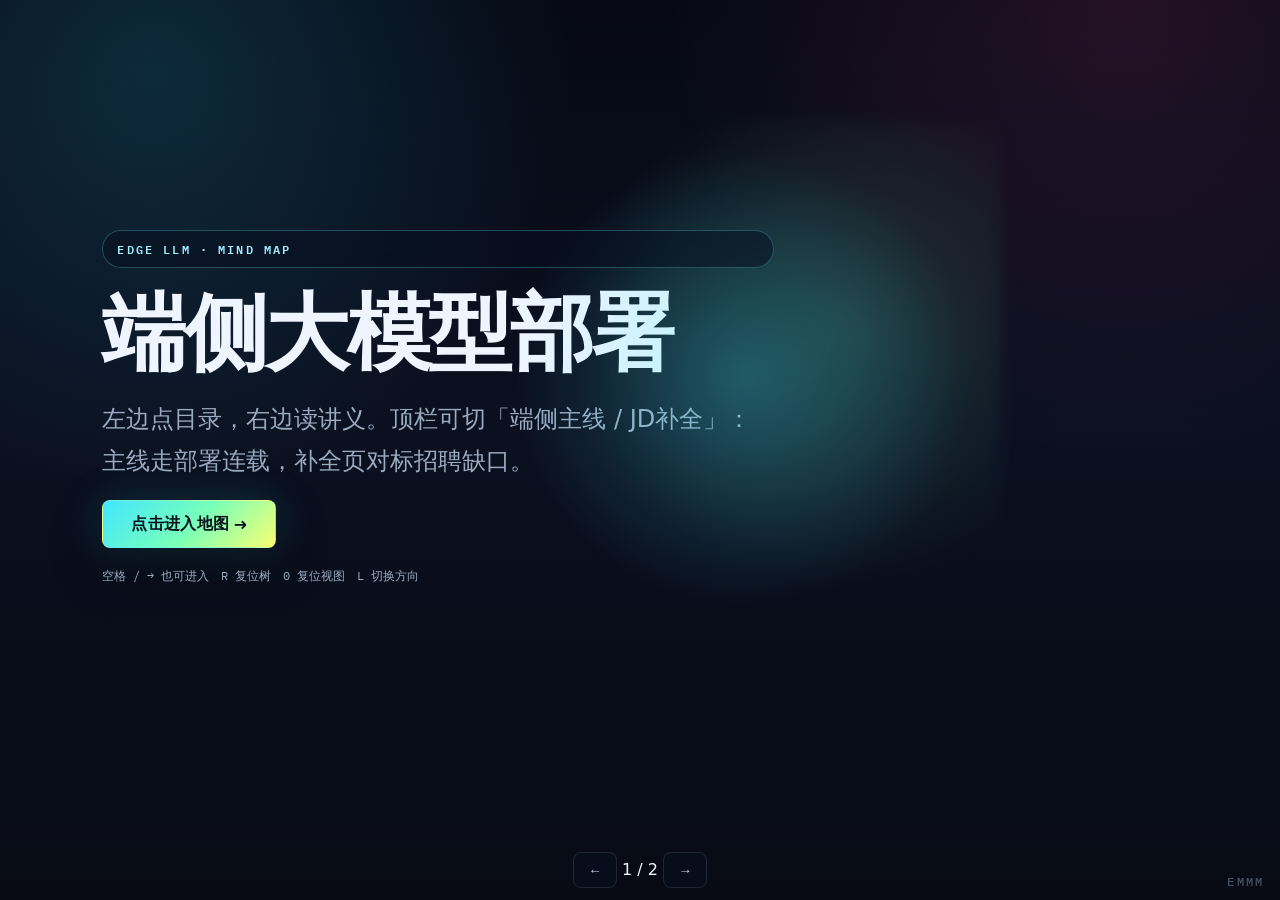
<file: index.html>
<!DOCTYPE html>
<html lang="zh-CN" class="fluid">
<head>
<meta charset="UTF-8" />
<meta name="viewport" content="width=device-width, initial-scale=1.0, viewport-fit=cover" />
<meta name="theme-color" content="#060914" />
<meta name="mobile-web-app-capable" content="yes" />
<title>端侧大模型部署 · 思维导图</title>
<link rel="preconnect" href="https://fonts.googleapis.com" />
<link rel="preconnect" href="https://fonts.gstatic.com" crossorigin />
<link href="https://fonts.googleapis.com/css2?family=IBM+Plex+Mono:wght@400;500;600&family=IBM+Plex+Sans+SC:wght@400;500;600;700&family=Space+Grotesk:wght@600;700&display=swap" rel="stylesheet" />
<style>
/* === THEME: Gallery Night (inspired by gpt-image2.canghe.ai) === */
:root {
    --stage-bg: #060914;
    --slide-bg: #060914;
    --bg-primary: #060914;
    --grid-line: rgba(103, 232, 249, 0.04);
    --accent: #42e6ff;
    --accent-bright: #9eeeff;
    --accent-dim: rgba(103, 232, 249, 0.28);
    --accent-glow: rgba(47, 211, 255, 0.22);
    --accent-mint: #78ffb9;
    --key-1: #ffd1a8;
    --key-2: #ff78ad;
    --key-1-bg: rgba(255, 209, 168, 0.12);
    --key-2-bg: rgba(255, 120, 173, 0.13);
    --bridge: #8ef6ff;
    --text-primary: #eef5ff;
    --text-muted: #9aaac0;
    --text-leaf: #c9d8ef;
    --node-bg: rgba(9, 15, 32, 0.72);
    --node-active: rgba(103, 232, 249, 0.12);
    --glass: rgba(9, 15, 32, 0.68);
    --glass-border: rgba(255, 255, 255, 0.1);
    --danger: #9eeeff;
    --font-display: "Space Grotesk", "IBM Plex Sans SC", sans-serif;
    --font-body: "IBM Plex Sans SC", "Noto Sans SC", ui-sans-serif, system-ui, sans-serif;
    --font-mono: "IBM Plex Mono", ui-monospace, monospace;
    --fs-root: 28px;
    --fs-chapter: 16px;
    --fs-topic: 15px;
    --fs-term: 14px;
    --fs-label: 12px;
    --fs-detail-title: 22px;
    --reader-w: 520px;
    --fs-detail-body: 17.5px;
    --radius: 12px;
    --radius-sm: 8px;
    --col-gap: 18px;
    --node-gap: 8px;
    --node-inactive-opacity: 0.78;
    --ease-out-expo: cubic-bezier(0.16, 1, 0.3, 1);
    --duration-normal: 0.45s;
}

* { margin: 0; padding: 0; box-sizing: border-box; }

/* ===========================================
   FIXED 16:9 STAGE: MANDATORY BASE STYLES
   Include this ENTIRE file in every presentation.
   Slides are authored at 1920×1080 and scaled as a whole.
   =========================================== */

/* 1. Lock the browser viewport */
html,
body {
    width: 100%;
    height: 100%;
    margin: 0;
    overflow: hidden;
    background: var(--stage-bg, #000);
    font-family: var(--font-body);
    color: var(--text-primary);
    -webkit-font-smoothing: antialiased;
    text-rendering: optimizeLegibility;
}

/* 2. Full-window deck viewport */
.deck-viewport {
    position: fixed;
    inset: 0;
    overflow: hidden;
    background: var(--stage-bg, #000);
}

/* 3. Fixed 16:9 design canvas.
   JavaScript sets transform: translate(...) scale(...). */
.deck-stage {
    position: absolute;
    left: 0;
    top: 0;
    width: 1920px;
    height: 1080px;
    overflow: hidden;
    transform-origin: 0 0;
    background: var(--slide-bg, #fff);
}

/* 4. Slides stack inside the fixed stage.
   Content must be laid out at 1920×1080, not reflowed per device. */
.slide {
    position: absolute;
    inset: 0;
    width: 1920px;
    height: 1080px;
    overflow: hidden;
    display: block;
    visibility: hidden;
    opacity: 0;
    pointer-events: none;
    background: var(--slide-bg, #fff);
}

.slide.active,
.slide.visible {
    visibility: visible;
    opacity: 1;
    pointer-events: auto;
    z-index: 1;
}

/* 5. Keep media inside authored slide bounds */
img,
video,
canvas,
svg {
    max-width: 100%;
    max-height: 100%;
}

/* 6. Presentation chrome stays outside the slide design system */
.deck-controls {
    position: fixed;
    left: 50%;
    bottom: 22px;
    transform: translateX(-50%);
    z-index: 1000;
}

/* 7. Print one fixed-size slide per page */
@media print {
    html,
    body {
        width: 1920px;
        height: auto;
        overflow: visible;
        background: #fff;
    }

    .deck-viewport {
        position: static;
        overflow: visible;
        background: #fff;
    }

    .deck-stage {
        position: static;
        width: auto;
        height: auto;
        transform: none !important;
        background: none;
    }

    .slide {
        position: relative;
        display: block !important;
        visibility: visible !important;
        opacity: 1 !important;
        pointer-events: auto !important;
        width: 1920px;
        height: 1080px;
        break-after: page;
        page-break-after: always;
    }

    .slide:last-child {
        break-after: auto;
        page-break-after: auto;
    }

    .deck-controls {
        display: none !important;
    }
}

/* 8. Reduced motion */
@media (prefers-reduced-motion: reduce) {
    *,
    *::before,
    *::after {
        animation-duration: 0.01ms !important;
        transition-duration: 0.2s !important;
    }
}

/* === GRID STAGE === */
.slide {
    font-family: var(--font-body);
    color: var(--text-primary);
    background-color: var(--bg-primary);
    background-image:
        radial-gradient(circle at 12% 8%, rgba(47, 211, 255, 0.16), transparent 420px),
        radial-gradient(circle at 88% 0%, rgba(255, 73, 167, 0.12), transparent 460px),
        linear-gradient(180deg, #060914 0%, #0b1020 48%, #080b14 100%),
        linear-gradient(var(--grid-line) 1px, transparent 1px),
        linear-gradient(90deg, var(--grid-line) 1px, transparent 1px);
    background-size: auto, auto, auto, 56px 56px, 56px 56px;
}

.reveal {
    opacity: 0;
    transform: translateY(24px);
    transition: opacity var(--duration-normal) var(--ease-out-expo),
                transform var(--duration-normal) var(--ease-out-expo);
}
.slide.visible .reveal { opacity: 1; transform: none; }
.slide.visible .reveal:nth-child(1) { transition-delay: 0.05s; }
.slide.visible .reveal:nth-child(2) { transition-delay: 0.14s; }
.slide.visible .reveal:nth-child(3) { transition-delay: 0.24s; }
.slide.visible .reveal:nth-child(4) { transition-delay: 0.34s; }

/* === TITLE SLIDE === */
.title-slide .glow {
    position: absolute;
    width: 720px; height: 720px;
    left: 58%; top: 42%;
    transform: translate(-50%, -50%);
    background:
        radial-gradient(circle, rgba(66, 230, 255, 0.28), transparent 62%),
        radial-gradient(circle at 70% 40%, rgba(120, 255, 185, 0.16), transparent 55%);
    pointer-events: none;
    filter: blur(8px);
}
.title-kicker {
    position: absolute; left: 88px; top: 88px;
    display: inline-flex; align-items: center; gap: 8px;
    font-family: var(--font-mono);
    letter-spacing: 0.18em; font-size: 12px; font-weight: 600;
    color: var(--accent-bright);
    padding: 8px 14px;
    border-radius: 999px;
    border: 1px solid rgba(103, 232, 249, 0.28);
    background: rgba(9, 15, 32, 0.55);
    backdrop-filter: blur(10px);
}
.title-slide h1 {
    position: absolute; left: 88px; top: 280px;
    font-family: var(--font-display); font-weight: 700;
    font-size: 92px; line-height: 1.08; letter-spacing: -0.03em;
    max-width: 1100px;
    color: var(--text-primary);
}
.title-lead {
    position: absolute; left: 88px; top: 540px;
    font-family: var(--font-body); font-weight: 400;
    font-size: 22px; color: var(--text-muted);
    max-width: 720px; line-height: 1.75;
}
.enter-btn {
    position: absolute; left: 88px; bottom: 156px;
    border: 1px solid rgba(255, 255, 255, 0.14);
    background: linear-gradient(135deg, #42e6ff, #78ffb9 52%, #f9ff72);
    color: #04121d;
    font: 800 16px/1 var(--font-display);
    padding: 16px 28px; cursor: pointer; letter-spacing: 0.02em;
    border-radius: var(--radius-sm);
    box-shadow: 0 18px 50px rgba(0, 0, 0, 0.35), 0 0 40px rgba(57, 232, 255, 0.18);
    transition: transform 0.2s ease, filter 0.2s ease;
}
.enter-btn:hover { filter: brightness(1.06); transform: translateY(-1px); }
.title-hint {
    position: absolute; right: 88px; bottom: 96px;
    font-family: var(--font-mono);
    font-size: 12px; line-height: 1.65;
    color: var(--text-muted); max-width: 420px; text-align: right;
    opacity: 0.85;
}

/* === MAP SLIDE — reading-first === */
.map-top {
    position: absolute; left: 36px; right: 36px; top: 14px; height: 52px;
    display: flex; align-items: center; gap: 10px; z-index: 6;
}
.map-top h2 {
    flex: 0 0 auto;
    font-family: var(--font-display); font-size: 24px; font-weight: 800;
    letter-spacing: -0.01em; margin-right: 10px; color: var(--text-primary);
}
.crumb {
    flex: 1 1 auto; min-width: 0;
    font-family: var(--font-body); font-size: 14px; font-weight: 400;
    color: var(--text-muted); line-height: 1.4;
    white-space: nowrap; overflow: hidden; text-overflow: ellipsis;
    margin-right: 8px;
}
.tool {
    flex: 0 0 auto; white-space: nowrap;
    border: 1px solid var(--glass-border); background: var(--glass);
    color: var(--text-leaf); font: 500 12px/1 var(--font-mono);
    padding: 8px 12px; cursor: pointer;
    border-radius: var(--radius-sm);
    backdrop-filter: blur(8px);
    transition: border-color 0.2s ease, color 0.2s ease, background 0.2s ease;
}
.tool.on, .tool:hover {
    border-color: rgba(103, 232, 249, 0.55);
    color: var(--accent-bright);
    background: rgba(103, 232, 249, 0.1);
}

.map-hint {
    position: absolute; left: 36px; right: 36px; top: 66px;
    font-family: var(--font-mono); font-size: 12px; font-weight: 400;
    color: var(--text-muted); letter-spacing: 0.03em; line-height: 1.4;
    opacity: 0.92; pointer-events: none; z-index: 6;
}

.map-legend {
    flex: 0 0 auto;
    display: flex; align-items: center; gap: 8px;
    font-family: var(--font-mono); font-size: 11px;
    color: var(--text-muted); white-space: nowrap; margin-right: 4px;
}
.map-legend .dot {
    display: inline-block; width: 8px; height: 8px; border-radius: 50%;
    margin-right: 3px; vertical-align: middle; background: var(--accent);
}
.map-legend .dot.key1 { background: var(--key-1); }
.map-legend .dot.key2 { background: var(--key-2); }

/* Left browser + splitter + right reader */
.map-workspace {
    position: absolute; left: 0; top: 90px; right: 0; bottom: 0;
    display: grid;
    grid-template-columns: minmax(280px, 1fr) 8px var(--reader-w, 520px);
    gap: 0;
    overflow: hidden;
    background: transparent;
}
.map-workspace.is-resizing {
    cursor: col-resize;
    user-select: none;
}
.map-workspace.is-resizing * { cursor: col-resize !important; }
.split-handle {
    position: relative;
    z-index: 4;
    width: 8px;
    margin: 0 -1px;
    cursor: col-resize;
    touch-action: none;
    background: transparent;
    border: none;
    padding: 0;
    align-self: stretch;
}
.split-handle::before {
    content: "";
    position: absolute;
    top: 0; bottom: 0; left: 50%;
    width: 1px;
    transform: translateX(-50%);
    background: rgba(103, 232, 249, 0.22);
    transition: background 0.15s ease, box-shadow 0.15s ease, width 0.15s ease;
}
.split-handle:hover::before,
.split-handle.is-dragging::before,
.map-workspace.is-resizing .split-handle::before {
    width: 2px;
    background: var(--accent-bright);
    box-shadow: 0 0 12px rgba(66, 230, 255, 0.35);
}
.split-handle::after {
    content: "";
    position: absolute;
    top: 50%; left: 50%;
    width: 3px; height: 36px;
    transform: translate(-50%, -50%);
    border-radius: 2px;
    background: rgba(103, 232, 249, 0.4);
    opacity: 0;
    transition: opacity 0.15s ease;
}
.split-handle:hover::after,
.split-handle.is-dragging::after {
    opacity: 1;
}
.map-board {
    position: relative;
    overflow: auto;
    cursor: default;
    touch-action: pan-x pan-y;
    user-select: none;
    padding: 10px 16px 28px 36px;
    scrollbar-width: thin;
    scrollbar-color: var(--accent-dim) transparent;
    overscroll-behavior: contain;
    min-width: 0;
}
.map-board.space-pan { cursor: grab; }
.map-board.is-panning { cursor: grabbing; }
.map-board svg { max-width: none; max-height: none; }

#mapCanvas {
    position: relative;
    left: 0; top: 0;
    min-width: 100%;
    min-height: 100%;
    transform-origin: 0 0;
}
#wires {
    position: absolute; inset: 0; width: 100%; height: 100%;
    pointer-events: none; overflow: visible; opacity: 0.45;
}
.cols {
    position: relative; left: 0; top: 4px;
    display: flex; flex-direction: row; gap: var(--col-gap); align-items: flex-start;
    width: max-content;
    min-width: calc(100% - 20px);
    height: auto;
    overflow: visible;
    padding-bottom: 16px;
}
.cols.ttb {
    flex-direction: column; gap: 14px;
    width: calc(100% - 20px);
}
.col {
    flex: 0 0 auto; min-width: 220px;
    display: none; flex-direction: column; gap: 8px;
    opacity: 0; pointer-events: none;
    transform: translateX(-14px);
    transition: opacity 0.32s var(--ease-out-expo), transform 0.32s var(--ease-out-expo);
}
.col.show {
    display: flex; opacity: 1; pointer-events: auto; transform: none;
}
#col0.show { width: 250px; min-width: 250px; max-width: 250px; }
#col1.show { width: 292px; min-width: 292px; max-width: 292px; }
#col2.show { width: 292px; min-width: 292px; max-width: 292px; }
#col3.show { width: 400px; min-width: 400px; max-width: 420px; }
.cols.ttb #col0.show,
.cols.ttb #col1.show,
.cols.ttb #col2.show,
.cols.ttb #col3.show { width: 100%; min-width: 0; max-width: none; }
.cols.ttb .col {
    transform: translateY(-10px);
    flex-direction: row; flex-wrap: wrap; align-content: flex-start;
}
.cols.ttb .col.show { transform: none; }

.col-label {
    font-family: var(--font-mono);
    font-size: var(--fs-label); font-weight: 500;
    letter-spacing: 0.1em; color: var(--accent-bright);
    min-height: 18px; flex: 0 0 auto;
    opacity: 0.88; line-height: 1.35; margin-bottom: 2px;
}

/* Directory cards: title only */
.node {
    border: 1px solid var(--glass-border);
    background: var(--node-bg);
    color: var(--text-leaf);
    font-family: var(--font-body);
    font-size: var(--fs-topic); font-weight: 500; line-height: 1.4;
    padding: 11px 28px 11px 14px;
    cursor: pointer;
    text-align: left;
    width: 100%;
    position: relative;
    border-radius: var(--radius-sm);
    backdrop-filter: blur(6px);
    transition: border-color 0.15s ease, background 0.15s ease, opacity 0.2s ease, box-shadow 0.2s ease;
    word-break: break-word;
    box-shadow: none;
}
.col.show .node:not(.active):not(.root-node) { opacity: var(--node-inactive-opacity); }
.cols.ttb .node { width: auto; min-width: 190px; max-width: 320px; }
.node:hover {
    border-color: rgba(103, 232, 249, 0.45);
    opacity: 1;
    box-shadow: 0 8px 28px rgba(0, 0, 0, 0.22);
}
.node.active {
    opacity: 1;
    background: var(--node-active);
    border-color: rgba(103, 232, 249, 0.62);
    color: var(--text-primary);
    font-weight: 600;
    box-shadow: inset 0 0 0 1px rgba(103, 232, 249, 0.16), 0 10px 30px rgba(0, 0, 0, 0.25);
}
.node.key-1 {
    border-color: rgba(251, 191, 36, 0.45);
    border-left: 3px solid var(--key-1);
}
.node.key-2 {
    border-color: rgba(251, 113, 133, 0.45);
    border-left: 3px solid var(--key-2);
}
.node.key-1:hover { border-color: var(--key-1); }
.node.key-2:hover { border-color: var(--key-2); }
.node.key-1.active {
    background: var(--key-1-bg);
    border-color: var(--key-1);
    color: #fffbeb;
}
.node.key-2.active {
    background: var(--key-2-bg);
    border-color: var(--key-2);
    color: #fff1f2;
}
.node.key-1::before,
.node.key-2::before {
    position: absolute; top: 4px; left: 8px;
    font-family: var(--font-mono);
    font-size: 9px; font-weight: 600; line-height: 1;
    letter-spacing: 0.04em; pointer-events: none; opacity: 0.85;
}
.node.key-1::before { content: "重点"; color: var(--key-1); }
.node.key-2::before { content: "核心"; color: var(--key-2); }
.node.key-1, .node.key-2 { padding-top: 16px; }

.node.root-node {
    font-family: var(--font-display); font-weight: 700;
    font-size: 20px; line-height: 1.28;
    padding: 18px 14px; text-align: center; min-height: 88px;
    display: flex; flex-direction: column; align-items: center; justify-content: center;
    border-radius: var(--radius);
    border-color: rgba(103, 232, 249, 0.35);
    box-shadow: 0 12px 40px rgba(0, 0, 0, 0.28);
}
.node.root-node .sub {
    display: block !important;
    margin-top: 8px;
    font-family: var(--font-mono);
    font-size: 11px; font-weight: 400;
    color: var(--text-muted); line-height: 1.4;
}
.node .sub { display: none; }

#list1 .node {
    font-size: var(--fs-chapter); font-weight: 600;
    padding: 10px 28px 10px 12px;
}
#list2 .node {
    font-size: var(--fs-topic); font-weight: 500;
    padding: 9px 28px 9px 12px;
}
#list3 .node {
    font-size: var(--fs-term); font-weight: 400;
    padding: 9px 12px;
    display: block;
    white-space: nowrap; overflow: hidden; text-overflow: ellipsis;
}
#list1 .node.key-1, #list1 .node.key-2,
#list2 .node.key-1, #list2 .node.key-2,
#list3 .node.key-1, #list3 .node.key-2 { padding-top: 16px; }

#list1, #list2, #list3 {
    max-height: calc(1080px - 220px);
    overflow-y: auto; overflow-x: hidden;
    padding-right: 4px;
    scrollbar-width: thin;
    scrollbar-color: var(--accent-dim) transparent;
    overscroll-behavior: contain;
}
.node.has-kids::after {
    content: "▸";
    position: absolute; right: 10px; top: 50%;
    transform: translateY(-50%);
    color: var(--accent-bright); font-size: 11px;
    font-family: var(--font-mono); opacity: 0.75;
}
.cols.ttb .node.has-kids::after { content: "▾"; top: 10px; transform: none; }
.node, .pager, .tool { cursor: pointer; }
.list {
    display: flex; flex-direction: column; gap: var(--node-gap);
    flex: 0 0 auto; overflow: visible;
}
.cols.ttb .list { flex-direction: row; flex-wrap: wrap; width: 100%; gap: 8px; }
.l3-grid, .l3-grid {
    display: grid; grid-template-columns: 1fr 1fr; gap: var(--node-gap);
}
.cols.ttb .l3-grid { grid-template-columns: repeat(3, 1fr); width: 100%; }

/* Reader — primary reading surface */
.reader {
    border-left: 1px solid rgba(255, 255, 255, 0.06);
    background:
        linear-gradient(180deg, rgba(11, 16, 32, 0.92) 0%, rgba(7, 12, 26, 0.96) 100%);
    padding: 22px 28px 28px;
    overflow: hidden;
    display: flex; flex-direction: column;
    min-width: 0;
    backdrop-filter: blur(12px);
}
.reader-label {
    font-family: var(--font-mono);
    font-size: 11px; font-weight: 600;
    letter-spacing: 0.14em;
    color: var(--accent-bright);
    margin-bottom: 14px;
    opacity: 0.92;
    flex: 0 0 auto;
}
.detail {
    border: none; background: transparent; padding: 0;
    min-height: 0; max-height: none; max-width: 100%;
    overflow-y: auto; overscroll-behavior: contain;
    flex: 1 1 auto;
    scrollbar-width: thin;
    scrollbar-color: rgba(103, 232, 249, 0.35) transparent;
}
.detail h3 {
    font-family: var(--font-display);
    font-size: var(--fs-detail-title); font-weight: 700;
    line-height: 1.35; margin-bottom: 16px;
    color: var(--text-primary);
    letter-spacing: -0.02em;
}
.detail > p {
    font-family: var(--font-body);
    font-size: var(--fs-detail-body);
    line-height: 1.9; color: var(--text-leaf);
    max-width: 38em;
}
.explain-block { margin-top: 0; max-width: 38em; }
.explain-block strong {
    color: #ffe1a8;
    font-weight: 600;
}
.key-badge {
    display: inline-block;
    font-family: var(--font-mono);
    font-size: 11px;
    font-weight: 600;
    letter-spacing: 0.12em;
    padding: 3px 10px;
    border-radius: 999px;
    margin-bottom: 12px;
}
.key-badge.key-1 {
    color: var(--key-1);
    background: var(--key-1-bg);
    border: 1px solid rgba(255, 209, 168, 0.35);
}
.key-badge.key-2 {
    color: var(--key-2);
    background: var(--key-2-bg);
    border: 1px solid rgba(255, 120, 173, 0.35);
}
.explain-label {
    font-family: var(--font-mono);
    font-size: 11px; font-weight: 600;
    letter-spacing: 0.12em;
    color: var(--accent-bright);
    margin: 26px 0 12px;
    padding-bottom: 8px;
    border-bottom: 1px solid rgba(103, 232, 249, 0.16);
}
.explain-label:first-child { margin-top: 0; }
.explain-label.explain-bridge {
    color: var(--bridge);
    border-bottom-color: rgba(103, 232, 249, 0.22);
}
.explain-block p {
    margin: 0 0 1.55em;
    font-family: var(--font-body);
    font-size: var(--fs-detail-body);
    line-height: 1.9;
    color: var(--text-leaf);
}
.explain-block p:last-child {
    margin-bottom: 0;
}
.explain-block .bridge-text {
    color: #b7f6ff;
    margin-top: 18px;
    padding-top: 14px;
    border-top: 1px solid rgba(103, 232, 249, 0.18);
}
.explain-block .meta-line {
    margin-top: 22px;
    font-family: var(--font-mono);
    font-size: 12px;
    color: var(--text-muted);
    line-height: 1.5;
}
.pager {
    display: flex; gap: 8px; align-items: center;
    font-family: var(--font-mono);
    font-size: 12px; color: var(--text-muted);
    margin-top: 4px;
}


.node.key-1 { border-color: rgba(251, 191, 36, 0.45); border-left: 3px solid var(--key-1); }
.node.key-2 { border-color: rgba(251, 113, 133, 0.45); border-left: 3px solid var(--key-2); }
.node.key-1:hover { border-color: var(--key-1); }
.node.key-2:hover { border-color: var(--key-2); }
.node.key-1.active { background: var(--key-1-bg); border-color: var(--key-1); color: #fffbeb; }
.node.key-2.active { background: var(--key-2-bg); border-color: var(--key-2); color: #fff1f2; }
.node.key-1::before, .node.key-2::before {
    position: absolute; top: 4px; left: 8px;
    font-family: var(--font-mono); font-size: 9px; font-weight: 600; line-height: 1;
    letter-spacing: 0.04em; pointer-events: none; opacity: 0.85;
}
.node.key-1::before { content: "重点"; color: var(--key-1); }
.node.key-2::before { content: "核心"; color: var(--key-2); }
.node.key-1, .node.key-2 { padding-top: 16px; }
#list1 .node.key-1, #list1 .node.key-2,
#list2 .node.key-1, #list2 .node.key-2,
#list3 .node.key-1, #list3 .node.key-2 { padding-top: 16px; }
.node.has-kids::after {
    content: "▸";
    position: absolute; right: 10px; top: 50%;
    transform: translateY(-50%);
    color: var(--accent-bright); font-size: 11px;
    font-family: var(--font-mono); opacity: 0.75;
}
.l3-grid {
    display: grid; grid-template-columns: 1fr 1fr; gap: var(--node-gap);
}

/* === Curriculum tabs === */
.curr-tabs {
    flex: 0 0 auto;
    display: inline-flex;
    gap: 0;
    margin-right: 10px;
    border: 1px solid var(--glass-border);
    background: var(--glass);
    border-radius: var(--radius-sm);
    overflow: hidden;
    backdrop-filter: blur(8px);
}
.curr-tab {
    border: 0;
    background: transparent;
    color: var(--text-muted);
    font: 600 12px/1 var(--font-mono);
    padding: 8px 14px;
    cursor: pointer;
    letter-spacing: 0.02em;
}
.curr-tab.on {
    color: #04121d;
    background: linear-gradient(135deg, #42e6ff, #78ffb9 70%);
}
.curr-tab:hover:not(.on) { color: var(--accent-bright); }

.emmm {
    position: fixed;
    right: 16px;
    bottom: 12px;
    z-index: 40;
    color: rgba(154, 170, 192, 0.45);
    font: 500 12px/1 var(--font-mono);
    letter-spacing: 0.18em;
    text-decoration: none;
    user-select: none;
}
.emmm:hover { color: rgba(158, 238, 255, 0.85); }

.pane-tabs { display: none; }
.tool.pane-tab { min-height: 36px; }

/* Fluid layout: fill the real window instead of scaling a 1920×1080 canvas */
html.fluid, html.fluid body {
    overflow: hidden;
    height: 100%;
    height: 100dvh;
}
html.fluid .deck-viewport {
    position: fixed;
    inset: 0;
}
html.fluid .deck-stage {
    position: relative;
    width: 100% !important;
    height: 100% !important;
    transform: none !important;
    overflow: hidden;
}
html.fluid .slide {
    width: 100% !important;
    height: 100% !important;
    min-height: 0;
}
html.fluid .title-slide {
    display: flex;
    flex-direction: column;
    justify-content: center;
    padding: max(24px, env(safe-area-inset-top)) 8vw 12vh;
    gap: 18px;
}
html.fluid .title-slide .glow {
    width: min(90vw, 520px);
    height: min(90vw, 520px);
    top: 42%;
}
html.fluid .title-kicker,
html.fluid .title-slide h1,
html.fluid .title-lead,
html.fluid .enter-btn,
html.fluid .title-hint {
    position: static;
    max-width: 42rem;
    text-align: left;
}
html.fluid .title-slide h1 {
    font-size: clamp(36px, 8vw, 84px);
    line-height: 1.12;
}
html.fluid .title-lead { font-size: clamp(16px, 2.4vw, 24px); }
html.fluid .enter-btn {
    align-self: flex-start;
    min-height: 48px;
    padding: 14px 28px;
}
html.fluid .title-hint { font-size: 12px; max-width: 28rem; }
html.fluid #mapSlide {
    display: flex;
    flex-direction: column;
    overflow: hidden;
}
html.fluid .map-top {
    position: relative;
    left: auto; right: auto; top: auto;
    height: auto;
    flex-wrap: wrap;
    padding: 10px 16px;
    padding-top: max(10px, env(safe-area-inset-top));
    gap: 8px;
    width: 100%;
}
html.fluid .map-hint {
    position: relative;
    left: auto; right: auto; top: auto;
    padding: 0 16px 8px;
}
html.fluid .reader { min-height: 0; }
html.fluid .deck-controls {
    bottom: max(12px, env(safe-area-inset-bottom));
}
html.fluid .deck-controls button {
    min-width: 44px;
    min-height: 36px;
    background: var(--glass);
    color: var(--text-leaf);
    border: 1px solid var(--glass-border);
    border-radius: var(--radius-sm);
    backdrop-filter: blur(8px);
}

@media (max-width: 900px) {
    html.fluid .title-slide {
        justify-content: flex-start;
        overflow: auto;
        padding-top: 18vh;
    }
    html.fluid .title-slide h1 { font-size: clamp(28px, 11vw, 48px); }
    html.fluid .title-lead { font-size: 15px; }
    html.fluid .map-legend,
    html.fluid #btnLtr,
    html.fluid #btnTtb,
    html.fluid #btnView,
    html.fluid .map-hint { display: none; }
    html.fluid .pane-tabs {
        display: inline-flex;
        gap: 0;
        border: 1px solid var(--accent-dim);
        margin-left: auto;
    }
    html.fluid .map-top h2 { font-size: 18px; margin-right: 4px; }
    html.fluid .map-workspace {
        display: flex;
        flex-direction: column;
        grid-template-columns: none;
    }
    html.fluid .split-handle { display: none !important; }
    html.fluid .map-board {
        flex: 1 1 auto;
        min-height: 0;
        padding: 8px 12px 16px;
    }
    html.fluid .reader {
        flex: 1 1 auto;
        min-height: 0;
        border-top: 1px solid rgba(103, 232, 249, 0.22);
        padding-bottom: env(safe-area-inset-bottom);
    }
    html.fluid body.pane-tree .reader { display: none; }
    html.fluid body.pane-read .map-board { display: none; }
    html.fluid body.pane-read .split-handle { display: none; }
    html.fluid #col0.show,
    html.fluid #col1.show,
    html.fluid #col2.show,
    html.fluid #col3.show {
        width: 100%;
        min-width: 0;
        max-width: none;
    }
    html.fluid .cols {
        flex-direction: column;
        width: 100%;
        min-width: 0;
        gap: 12px;
    }
    html.fluid .cols.ttb .list,
    html.fluid .list {
        flex-direction: column;
        flex-wrap: nowrap;
        width: 100%;
    }
    html.fluid .cols.ttb .col,
    html.fluid .col.show {
        flex-direction: column;
        flex-wrap: nowrap;
        width: 100%;
        max-width: none;
        min-width: 0;
    }
    html.fluid .node {
        min-height: 44px;
        font-size: 15px;
        padding: 10px 12px;
        width: 100%;
        max-width: none;
        text-align: left;
    }
    html.fluid .map-top .curr-tabs { margin-right: auto; }
    html.fluid #btnReset { margin-left: 0; }
    html.fluid .crumb { display: none; }
    html.fluid .explain-block p,
    html.fluid .detail > p {
        font-size: 16px;
        max-width: none;
    }
    html.fluid .deck-controls { display: none; }
}

@media (min-width: 901px) and (max-width: 1280px) {
    html.fluid .map-workspace {
        grid-template-columns: minmax(220px, 1fr) 8px minmax(280px, 38vw);
    }
    html.fluid #col0.show { width: 200px; min-width: 180px; max-width: 220px; }
    html.fluid #col1.show,
    html.fluid #col2.show { width: 240px; min-width: 200px; max-width: 280px; }
}

</style>
</head>
<body class="pane-tree">
<div class="deck-viewport">
  <main class="deck-stage" id="deckStage">

    <!-- SLIDE 0: TITLE -->
    <section class="slide title-slide active" data-slide="0">
      <div class="glow"></div>
      <div class="title-kicker reveal">EDGE LLM · MIND MAP</div>
      <h1 class="reveal">端侧大模型部署</h1>
      <p class="title-lead reveal">左边点目录，右边读讲义。顶栏可切「端侧主线 / JD补全」：主线走部署连载，补全页对标招聘缺口。</p>
      <button class="enter-btn reveal" id="enterMap" type="button">点击进入地图 →</button>
      <div class="title-hint reveal">空格 / → 也可进入　R 复位树　0 复位视图　L 切换方向</div>
    </section>

    <!-- SLIDE 1: MAP -->
    <section class="slide" data-slide="1" id="mapSlide">
      <div class="map-top">
        <h2>知识树</h2>
        <div class="curr-tabs" role="tablist" aria-label="课程页">
          <button class="curr-tab on" id="tabMain" type="button" role="tab" aria-selected="true">端侧主线</button>
          <button class="curr-tab" id="tabJd" type="button" role="tab" aria-selected="false">JD补全</button>
        </div>
        <div class="crumb" id="crumb">根节点</div>
        <div class="map-legend" aria-hidden="true">
          <span><i class="dot"></i>普通</span>
          <span>·</span>
          <span><i class="dot key1"></i>重点</span>
          <span>·</span>
          <span><i class="dot key2"></i>核心</span>
        </div>
        <button class="tool on" id="btnLtr" type="button">从左到右</button>
        <button class="tool" id="btnTtb" type="button">从上到下</button>
        <button class="tool" id="btnReset" type="button">复位树</button>
        <button class="tool" id="btnView" type="button" title="快捷键 0，或双击空白">复位视图</button>
        <div class="pane-tabs" role="tablist" aria-label="手机视图">
          <button class="tool pane-tab on" id="btnPaneTree" type="button">目录</button>
          <button class="tool pane-tab" id="btnPaneRead" type="button">讲义</button>
        </div>
      </div>
      <div class="map-hint">左侧点目录 · 列表内滚动 · 拖中间竖线调左右宽度 · 右侧读讲义</div>
      <div class="map-workspace">
      <div class="map-board" id="mapBoard">
        <div id="mapCanvas">
        <svg id="wires" viewBox="0 0 1920 988" preserveAspectRatio="none"></svg>
        <div class="cols" id="cols">
          <div class="col show" id="col0">
            <div class="col-label">根 · 总览</div>
            <button class="node root-node has-kids" id="rootNode" type="button" data-id="root" data-depth="0">端侧大模型部署<span class="sub">点开后按 1→2→3… 讲</span></button>
          </div>
          <div class="col" id="col1"><div class="col-label">章 · 1 2 3…</div><div class="list" id="list1"></div></div>
          <div class="col" id="col2"><div class="col-label">主题 · 1.1 1.2…</div><div class="list" id="list2"></div></div>
          <div class="col" id="col3">
            <div class="col-label">知识点 · 1.1.1…</div>
            <div class="l3-grid" id="list3"></div>
            <div class="pager" id="pager"></div>
          </div>
        </div>
        </div>
      </div>
      <button class="split-handle" id="splitHandle" type="button" aria-label="拖动调节左右宽度" title="拖动调节左右宽度"></button>
      <aside class="reader" aria-label="讲义">
        <div class="reader-label">讲义 · 是什么 / 作用</div>
        <div class="detail" id="detail">
          <h3>从左边开始</h3>
          <p>点根节点 → 选一章 → 选主题 → 选知识点。目录只负责导航，说明都在右侧阅读。</p>
        </div>
      </aside>
    </div>
    </section>

  </main>
</div>

<a class="emmm" href="finance/">EMMM</a>
<nav class="deck-controls" aria-label="slides">
  <button type="button" id="prevSlide">←</button>
  <span id="pageLabel">1 / 2</span>
  <button type="button" id="nextSlide">→</button>
</nav>

<script>
/* === TREE DATA === */
const TREE_MAIN = {"id":"root","t":"端侧大模型部署","d":"按岗位画像 → 能力分层 → 五层技能 → 面试考点展开。右侧讲义直接来自《端侧模型部署.md》原文。","kids":[{"id":"c1","t":"1 · 岗位画像：这个岗位到底在做什么？","d":"端侧 AI 模型/推理部署工程师（全栈/量产方向）的核心职责，可拆成六块。\n\n要求：C/C++/Python；PyTorch/ONNX；ARM/GPU/NPU 至少一类；懂体系结构/编译/OS；有端侧量产经验。\n\n加分：端侧 LLM/VLM 落地、手机/车机/IoT/机器人量产、芯片原厂/开源社区。\n\n一句话 JD：负责端侧 AI 模型轻量化、推理引擎与编译、硬件适配部署、性能功耗调优、评测工具链、端云协同与安全合规，推动模型在端侧量产落地。\n\n模型算法与轻量化：蒸馏、剪枝、量化/QAT、稀疏化、NAS、端侧微调；覆盖 LLM/VLM、KV Cache、投机解码、多模态。\n\n推理引擎与编译：Runtime、图优化、算子融合、自定义算子、内存复用、调度；ONNX/TFLite/MNN/TVM/TensorRT/llama.cpp 等。\n\n硬件适配与部署：CPU/GPU/NPU/DSP/ASIC，Android/iOS/Linux/RTOS/车机/IoT，芯片 SDK 与跨端兼容。\n\n性能/功耗/内存调优：时延、吞吐、内存、带宽、功耗、热、包体；Profiling、瓶颈定位、端到端优化。\n\n评测与工具链：精度/性能/功耗/稳定性/兼容性评测，Benchmark、自动化测试、回归、CI/CD。\n\n端云协同与工程化：端云分工、OTA、灰度、A/B、SDK/API、版本管理；安全隐私合规、数据闭环、产品 SLA 与量产。","kids":[],"w":"给学习路径一个章节锚点。","b":"","k":0},{"id":"c2","t":"2 · 能力分层图谱：从初级到专家的技术进阶","d":"分级画像是**能力栈累加**：初级先掌握什么，中级在初级全部能力之上再掌握什么，高级在中级全部能力之上再掌握什么。","kids":[{"id":"c2-1","t":"2.1 · 初级：能跑通","d":"初级掌握：\n\n编程 — 熟练掌握 C/C++ 或 Python，具备良好的数据结构与算法基础\n\n理论 — 理解 Transformer/LLM 基础原理及推理流程，熟悉 Attention、KV Cache、Prefill/Decode\n\n框架 — 熟悉至少一种推理框架（TensorRT、MNN、ONNX Runtime 等），有模型转换、真机部署与功能调试实践\n\n约束意识 — 了解端侧功耗、内存、热、包体等基本约束\n\n合规意识 — 了解数据不出端、模型加密、隐私合规等基本概念\n\n特征 — 能独立完成模型转换、真机部署与基本功能调试；主要停留在调用转换脚本与工具链 API，尚未深入底层性能/精度根因定位\n\n起什么作用：定义入门基线，筛选“可培养”的端侧部署工程师。\n\n一句话：初级 = 能把模型在端侧跑起来。","kids":[],"w":"定义入门基线，筛选“可培养”的端侧部署工程师","b":"","k":0},{"id":"c2-2","t":"2.2 · 中级：在初级之上，能定位与优化","d":"中级在初级全部能力之上，再掌握：\n\n核心能力 — 独立完成模型适配、功能调试和底层性能问题定位；熟练使用 PyTorch，理解计算图、张量处理机制及算子实现\n\n量化 — 熟练 PTQ/QAT，熟悉 QNN SDK 等工具链（模型转换/量化/性能分析），能系统性排查量化精度劣化\n\n平台 — 有高通 8155/8295、地平线 BPU、NVIDIA Jetson 等至少一类平台实战经验，理解目标硬件架构约束\n\n调优 — 理解算子融合与布局优化原理，能定位“哪个 Pass 吃了我的精度/性能”；能把 Roofline 分析落地为优化方向选择\n\n端侧约束 — 能结合功耗、内存、热、带宽、包体约束做实际调优\n\n合规与闭环 — 能落地安全隐私合规要求，理解数据闭环与端侧反馈机制\n\n端侧 LLM/VLM — 能完成端侧 LLM/VLM 的基础部署与推理优化\n\n特征 — 从“会跑通”进入“会定位、会优化、会交付”\n\n起什么作用：定义团队主力标准，承上启下；既能独立交付，又能定位精度/性能根因，是端侧量产核心战力。\n\n一句话：中级 = 初级 + 能定位根因、能系统调优、能量产交付。","kids":[],"w":"定义团队主力标准，承上启下；既能独立交付，又能定位精度/性能根因，是端侧量产核心战力","b":"","k":0},{"id":"c2-3","t":"2.3 · 高级/专家：在中级之上，能定义与攻坚","d":"高级/专家在中级全部能力之上，再掌握：\n\n系统能力 — 精通“端-边缘-云”协同架构；具备编译器/运行时/算子库全栈优化能力\n\n架构能力 — 定义边缘智能技术战略与路线，定义推理 SLA 指标体系；主导从 0 到 1 的产品落地\n\n技术深度 — 能编写推理引擎优化 Pass 并论证等价性；能编写高性能 CUDA Kernel/Triton 算子、TensorRT Plugin、NPU 自定义算子，解决“最后一公里”问题\n\n端侧大模型专项 — 主导端侧 LLM/VLM 系统级优化，解决内存墙、带宽墙、功耗墙\n\n体系化能力 — 定义安全合规体系、数据闭环体系、端云协同与 OTA 迭代体系\n\n量产与战略 — 定义量产 SLA、跨设备兼容矩阵、团队技术战略与路线\n\n影响力 — 有开源项目贡献（vLLM/SGLang 等）、顶会论文（MLSys/ASPLOS/OSDI/NeurIPS）、专利布局者优先\n\n特征 — 从“会定位、会优化”进入“会定义、会攻坚、会引领”\n\n起什么作用：定义技术天花板和方向；负责战略、标准、难点攻坚与外部影响力，是团队技术领军角色。\n\n一句话：高级/专家 = 中级 + 能写 Pass/算子、能定架构、能带方向、能影响行业。","kids":[],"w":"定义技术天花板和方向；负责战略、标准、难点攻坚与外部影响力，是团队技术领军角色","b":"","k":0},{"id":"c2-4","t":"2.4 · 分水岭判据（递进累加版）","d":"初级：会调框架 API 和 trtexec 参数，能跑通、能调试。\n\n中级：在初级之上，理解融合与布局优化原理，能定位精度/性能根因，能结合功耗/内存/热/包体做调优。\n\n高级/专家：在中级之上，能写 Pass、写算子、论证等价性，能定义端云协同架构、SLA 体系和量产路线。\n\n是否内化“推理引擎即编译器”的心智模型，直接决定问题定位的深度。\n\n是否具备“端侧系统级权衡”能力，直接决定能否从工程师走向专家。\n\n一句话：初级会跑通 → 中级会定位和优化 → 高级会定义和攻坚。","kids":[],"w":"弄清「分水岭判据（递进累加版）」，排障和选型时才知道该动哪一环。","b":"","k":0}],"w":"给学习路径一个章节锚点。","b":"","k":0},{"id":"c3","t":"3 · 技能图谱总览：五层递进结构","d":"端侧推理优化有明确依赖链，但不是纯线性目录：\n\n**算什么 → 怎么变小/少算 → 怎么变快（软件侧）→ 怎么变快（硬件侧）→ 怎么落地/演进**\n\n建议按五层递进掌握，同时用「端侧约束 + 评测权衡」横切贯穿。\n\n第三层与第四层不是简单先后，而是软硬协同：编译栈要硬件感知，硬件能力要靠运行时和框架释放。推荐路径 **1 → 2 → 3/4 → 5**，横切评测始终贯穿；三四层可并行，但都依赖一二层基础。每学一层，都要回到真实端侧设备做 profiling 和权衡。\n\n一句话：端侧推理优化 = 在端侧约束下，用模型高效化 + 软硬协同 + 系统工程，逼近精度、延迟、内存、功耗的最优权衡。","kids":[{"id":"c3-1","t":"3.1 · 第一层 · 大模型推理原理（算什么）","d":"核心问题：模型到底在算什么，瓶颈在哪？\n\n关键知识：Transformer、Attention、FFN、自回归生成、prefill/decode、KV Cache、算力/访存、延迟/吞吐。\n\n掌握标志：能解释 decode 为什么常是 memory-bound，能估算 KV Cache 和单 token 成本。","kids":[],"w":"弄清「第一层 · 大模型推理原理（算什么）」，排障和选型时才知道该动哪一环。","b":"","k":0},{"id":"c3-2","t":"3.2 · 第二层 · 模型高效化与压缩量化（变小、少算、保精度）","d":"核心问题：如何在不显著掉精度的前提下，降低参数量、计算量和内存？\n\n关键知识：量化（PTQ/QAT、INT8/INT4、GPTQ/AWQ/SmoothQuant）、剪枝、稀疏、蒸馏、低秩分解、权重共享、MoE、结构优化。\n\n掌握标志：能针对端侧场景选择量化/压缩方案，并评估精度、延迟、内存、功耗的权衡。","kids":[],"w":"弄清「第二层 · 模型高效化与压缩量化（变小、少算、保精度）」，排障和选型时才知道该动哪一环。","b":"","k":0},{"id":"c3-3","t":"3.3 · 第三层 · 推理框架与 AI 编译栈（软件侧变快）","d":"核心问题：模型如何高效映射到设备并跑起来？\n\n关键知识：推理引擎（llama.cpp、MNN、NCNN、TFLite、ONNX Runtime、TensorRT、OpenVINO、ExecuTorch 等）、AI 编译（TVM、MLIR、IREE 等）、图优化、算子融合、内存规划、KV Cache 管理、连续批处理、投机解码、后端调度。\n\n掌握标志：能定位瓶颈在模型、框架、算子、内存还是调度。","kids":[],"w":"弄清「第三层 · 推理框架与 AI 编译栈（软件侧变快）」，排障和选型时才知道该动哪一环。","b":"","k":0},{"id":"c3-4","t":"3.4 · 第四层 · 硬件体系结构与性能方法论（硬件侧变快）","d":"核心问题：硬件凭什么快，为什么有时快不起来？\n\n关键知识：CPU/GPU/NPU/DSP、异构计算、内存层级、带宽、缓存、Roofline、算力利用率、功耗与热、算子硬件映射、量化指令、并行与流水线。\n\n掌握标志：能用 Roofline 判断 memory-bound/compute-bound，能解释 NPU 对某些算子不友好的原因。","kids":[],"w":"弄清「第四层 · 硬件体系结构与性能方法论（硬件侧变快）」，排障和选型时才知道该动哪一环。","b":"","k":0},{"id":"c3-5","t":"3.5 · 第五层 · 系统工程与前沿方向（落地与演进）","d":"核心问题：如何把端侧 AI 做成稳定、可更新、可运营的系统？\n\n关键知识：端侧部署、端云协同、模型更新、监控回归、安全隐私、合规、多模态、Agent、RAG、长上下文、个性化、联邦学习、端侧 LLM OS。\n\n掌握标志：能设计一个端侧 AI 功能从模型选型、优化、部署到监控迭代的闭环。","kids":[],"w":"弄清「第五层 · 系统工程与前沿方向（落地与演进）」，排障和选型时才知道该动哪一环。","b":"","k":0},{"id":"c3-6","t":"3.6 · 横切 · 端侧约束与评测权衡","d":"端侧约束：算力、内存、存储、带宽、功耗、发热、成本、隐私、时延。\n\n评测维度：精度、延迟、吞吐、内存、功耗、发热、成本、体验。\n\n方法：真实设备 profiling、基准测试、消融实验、A/B、回归测试。\n\n原则：端侧优化本质是多目标约束优化，没有免费午餐。","kids":[],"w":"弄清「横切 · 端侧约束与评测权衡」，排障和选型时才知道该动哪一环。","b":"","k":0}],"w":"给学习路径一个章节锚点。","b":"","k":0},{"id":"c4","t":"4 · 大模型推理核心优化技术","d":"这是2025年后新增的核心要求，JD中反复出现的关键词包括Transformer架构、KV Cache、Prefill/Decode分离、投机推理等。但JD只列关键词，实际工作与面试考察的是深层机制。","kids":[{"id":"c4-1","t":"4.1 · Transformer架构与KV Cache基础","d":"**Transformer架构** — 理解Attention机制（QKV计算、缩放因子）、FFN结构、位置编码\n\n**KV Cache** — 理解自回归解码时K/V的存储与复用机制，以及MQA/GQA等变体对Cache规模的压缩\n\n**Prefill/Decode分离** — 地平线要求\"构建UCP加速库并与vLLM等主流框架深度适配，优化KVCache复用与Prefill-Decode分离技术\"","kids":[],"w":"弄清「Transformer架构与KV Cache基础」，排障和选型时才知道该动哪一环。","b":"","k":0},{"id":"c4-2","t":"4.2 · KV Cache管理进阶","d":"PagedAttention：借鉴OS虚拟内存分页机制，将KV Cache按固定大小block（如16 slot）分页管理，逻辑连续、物理离散，近乎消除内部/外部碎片，显存利用率从~30%提升至90%+；block table实现逻辑→物理映射，支持copy-on-write，是Prefix Caching的基础设施。\n\nKV Cache量化：INT8 KV近乎无损，FP8（E4M3）在Hopper/新NPU上是甜点位；per-channel/per-head scale优于per-tensor；K比V对量化更敏感（K含RoPE旋转后的位置信息，幅度波动大）。\n\nMLA（Multi-head Latent Attention，DeepSeek）：将K/V投影到低秩latent（如512维），KV Cache只存latent向量+少量解耦RoPE的key，压缩比达~93%；推理时将上投影矩阵\"吸收\"进Wq/Wo，避免解压回显存。深层问题：RoPE对key做位置相关旋转，破坏了latent的低秩可吸收性，故需单独缓存\"解耦RoPE key\"。\n\n端侧KV预算计算（面试必考）：`KV字节 = 2 × layers × kv_heads × head_dim × dtype_size × seq_len × batch`。例：7B GQA模型（32层、8 KV头、128维、FP16）1条64K上下文≈1GB——在8GB端侧设备上，KV预算必须与权重、激活、系统驻留统筹排布。\n\nCPU offload/swap：以换页方式把冷block移到内存，代价是总线带宽成为新瓶颈。\n\n前沿趋势：KV分层存储（NPU→CPU→SSD，vLLM/SGLang prefix cache + LMCache路线）、FP4/2bit KV（KIVI）、原生稀疏注意力（NSA）直接砍掉Cache增长、端侧\"预算驱动\"的上下文截断策略。","kids":[],"w":"弄清「KV Cache管理进阶」，排障和选型时才知道该动哪一环。","b":"","k":0},{"id":"c4-3","t":"4.3 · 调度与批处理","d":"**Continuous Batching** — 在iteration级调度，每步完成后新请求立即插入、完成请求立即退出，比static batching吞吐提升数倍；调度器核心是slot管理与抢占策略\n\n**Chunked Prefill** — 将长prompt切成chunk与decode混排，消除\"prefill独占导致decode停顿\"的TPOT毛刺；chunk大小是TTFT与TPOT的权衡旋钮\n\n**CUDA Graph静态化** — decode阶段每步只算1 token，kernel launch开销（几十个kernel × μs级launch延迟）占比可达30%+；将整步decode capture成静态图一次launch，前提是形状静态——这是PagedAttention block数必须padding到固定值的原因。局限：动态shape需按shape bucket（batch=1/2/4/8）缓存多张graph或padding；动态控制流需编译期确定\n\n**P/D分离的端侧映射** — 单SoC上NPU负责decode、GPU/CPU协处理prefill，本质是算力/带宽特性错配的利用","kids":[],"w":"弄清「调度与批处理」，排障和选型时才知道该动哪一环。","b":"","k":0},{"id":"c4-4","t":"4.4 · 注意力与算子优化","d":"FlashAttention核心思想：tiling分块计算 + online softmax（running max/sum，无需先遍历整行）+ 中间结果全程驻留SRAM，把HBM访问从O(N²)降到O(N²·d/M)，显存从O(N²)降至O(N)——实现精确注意力的IO感知加速，也证明\"**融合可以改变算法复杂度**\"，是fused kernel设计的教科书案例。FA2优化并行度（seq维切分），FA3用Hopper TMA+WGMMA+异步softmax。\n\nPrefill/Decode二象性（必须能推导）：prefill批量处理prompt，GEMM大而饱满，compute-bound；decode逐token生成，每步只算1 token却要读全部权重，算术强度≈1 FLOP/byte，严重memory-bound——**decode优化=降字节（量化、投机解码）而非降FLOPs**。\n\n经典估算题：7B模型FP16、batch=1、600GB/s带宽 → 单步decode ≈ 14GB ÷ 600GB/s ≈ 23ms ≈ 43 tok/s。\n\nFlashDecoding：FA在decode（QLen=1）场景收益骤减（无O(N²)中间矩阵可省，瓶颈转为KV加载），需沿KV维切分并行。\n\nRoPE优化：预计算cos/sin表、与QKV投影算子融合（fused RoPE+GEMM）、NTK/YaRN外推时的频率重排。","kids":[],"w":"弄清「注意力与算子优化」，排障和选型时才知道该动哪一环。","b":"","k":0},{"id":"c4-5","t":"4.5 · 投机解码（Speculative Decoding）","d":"**范式** — 轻量draft模型/头连发k个候选token，target一次forward并行验证，接受前缀即一次产出多token；验证按target分布校正拒绝后的token，保证分布完全一致（无损）。\n\n**路线对比** — Medusa 在 target 模型加多个解码头+tree attention，零额外draft模型但头需微调；EAGLE/EAGLE-2 在 feature 层自回归draft，draft树每步基于target反馈重新构建，接受率显著高于token级draft，EAGLE-2引入上下文感知的动态draft树；MTP（Multi-Token Prediction）是 DeepSeek V3 原生，训练时即做多token预测，与主干共享表征，draft质量高，正在成为新模型标配（训练-推理协同设计）。\n\n**加速比** — ≈ `E[接受长度] / (1 + draft开销 + 验证开销比)`；接受率α=0.8、k=4时E[len]≈3.4，但draft串行自回归本身也耗时，实际加速2~3×为主流。关键结论：只在decode（memory-bound）下划算——target验证一次forward读一遍权重可验证k个token，字节摊薄；prefill投机毫无意义。batch增大时收益下降（大batch本身已摊薄权重读取，且验证造成负载不均）。\n\n深层考点：为什么验证k个token不违反因果性（tree attention mask）；拒绝后如何保证分布等价（从max(0, p_target−q_draft)重采样）。端侧趋势：draft常驻cache+target间歇唤醒的功耗友好模式、free speculative（n-gram/self-draft免额外模型）、接受率在线自适应。","kids":[],"w":"弄清「投机解码（Speculative Decoding）」，排障和选型时才知道该动哪一环。","b":"","k":0},{"id":"c4-6","t":"4.6 · MoE模型推理（2026重点）","d":"核心矛盾：激活稀疏（每token仅k/总专家数，如8/256）但权重必须全部可寻址——router的选择对每个token不可预知，显存占用是dense的数倍。服务端靠Expert Parallelism切多卡，端侧只能走Offload：专家权重驻留CPU内存/SSD，按router预测分层预取，命中率依赖热点专家倾斜的局部性。\n\nShared Expert：每token必经，承载通用知识，减少路由抖动。\n\n端侧挑战全览：内存墙（权重驻留）、router与专家GEMM的算子切换开销、batch内token路由分散导致专家GEMM变\"瘦矩阵\"（M极小、compute-bound劣化）、量化需按专家粒度做（expert-wise GPTQ/AWQ）。\n\nbatch=1时MoE的真实优势：带宽读取只涉及激活专家，若权重驻留内存则带宽收益真实存在。\n\n趋势：端侧原生小MoE（激活数百M~几B的edge MoE成为2026端侧标配路线）、专家量化+按热度LRU缓存（hot expert留NPU、cold expert留内存）、MTP×MoE×MLA三件套协同（DeepSeek范式被广泛复制）。","kids":[],"w":"弄清「MoE模型推理（2026重点）」，排障和选型时才知道该动哪一环。","b":"","k":0}],"w":"给学习路径一个章节锚点。","b":"","k":0},{"id":"c5","t":"5 · 模型压缩与量化","d":"","kids":[{"id":"c5-1","t":"5.1 · 基础技术栈","d":"技术；具体要求\nPTQ（训练后量化）；精通INT8/INT4量化流程，熟悉精度对齐方法\nQAT（量化感知训练）；理解伪量化节点插入、梯度缩放、STE（直通估计器）机制\n剪枝；结构化剪枝与非结构化剪枝，稀疏化加速\n知识蒸馏；大模型到小模型的能力迁移\n混合精度；FP16/INT8混合部署策略","kids":[],"w":"弄清「基础技术栈」，排障和选型时才知道该动哪一环。","b":"","k":0},{"id":"c5-2","t":"5.2 · 权重量化算法谱系（面试深水区）","d":"算法；核心思想；适用场景\nRTN；直接四舍五入映射，无误差补偿；INT8够用；≤4bit误差骤增\nGPTQ；基于Hessian的贪婪误差补偿——量化一个权重后，把误差\"分摊\"到同列未量化权重上（OBS/OBQ思想的批量加速版）；7B模型压到3bit仍可用\nAWQ；观察到约0.1%~1%的\"显著权重通道\"（激活outlier对应）需保护，通过per-channel缩放s在激活侧除以s、权重侧乘以s；不依赖反向传播，量化速度快、泛化性好\nSmoothQuant；将量化难度从激活迁移到权重（数学上等价的缩放变换），实现W8A8全量化推理；LLM INT8部署主力方案\nHQQ；免校准数据，半精度辅助变量直接求解最优投影；快速迭代，比GPTQ快数十倍\n\n**工程要点** — GPTQ的`group_size=128`+`act_order`对低bit精度影响极大；AWQ对校准分布敏感，domain不匹配时需自采校准集；3bit以下GPTQ/AWQ都会明显掉精度，需配合QAT或mixed-precision；GPTQ量化后务必逐层回测下游任务，不能只看perplexity。","kids":[],"w":"弄清「权重量化算法谱系（面试深水区）」，排障和选型时才知道该动哪一环。","b":"","k":0},{"id":"c5-3","t":"5.3 · 低比特格式前沿","d":"FP8：E4M3（精度优先，前向激活/权重）与E5M2（动态范围优先，梯度/FP8 KV）；E4M3在LayerNorm输出后易溢出，需插入动态per-tensor scale节点。\n\nMXFP4：基于Microscaling，每32个元素共享一个8bit block scale，硬件友好。\n\nNVFP4：E2M1数据+FP8 block scale+E4M3 per-tensor scale，是Blackwell上FP4的完整格式；原生FP4张量核心实测吞吐约FP8的2倍。\n\nW4A16 vs W4A8：W4A16（权重INT4、激活FP16）在batch=1自回归解码中收益最大（decode是memory-bound）；W4A8适合算力受限的端侧NPU，但激活低比特需SmoothQuant类处理outlier。**反直觉考点：W4A16在compute-bound的prefill阶段可能反而不如W8A8快**。\n\nGroup size经验值：32/64保精度，128是速度-精度平衡点；端侧NPU对INT4/FP4支持碎片化，ONNX算子转换前必须查target的量化规范。","kids":[],"w":"弄清「低比特格式前沿」，排障和选型时才知道该动哪一环。","b":"","k":0},{"id":"c5-4","t":"5.4 · 量化精度排查方法论（高级岗核心能力）","d":"激活outlier的本质：集中在固定通道（与attention sink、RMSNorm放缩、残差累加相关），呈系统性分布而非随机——这是per-channel/per-group比per-tensor有效的原因。\n\n标准排查流程：逐层量化+逐层恢复FP16对比（二分定位敏感层）→ 敏感层keep FP16（mixed-precision，通常<5%参数保高精度即可追平全FP16）→ 回测。\n\n敏感层清单：LayerNorm/RMSNorm紧邻的线性层输入、首尾几层transformer block、attention out projection（KV Cache入口）。\n\n校准集选择：128条是下限（快速验证），512条使scale统计稳定；**分布比数量更重要**，序列长度需覆盖目标场景；校准集含过长样本会使Hessian估计偏差。\n\n量化粒度选择：per-tensor（快、硬件支持最广）→ per-channel（权重量化默认）→ per-group（<8bit标配），需与硬件scale计算开销对齐。","kids":[],"w":"弄清「量化精度排查方法论（高级岗核心能力）」，排障和选型时才知道该动哪一环。","b":"","k":0},{"id":"c5-5","t":"5.5 · KV Cache量化与长上下文","d":"估算实例：Llama-7B（32层、GQA 8头、head_dim 128）、32K上下文、batch 4、FP16：2×32×8×128×4×32768×2B ≈ 16GB——INT8/FP8量化直接减半。\n\nGQA/MQA模型因KV头数少、cache小，量化绝对收益下降；**小模型（<3B）与长上下文（>32K）组合对KV量化最敏感**（误差占有效信息比例更高）。\n\nINT8 KV量化在检索类长上下文任务上常见\"大海捞针\"失败，**务必跑needle-in-haystack测试**；cache量化与权重量化误差会叠加，联合部署时各自回测。\n\n工程上可做cache分块量化（按token块动态scale）。","kids":[],"w":"弄清「KV Cache量化与长上下文」，排障和选型时才知道该动哪一环。","b":"","k":0},{"id":"c5-6","t":"5.6 · 稀疏化与结构优化","d":"**2:4结构化稀疏** — 理论2倍、实测仅1.2~1.6×（metadata开销+memory-bound）；需配套2:4-aware QAT补偿精度；收益集中在GEMM-bound大batch场景，**batch=1端侧推理基本无收益**\n\n**非结构化稀疏**（90%+稀疏度）在端侧NPU上几乎无收益——NPU按稠密tile调度，稀疏索引开销抵消计算节省\n\n**channel-level剪枝+蒸馏** — 端侧主流组合，剪掉整个channel可真实降宽、无硬件支持前提；建议按整层FFN或attention头粒度剪；剪枝后需rebuild模型图（宽度变化导致算子不兼容）\n\n**剪枝与量化的先后顺序（高频考点）** — 先剪枝+蒸馏恢复精度、再PTQ/QAT量化——剪枝改变误差分布，后量化可感知最终结构；反过来剪枝会破坏量化scale","kids":[],"w":"弄清「稀疏化与结构优化」，排障和选型时才知道该动哪一环。","b":"","k":0},{"id":"c5-7","t":"5.7 · 端侧专用轻量化与量化友好设计","d":"**SLM设计趋势** — 参数共享（MobileLLM的immediate block-wise weight sharing复用相邻block权重）；**深度优先于宽度**——同参数量下更深更窄的模型在端侧memory-bound解码中更优；GQA/MLA压缩KV；小词表（32K）降低embedding占比\n\n**量化友好架构设计** — 激活outlier抑制（Gemma类模型在残差前约束幅值）、避免无界激活函数（Softsign/GELU-tanh替代）、权重分布正则化训练，使模型天生适配W4A8甚至FP4\n\n**选型原则** — 关注\"量化后性能\"而非FP16指标——许多模型FP16领先但INT4崩掉\n\n**端侧落地三件套** — QAT微调 + 硬件原生格式导出（QDQ ONNX/ExecuTorch/TFLite）+ 真机profiling（算子覆盖率与dequant回退是主要瓶颈）","kids":[],"w":"弄清「端侧专用轻量化与量化友好设计」，排障和选型时才知道该动哪一环。","b":"","k":0}],"w":"给学习路径一个章节锚点。","b":"","k":0},{"id":"c6","t":"6 · 推理框架与AI编译栈","d":"","kids":[{"id":"c6-1","t":"6.1 · \"推理引擎即编译器\"心智模型（初中级分水岭）","d":"推理引擎本质是\"模型→硬件代码\"的AOT编译器，完整经历四段：\n\n1. **前端**：PyTorch/ONNX导入器，将模型解析为计算图\n2. **中间表示（IR）**：图级IR（DAG，节点=算子、边=张量）；成熟项目采用分层IR（TVM的Relax/TE/TIR、MLIR的dialect栈）\n3. **优化Pass**：常量折叠、代数简化（`x*1→x`、除转乘）、算子融合、布局变换（PyTorch原生NCHW，而TensorCore/SIMD偏好NHWC，需布局传播Pass整体改写）\n4. **后端codegen**：选库算子（cuBLAS/cuDNN）或生成代码（Triton/PTX），配合auto-tuning（Ansor式搜索）\n\n**能力要求** — 能读懂pass pipeline源码，定位\"哪个Pass吃了我的精度/性能\"；自定义算子走plugin注册；能判断哪些变换是图级可证明等价的、哪些依赖shape特化。","kids":[],"w":"弄清「\"推理引擎即编译器\"心智模型（初中级分水岭）」，排障和选型时才知道该动哪一环。","b":"","k":0},{"id":"c6-2","t":"6.2 · 主流框架架构对比（第一、第二梯队）","d":"**设计哲学对比**：\n\n框架；设计哲学；核心机制\nvLLM；吞吐优先的服务化系统；PagedAttention（借鉴OS虚拟内存分页）+ continuous batching迭代级调度\nllama.cpp；CPU优先、极致可移植、零第三方依赖；GGUF单文件自包含（超参+tokenizer+量化权重）、mmap加载零拷贝按需page-in秒级冷启动、k-quants/imatrix量化体系、手写SIMD\nMLC-LLM；TVM编译路线；模型离线编译到Vulkan/Metal/WebGPU/CUDA等目标后端，一次IR多端部署\nMNN/NCNN；移动端经典；无依赖自包含、NEON/汇编级微优化、Winograd卷积、INT8重量化；NCNN纯前向推理，MNN扩展至训练与LLM\nTensorRT-LLM；NVIDIA闭源、针对自家架构极限压榨；in-flight batching（continuous batching变体+调度与计算overlap）、FP8/INT4 AWQ、多卡MPI\nSGLang；高吞吐服务+前端DSL；RadixAttention前缀缓存、结构化解码原生支持\n\n**端侧选型决策树** — 数据中心GPU serving→vLLM/TRT-LLM；端侧纯CPU→llama.cpp；异构GPU/NPU跨平台→MLC-LLM；Android/嵌入式CPU→MNN/NCNN。\n\n**第二梯队** — SGLang、TFLite/LiteRT、NCNN。**编译优化工具**：TVM、torch.compile、Triton、TileLang。\n\n腾讯明确要求\"熟悉主流推理框架与工具链（TensorRT、vLLM、SGLang、ONNX Runtime、TVM或其他AI芯片配套推理栈等），理解其优化原理\"。","kids":[],"w":"弄清「主流框架架构对比（第一、第二梯队）」，排障和选型时才知道该动哪一环。","b":"","k":0},{"id":"c6-3","t":"6.3 · 图优化核心技术","d":"算子融合策略：Vertical融合（producer-consumer链，典型Conv+BN+ReLU）、Horizontal融合（无依赖同构算子合批共享kernel）、GEMM+Activation属Epilogue融合（cuBLASLt直接支持）\n\nConv+BN融合原理（面试必考推导）：BN推理期退化为线性变换，可折入Conv权重与bias\n\nFlashAttention的图优化意义：分块后QKᵀ、softmax、PV全在SRAM完成，避免HBM中materialize N×N注意力矩阵——fused kernel可以改变算法复杂度\n\n内存优化：基于张量生命周期分析（拓扑序中lifetime不重叠即复用）的平面内存池静态复用；in-place操作需保证无并发读者\n\n等价性验证：浮点非结合性导致重结合（如reduction拆分）有可容忍误差；实践中用逐层数值比对+容差阈值+差分测试，不确定时保守回退","kids":[],"w":"弄清「图优化核心技术」，排障和选型时才知道该动哪一环。","b":"","k":0},{"id":"c6-4","t":"6.4 · AI编译器栈","d":"TVM三层：Relax（图级，支持动态shape与跨函数优化）→ TE（compute与schedule分离）→ TIR（循环/缓冲级低级IR，lowering到LLVM/PTX）\n\nMLIR：基础设施化路线，dialect分层+渐进lowering；端侧地位由IREE承载（面向移动/edge）；linalg dialect用structured ops统一线性代数类计算，tiling/fusion策略泛化复用\n\ntorch.compile：Dynamo做symbolic tracing捕获FX图，graph break是核心痛点——数据依赖控制流、不支持的操作触发切分成多子图，跨图开销抵消收益；Inductor后端生成Triton（GPU）/C++（CPU）代码\n\nTriton编程模型：block-level编程（以tile为单位写逻辑，线程分配/同步/shared memory交给编译器），对比CUDA的thread-level手写是抽象层跃迁；TileLang等新DSL保持Python编程的同时显式暴露schedule控制\n\n对端侧工程师的价值：端侧芯片碎片化（NPU/DSP/各GPU后端），手写kernel不可扩展，编译器+auto-tuning是唯一泛化路径；能读懂trace、定位graph break是PyTorch 2.x时代的日常技能","kids":[],"w":"弄清「AI编译器栈」，排障和选型时才知道该动哪一环。","b":"","k":0},{"id":"c6-5","t":"6.5 · CUDA Graph与运行时优化","d":"**原理** — capture将kernel launch序列录制为图，replay一次提交整图，消除CPU侧launch开销（单次约5-10μs）\n\n**为什么decode必须用graph而prefill不需要** — decode每token的kernel短至μs级且逐层串行，launch/调度开销占比飙升；prefill单kernel计算饱满，launch开销可忽略\n\n**局限** — 静态拓扑，动态shape需按shape bucket缓存多张graph或padding；batch size需固定；capture对stream与cudaMalloc有限制\n\n**端侧对应** — NPU天然走\"整网AOT编译+静态shape\"路线（HiAI/CoreML/NNAPI的编译期固化），graph化是NPU能效优势与灵活性劣势的共同根源","kids":[],"w":"弄清「CUDA Graph与运行时优化」，排障和选型时才知道该动哪一环。","b":"","k":0},{"id":"c6-6","t":"6.6 · 模型格式与转换链路","d":"**ONNX的定位与三大坑** — 是交换格式而非部署格式——①动态shape在runtime支持参差且优化后engine对shape敏感；②If/Loop等control flow语义弱、导出易失败；③自定义算子需runtime侧配套实现，opset版本兼容是长期痛点\n\n**safetensors** — 解决pickle反序列化RCE安全问题、支持零拷贝mmap，但只存tensor不存图；**GGUF**：面向llama.cpp生态的单文件自包含格式，版本化metadata\n\n**PyTorch 2.x主线** — torch.export（基于Dynamo、sound的symbolic shape、graph break显著少于legacy ONNX export）→ ATen IR → 对接Inductor/ONNX/ExecuTorch\n\n**精度对齐标准流程（高频实战考点）** — 固定seed+受控输入（屏蔽dropout随机性）→ 逐层输出比对定位首个发散层 → cosine similarity（对幅值不敏感、反映分布一致性）+相对/绝对误差双阈值 → 区分\"转换误差\"（对FP16基线）与\"量化误差\"（再对FP32）","kids":[],"w":"弄清「模型格式与转换链路」，排障和选型时才知道该动哪一环。","b":"","k":0}],"w":"给学习路径一个章节锚点。","b":"","k":0},{"id":"c7","t":"7 · 端侧硬件体系结构与性能优化方法论","d":"","kids":[{"id":"c7-1","t":"7.1 · Roofline性能分析（优化前必须回答的第一问）","d":"**模型** — `可达FLOPS = min(峰值算力, 带宽 × 算术强度)`，算术强度AI=FLOPs/Byte；AI低于拐点为memory-bound，高于拐点为compute-bound。\n\n**LLM推理二象性** — prefill批量处理prompt，GEMM大而饱满，compute-bound；decode逐token生成，每步只算1 token却要读全部权重，AI≈1，严重memory-bound。\n\n**NPU上的两级roofline** — SRAM级+DDR级；峰值MAC利用率受tiling质量影响，实际用trace工具（高通profiling、昇腾msprof、Nsight）标定。\n\n**指导意义** — 先判定bound再选手段——compute-bound用更低精度（W8A8/FP8）、提高MAC占用率、调整tiling；memory-bound用权重压缩（W4）、KV压缩、batching、算子融合减少读写回DDR。**方向选错则优化完全无效**。","kids":[],"w":"弄清「Roofline性能分析（优化前必须回答的第一问）」，排障和选型时才知道该动哪一环。","b":"","k":0},{"id":"c7-2","t":"7.2 · NPU vs GPU的架构本质","d":"GPU：SIMT + 硬件cache自动管理；主流NPU：脉动阵列/固定数据流 + 软件显式管理的scratchpad SRAM——计算确定性换来能效比（TOPS/W通常是GPU数倍）\n\nDMA与double buffering：乒乓两块SRAM使\"搬运k+1层\"与\"计算k层\"重叠；带宽需满足\"搬运时间≤计算时间\"才能隐藏延迟\n\nTiling：大张量必须切成SRAM放得下的块分批处理；工具链的auto-tiling不优时，手工切分和layout调整是最后手段\n\n量化数据通路：以INT8 MAC阵列为主（累加INT32、输出可混合精度），新硬件增加FP16/FP8路径；量化需匹配硬件累加精度以避免逐层溢出\n\n核心认知：NPU优化≈内存编排问题——让每层计算时DMA prefetch下一层（隐含\"静态形状+提前规划\"的架构要求），中间激活尽量驻留SRAM不落DDR","kids":[],"w":"弄清「NPU vs GPU的架构本质」，排障和选型时才知道该动哪一环。","b":"","k":0},{"id":"c7-3","t":"7.3 · 具体硬件平台与架构特点","d":"**NVIDIA生态**（Jetson Orin/Thor、CUDA、TensorRT）：SIMT+cache自动管理，生态最完善，CUDA/Triton编程。\n\n**高通生态**（8255/8295座舱芯片、QNN/SNPE/QAIRT/AIMET）：Hexagon：HVX=1024-bit向量单元、HMX=INT8/INT16矩阵单元，**要求分块张量布局**；HTP是Snapdragon 8系LLM主引擎。\n\n**地平线生态**（征程Journey系列、BPU架构、UCP加速库）：自研BPU指令集，编译器主导，编译期循环优化与布局变换见长。\n\n**华为生态**（昇腾NPU、CANN架构、鸿鹄语音芯片）：达芬奇：Cube矩阵单元（16×16×16分形计算）+Vector+Scalar，**标志性5D格式NC1HWC0（C0=16）**。\n\n**Apple生态**（ANE / Apple Neural Engine、CoreML、MPS Graph、Metal）：无公开架构文档，靠CoreML编译管线+A/B实验；偏好特定算子组合与通道倍数；不支持的子图静默回退GPU/CPU。\n\n**MTK生态** — NeuroPilot、APU。\n\n**ARM Ethos-U**（Cortex-M级microNPU）：仅从SRAM执行、命令流驱动，适合关键词唤醒等超小模型。\n\n**自研芯片**（小鹏自研芯片、黑芝麻华山系列、昆仑芯）：各家均以\"静态图+AOT编译+块状布局+通道对齐\"为核心设计哲学。","kids":[],"w":"弄清「具体硬件平台与架构特点」，排障和选型时才知道该动哪一环。","b":"","k":0},{"id":"c7-4","t":"7.4 · 硬件亲和性清单（面试核心考点）","d":"通道数对齐：MAC阵列按32/64倍数取数，通道37会浪费近一半算力，需pad到64——把通道从97改成96可能带来显著性能变化\n\n权重布局：分块/交错（NC1HWC0、HVX块格式）+ per-channel/per-block量化粒度对齐硬件要求\n\n算子白/黑名单：conv/GEMM在白名单；动态shape、gather/scatter、控制流、变长序列常在黑名单\n\n根因：NPU依赖AOT编译生成DMA描述符与流水编排，确定性是前提——动态控制流打破静态编排，变长靠bucketing+padding近似\n\n面试答法：答\"设计动机+共性\"比背参数更稳；提及NPU对特定通道数（32/64倍数）的对齐支持，比单纯列举剪枝算法更能打动面试官","kids":[],"w":"弄清「硬件亲和性清单（面试核心考点）」，排障和选型时才知道该动哪一环。","b":"","k":0},{"id":"c7-5","t":"7.5 · 内存系统（端侧第一瓶颈）","d":"**带宽鸿沟** — 端侧LPDDR5/5X约40-70GB/s（手机SoC典型值），对比桌面HBM3的~1TB/s差15-20倍——**带宽而非算力决定端侧decode上限**。\n\n**快速心算** — 3.5GB（INT4）模型在50GB/s带宽下理论decode上限≈14 tok/s——逼近该上限是优化目标。\n\n**统一内存架构（UMA）** — CPU/GPU/NPU共享物理内存，是端侧LLM的决定性优势；跨设备用ION/dma-buf句柄零拷贝共享buffer，而非memcpy。\n\n**内存管理实践** — KV cache用PagedAttention式分页内存池（防碎片、支持多请求复用）；权重常驻锁页内存避免换入换出；内存池设计对抗碎片。","kids":[],"w":"弄清「内存系统（端侧第一瓶颈）」，排障和选型时才知道该动哪一环。","b":"","k":0},{"id":"c7-6","t":"7.6 · 异构调度","d":"**划分原则** — \"规则大算量进NPU，动态小控制留CPU\"——留CPU：采样（top-k/top-p）、动态mask、变长逻辑、部分LayerNorm/量化反量化；进NPU：GEMM/Conv/规则attention。\n\n**切分开销** — 跨设备有fence同步与总线传输开销，子图来回切换可能比单设备慢——避免\"NPU算1ms+搬运2ms\"的伪加速；小算子尽量融合进前后NPU子图（如把量化参数折叠进权重）。\n\n**Android路线** — NNAPI已被官方弃用（Android 15起），路线收敛到LiteRT（原TFLite）Delegates（NPU/GPU/XNNPACK），按delegate边界做图切分。\n\n**实时系统** — 车规QNX/RTOS靠优先级抢占与预算化NPU时间片保障实时性与ASIL隔离。","kids":[],"w":"弄清「异构调度」，排障和选型时才知道该动哪一环。","b":"","k":0},{"id":"c7-7","t":"7.7 · 功耗与热设计","d":"**功耗预算** — 手机持续3-5W（瞬时可到10W+但不可持续）、车机15-30W（有主动散热）、机器人/边缘盒更高。\n\n**DVFS与thermal throttling** — 长时推理频率逐级下调，**稳态token/s可能只有首分钟的一半**——\"为什么demo很快、长时间用变卡\"的答案。\n\n**基准测试纪律** — 必须跑\"持续5分钟以上\"的稳态而非burst；峰值吞吐≠10分钟后的吞吐。\n\n**能效指标** — tokens/s/W 与 TOPS/W；量化本身也是能效手段（位宽低→每次搬运能耗低）；\"跑完就休眠\"（race-to-idle）vs\"降频慢跑\"需实测权衡。","kids":[],"w":"弄清「功耗与热设计」，排障和选型时才知道该动哪一环。","b":"","k":0}],"w":"给学习路径一个章节锚点。","b":"","k":0},{"id":"c8","t":"8 · 高性能编程与算子开发","d":"","kids":[{"id":"c8-1","t":"8.1 · 算子与运行时","d":"**CUDA/Triton** — 具身智能方向JD明确要求\"熟练掌握GPU/NPU高性能编程技术\"，\"熟练编写高性能CUDA算子或利用Triton等工具，极致挖掘GPU/NPU硬件算力\"。\n\n**运行时系统** — Apple的ANE团队要求\"理解运行时系统：进程/线程模型、内存管理、IPC/RPC和资源生命周期\"以及\"软硬件接口：寄存器、DMA、命令队列或类似的加速器交互模式\"。\n\n**自定义算子三件套（面试实操题）** — 如何在TensorRT中编写Plugin、如何用CUDA/Triton实现自定义Kernel、如何在TFLite/LiteRT中注册针对NPU优化的自定义算子。\n\n**分层定位** — 算子开发能力是区分初级和高级工程师的关键——初级止步于调用转换脚本，高级能编写Plugin/Kernel/自定义算子来解决模型转换中的\"最后一公里\"问题。","kids":[],"w":"弄清「算子与运行时」，排障和选型时才知道该动哪一环。","b":"","k":0},{"id":"c8-2","t":"8.2 · 系统与中间件","d":"**操作系统** — Linux（必备）、RTOS、QNX、Android。\n\n**机器人中间件** — ROS/ROS2、DDS、CyberRT。\n\n**容器化与编排** — Docker、K8s、云原生AI推理流水线。\n\n**仿真平台** — Isaac Sim、MuJoCo、Habitat、Gazebo。","kids":[],"w":"弄清「系统与中间件」，排障和选型时才知道该动哪一环。","b":"","k":0}],"w":"给学习路径一个章节锚点。","b":"","k":0},{"id":"c9","t":"9 · 行业赛道差异与新兴技术方向","d":"","kids":[{"id":"c9-1","t":"9.1 · 智能汽车/自动驾驶","d":"**核心场景** — 端到端自动驾驶模型、BEV感知、多模态大模型车端部署\n\n**特色要求** — 车规级嵌入式开发（ADAS/智能座舱）、车载计算平台部署（Orin、征程、自研芯片）、端到端模型部署优化（感知/规划/全链路）、ROS/ROS2多传感器集成。\n\n**代表企业** — 黑芝麻智能、德赛西威、小鹏汽车、地平线、商泰","kids":[],"w":"弄清「智能汽车/自动驾驶」，排障和选型时才知道该动哪一环。","b":"","k":0},{"id":"c9-2","t":"9.2 · 具身智能/机器人","d":"核心场景：VLA/VLM 模型在机器人端的实时推理、高频控制闭环。\n\nVLA 部署要点（2026 增量最陡）：OpenVLA/π0/RDT = VLM 主干 + action expert（π0 用 flow matching，RDT 用 diffusion head）。控制要 50–500Hz，而扩散头常需 10–50 步去噪——主流是蒸馏到 1–4 步；π0 的 flow matching 天然少步。一次生成未来 50–100 步动作（action chunking）+ receding horizon，摊薄推理开销。VLM 以 1–10Hz 更新场景理解，action head 高频闭环并行流水；onboard 不允许 GC/内存抖动。Sim2Real 常用 Isaac Sim、MuJoCo。\n\n代表企业：腾讯 Robotics X、上海人工智能实验室、小鹏机器人、深朴智能、普渡科技。","kids":[],"w":"弄清「具身智能/机器人」，排障和选型时才知道该动哪一环。","b":"","k":0},{"id":"c9-3","t":"9.3 · 手机/消费电子","d":"**核心场景** — 端侧大模型（LLM/SLLM/SVLM）在手机上的部署与推理加速，服务全球数十亿用户\n\n**特色要求** — TFLite Micro（TFLM）/自研推理引擎或算子库开发维护、RTOS/内核或嵌入式系统软件开发、Apple生态要求Swift、CoreML、CoreFoundation、RealityKit\n\n**代表企业** — 字节跳动（豆包手机助手）、Apple、阿里巴巴（淘天）、小米/OPPO/vivo/荣耀","kids":[],"w":"弄清「手机/消费电子」，排障和选型时才知道该动哪一环。","b":"","k":0},{"id":"c9-4","t":"9.4 · 芯片原厂/工具链","d":"**核心场景** — 为自研芯片构建推理工具链和生态——AI工具链与端侧推理引擎研发迭代、加速库与vLLM等主流框架深度适配、ONNX Runtime QNN Execution Provider图优化开发、客户模型onboarding/压缩/部署支持\n\n**代表企业** — 高通、地平线、华为（昇腾）、黑芝麻智能","kids":[],"w":"弄清「芯片原厂/工具链」，排障和选型时才知道该动哪一环。","b":"","k":0},{"id":"c9-5","t":"9.5 · 物联网/嵌入式","d":"**核心场景** — MCU级别设备上的AI部署——TFLite/CMSIS-NN轻量级框架、ARM64 Linux用户态开发调试与性能优化、高通SoC客户支持","kids":[],"w":"弄清「物联网/嵌入式」，排障和选型时才知道该动哪一环。","b":"","k":0},{"id":"c9-6","t":"9.6 · 多模态大模型（VLM）端侧部署","d":"**异构拆分** — ViT Encoder（compute-bound的卷积/GEMM密集型）跑NPU/DSP量化管线，LLM主干（memory-bound decode主导）走LLM专用路径；理想设计是ViT输出零拷贝进LLM embedding。\n\n**Prefill压力** — 1024×1024图经patch切分产生1000+视觉token，prefill计算量线性增长——核心课题是视觉token压缩（LLaVA-NeXt anyres tiling、Qwen-VL动态分辨率、token pooling/合并）。\n\n**动态形状冲突** — ViT不同分辨率→不同序列长，与推理引擎静态图优化冲突，需bucketing或symbolic shape支持；多图输入下KV Cache与激活内存陡增，需视觉token早层丢弃或KV量化。\n\n**趋势** — Gemini Nano、Qwen-VL端侧化使\"多模态部署经验\"从加分项变为高频项。","kids":[],"w":"弄清「多模态大模型（VLM）端侧部署」，排障和选型时才知道该动哪一环。","b":"","k":0},{"id":"c9-7","t":"9.7 · 端云协同推理","d":"反向speculative：端侧小模型出草稿token，云端大模型批量验证，弱网时省往返\n\n模型分割与早exit：简单query端侧early exit直接返回，难query升云；需exit confidence校准\n\n语义缓存：query embedding相似度匹配历史回答（端侧embedding模型+向量检索），命中率可达20-40%\n\n隐私与降级：PII/照片本地脱敏后才上云；云端超时→端侧兜底模型，需预算化超时与流式切换不中断\n\n本质：质量-延迟-成本三角的路由决策（小模型置信度估计、级联cascade）——所有手机厂商旗舰机AI的默认架构","kids":[],"w":"弄清「端云协同推理」，排障和选型时才知道该动哪一环。","b":"","k":0},{"id":"c9-8","t":"9.8 · 长上下文与记忆","d":"128K上下文的KV Cache可达数GB，端侧必须做：KV量化、GQA/MQA结构性压缩、**StreamingLLM的attention sink**（保留首部sink token+滑动窗口，稳定无限流式生成）、长度外推（RoPE scaling/NTK-aware/YaRN）。\n\n**趋势** — 端侧纯长上下文让位于\"**端侧小模型+RAG**\"——<100M embedding模型端侧推理+本地向量库（文档/聊天记忆检索），LLM只需4-8K有效上下文；系统级AI（跨app记忆、个人知识库）是端侧杀手应用。","kids":[],"w":"弄清「长上下文与记忆」，排障和选型时才知道该动哪一环。","b":"","k":0},{"id":"c9-9","t":"9.9 · 端侧Agent工作负载（2025-2026最新叙事）","d":"**Prefix KV复用是命脉** — Agent多轮长会话中系统prompt+工具定义+历史轮次构成数千token稳定前缀，引擎需支持prefix caching，否则每轮重复prefill。\n\n**增量prefill** — 工具调用循环中仅追加工具返回结果，可省60-80%计算。\n\n**Structured output** — JSON schema约束解码在推理引擎层实现（logit mask的grammar automaton，如xgrammar/outlines），开销<5%但需处理grammar与采样、batch的兼容。\n\n**TTFT极敏感** — 用户等待Agent循环的每个环节；端侧叙事已从\"聊天\"转向\"Agent执行\"（Apple Intelligence/Siri即此架构）。","kids":[],"w":"弄清「端侧Agent工作负载（2025-2026最新叙事）」，排障和选型时才知道该动哪一环。","b":"","k":0},{"id":"c9-10","t":"9.10 · Diffusion模型端侧部署与双模型共栈","d":"**步数是王道** — LCM、DMD等蒸馏将25-50步压到1-4步，延迟降一个数量级；UNet/DiT的attention与resblock融合（Conv+Silu+BN fusion）。\n\n**混合精度量化** — diffusion对量化敏感——resblock低比特、attention/时间嵌入保精度；NPU上需解决动态噪声形状与CFG双batch问题。\n\n**LLM+Diffusion双模型共栈** — GPU/NPU独占冲突、内存峰值叠加，需swap-out（生成图片时卸载LLM权重）与统一内存调度器——该能力在高级JD中开始出现。","kids":[],"w":"弄清「Diffusion模型端侧部署与双模型共栈」，排障和选型时才知道该动哪一环。","b":"","k":0},{"id":"c9-11","t":"9.11 · 安全与可信（差异化窗口期）","d":"**模型防提取** — 权重加密+运行时解密（密钥绑定设备指纹/硬件密钥），防root后dump；配合代码混淆与反调试。\n\n**完整性校验** — 模型哈希签名、加载时校验防篡改（防越狱版模型分发）。\n\n**TEE推理** — 敏感推理跑在TEE（ARM TrustZone/CCA、SGX），代价是TEE内算子受限，需敏感层入TEE+非敏感层外部的分割。\n\n**合规** — 生成内容标识法规、输出水印与审计——JD中以1-2条bullet出现，但候选人几乎无人能答，是差异化窗口。","kids":[],"w":"弄清「安全与可信（差异化窗口期）」，排障和选型时才知道该动哪一环。","b":"","k":0},{"id":"c9-12","t":"9.12 · 评测体系与线上工程化（大厂隐性门槛）","d":"用户感知指标：TTFT（首token延迟，决定\"卡不卡\"）与TPOT（每token时间，决定\"流式顺滑度\"）取代笼统tokens/s；还需中断率、流式断流次数\n\n功耗-性能联合评测：tokens/J能效、满载温控降频后的持续性能\n\n机海适配：Android碎片化（骁龙8系到中端、不同NPU DSP SDK版本），需tiering分级下发策略与CI真机矩阵（云真机+稳定性monkey测试）\n\n线上工程：native crash（JNI/驱动层）、ANR、灰度按机型放量、A/B延迟指标护栏、模型OTA热更新的回滚机制\n\n分水岭：能\"把模型跑起来\"的人多，能\"管住百万DAU机型矩阵稳定性\"的人少——工程化段位的分水岭","kids":[],"w":"弄清「评测体系与线上工程化（大厂隐性门槛）」，排障和选型时才知道该动哪一环。","b":"","k":0}],"w":"给学习路径一个章节锚点。","b":"","k":0},{"id":"c10","t":"10 · 面试核心考点","d":"","kids":[{"id":"c10-1","t":"10.1 · 硬件亲和性（Hardware Affinity）","d":"面试官不仅关注候选人是否了解剪枝或量化算法，更看重其对推理软件栈的驾驭能力。展示对硬件亲和性的理解——例如提及某些NPU对特定通道数（如32或64的倍数）有更好的对齐支持——会比单纯列举剪枝算法更能打动面试官。","kids":[],"w":"弄清「硬件亲和性（Hardware Affinity）」，排障和选型时才知道该动哪一环。","b":"","k":0},{"id":"c10-2","t":"10.2 · 推理软件栈的深度理解","d":"合格的端侧工程师必须熟悉从\"训练框架\"到\"中间表示（IR）\"再到\"推理引擎\"的完整转换链路。资深候选人将推理引擎视为编译器，理解层融合（Layer Fusion）、常量折叠（Constant Folding）等图优化操作。","kids":[],"w":"弄清「推理软件栈的深度理解」，排障和选型时才知道该动哪一环。","b":"","k":0},{"id":"c10-3","t":"10.3 · 算子开发能力","d":"最新模型架构往往包含推理引擎尚未原生支持的算子，自定义算子开发能力成为项目落地的关键：如何在TensorRT中编写Plugin、如何用CUDA实现自定义Kernel、如何在TFLite中注册针对NPU优化的自定义算子。","kids":[],"w":"弄清「算子开发能力」，排障和选型时才知道该动哪一环。","b":"","k":0},{"id":"c10-4","t":"10.4 · 高频题目与深层考点对照表","d":"如何处理PyTorch导出ONNX时的动态轴问题？\n动态shape对engine优化的影响、opset兼容、torch.export新路线、bucketing/padding策略\n\nTensorRT层融合与内核自动调优如何工作？\nConv+BN数学推导（BN推理期退化线性变换）、Epilogue融合、kernel自动调优机制\n\n如何设计端侧LLM的KV Cache管理策略？\nPagedAttention分页、KV量化（K比V敏感）、prefix复用、KV预算公式、与权重/系统的内存统筹\n\nINT8量化后精度下降，如何排查修复？\n逐层二分定位→outlier通道系统性分析→mixed-precision回退→校准集分布检查→needle-in-haystack（KV量化）\n\n如何在NPU上实现FlashAttention高效计算？\n无可编程SRAM时的等价tiling、KV维切分（FlashDecoding）、块对齐与变长页边界处理\n\n端侧显存/内存优化手段？\n张量生命周期分析内存池、in-place安全性、CUDA Graph、zero-copy/dma-buf、权重swap-out\n\n为什么decode阶段batch=1时W4A16最快？\nmemory-bound分析+算术强度推导（结合具体带宽数字心算：14GB÷600GB/s≈23ms）\n\n为什么prefill不需要CUDA Graph？\ndecode kernel μs级+串行导致launch开销占比飙升；prefill单kernel饱满\n\nMLA为何要单独存解耦RoPE key？\nRoPE位置相关旋转破坏latent低秩可吸收性\n\n投机解码为什么只在decode划算？\n验证一次forward读一遍权重可验证k个token，字节摊薄；大batch下收益下降\n\nMoE端侧offload预取为何可行？\n相邻token路由局部性+热点专家倾斜，top专家承载大量token\n\n剪枝与量化的先后顺序？\n先剪枝+蒸馏恢复精度再量化——反过来剪枝会破坏量化scale\n\n为什么LSTM难上NPU而Transformer解码可以？\nNPU依赖AOT编译的确定性调度，循环依赖的动态控制流打破静态编排\n\n拿到不支持的算子，处理路径如何决策？\n改图（等价替换）/换实现（自定义算子）/切回CPU，按切分开销模型决策","kids":[],"w":"弄清「高频题目与深层考点对照表」，排障和选型时才知道该动哪一环。","b":"","k":0},{"id":"c10-5","t":"10.5 · 估算类题型（必须能现场心算）","d":"KV Cache占用：`2 × layers × kv_heads × head_dim × seq_len × batch × bytes`\n\n单步decode时间：`模型权重字节 ÷ 内存带宽`（7B FP16在600GB/s→23ms→43 tok/s；3.5GB INT4在50GB/s→~14 tok/s）\n\n投机解码加速比：`E[接受长度] / (1 + draft开销 + 验证开销比)`\n\nRoofline判定：算术强度 vs 硬件拐点（如H100约600:1）","kids":[],"w":"弄清「估算类题型（必须能现场心算）」，排障和选型时才知道该动哪一环。","b":"","k":0}],"w":"给学习路径一个章节锚点。","b":"","k":0},{"id":"c11","t":"11 · 加分项与差异化竞争力","d":"综合各公司JD反复出现的加分项：","kids":[{"id":"c11-1","t":"11.1 · 开源与论文","d":"开源项目贡献：vLLM、SGLang、TensorRT-LLM等项目的源码级贡献经验（如为推理引擎贡献xgrammar式constrained decoding优化，这类贡献含金量极高）\n\n顶会论文：MLSys、ASPLOS、OSDI、NeurIPS、ICLR、CVPR等系统或AI顶会论文","kids":[],"w":"弄清「开源与论文」，排障和选型时才知道该动哪一环。","b":"","k":0},{"id":"c11-2","t":"11.2 · 平台量产与落地","d":"特定平台量产经验：高通8155/8295、地平线征程、NVIDIA Jetson等平台的量产项目经验\n\n从0到1落地经验：机器人/自动驾驶领域从0到1产品落地经验或竞赛获奖经历\n\n国产化适配经验：华为昇腾、寒武纪等国产算力平台的实际适配经验","kids":[],"w":"弄清「平台量产与落地」，排障和选型时才知道该动哪一环。","b":"","k":0},{"id":"c11-3","t":"11.3 · 投机推理与全栈","d":"投机推理经验：熟悉EAGLE、Medusa、MTP variants等投机推理方案\n\n全栈能力：同时具备云端训练和端侧部署经验，理解模型设计到部署的完整链路","kids":[],"w":"弄清「投机推理与全栈」，排障和选型时才知道该动哪一环。","b":"","k":0},{"id":"c11-4","t":"11.4 · 安全与评测","d":"安全推理能力：权重加密+设备绑定、TEE推理——稀缺差异化窗口\n\n评测工程化能力：能构建TTFT/TPOT/温控衰减曲线/能效自动采集+机型矩阵报告的开源评测框架","kids":[],"w":"弄清「安全与评测」，排障和选型时才知道该动哪一环。","b":"","k":0}],"w":"给学习路径一个章节锚点。","b":"","k":0},{"id":"c12","t":"12 · 趋势总结与技术学习路径","d":"","kids":[{"id":"c12-1","t":"12.1 · 五大趋势","d":"一是从CNN向Transformer/LLM全面迁移。\n2024年之前的端侧部署岗位主要围绕YOLO、DETR等检测模型，2025年之后的JD几乎全部将LLM/VLM/VLA的端侧推理作为核心场景。\n\n二是系统级优化能力要求显著提升。\n单纯会调TensorRT已经不够，JD越来越多要求从模型压缩、算子优化、内存管理到推理调度、功耗优化的全栈能力。\n\n三是硬件生态多元化加速。\n除了NVIDIA生态，高通QNN、地平线BPU、华为CANN、Apple ANE以及各厂商自研芯片的适配经验正在成为差异化竞争力。\n\n四是端侧与具身智能深度融合。\nVLA模型部署、高频控制闭环优化、diffusion policy蒸馏加速、Sim2Real等具身智能特有需求正在重塑端侧部署的技术栈。\n\n五是从\"单点kernel调优\"演进为\"训练-推理协同设计\"。\nMLA/MTP/NSA/量化友好架构在预训练阶段就为推理画像（内存占用、接受率、注意力稀疏度）建模；工程师的价值在于把这套协同设计在具体硬件预算（端侧显存/带宽/功耗）下做全局最优的工程化落地。\n\n一句话本质：端侧推理优化 = **在带宽、SRAM、功耗三个硬约束下做确定性调度**——roofline定方向，内存系统定上限，工具链亲和性定落地。","kids":[],"w":"弄清「五大趋势」，排障和选型时才知道该动哪一环。","b":"","k":0},{"id":"c12-2","t":"12.2 · 技术学习路径建议","d":"按五层递进补齐四大板块：**C++高性能编程、Transformer推理原理、量化技术实操（PTQ/QAT）、至少一种端侧推理框架的深度使用经验**。\n\n**闭环项目路线**（校招/转方向）：通过开源项目积累一个完整的\"模型训练→压缩量化（GPTQ/AWQ实操+精度排查）→端侧部署（llama.cpp/MNN/ExecuTorch）→性能分析（roofline+真机profiling+稳态功耗）\"闭环项目。进阶可选高含金量项目：\n\n\"VLM视觉token压缩对prefill延迟与识别精度\"的系统评测（token数 vs TTFT vs 准确率Pareto曲线）\n\"diffusion policy 20步蒸馏到2步\"在Jetson Orin上的延迟对比（含去噪步数-轨迹质量权衡）\n实测\"有/无prefix caching的10轮Agent会话总延迟\"\n端侧embedding+sqlite-vec的本地RAG，测检索延迟与召回\n\"端侧推理崩溃模式分类\"（驱动超时/内存压力OOM/量化算子fallback）深度复盘——此类内容在面试中是降维打击\n\n**平台深耕路线**（社招）：聚焦某一硬件平台（如高通QNN或地平线BPU）做深做透，掌握其架构约束（通道对齐、布局要求、算子黑白名单）与全套工具链；同时保持对vLLM/SGLang等主流框架源码的理解，跟踪KV分层存储、MTP×MoE×MLA协同、FP4格式等前沿演进。","kids":[],"w":"弄清「技术学习路径建议」，排障和选型时才知道该动哪一环。","b":"","k":0}],"w":"给学习路径一个章节锚点。","b":"","k":0}]};
const TREE_JD = {"id":"root","t":"JD 能力缺口补全","d":"与端侧主线并列。补指令流水、DSA/内存层次、DeepSeek MLA、框架源码向、TGI、Glow、RISC-V、集合通信、云 Serving。投递缺哪块补哪块；数字写条件。","kids":[{"id":"j1","t":"1 · 体系结构补强 · 内存层次 · 并行度 · 指令流水","d":"投递里写「熟悉 GPU/NPU 架构」却答不上「decode 卡在哪一层」，面试会立刻掉头问带宽。","kids":[{"id":"j1-1","t":"1.1 · CPU / GPU / NPU / DSA 内存层次","d":"DSA（Domain-Specific Accelerator，领域专用加速器）：为某一应用域定制的硬件，靠专用运算、并行与存储层次换性能/能效（Dally et al., CACM 2020）。NPU 是 DSA 在神经网络上的常见形态；别把「有 NPU」自动等同「有通用 CPU 流水线」。","kids":[{"id":"j1-1-1","t":"1.1.1 · 四层对照","d":"CPU/GPU/NPU/DSA：近端快、远端大；瓶颈写在「哪一层打爆」。DSA（Domain-Specific Accelerator，领域专用加速器）：为某一应用域定制的硬件，靠专用运算、并行与存储层次换性能/能效（Dally et al., CACM 2020）。HBM3 带宽量级约 ~3 TB/s（NVIDIA Hopper 架构公开材料）。","kids":[],"w":"弄清「四层对照」，对标 JD 时才知道缺口在哪。","b":"","k":0},{"id":"j1-1-2","t":"1.1.2 · DSA≠通用CPU","d":"领域专用；NPU 是其常见形态，勿套五级乱序叙事。Ampere A100：约 108 SM、Shared 最高约 164 KB/SM、HBM2 约 ~1.55 TB/s。Orin / 手机级 SoC 再砍一档：片上 SRAM 更小、LPDDR 带宽更紧，任何「权重常驻」承诺都要拿 footprint 对表，而不是口头「NPU 加速了」。","kids":[],"w":"弄清「DSA≠通用CPU」，对标 JD 时才知道缺口在哪。","b":"","k":0},{"id":"j1-1-3","t":"1.1.3 · H100/A100 数量级","d":"Shared/SM/HBM 写清代际；peak≠decode 倍速。Hopper H100（数量级例题，写清代际）：寄存器文件很大。2. 再问：DMA / HBM 通路的 sustained 带宽大概多少，不是 datasheet peak。3. 最后问：BS=1 decode 时算术强度大概几个 FLOPs/byte——多数时候会落到 Roofline 的 memory-bound 区。","kids":[],"w":"弄清「H100/A100 数量级」，对标 JD 时才知道缺口在哪。","b":"","k":0},{"id":"j1-1-4","t":"1.1.4 · 端侧落点","d":"SRAM 吃热数据；权重与长 KV 常落 LPDDR；墙在搬。拒收话术：「我们这颗 NPU 有 xx TOPS」却说不清片上 SRAM 容量、权重是否常驻、KV 是否每次都打片外。Shared Memory 最高约 228 KB/SM。约 132 SM、每 SM 4 个第 4 代 Tensor Core；","kids":[],"w":"弄清「端侧落点」，对标 JD 时才知道缺口在哪。","b":"","k":0},{"id":"j1-1-5","t":"1.1.5 · 拒收 TOPS-only","d":"无带宽/常驻/温区，数字进不了验收。白皮书「×N 于上一代」是 peak 叙事，不等于端到端 decode 倍速。端侧 NPU：片上 SRAM 吃激活 tile / 热数据。主线〇的访存墙在这里落地——decode 每 token 扫权重，墙在搬。","kids":[],"w":"弄清「拒收 TOPS-only」，对标 JD 时才知道缺口在哪。","b":"","k":0}],"w":"服务「1 · 体系结构补强 · 内存层次 · 并行度 · 指令流水」落地。","b":"补主线未写透的一块。下含：四层对照、DSA≠通用CPU、H100/A100 数量级、端侧落点、拒收 TOPS-only。","k":0},{"id":"j1-2","t":"1.2 · 并行度统一框架","d":"端侧 LLM 对话 BS=1 时，GPU 课上的 occupancy 故事经常失灵：算力单元等带宽。要问的是：有效带宽、权重是否常驻、KV 布局、温区能否 sustained——与主线〇/⑬ 同一把尺。","kids":[{"id":"j1-2-1","t":"1.2.1 · 三层并行","d":"指令级 / 线程核级 / 数据级；别混成「多开线程」。三层分开问： 端侧 LLM 对话 BS=1 时，GPU 课上的 occupancy 故事经常失灵：算力单元等带宽。要问的是：有效带宽、权重是否常驻、KV 布局、温区能否 sustained——与主线〇/⑬ 同一把尺。Decode：逐步依赖上一步 token，算术强度常落到数 FLOPs/byte 量级，memory-bound（Roofline / FlashAttention 文中的 bound 定义可对读）。","kids":[],"w":"弄清「三层并行」，对标 JD 时才知道缺口在哪。","b":"","k":0},{"id":"j1-2-2","t":"1.2.2 · BS=1","d":"端侧对话 occupancy 故事常失灵；问有效带宽与 KV 布局。算术强度直觉（数量级，非保证）：一次 decode step 对整模权重做近似「读一遍」量级的访存，算的是一层层 matmul 的少量 FLOPs。这就是为什么「量化档」在端侧常比「多几个 TOPS」更能改体验——量化先砍搬的量。Prefill：长序列矩阵大，更可能靠近 compute-bound。","kids":[],"w":"弄清「BS=1」，对标 JD 时才知道缺口在哪。","b":"","k":0},{"id":"j1-2-3","t":"1.2.3 · Prefill vs Decode","d":"前者偏 compute；后者常 memory-bound。⑬ 验收若只报峰值 tok/s、不报量化/常驻/温区，仍按主线拒收。","kids":[],"w":"弄清「Prefill vs Decode」，对标 JD 时才知道缺口在哪。","b":"","k":0},{"id":"j1-2-4","t":"1.2.4 · 算术强度","d":"FLOPs/byte；量化先砍搬的量，常比空加 TOPS 更改体验。端侧 LLM 对话 BS=1 时，GPU 课上的 occupancy 故事经常失灵：算力单元等带宽。要问的是：有效带宽、权重是否常驻、KV 布局、温区能否 sustained——与主线〇/⑬ 同一把尺。","kids":[],"w":"弄清「算术强度」，对标 JD 时才知道缺口在哪。","b":"","k":0}],"w":"服务「1 · 体系结构补强 · 内存层次 · 并行度 · 指令流水」落地。","b":"补主线未写透的一块。下含：三层并行、BS=1、Prefill vs Decode、算术强度。","k":0},{"id":"j1-3","t":"1.3 · 指令流水（CPU 微架构）","d":"经典五级直觉：取指 → 译码 → 发射 → 执行 → 写回。冒险三类：结构（争用同一部件）、数据（结果未就绪）、控制（分支未决）。超标量与乱序执行用 ILP 填气泡，缓存层次用命中率藏 DRAM 延迟。","kids":[{"id":"j1-3-1","t":"1.3.1 · 五级直觉","d":"取指→译码→发射→执行→写回；三类冒险填气泡。经典五级直觉：取指 → 译码 → 发射 → 执行 → 写回。和 LLM 的关系（教材类比，勿字面化成「五级导致 LLM 慢」）： NPU 对照：很多 NPU 是静态图 / 数据流调度，不是通用乱序 CPU。要问的是：图是否固定 shape、权重是否预排布、片上 SRAM 是否盖住热路径。","kids":[],"w":"弄清「五级直觉」，对标 JD 时才知道缺口在哪。","b":"","k":0},{"id":"j1-3-2","t":"1.3.2 · 带宽冒险","d":"decode 逐步时墙常在搬，不在流水线级数。解释不了 NPU 上「TOPS 高仍慢」——那要看权重/KV 落在哪一层、DMA 是否跟得上。冒险三类：结构（争用同一部件）、数据（结果未就绪）、控制（分支未决）。超标量与乱序执行用 ILP 填气泡，缓存层次用命中率藏 DRAM 延迟。","kids":[],"w":"弄清「带宽冒险」，对标 JD 时才知道缺口在哪。","b":"","k":0},{"id":"j1-3-3","t":"1.3.3 · NPU 对照","d":"静态图/数据流居多；勿硬套乱序 CPU。经典五级直觉：取指 → 译码 → 发射 → 执行 → 写回。冒险三类：结构（争用同一部件）、数据（结果未就绪）、控制（分支未决）。超标量与乱序执行用 ILP 填气泡，缓存层次用命中率藏 DRAM 延迟。","kids":[],"w":"弄清「NPU 对照」，对标 JD 时才知道缺口在哪。","b":"","k":0},{"id":"j1-3-4","t":"1.3.4 · 最短答法","d":"Prefill 算力题；decode 搬数据题；TOPS 高仍慢先查层次。经典五级直觉：取指 → 译码 → 发射 → 执行 → 写回。冒险三类：结构（争用同一部件）、数据（结果未就绪）、控制（分支未决）。超标量与乱序执行用 ILP 填气泡，缓存层次用命中率藏 DRAM 延迟。","kids":[],"w":"弄清「最短答法」，对标 JD 时才知道缺口在哪。","b":"","k":0}],"w":"服务「1 · 体系结构补强 · 内存层次 · 并行度 · 指令流水」落地。","b":"补主线未写透的一块。下含：五级直觉、带宽冒险、NPU 对照、最短答法。","k":0}],"w":"给 JD 缺口一个章节锚点。","b":"主线之外的补全章。下一步 ② DeepSeek 主架构与 MLA。","k":0},{"id":"j2","t":"2 · DeepSeek 主架构与 MLA","d":"主线〇/⑬ 已覆盖 Qwen/Llama 端侧选型。DeepSeek 主系（V2/V3）的差异在结构，尤其是 MLA；蒸馏小模型（如 R1-Distill-Qwen）≠ 讲得清主架构。简历写「熟悉 DeepSeek」却只能背参数量，会被追问：KV 怎么压、absorption 后 cache 里到底存什么。","kids":[{"id":"j2-1","t":"2.1 · 从 MHA → GQA → MLA","d":"DeepSeek-V2 技术报告（arXiv:2405.04434）：MLA 用低秩联合压缩；相对其设定，每 token KV 元素量可落到约等于「很少 group 的 GQA」量级，同时报告质量可强于 MHA（消融结论，需同设定）。相对自家 67B 基线，文中给出 KV 约 ↓93.3%、生成吞吐 约 ×5.76 等部署数字——基线是 DeepSeek 67B + 其服务配置，不是「对任意 GQA 模型的普适定律」。DeepSeek-V3（arXiv:2412.19437）沿用 MLA；absorption 后推理不必从 cache 重建完整 K/V。","kids":[{"id":"j2-1-1","t":"2.1.1 · MHA→GQA→MLA","d":"KV 从每头全量 → 共享 KV head → 低维 latent。相对其设定，每 token KV 元素量可落到约等于「很少 group 的 GQA」量级，同时报告质量可强于 MHA（消融结论，需同设定）。DeepSeek-V2 技术报告（arXiv:2405.04434）：MLA 用低秩联合压缩。相对自家 67B 基线，文中给出 KV 约 ↓93.3%、生成吞吐 约 ×5.76 等部署数字——基线是 DeepSeek 67B + 其服务配置，不是「对任意 GQA 模型的普适定律」。","kids":[],"w":"弄清「MHA→GQA→MLA」，对标 JD 时才知道缺口在哪。","b":"","k":0},{"id":"j2-1-2","t":"2.1.2 · 93.3% / ×5.76","d":"V2 相对自家 67B 的条件数字，勿当普适定律。吸收（absorption）口头版：训练/定义里有「先投影再算 attention」的路径。推理可把部分投影吸进权重，使运行时主要读写压缩后的 latent cache，而不是每步展开完整多头 K/V。细节以论文与目标引擎实现为准——面试能说到「cache 布局变了、引擎要认」，比背公式更有用。","kids":[],"w":"弄清「93.3% / ×5.76」，对标 JD 时才知道缺口在哪。","b":"","k":0},{"id":"j2-1-3","t":"2.1.3 · absorption","d":"推理可吸投影；cache 主存 latent 语义。absorption 后推理不必从 cache 重建完整 K/V。导出/实现时若把 RoPE 路径弄丢或错误折叠，会出现「能跑但位置乱、长 ctx 崩」类问题。DeepSeek-V3（arXiv:2412.19437）沿用 MLA；","kids":[],"w":"弄清「absorption」，对标 JD 时才知道缺口在哪。","b":"","k":0},{"id":"j2-1-4","t":"2.1.4 · 解耦 RoPE","d":"位置项与内容拆开；导出丢路径会「短通长崩」。解耦 RoPE：MLA 常把位置相关项与内容 latent 拆开处理。验收要有固定长上下文用例，不只看短 prompt 通不通。","kids":[],"w":"弄清「解耦 RoPE」，对标 JD 时才知道缺口在哪。","b":"","k":0}],"w":"服务「2 · DeepSeek 主架构与 MLA」落地。","b":"补主线未写透的一块。下含：MHA→GQA→MLA、93.3% / ×5.76、absorption、解耦 RoPE。","k":0},{"id":"j2-2","t":"2.2 · 算子与部署影响","d":"1. Attention 是否实现 MLA 的 cache 布局与 absorption。面试官要听的是「引擎能不能吃」： 1. Attention 是否实现 MLA 的 cache 布局与 absorption。","kids":[{"id":"j2-2-1","t":"2.2.1 · 算子三问","d":"Attention cache 布局、RoPE/RMSNorm/MoE 核、导出是否保留 latent。面试官要听的是「引擎能不能吃」： 1. Attention 是否实现 MLA 的 cache 布局与 absorption。2. RoPE（解耦项）、RMSNorm、MoE 路由（若有）是否在目标 Runtime 有 kernel。","kids":[],"w":"弄清「算子三问」，对标 JD 时才知道缺口在哪。","b":"","k":0},{"id":"j2-2-2","t":"2.2.2 · 端侧门","d":"无 MLA kernel → 退 GQA 小模型或上云；禁静默 CPU fallback。3. 导出路径（ONNX/自有格式）是否保留 latent 语义，而不是被错误展开成稠密 MHA。端侧若强行上 MLA 大模型：先查 QNN / Edge-LLM / TRT 路径有没有对应算子。没有就诚实退回 GQA 小模型或云侧——比硬导出后静默 CPU fallback 强。","kids":[],"w":"弄清「端侧门」，对标 JD 时才知道缺口在哪。","b":"","k":0},{"id":"j2-2-3","t":"2.2.3 · Distill ≠ 主系","d":"Distill-Qwen 走 GQA；勿对外吹 MLA 收益。和 Distill 小模型划界： 拒收：「端侧已上 DeepSeek」——模型其实是 Distill-Qwen，却对外讲 MLA 收益。最小自学路径：读 V2 报告 MLA 节 → 对照某一开源引擎（如支持 MLA 的 vLLM/SGLang 版本说明）看 cache 配置项 → 自己用一句话解释「相对 GQA，省的是什么、引擎多实现了什么」。","kids":[],"w":"弄清「Distill ≠ 主系」，对标 JD 时才知道缺口在哪。","b":"","k":0},{"id":"j2-2-4","t":"2.2.4 · GQA 默认","d":"端侧友好路径；主线已多用。1. Attention 是否实现 MLA 的 cache 布局与 absorption。面试官要听的是「引擎能不能吃」： 1. Attention 是否实现 MLA 的 cache 布局与 absorption。","kids":[],"w":"弄清「GQA 默认」，对标 JD 时才知道缺口在哪。","b":"","k":0}],"w":"服务「2 · DeepSeek 主架构与 MLA」落地。","b":"补主线未写透的一块。下含：算子三问、端侧门、Distill ≠ 主系、GQA 默认。","k":0}],"w":"给 JD 缺口一个章节锚点。","b":"主线之外的补全章。接 1 · 体系结构补强 · 内存层次 · 并行度 · 指令流水。下一步 ③ 推理框架源码向。","k":0},{"id":"j3","t":"3 · 推理框架源码向","d":"主线有 llama.cpp 的 backend dispatch、TRT-LLM/QNN 的用法与开关。JD 要的是：你能否在源码里指出 谁管 KV 块、谁做 scheduling。本节给读码地图，不替代整仓精读。目标：被追问「PagedAttention 的 block 默认多大」时，能答到版本与文件，而不是「好像是分页」。","kids":[{"id":"j3-1","t":"3.1 · vLLM：PagedAttention 与 BlockManager","d":"PagedAttention 把 KV 切成固定 block（类似操作系统页），按需分配，减少「按最大长度预分配」的碎片。源码里 CacheConfig 常见默认 blocksize = 16 tokens（可用参数改；以你 checkout 的版本为准）。","kids":[{"id":"j3-1-1","t":"3.1.1 · block_size=16","d":"`CacheConfig` 常见默认；以 checkout 版本为准，可改。源码里 CacheConfig 常见默认 blocksize = 16 tokens（可用参数改。PagedAttention 把 KV 切成固定 block（类似操作系统页），按需分配，减少「按最大长度预分配」的碎片。BlockManager / BlockSpaceManager 干的事： Continuous / iteration-level batching：每个 forward 迭代后，完成的序列可以退出、新请求可以进入，不必等静态整批跑完。","kids":[],"w":"弄清「block_size=16」，对标 JD 时才知道缺口在哪。","b":"","k":0},{"id":"j3-1-2","t":"3.1.2 · BlockManager","d":"逻辑页↔物理页、池化、引用计数、与 scheduler 协作。这和端侧「单用户 BS=1、固定会话」不是同一套问题——主线强调勿把 vLLM 队列语义搬进车机，就是这个原因。读码入口建议（跟一条路径即可）： 1. config/cache.py（或同级）看 blocksize 默认。2. Block manager：分配 / 释放 / block table 更新。","kids":[],"w":"弄清「BlockManager」，对标 JD 时才知道缺口在哪。","b":"","k":0},{"id":"j3-1-3","t":"3.1.3 · iteration-level batching","d":"每步可进可出；≠ 端侧单会话 BS=1。3. Scheduler 主循环：本 iter 选哪些序列进 batch、哪些结束退场。4. Attention kernel 侧：如何用 block table 做 gather（概念层即可）。先跟一条「请求入队 → 分配 block → 跑一步 → 释放」的路径，再谈优化（prefix cache、chunked prefill 等）。","kids":[],"w":"弄清「iteration-level batching」，对标 JD 时才知道缺口在哪。","b":"","k":0},{"id":"j3-1-4","t":"3.1.4 · 读码四步","d":"cache 默认 → block 分配释放 → scheduler → attention gather 概念。版本漂移快，以你本地 checkout 为准，面试说「我看的是某某 commit / 某版文档」。","kids":[],"w":"弄清「读码四步」，对标 JD 时才知道缺口在哪。","b":"","k":0}],"w":"服务「3 · 推理框架源码向」落地。","b":"补主线未写透的一块。下含：block_size=16、BlockManager、iteration-level batching、读码四步。","k":0},{"id":"j3-2","t":"3.2 · TensorRT-LLM：IFB 与 plugin（对照 Edge-LLM）","d":"云侧 TRT-LLM 文档中的 In-flight Batching (IFB) ≈ continuous / iteration-level batching：context 与 generation 可交织；效率上常要求 packed、少 padding。Attention 路径可选多种实现（文档中的 FlashInfer / TrtllmAttention 等），面向 inflight + paged KV。","kids":[{"id":"j3-2-1","t":"3.2.1 · IFB","d":"云侧 continuous / inflight batching；context 与 generation 可交织。云侧 TRT-LLM 文档中的 In-flight Batching (IFB) ≈ continuous / iteration-level batching：context 与 generation 可交织；","kids":[],"w":"弄清「IFB」，对标 JD 时才知道缺口在哪。","b":"","k":0},{"id":"j3-2-2","t":"3.2.2 · Edge-LLM ≠ 桌面 TRT-LLM","d":"JetPack/DRIVE 列车；数字不可直搬 Orin 验收。Edge 路径要看对应版本是否暴露同等能力——以官方 Edge-LLM 文档为准，勿从桌面 TRT-LLM 文档外推。面试时分开说，避免「我跑过 TRT-LLM」被追问 Edge 路径时露馅。Attention 路径可选多种实现（文档中的 FlashInfer / TrtllmAttention 等），面向 inflight + paged KV。","kids":[],"w":"弄清「Edge-LLM ≠ 桌面 TRT-LLM」，对标 JD 时才知道缺口在哪。","b":"","k":0},{"id":"j3-2-3","t":"3.2.3 · 产品隔离","d":"简历分开写路径；追问 Edge 时勿拿桌面文档外推。和 Edge-LLM 的差异（必须会说）： 主线 Orin 表用 Edge-LLM。plugin / custom op 在云侧叙事里常见；","kids":[],"w":"弄清「产品隔离」，对标 JD 时才知道缺口在哪。","b":"","k":0}],"w":"服务「3 · 推理框架源码向」落地。","b":"补主线未写透的一块。下含：IFB、Edge-LLM ≠ 桌面 TRT-LLM、产品隔离。","k":0},{"id":"j3-3","t":"3.3 · SGLang 与 ONNX Runtime","d":"SGLang（RadixAttention）：请求结束后 KV 不丢弃，按 token 序列进 radix tree，新请求做最长前缀匹配复用；配合 cache-aware 调度（NeurIPS 2024）。多轮、共享系统提示时摊 Prefill；无命中时开销目标是可忽略。实现上前缀匹配可按 page 对齐（常见与 16 token 边界同类思路）。","kids":[{"id":"j3-3-1","t":"3.3.1 · RadixAttention","d":"结束后 KV 进 radix tree；最长前缀命中摊 Prefill。SGLang（RadixAttention）：请求结束后 KV 不丢弃，按 token 序列进 radix tree，新请求做最长前缀匹配复用。ONNX Runtime：端侧常卡在 EP 覆盖（QNN / CUDA / CPU），不是「模型文件不会写」。","kids":[],"w":"弄清「RadixAttention」，对标 JD 时才知道缺口在哪。","b":"","k":0},{"id":"j3-3-2","t":"3.3.2 · 何时赚","d":"长且稳的系统提示 / 多轮共享前缀；每次全新 prompt 则不赚。何时赚、何时不赚：系统提示长且稳定、多轮共享前缀 → 赚 Prefill。验收要会：指定 EP → 看节点落点 → 发现静默 CPU fallback → 拒收或改图。主线 AI 编译器补全已有 fallback 审计口径，这里强调：源码/日志里要能指出 fallback 发生在哪一层。","kids":[],"w":"弄清「何时赚」，对标 JD 时才知道缺口在哪。","b":"","k":0},{"id":"j3-3-3","t":"3.3.3 · ORT EP 落点","d":"指定 EP → 查节点 → 静默 CPU fallback 直接拒收。配合 cache-aware 调度（NeurIPS 2024）。实现上前缀匹配可按 page 对齐（常见与 16 token 边界同类思路）。每次 prompt 几乎全新 → 命中率低，别指望 Radix 救场。","kids":[],"w":"弄清「ORT EP 落点」，对标 JD 时才知道缺口在哪。","b":"","k":0}],"w":"服务「3 · 推理框架源码向」落地。","b":"补主线未写透的一块。下含：RadixAttention、何时赚、ORT EP 落点。","k":0}],"w":"给 JD 缺口一个章节锚点。","b":"主线之外的补全章。接 2 · DeepSeek 主架构与 MLA。下一步 ④ 开源 Serving 对照（含 TGI）。","k":0},{"id":"j4","t":"4 · 开源 Serving 对照（含 TGI）","d":"端侧主线默认不上 vLLM/TGI；JD 仍要你能对照——「为什么不上」也要说得出理由，而不是「没听过」。","kids":[{"id":"j4-1","t":"4.1 · TGI 维护状态与选型更新","d":"TGI 关键状态（2025 官方口径）：Hugging Face 文档标明 TGI 进入 maintenance mode，新部署更推荐 vLLM 或 SGLang。面试若只吹 TGI「生产首选」而不提维护状态，会被认为信息过时。历史能力（continuous batching、TP、流式、量化）仍可作架构对照，但选型结论要更新。","kids":[{"id":"j4-1-1","t":"4.1.1 · TGI maintenance","d":"2025 官方 CAUTION；新部署优先 vLLM/SGLang。TGI 关键状态（2025 官方口径）：Hugging Face 文档标明 TGI 进入 maintenance mode，新部署更推荐 vLLM 或 SGLang。面试若只吹 TGI「生产首选」而不提维护状态，会被认为信息过时。历史能力（continuous batching、TP、流式、量化）仍可作架构对照，但选型结论要更新。","kids":[],"w":"弄清「TGI maintenance」，对标 JD 时才知道缺口在哪。","b":"","k":0},{"id":"j4-1-2","t":"4.1.2 · 存量 vs 新开","d":"存量可维护；新开看支持矩阵；端侧默认不上三者。TGI 关键状态（2025 官方口径）：Hugging Face 文档标明 TGI 进入 maintenance mode，新部署更推荐 vLLM 或 SGLang。面试若只吹 TGI「生产首选」而不提维护状态，会被认为信息过时。历史能力（continuous batching、TP、流式、量化）仍可作架构对照，但选型结论要更新。","kids":[],"w":"弄清「存量 vs 新开」，对标 JD 时才知道缺口在哪。","b":"","k":0},{"id":"j4-1-3","t":"4.1.3 · 不上车机的理由","d":"队列语义、依赖体积、版本列车与功耗/车规约束。TGI 关键状态（2025 官方口径）：Hugging Face 文档标明 TGI 进入 maintenance mode，新部署更推荐 vLLM 或 SGLang。面试若只吹 TGI「生产首选」而不提维护状态，会被认为信息过时。历史能力（continuous batching、TP、流式、量化）仍可作架构对照，但选型结论要更新。","kids":[],"w":"弄清「不上车机的理由」，对标 JD 时才知道缺口在哪。","b":"","k":0}],"w":"服务「4 · 开源 Serving 对照（含 TGI）」落地。","b":"补主线未写透的一块。下含：TGI maintenance、存量 vs 新开、不上车机的理由。","k":0},{"id":"j4-2","t":"4.2 · 最小云侧实验（补主线弱项）","d":"固定模型与量化 → vLLM 或 SGLang 拉起 → 打一条流式请求 → 记录 TTFT、tok/s、GPU 型号、并发。再拿同系列更小模型在端侧（主线路径）报一组数。目的不是比谁快，而是练习「场景不同尺不同」。","kids":[{"id":"j4-2-1","t":"4.2.1 · 笔记七字段","d":"模型revision、量化、框架版本、GPU、并发、TTFT、tok/s。固定模型与量化 → vLLM 或 SGLang 拉起 → 打一条流式请求 → 记录 TTFT、tok/s、GPU 型号、并发。建议笔记字段（抄进个人仓库即可）： 拒收：只有 Grafana 截图，无上表条件；","kids":[],"w":"弄清「笔记七字段」，对标 JD 时才知道缺口在哪。","b":"","k":0},{"id":"j4-2-2","t":"4.2.2 · 对照目的","d":"练「场景不同尺不同」；不是比谁快。固定模型与量化 → vLLM 或 SGLang 拉起 → 打一条流式请求 → 记录 TTFT、tok/s、GPU 型号、并发。再拿同系列更小模型在端侧（主线路径）报一组数。目的不是比谁快，而是练习「场景不同尺不同」。","kids":[],"w":"弄清「对照目的」，对标 JD 时才知道缺口在哪。","b":"","k":0},{"id":"j4-2-3","t":"4.2.3 · llama.cpp 锚点","d":"端侧细节回主线 ⑧。固定模型与量化 → vLLM 或 SGLang 拉起 → 打一条流式请求 → 记录 TTFT、tok/s、GPU 型号、并发。再拿同系列更小模型在端侧（主线路径）报一组数。目的不是比谁快，而是练习「场景不同尺不同」。","kids":[],"w":"弄清「llama.cpp 锚点」，对标 JD 时才知道缺口在哪。","b":"","k":0}],"w":"服务「4 · 开源 Serving 对照（含 TGI）」落地。","b":"补主线未写透的一块。下含：笔记七字段、对照目的、llama.cpp 锚点。","k":0}],"w":"给 JD 缺口一个章节锚点。","b":"主线之外的补全章。接 3 · 推理框架源码向。下一步 ⑤ AI 编译器谱系补缺（Glow · 前端 · 与主线衔接）。","k":0},{"id":"j5","t":"5 · AI 编译器谱系补缺（Glow · 前端 · 与主线衔接）","d":"主线 ⑨ 已有 MLIR Dialect/Lowering、TVM TE/TIR、XLA/StableHLO、LLVM IR/Pass/SSA。本页补 Glow 定位 与「前端」口头图，避免谱系只背三个缩写。JD 写「熟悉 AI 编译器」时，要能画一条链，并知道哪一代东西已经 archived。","kids":[{"id":"j5-1","t":"5.1 · Glow 放哪","d":"Glow（Graph-Lowering，arXiv:1805.00907）：Facebook/PyTorch 系早期面向加速器的 NN 编译器——高层图 → 强类型 IR → 降到线性代数原语 → 后端 codegen（含 LLVM）。谱系上它是「框架图与硬件之间的 lowering 层」的一代实现。","kids":[{"id":"j5-1-1","t":"5.1.1 · Glow 定位","d":"框架图→强类型 IR→线性代数原语→codegen（含 LLVM）。面试怎么提 Glow：一句话定位 + archived 时间点 + 「今天我会从 MLIR/IREE 或厂商栈讲起」。Glow（Graph-Lowering，arXiv:1805.00907）：Facebook/PyTorch 系早期面向加速器的 NN 编译器——高层图 → 强类型 IR → 降到线性代数原语 → 后端 codegen（含 LLVM）。","kids":[],"w":"弄清「Glow 定位」，对标 JD 时才知道缺口在哪。","b":"","k":0},{"id":"j5-1-2","t":"5.1.2 · archived 2025-07-01","d":"谱系教材；非新项目默认。现网：pytorch/glow 于 2025-07-01 archived（只读）。新课默认栈应是 MLIR 生态（Torch-MLIR → IREE/厂商方言）、TVM、OpenXLA、torch.compile 后端、厂商编译器（QNN/CANN/TRT）。谱系上它是「框架图与硬件之间的 lowering 层」的一代实现。","kids":[],"w":"弄清「archived 2025-07-01」，对标 JD 时才知道缺口在哪。","b":"","k":0},{"id":"j5-1-3","t":"5.1.3 · 今日默认栈","d":"MLIR/IREE、TVM、OpenXLA、torch.compile 后端、厂商编译器","kids":[],"w":"弄清「今日默认栈」，对标 JD 时才知道缺口在哪。","b":"","k":0}],"w":"服务「5 · AI 编译器谱系补缺（Glow · 前端 · 与主线衔接）」落地。","b":"补主线未写透的一块。下含：Glow 定位、archived 2025-07-01、今日默认栈。","k":0},{"id":"j5-2","t":"5.2 · 编译器前端要能画清","d":"2. 前端：解析/校验、类型与 shape、图合法化（不是大学编译原理全套词法作业，但要知道「进不了 IR 的锅在这」）→。对「模型编译」面试，口头一条链即可： 1. 导入：PyTorch/ONNX/厂商图 → 2. 前端：解析/校验、类型与 shape、图合法化（不是大学编译原理全套词法作业，但要知道「进不了 IR 的锅在这」）→ 3. 中端 IR：MLIR dialect / TIR / StableHLO… 做融合、布局、常量折叠 → 4. 后端：指令选择 / 调度 / 寄存器或 NPU SRAM 分配 / codegen 主线里的 SSA、Pa…","kids":[{"id":"j5-2-1","t":"5.2.1 · 四段链","d":"导入 → 前端合法化 → 中端 IR → 后端 codegen。对「模型编译」面试，口头一条链即可： 1. 导入：PyTorch/ONNX/厂商图 → 2. 前端：解析/校验、类型与 shape、图合法化（不是大学编译原理全套词法作业，但要知道「进不了 IR 的锅在这」）→ 3. 中端 IR：MLIR dialect / TIR / StableHLO… 做融合、布局、常量折叠 → 4. 后端：指令选择 / 调度 / 寄存器或 NPU SRAM 分配 / codegen 主线里的 SSA、Pass、LLVM IR 挂在中后端；","kids":[],"w":"弄清「四段链」，对标 JD 时才知道缺口在哪。","b":"","k":0},{"id":"j5-2-2","t":"5.2.2 · 前端翻车","d":"动态 shape、丢自定义 op、类型布局与 EP 不一致。端侧量产还多一刀：静态 shape、权重预排布、禁止静默 CPU fallback（见编译器补全文档）。排查顺序：先确认「进了哪张合法 IR」，再谈融合对不对。与主线 ⑨ 分工：主线写 Dialect/Pass/SSA 与端侧门禁；","kids":[],"w":"弄清「前端翻车」，对标 JD 时才知道缺口在哪。","b":"","k":0},{"id":"j5-2-3","t":"5.2.3 · 端侧多一刀","d":"静态 shape、权重预排布、禁静默 CPU fallback。2. 前端：解析/校验、类型与 shape、图合法化（不是大学编译原理全套词法作业，但要知道「进不了 IR 的锅在这」）→。对「模型编译」面试，口头一条链即可： 1. 导入：PyTorch/ONNX/厂商图 → 2. 前端：解析/校验、类型与 shape、图合法化（不是大学编译原理全套词法作业，但要知道「进不了 IR 的锅在这」）→ 3. 中端 IR：MLIR diale…","kids":[],"w":"弄清「端侧多一刀」，对标 JD 时才知道缺口在哪。","b":"","k":0},{"id":"j5-2-4","t":"5.2.4 · 排查序","d":"先确认进了哪张合法 IR，再谈融合对不对。2. 前端：解析/校验、类型与 shape、图合法化（不是大学编译原理全套词法作业，但要知道「进不了 IR 的锅在这」）→。对「模型编译」面试，口头一条链即可： 1. 导入：PyTorch/ONNX/厂商图 → 2. 前端：解析/校验、类型与 shape、图合法化（不是大学编译原理全套词法作业，但要知道「进不了 IR 的锅在这」）→ 3. 中端 IR：MLIR dialect / TIR / …","kids":[],"w":"弄清「排查序」，对标 JD 时才知道缺口在哪。","b":"","k":0}],"w":"服务「5 · AI 编译器谱系补缺（Glow · 前端 · 与主线衔接）」落地。","b":"补主线未写透的一块。下含：四段链、前端翻车、端侧多一刀、排查序。","k":0}],"w":"给 JD 缺口一个章节锚点。","b":"主线之外的补全章。接 4 · 开源 Serving 对照（含 TGI）。下一步 ⑥ RISC-V NPU 算子与模型。","k":0},{"id":"j6","t":"6 · RISC-V NPU 算子与模型","d":"主线对 IREE→RISCV 只点到名。JD 写「基于 RISC-V NPU 的高性能算子和模型」时，要能描述一条可验证路径，而不是复读「开源友好」。没有板上数字时，诚实讲成熟度与风险，比空吹「已支持 LLM」安全。","kids":[{"id":"j6-1","t":"6.1 · 能说到哪一层（IREE 官方 + 社区进展）","d":"3. llvm-cpu 后端：riscv32 / riscv64；可加 RVV feature（如 +v、+zvl…）走向量路径。1. 主机：IREE compiler 交叉生成 target module。","kids":[{"id":"j6-1-1","t":"6.1.1 · 四层路径","d":"compiler 交叉 → runtime → llvm-cpu(+RVV) → ukernel/tiling。1. 主机：IREE compiler 交叉生成 target module。4. 优化层（2025 仍在合入）：面向 GenAI 的 mmt4d ukernel、VLEN-aware tiling 等——相对纯 LLVM 自动向量化可改善 matmul，但不是「已与 CUDA 栈对等的生产 LLM serving」。","kids":[],"w":"弄清「四层路径」，对标 JD 时才知道缺口在哪。","b":"","k":0},{"id":"j6-1-2","t":"6.1.2 · 边界","d":"改善 matmul ≠ 与 CUDA 生产 LLM serving 对等。口头能力边界（建议照抄进笔记再改成自己的话）： 我能把 IREE 的 llvm-cpu 路径指到 riscv64 + RVV feature，能描述 ukernel/tiling 在优化层的位置。真机 LLM 吞吐要以板子与算子覆盖为准，我不会把 QEMU 跑通说成生产 Serving。","kids":[],"w":"弄清「边界」，对标 JD 时才知道缺口在哪。","b":"","k":0},{"id":"j6-1-3","t":"6.1.3 · 口头边界","d":"QEMU 跑通≠真机吞吐；无板上数字就讲风险清单。3. llvm-cpu 后端：riscv32 / riscv64。可加 RVV feature（如 +v、+zvl…）走向量路径。没有板上数字时，面试诚实讲：工具链成熟度、算子覆盖、风险清单。","kids":[],"w":"弄清「口头边界」，对标 JD 时才知道缺口在哪。","b":"","k":0}],"w":"服务「6 · RISC-V NPU 算子与模型」落地。","b":"补主线未写透的一块。下含：四层路径、边界、口头边界。","k":0},{"id":"j6-2","t":"6.2 · 算子 → HAL → 板上（最小练习设计）","d":"拒收话术：「我们支持 RISC-V」却说不清 triple、RVV 是否启用、有没有 ukernel、有没有真机。","kids":[{"id":"j6-2-1","t":"6.2.1 · 最小四步","d":"金标 → 可重复编译 → HAL 落点可查 → 板上/模拟数量级。拒收话术：「我们支持 RISC-V」却说不清 triple、RVV 是否启用、有没有 ukernel、有没有真机。风险清单（可写进评审）：向量长度（VLEN）与 tiling 假设不一致；","kids":[],"w":"弄清「最小四步」，对标 JD 时才知道缺口在哪。","b":"","k":0},{"id":"j6-2-2","t":"6.2.2 · 拒收空话","d":"说不清 triple / RVV / ukernel / 真机。拒收话术：「我们支持 RISC-V」却说不清 triple、RVV 是否启用、有没有 ukernel、有没有真机。","kids":[],"w":"弄清「拒收空话」，对标 JD 时才知道缺口在哪。","b":"","k":0},{"id":"j6-2-3","t":"6.2.3 · 风险清单","d":"VLEN、对齐、算子覆盖、版本漂移。拒收话术：「我们支持 RISC-V」却说不清 triple、RVV 是否启用、有没有 ukernel、有没有真机。","kids":[],"w":"弄清「风险清单」，对标 JD 时才知道缺口在哪。","b":"","k":0}],"w":"服务「6 · RISC-V NPU 算子与模型」落地。","b":"补主线未写透的一块。下含：最小四步、拒收空话、风险清单。","k":0}],"w":"给 JD 缺口一个章节锚点。","b":"主线之外的补全章。接 5 · AI 编译器谱系补缺（Glow · 前端 · 与主线衔接）。下一步 ⑦ NPU Runtime 自研要点。","k":0},{"id":"j7","t":"7 · NPU Runtime 自研要点","d":"主线教的是 用 QNN / CANN / Genie。JD「NPU runtime 开发」要的是你能设计/维护运行时本身。按交付物拆四块。不会写 runtime 没关系——要先会用主线的验收模板卡别人的 runtime。","kids":[{"id":"j7-1","t":"7.1 · 四模块","d":"内存池展开：权重区通常长生命周期；激活区按层/ tile 复用；KV 区随会话增长。三者混在一个裸 malloc 池里，长会话最容易碎到「短 ctx 才活」。对齐按 DMA / 厂商要求来，不是按 CPU cache line 想当然。","kids":[{"id":"j7-1-1","t":"7.1.1 · 内存池三区","d":"权重 / 激活 / KV；混池易碎到「短 ctx 才活」。生产配置应能 禁 fallback：缺核就失败，而不是悄悄跑 CPU 还报「NPU 推理成功」。三者混在一个裸 malloc 池里，长会话最容易碎到「短 ctx 才活」。对齐按 DMA / 厂商要求来，不是按 CPU cache line 想当然。","kids":[],"w":"弄清「内存池三区」，对标 JD 时才知道缺口在哪。","b":"","k":0},{"id":"j7-1-2","t":"7.1.2 · 调度纪律","d":"拓扑序、异步队列；回调内再投递是重入坑。算子加载展开：注册表要带版本指纹（引擎 ABI + 核版本）。取消路径要回收 in-flight buffer，否则泄漏成「跑一会必挂」。","kids":[],"w":"弄清「调度纪律」，对标 JD 时才知道缺口在哪。","b":"","k":0},{"id":"j7-1-3","t":"7.1.3 · 禁静默 fallback","d":"缺核应失败；生产可关 CPU 路径。内存池展开：权重区通常长生命周期；激活区按层/ tile 复用；KV 区随会话增长。三者混在一个裸 malloc 池里，长会话最容易碎到「短 ctx 才活」。对齐按 DMA / 厂商要求来，不是按 CPU cache line 想当然。","kids":[],"w":"弄清「禁静默 fallback」，对标 JD 时才知道缺口在哪。","b":"","k":0},{"id":"j7-1-4","t":"7.1.4 · DMA 同步","d":"完成前禁读；取消必须回收 in-flight。内存池展开：权重区通常长生命周期；激活区按层/ tile 复用；KV 区随会话增长。三者混在一个裸 malloc 池里，长会话最容易碎到「短 ctx 才活」。对齐按 DMA / 厂商要求来，不是按 CPU cache line 想当然。","kids":[],"w":"弄清「DMA 同步」，对标 JD 时才知道缺口在哪。","b":"","k":0}],"w":"服务「7 · NPU Runtime 自研要点」落地。","b":"补主线未写透的一块。下含：内存池三区、调度纪律、禁静默 fallback、DMA 同步。","k":0},{"id":"j7-2","t":"7.2 · 验收口径（可写进门禁）","d":"2. fallback 必须可观测（日志/计数器）；生产配置可禁 fallback。1. 同图同输入两次跑，数值在协议公差内（对齐主线 ⑬-14 思想）。","kids":[{"id":"j7-2-1","t":"7.2.1 · 数值门","d":"同图同输入两次跑，公差内（对齐主线 ⑬-14）。面试最小故事：挑一个事故（静默 fallback 或 KV 池碎片）→ 你怎么观测 → 门禁怎么改。1. 同图同输入两次跑，数值在协议公差内（对齐主线 ⑬-14 思想）。4. 版本指纹：引擎 + 驱动 + 模型哈希进交付清单（对齐主线 ⑮）。","kids":[],"w":"弄清「数值门」，对标 JD 时才知道缺口在哪。","b":"","k":0},{"id":"j7-2-2","t":"7.2.2 · 可观测 fallback","d":"日志/计数器；生产可禁。和主线关系：你会用 Genie 不等于你会写 runtime。但主线的「落点审计 / 指纹 / 长稳」是自研 runtime 的验收模板。","kids":[],"w":"弄清「可观测 fallback」，对标 JD 时才知道缺口在哪。","b":"","k":0},{"id":"j7-2-3","t":"7.2.3 · OOM 错误码","d":"禁进程被杀无现场。2. fallback 必须可观测（日志/计数器）；生产配置可禁 fallback。1. 同图同输入两次跑，数值在协议公差内（对齐主线 ⑬-14 思想）。","kids":[],"w":"弄清「OOM 错误码」，对标 JD 时才知道缺口在哪。","b":"","k":0},{"id":"j7-2-4","t":"7.2.4 · 指纹交付","d":"引擎+驱动+模型哈希（对齐主线 ⑮）。2. fallback 必须可观测（日志/计数器）；生产配置可禁 fallback。1. 同图同输入两次跑，数值在协议公差内（对齐主线 ⑬-14 思想）。","kids":[],"w":"弄清「指纹交付」，对标 JD 时才知道缺口在哪。","b":"","k":0}],"w":"服务「7 · NPU Runtime 自研要点」落地。","b":"补主线未写透的一块。下含：数值门、可观测 fallback、OOM 错误码、指纹交付。","k":0}],"w":"给 JD 缺口一个章节锚点。","b":"主线之外的补全章。接 6 · RISC-V NPU 算子与模型。下一步 ⑧ 集合通信与多卡多 die。","k":0},{"id":"j8","t":"8 · 集合通信与多卡多 die","d":"端侧主线 BS=1、单 die 交付。云侧多卡是加分项：要求概念正确，能解释「为什么多卡不等于单用户更快」。把「8 卡聚合 tok/s」写进车机体验，是主线明确拒收的口径之一。","kids":[{"id":"j8-1","t":"8.1 · 集合通信与 Tensor Parallel","d":"Megatron 式 Tensor Parallel（TP）（arXiv:1909.08053）：层内矩阵切到多卡——列并行与行并行组合；前向在行并行输出处用 AllReduce 汇总分片结果；每个 transformer block 前向大约涉及 两次 这类同步（attention 侧 + MLP 侧，细节随实现变体）。训练/推理里这些集合通信在 GPU 上常走 NCCL（或 NVLS 优先、NCCL fallback）。","kids":[{"id":"j8-1-1","t":"8.1.1 · TP + AllReduce","d":"层内切矩阵；block 前向约两次同步量级（随实现变）。Megatron 式 Tensor Parallel（TP）（arXiv:1909.08053）：层内矩阵切到多卡——列并行与行并行组合。前向在行并行输出处用 AllReduce 汇总分片结果。教学要点：TP 切开了单卡算力/显存，但 decode 每步仍可能频繁同步——互联带宽与延迟变成新墙。","kids":[],"w":"弄清「TP + AllReduce」，对标 JD 时才知道缺口在哪。","b":"","k":0},{"id":"j8-1-2","t":"8.1.2 · decode 新墙","d":"步步同步；TP 度宜落 NVLink 域；跨节点 TP 易打穿。每个 transformer block 前向大约涉及 两次 这类同步（attention 侧 + MLP 侧，细节随实现变体）。训练/推理里这些集合通信在 GPU 上常走 NCCL（或 NVLS 优先、NCCL fallback）。EP 路由与 all-to-all 是另一套故事——面试能区分 TP（层内切矩阵）与 EP（专家分卡）即可入门。","kids":[],"w":"弄清「decode 新墙」，对标 JD 时才知道缺口在哪。","b":"","k":0},{"id":"j8-1-3","t":"8.1.3 · 原语","d":"AllReduce / AllGather / ReduceScatter；推理 TP/部分 EP 也会碰。常见原语：AllReduce、AllGather、ReduceScatter。简历写「熟悉 NCCL」至少要能说出：集合原语名字、TP 为何对延迟敏感、跨节点 TP 的风险。推理 TP/部分 EP（Expert Parallel）也会碰到。","kids":[],"w":"弄清「原语」，对标 JD 时才知道缺口在哪。","b":"","k":0},{"id":"j8-1-4","t":"8.1.4 · EP vs TP","d":"专家分卡 vs 层内切矩阵；别混。具体走 NVLink 还是 PCIe，由拓扑与运行时选择决定。","kids":[],"w":"弄清「EP vs TP」，对标 JD 时才知道缺口在哪。","b":"","k":0}],"w":"服务「8 · 集合通信与多卡多 die」落地。","b":"补主线未写透的一块。下含：TP + AllReduce、decode 新墙、原语、EP vs TP。","k":0},{"id":"j8-2","t":"8.2 · Pipeline Parallel 与多 die","d":"层次：UCIe 等 ≈ 封装内 die-to-die；NVLink/NVSwitch ≈ 服务器内加速器互联；PCIe/CXL 偏通用 I/O。集合通信落在哪一层，决定扩展规模。大模型放不进单 die 时，权重/激活分片跨 chiplet 或跨 GPU；端到端受最慢链路限制。","kids":[{"id":"j8-2-1","t":"8.2.1 · PP 气泡","d":"层间切分；microbatch 填不满就亏。端侧交付时本节的用途：听懂云侧数字从哪来，拒绝把「8 卡聚合 tok/s」写成单用户体验（与主线 Edge-LLM「BS=1」口径一致）。NVLink/NVSwitch ≈ 服务器内加速器互联。大模型放不进单 die 时，权重/激活分片跨 chiplet 或跨 GPU；","kids":[],"w":"弄清「PP 气泡」，对标 JD 时才知道缺口在哪。","b":"","k":0},{"id":"j8-2-2","t":"8.2.2 · UCIe vs NVLink","d":"封装内 die-to-die vs 服务器内加速器互联。层次：UCIe 等 ≈ 封装内 die-to-die；NVLink/NVSwitch ≈ 服务器内加速器互联；PCIe/CXL 偏通用 I/O。集合通信落在哪一层，决定扩展规模。大模型放不进单 die 时，权重/激活分片跨 chiplet 或跨 GPU；端到端受最慢链路限制。","kids":[],"w":"弄清「UCIe vs NVLink」，对标 JD 时才知道缺口在哪。","b":"","k":0},{"id":"j8-2-3","t":"8.2.3 · 最慢链路","d":"跨 chiplet/跨 GPU 受最慢一跳限制。层次：UCIe 等 ≈ 封装内 die-to-die；NVLink/NVSwitch ≈ 服务器内加速器互联；PCIe/CXL 偏通用 I/O。集合通信落在哪一层，决定扩展规模。大模型放不进单 die 时，权重/激活分片跨 chiplet 或跨 GPU；端到端受最慢链路限制。","kids":[],"w":"弄清「最慢链路」，对标 JD 时才知道缺口在哪。","b":"","k":0},{"id":"j8-2-4","t":"8.2.4 · 聚合≠单用户","d":"8 卡 tok/s 不进车机体验验收。层次：UCIe 等 ≈ 封装内 die-to-die；NVLink/NVSwitch ≈ 服务器内加速器互联；PCIe/CXL 偏通用 I/O。集合通信落在哪一层，决定扩展规模。大模型放不进单 die 时，权重/激活分片跨 chiplet 或跨 GPU；端到端受最慢链路限制。","kids":[],"w":"弄清「聚合≠单用户」，对标 JD 时才知道缺口在哪。","b":"","k":0}],"w":"服务「8 · 集合通信与多卡多 die」落地。","b":"补主线未写透的一块。下含：PP 气泡、UCIe vs NVLink、最慢链路、聚合≠单用户。","k":0}],"w":"给 JD 缺口一个章节锚点。","b":"主线之外的补全章。接 7 · NPU Runtime 自研要点。下一步 ⑨ 三端部署对照（云 Serving 补强）。","k":0},{"id":"j9","t":"9 · 三端部署对照（云 Serving 补强）","d":"主线〇已钉端 / 近边 / 云定义与切分。主线弱在：云侧一条可复现 Serving 实验。本节补实验设计，不重复 QNN 教程。做完第四节的对照表，本节要求你真的跑通一次并留笔记。","kids":[{"id":"j9-1","t":"9.1 · 三端各自交什么","d":"近边不是「第二台假端侧」：它吃的是超时上推、断网回落、隐私与带宽预算。切分表在主线〇；本页只要求你能解释「为什么这条请求不上云 / 不下端」。","kids":[{"id":"j9-1-1","t":"9.1.1 · 端侧","d":"主线路径已覆盖；本页不重复操作。近边不是「第二台假端侧」：它吃的是超时上推、断网回落、隐私与带宽预算。本页只要求你能解释「为什么这条请求不上云 / 不下端」。","kids":[],"w":"弄清「端侧」，对标 JD 时才知道缺口在哪。","b":"","k":0},{"id":"j9-1-2","t":"9.1.2 · 近边","d":"切分/超时上推/失败回落；不是假端侧。近边不是「第二台假端侧」：它吃的是超时上推、断网回落、隐私与带宽预算。切分表在主线〇；本页只要求你能解释「为什么这条请求不上云 / 不下端」。","kids":[],"w":"弄清「近边」，对标 JD 时才知道缺口在哪。","b":"","k":0},{"id":"j9-1-3","t":"9.1.3 · 云","d":"vLLM 或 SGLang：拉起→请求→指标。近边不是「第二台假端侧」：它吃的是超时上推、断网回落、隐私与带宽预算。切分表在主线〇；本页只要求你能解释「为什么这条请求不上云 / 不下端」。","kids":[],"w":"弄清「云」，对标 JD 时才知道缺口在哪。","b":"","k":0}],"w":"服务「9 · 三端部署对照（云 Serving 补强）」落地。","b":"补主线未写透的一块。下含：端侧、近边、云。","k":0},{"id":"j9-2","t":"9.2 · 云侧最小可复现（建议写进个人笔记）","d":"3. 同一 prompt 集：记录 TTFT P50/P95、decode tok/s、并发数、是否流式。1. 固定开源模型与量化档（写清 repo revision）。","kids":[{"id":"j9-2-1","t":"9.2.1 · 四步实验","d":"固定模型量化 → 启动写清版本/GPU/TP → 记 TTFT/tok/s/并发 → 可选端云对照。2. vLLM 或 SGLang 启动（写清版本、GPU 型号、TP 度若有）。3. 同一 prompt 集：记录 TTFT P50/P95、decode tok/s、并发数、是否流式。4. （可选）同系列更小模型走端侧主线路径，并列表对比——只对比「尺是否写清」，不对比「谁赢」。","kids":[],"w":"弄清「四步实验」，对标 JD 时才知道缺口在哪。","b":"","k":0},{"id":"j9-2-2","t":"9.2.2 · 拒收截图","d":"无条件字段的 Grafana 不算复现。1. 固定开源模型与量化档（写清 repo revision）。拒收：只有 Grafana 截图，无模型/量化/版本/并发；","kids":[],"w":"弄清「拒收截图」，对标 JD 时才知道缺口在哪。","b":"","k":0},{"id":"j9-2-3","t":"9.2.3 · 口径隔离","d":"云 IFB 吞吐不进车机门禁。3. 同一 prompt 集：记录 TTFT P50/P95、decode tok/s、并发数、是否流式。1. 固定开源模型与量化档（写清 repo revision）。","kids":[],"w":"弄清「口径隔离」，对标 JD 时才知道缺口在哪。","b":"","k":0}],"w":"服务「9 · 三端部署对照（云 Serving 补强）」落地。","b":"补主线未写透的一块。下含：四步实验、拒收截图、口径隔离。","k":0},{"id":"j9-3","t":"9.3 · 和主线拒收尺的衔接","d":"云侧同样忌「最高 tok/s」无条件。端侧五表（内存、TTFT、稳态、掉点、温控）在云侧变形为：显存峰值、TTFT、吞吐、正确性、限流与尾延迟。思想同构，场景不同。","kids":[{"id":"j9-3-1","t":"9.3.1 · 云侧五问","d":"显存峰值、TTFT、吞吐、正确性、限流与尾延迟。云侧五问（对照端侧五表）： 状态更新：新云部署优先 vLLM/SGLang；","kids":[],"w":"弄清「云侧五问」，对标 JD 时才知道缺口在哪。","b":"","k":0},{"id":"j9-3-2","t":"9.3.2 · 思想同构","d":"与端侧五表同一套「有条件的尺」。云侧同样忌「最高 tok/s」无条件。端侧五表（内存、TTFT、稳态、掉点、温控）在云侧变形为：显存峰值、TTFT、吞吐、正确性、限流与尾延迟。思想同构，场景不同。","kids":[],"w":"弄清「思想同构」，对标 JD 时才知道缺口在哪。","b":"","k":0},{"id":"j9-3-3","t":"9.3.3 · 状态更新","d":"新云优先 vLLM/SGLang；端侧验收回主线 ⑬。云侧同样忌「最高 tok/s」无条件。端侧五表（内存、TTFT、稳态、掉点、温控）在云侧变形为：显存峰值、TTFT、吞吐、正确性、限流与尾延迟。思想同构，场景不同。","kids":[],"w":"弄清「状态更新」，对标 JD 时才知道缺口在哪。","b":"","k":0}],"w":"服务「9 · 三端部署对照（云 Serving 补强）」落地。","b":"补主线未写透的一块。下含：云侧五问、思想同构、状态更新。","k":0}],"w":"给 JD 缺口一个章节锚点。","b":"主线之外的补全章。接 8 · 集合通信与多卡多 die。补完后回端侧主线验收。","k":0}],"w":"投递/面试缺哪块补哪块，不替代端侧连载。","b":"","k":0};
let TREE = TREE_MAIN;
let CURR = "main";

/* === SLIDE CONTROLLER === */
class SlidePresentation {
    constructor() {
        this.slides = document.querySelectorAll(".slide");
        this.currentSlide = 0;
        this.stage = document.getElementById("deckStage");
        this.setupStageScale();
        this.setupKeyboardNav();
        this.setupTouchNav();
        this.showSlide(0);
        document.getElementById("prevSlide").onclick = () => this.showSlide(this.currentSlide - 1);
        document.getElementById("nextSlide").onclick = () => this.showSlide(this.currentSlide + 1);
        document.getElementById("enterMap").onclick = () => this.showSlide(1);
    }
    isFluid() {
        return true;
    }
    setupStageScale() {
        const scale = () => {
            const fluid = this.isFluid();
            document.documentElement.classList.toggle("fluid", fluid);
            if (fluid) {
                this.stage.style.transform = "";
                if (window.innerWidth <= 900 && window.__mapApp && window.__mapApp.layout !== "ttb") {
                    window.__mapApp._forcedMobileTtb = true;
                    window.__mapApp.setLayout("ttb");
                }
            } else {
                const factor = Math.min(window.innerWidth / 1920, window.innerHeight / 1080);
                const x = (window.innerWidth - 1920 * factor) / 2;
                const y = (window.innerHeight - 1080 * factor) / 2;
                this.stage.style.transform = `translate(${x}px, ${y}px) scale(${factor})`;
            }
            if (window.__mapApp) {
                window.__mapApp.syncCanvasSize();
                window.__mapApp.drawWires();
            }
        };
        scale();
        window.addEventListener("resize", scale);
    }
    setupKeyboardNav() {
        document.addEventListener("keydown", (e) => {
            if (e.target && (e.target.isContentEditable || ["INPUT","TEXTAREA"].includes(e.target.tagName))) return;
            if (e.key === "e" || e.key === "E") return;
            if (this.currentSlide === 1 && ["ArrowUp","ArrowDown","l","L","r","R","0"].includes(e.key)) return;
            if (["ArrowRight"," ","PageDown"].includes(e.key)) { e.preventDefault(); this.showSlide(this.currentSlide + 1); }
            if (["ArrowLeft","PageUp"].includes(e.key)) { e.preventDefault(); this.showSlide(this.currentSlide - 1); }
        });
    }
    setupTouchNav() {
        let x0 = null;
        this.stage.addEventListener("touchstart", (e) => { x0 = e.changedTouches[0].screenX; }, {passive:true});
        this.stage.addEventListener("touchend", (e) => {
            if (this.currentSlide === 1) { x0 = null; return; }
            if (x0 == null) return;
            const dx = e.changedTouches[0].screenX - x0;
            if (dx < -60) this.showSlide(this.currentSlide + 1);
            if (dx > 60) this.showSlide(this.currentSlide - 1);
            x0 = null;
        });
        this.stage.addEventListener("wheel", (e) => {
            if (this.currentSlide === 1) return;
            if (Math.abs(e.deltaY) < 30) return;
            e.preventDefault();
            this.showSlide(this.currentSlide + (e.deltaY > 0 ? 1 : -1));
        }, {passive:false});
    }
    showSlide(index) {
        this.currentSlide = Math.max(0, Math.min(index, this.slides.length - 1));
        this.slides.forEach((slide, i) => {
            slide.classList.toggle("active", i === this.currentSlide);
            slide.classList.toggle("visible", i === this.currentSlide);
        });
        document.getElementById("pageLabel").textContent = `${this.currentSlide + 1} / ${this.slides.length}`;
        if (this.currentSlide === 1) requestAnimationFrame(() => {
            MapApp.syncCanvasSize();
            MapApp.drawWires();
        });
    }
}

/* === MIND MAP === */
const MapApp = {
    open: false,
    path: [],
    layout: "ltr",
    l3Page: 0,
    pageSize: 10,
    view: { x: 0, y: 0, scale: 1 },
    minScale: 0.65,
    maxScale: 2,
    drag: null,
    suppressClick: false,
    init() {
        document.getElementById("rootNode").onclick = () => this.toggleRoot();
        document.getElementById("btnReset").onclick = () => this.reset();
        document.getElementById("btnView").onclick = () => this.resetView();
        document.getElementById("btnLtr").onclick = () => this.setLayout("ltr");
        document.getElementById("btnTtb").onclick = () => this.setLayout("ttb");
        const paneTree = document.getElementById("btnPaneTree");
        const paneRead = document.getElementById("btnPaneRead");
        if (paneTree && paneRead) {
            paneTree.onclick = () => this.setPane("tree");
            paneRead.onclick = () => this.setPane("read");
        }
        this.bindViewport();
        this.bindSplitter();
        this.applyTransform();
        const applyMobileLayout = () => {
            const mobile = window.innerWidth <= 900;
            if (mobile) {
                if (this.layout !== "ttb") {
                    this._forcedMobileTtb = true;
                    this.setLayout("ttb");
                }
            } else if (this._forcedMobileTtb) {
                this._forcedMobileTtb = false;
                this.setLayout("ltr");
            }
        };
        applyMobileLayout();
        window.addEventListener("resize", applyMobileLayout);
        document.addEventListener("keydown", (e) => {
            if (deck.currentSlide !== 1) return;
            if (e.target && (e.target.isContentEditable || ["INPUT","TEXTAREA"].includes(e.target.tagName))) return;
            if (e.key === "r" || e.key === "R") this.reset();
            if (e.key === "l" || e.key === "L") this.setLayout(this.layout === "ltr" ? "ttb" : "ltr");
            if (e.key === "0") { e.preventDefault(); this.resetView(); }
        });
        window.addEventListener("resize", () => {
            this.clampReaderWidth();
            this.syncCanvasSize();
            this.drawWires();
        });
    },
    setReaderWidth(px) {
        const workspace = document.querySelector(".map-workspace");
        if (!workspace) return;
        const total = workspace.clientWidth || 1920;
        const minR = 280;
        const maxR = Math.max(minR, Math.floor(total * 0.7));
        const w = Math.round(Math.min(maxR, Math.max(minR, px)));
        document.documentElement.style.setProperty("--reader-w", w + "px");
        try { localStorage.setItem("edge-map-reader-w", String(w)); } catch (_) {}
        return w;
    },
    clampReaderWidth() {
        const raw = getComputedStyle(document.documentElement).getPropertyValue("--reader-w").trim();
        const cur = parseInt(raw, 10);
        if (!Number.isFinite(cur)) return;
        this.setReaderWidth(cur);
    },
    bindSplitter() {
        const handle = document.getElementById("splitHandle");
        const workspace = document.querySelector(".map-workspace");
        if (!handle || !workspace) return;
        try {
            const saved = parseInt(localStorage.getItem("edge-map-reader-w") || "", 10);
            if (Number.isFinite(saved)) this.setReaderWidth(saved);
        } catch (_) {}
        let dragging = false;
        const onMove = (e) => {
            if (!dragging) return;
            const rect = workspace.getBoundingClientRect();
            const scale = rect.width / (workspace.clientWidth || rect.width) || 1;
            const x = (e.clientX - rect.left) / scale;
            const readerW = workspace.clientWidth - x;
            this.setReaderWidth(readerW);
            this.syncCanvasSize();
        };
        const onUp = () => {
            if (!dragging) return;
            dragging = false;
            handle.classList.remove("is-dragging");
            workspace.classList.remove("is-resizing");
            window.removeEventListener("pointermove", onMove);
            window.removeEventListener("pointerup", onUp);
            this.syncCanvasSize();
            this.drawWires();
        };
        handle.addEventListener("pointerdown", (e) => {
            if (e.pointerType === "mouse" && e.button !== 0) return;
            dragging = true;
            handle.classList.add("is-dragging");
            workspace.classList.add("is-resizing");
            try { handle.setPointerCapture(e.pointerId); } catch (_) {}
            window.addEventListener("pointermove", onMove);
            window.addEventListener("pointerup", onUp);
            e.preventDefault();
        });
        handle.addEventListener("dblclick", () => {
            this.setReaderWidth(480);
            this.syncCanvasSize();
            this.drawWires();
        });
    },
    boardScale() {
        const board = document.getElementById("mapBoard");
        const r = board.getBoundingClientRect();
        return r.width / (board.clientWidth || 1920) || 1;
    },
    applyTransform() {
        const el = document.getElementById("mapCanvas");
        el.style.transform = (!this.view.scale || this.view.scale === 1) ? "none" : `scale(${this.view.scale})`;
    },
    resetView() {
        this.view = { x: 0, y: 0, scale: 1 };
        const board = document.getElementById("mapBoard");
        if (board) { board.scrollLeft = 0; board.scrollTop = 0; }
        this.applyTransform();
        this.drawWires();
    },
    syncCanvasSize() {
        const board = document.getElementById("mapBoard");
        const canvas = document.getElementById("mapCanvas");
        const cols = document.getElementById("cols");
        const svg = document.getElementById("wires");
        if (!board || !canvas || !cols || !svg) return;
        const cw = Math.max(board.clientWidth, Math.ceil(cols.scrollWidth + 80));
        const ch = Math.max(board.clientHeight, Math.ceil(cols.scrollHeight + 48));
        canvas.style.width = cw + "px";
        canvas.style.height = ch + "px";
        svg.setAttribute("viewBox", `0 0 ${cw} ${ch}`);
        svg.setAttribute("width", String(cw));
        svg.setAttribute("height", String(ch));
    },
    bindViewport() {
        const board = document.getElementById("mapBoard");
        // Reading-first: native scroll. Space+drag pans the browser pane only.
        let spaceDown = false;
        let drag = null;
        window.addEventListener("keydown", (e) => {
            if (e.code !== "Space" || e.repeat) return;
            const t = e.target;
            if (t && (t.isContentEditable || ["INPUT","TEXTAREA","BUTTON"].includes(t.tagName))) return;
            spaceDown = true;
            board.classList.add("space-pan");
            e.preventDefault();
        });
        window.addEventListener("keyup", (e) => {
            if (e.code === "Space") {
                spaceDown = false;
                board.classList.remove("space-pan");
            }
        });
        board.addEventListener("pointerdown", (e) => {
            if (!spaceDown) return;
            if (e.pointerType === "mouse" && e.button !== 0) return;
            drag = { id: e.pointerId, x: e.clientX, y: e.clientY, sl: board.scrollLeft, st: board.scrollTop };
            board.classList.add("is-panning");
            try { board.setPointerCapture(e.pointerId); } catch (_) {}
            e.preventDefault();
        });
        board.addEventListener("pointermove", (e) => {
            if (!drag || e.pointerId !== drag.id) return;
            board.scrollLeft = drag.sl - (e.clientX - drag.x);
            board.scrollTop = drag.st - (e.clientY - drag.y);
        });
        const endDrag = (e) => {
            if (!drag || e.pointerId !== drag.id) return;
            drag = null;
            board.classList.remove("is-panning");
        };
        board.addEventListener("pointerup", endDrag);
        board.addEventListener("pointercancel", endDrag);
        board.addEventListener("wheel", (e) => {
            if (e.ctrlKey || e.metaKey) {
                e.preventDefault();
                const old = this.view.scale || 1;
                const factor = e.deltaY < 0 ? 1.06 : 1 / 1.06;
                const next = Math.min(this.maxScale || 1.6, Math.max(this.minScale || 0.75, old * factor));
                this.view.scale = next;
                this.view.x = 0; this.view.y = 0;
                this.applyTransform();
            }
            // else: native scroll on board / lists
        }, { passive: false });
    },
    find(id, node = TREE) {
        if (node.id === id) return node;
        for (const k of node.kids || []) {
            const f = this.find(id, k);
            if (f) return f;
        }
        return null;
    },
    toggleRoot() {
        this.open = !this.open;
        if (!this.open) this.path = [];
        this.l3Page = 0;
        this.render();
    },
    reset() {
        this.open = false;
        this.path = [];
        this.l3Page = 0;
        this.resetView();
        this.render();
    },
    setPane(which) {
        document.body.classList.toggle("pane-tree", which === "tree");
        document.body.classList.toggle("pane-read", which === "read");
        const paneTree = document.getElementById("btnPaneTree");
        const paneRead = document.getElementById("btnPaneRead");
        if (paneTree) paneTree.classList.toggle("on", which === "tree");
        if (paneRead) paneRead.classList.toggle("on", which === "read");
        requestAnimationFrame(() => {
            this.syncCanvasSize();
            this.drawWires();
        });
    },
    setLayout(mode) {
        this.layout = mode;
        document.getElementById("cols").classList.toggle("ttb", mode === "ttb");
        document.getElementById("btnLtr").classList.toggle("on", mode === "ltr");
        document.getElementById("btnTtb").classList.toggle("on", mode === "ttb");
        this.render();
    },
    pick(depth, id) {
        if (depth === 1) this.path = this.path[0] === id ? [] : [id];
        if (depth === 2) this.path = this.path[1] === id ? [this.path[0]] : [this.path[0], id];
        if (depth === 3) this.path = [this.path[0], this.path[1], id];
        this.l3Page = 0;
        this.render();
        if (window.innerWidth <= 900 && this.path.length) this.setPane("read");
    },
    fillList(el, nodes, depth, activeId, twoCol) {
        el.innerHTML = "";
        if (twoCol) el.className = "l3-grid";
        nodes.forEach((n, i) => {
            const b = document.createElement("button");
            b.type = "button";
            let cls = "node";
            if (n.kids && n.kids.length) cls += " has-kids";
            if (n.id === activeId) cls += " active";
            if (n.k === 1) cls += " key-1";
            else if (n.k === 2) cls += " key-2";
            b.className = cls;
            b.dataset.id = n.id;
            b.style.transitionDelay = `${Math.min(i, 12) * 0.03}s`;
            b.innerHTML = esc(n.t);
            b.onclick = () => this.pick(depth, n.id);
            el.appendChild(b);
        });
    },
    explainBlock(n, metaLine) {
        const fmt = (s) => esc(s).replace(/\*\*(.+?)\*\*/g, "<strong>$1</strong>");
        const paras = (s) => String(s || "")
            .split(/\n\n+/)
            .map((p) => p.trim())
            .filter(Boolean)
            .map((p) => `<p>${fmt(p).replace(/\n/g, "<br>")}</p>`)
            .join("") || `<p>${esc("（暂无说明）")}</p>`;
        let badge = "";
        if (n.k === 2) badge = `<span class="key-badge key-2">核心</span>`;
        else if (n.k === 1) badge = `<span class="key-badge key-1">重点</span>`;
        let body = badge;
        body += `<div class="explain-label">讲义正文</div>${paras(n.d)}`;
        if (n.w) body += `<div class="explain-label">起什么作用</div><p>${fmt(n.w)}</p>`;
        if (n.b) body += `<p class="bridge-text">${fmt(n.b)}</p>`;
        if (metaLine) body += `<p class="meta-line">${esc(metaLine)}</p>`;
        return `<div class="explain-block">${body}</div>`;
    },
    render() {
        const col1 = document.getElementById("col1");
        const col2 = document.getElementById("col2");
        const col3 = document.getElementById("col3");
        const list1 = document.getElementById("list1");
        const list2 = document.getElementById("list2");
        const list3 = document.getElementById("list3");
        const rootBtn = document.getElementById("rootNode");
        rootBtn.classList.toggle("active", this.open);

        col1.classList.toggle("show", this.open);
        if (this.open) this.fillList(list1, TREE.kids, 1, this.path[0]);

        const l1 = this.path[0] ? this.find(this.path[0]) : null;
        col2.classList.toggle("show", !!(l1 && l1.kids && l1.kids.length));
        if (l1) this.fillList(list2, l1.kids, 2, this.path[1]);

        const l2 = this.path[1] ? this.find(this.path[1]) : null;
        const leaves = l2 && l2.kids ? l2.kids : [];
        // only show知识点列 when theme actually has children（内容少则停在主题）
        col3.classList.toggle("show", !!(l2 && leaves.length));
        const start = this.l3Page * this.pageSize;
        const page = leaves.slice(start, start + this.pageSize);
        this.fillList(list3, page, 3, this.path[2], true);

        const pager = document.getElementById("pager");
        const pages = Math.max(1, Math.ceil(leaves.length / this.pageSize));
        pager.innerHTML = "";
        if (leaves.length > this.pageSize) {
            const prev = document.createElement("button");
            prev.className = "tool"; prev.textContent = "上页";
            prev.onclick = () => { this.l3Page = Math.max(0, this.l3Page - 1); this.render(); };
            const next = document.createElement("button");
            next.className = "tool"; next.textContent = "下页";
            next.onclick = () => { this.l3Page = Math.min(pages - 1, this.l3Page + 1); this.render(); };
            pager.append(prev, document.createTextNode(` ${this.l3Page + 1}/${pages} `), next);
        }

        const leaf = this.path[2] ? this.find(this.path[2]) : null;
        const detail = document.getElementById("detail");
        if (leaf) {
            detail.innerHTML = `<h3>${esc(leaf.t)}</h3>${this.explainBlock(leaf)}`;
        } else if (l2) {
            const hint = leaves.length ? `右侧 ${leaves.length} 个知识点` : "";
            detail.innerHTML = `<h3>${esc(l2.t)}</h3>${this.explainBlock(l2, hint)}`;
        } else if (l1) {
            detail.innerHTML = `<h3>${esc(l1.t)}</h3>${this.explainBlock(l1, "选择主题继续")}`;
        } else {
            detail.innerHTML = `<h3>从左边开始</h3><p>点根节点 → 选一章 → 再选主题。内容多的主题才会展开知识点；基础小节点到主题即可读全文。</p>`;
        }

        const parts = ["根"];
        if (l1) parts.push(l1.t);
        if (l2) parts.push(l2.t);
        if (leaf) parts.push(leaf.t);
        document.getElementById("crumb").textContent = parts.join("  /  ");

        requestAnimationFrame(() => {
            this.syncCanvasSize();
            this.drawWires();
        });
    },
    drawWires() {
        const svg = document.getElementById("wires");
        svg.innerHTML = "";
        if (!this.open) return;
        const board = svg.getBoundingClientRect();
        const vbW = (svg.viewBox && svg.viewBox.baseVal && svg.viewBox.baseVal.width) || board.width || 1920;
        const scale = board.width / vbW || 1;
        const pairs = [];
        const root = document.getElementById("rootNode");
        const l1s = [...document.querySelectorAll("#list1 .node")];
        const l2s = [...document.querySelectorAll("#list2 .node")];
        const l3s = [...document.querySelectorAll("#list3 .node")];
        const activeL1 = document.querySelector("#list1 .node.active") || l1s[0];
        const activeL2 = document.querySelector("#list2 .node.active") || l2s[0];
        if (this.layout === "ltr") {
            l1s.forEach((n) => pairs.push([root, n]));
            if (activeL1) l2s.forEach((n) => pairs.push([activeL1, n]));
            if (activeL2) l3s.forEach((n) => pairs.push([activeL2, n]));
        } else {
            l1s.forEach((n) => pairs.push([root, n]));
            if (activeL1) l2s.forEach((n) => pairs.push([activeL1, n]));
            if (activeL2) l3s.forEach((n) => pairs.push([activeL2, n]));
        }
        pairs.forEach(([a, b]) => {
            if (!a || !b) return;
            const ra = a.getBoundingClientRect();
            const rb = b.getBoundingClientRect();
            let x1, y1, x2, y2;
            if (this.layout === "ltr") {
                x1 = (ra.right - board.left) / scale;
                y1 = (ra.top + ra.height / 2 - board.top) / scale;
                x2 = (rb.left - board.left) / scale;
                y2 = (rb.top + rb.height / 2 - board.top) / scale;
            } else {
                x1 = (ra.left + ra.width / 2 - board.left) / scale;
                y1 = (ra.bottom - board.top) / scale;
                x2 = (rb.left + rb.width / 2 - board.left) / scale;
                y2 = (rb.top - board.top) / scale;
            }
            const mx = (x1 + x2) / 2;
            const my = (y1 + y2) / 2;
            const path = document.createElementNS("http://www.w3.org/2000/svg", "path");
            path.setAttribute("d", this.layout === "ltr"
                ? `M ${x1} ${y1} C ${mx} ${y1}, ${mx} ${y2}, ${x2} ${y2}`
                : `M ${x1} ${y1} C ${x1} ${my}, ${x2} ${my}, ${x2} ${y2}`);
            path.setAttribute("fill", "none");
            path.setAttribute("stroke", "rgba(66,230,255,.32)");
            path.setAttribute("stroke-width", "1.2");
            svg.appendChild(path);
        });
    }
};

function esc(s) {
    return String(s || "").replace(/[&<>"']/g, (c) => ({
        "&":"&amp;","<":"&lt;",">":"&gt;","\"":"&quot;","'":"&#39;"
    }[c]));
}

const deck = new SlidePresentation();
window.__mapApp = MapApp;
MapApp.init();

/* === Curriculum tab switch === */
(function setupCurrTabs() {
    const tabMain = document.getElementById("tabMain");
    const tabJd = document.getElementById("tabJd");
    if (!tabMain || !tabJd || !window.__mapApp) return;
    const app = window.__mapApp;
    const rootBtn = document.getElementById("rootNode");
    const crumb = document.getElementById("crumb");
    const detail = document.getElementById("detail");
    const hint = document.querySelector(".map-hint");
    function applyTree(which) {
        CURR = which;
        TREE = which === "jd" ? TREE_JD : TREE_MAIN;
        tabMain.classList.toggle("on", which === "main");
        tabJd.classList.toggle("on", which === "jd");
        tabMain.setAttribute("aria-selected", which === "main" ? "true" : "false");
        tabJd.setAttribute("aria-selected", which === "jd" ? "true" : "false");
        if (rootBtn) {
            const sub = which === "jd"
                ? "对标招聘缺口 · 与主线并列"
                : "点开后按 1→2→3… 讲";
            rootBtn.innerHTML = (TREE.t || "知识树") + '<span class="sub">' + sub + "</span>";
        }
        if (crumb) crumb.textContent = TREE.t || "根节点";
        if (detail) {
            detail.innerHTML = which === "jd"
                ? "<h3>JD 补全</h3><p>本页补主线未写透的缺口：指令流水、DeepSeek MLA、框架源码向、TGI、Glow、RISC-V、集合通信、云 Serving。点左边目录阅读。</p>"
                : "<h3>从左边开始</h3><p>点根节点 → 选一章 → 选主题 → 选知识点。目录只负责导航，说明都在右侧阅读。</p>";
        }
        if (hint) {
            hint.textContent = which === "jd"
                ? "当前：JD补全 · 与端侧主线并列 · 不替代连载顺序"
                : "左侧点目录 · 列表内滚动 · 拖中间竖线调左右宽度 · 右侧读讲义";
        }
        if (typeof app.reset === "function") app.reset();
        else if (typeof app.render === "function") {
            app.open = false;
            app.path = [];
            app.render();
        }
    }
    tabMain.onclick = () => applyTree("main");
    tabJd.onclick = () => applyTree("jd");
})();
</script>
</body>
</html>
</file>
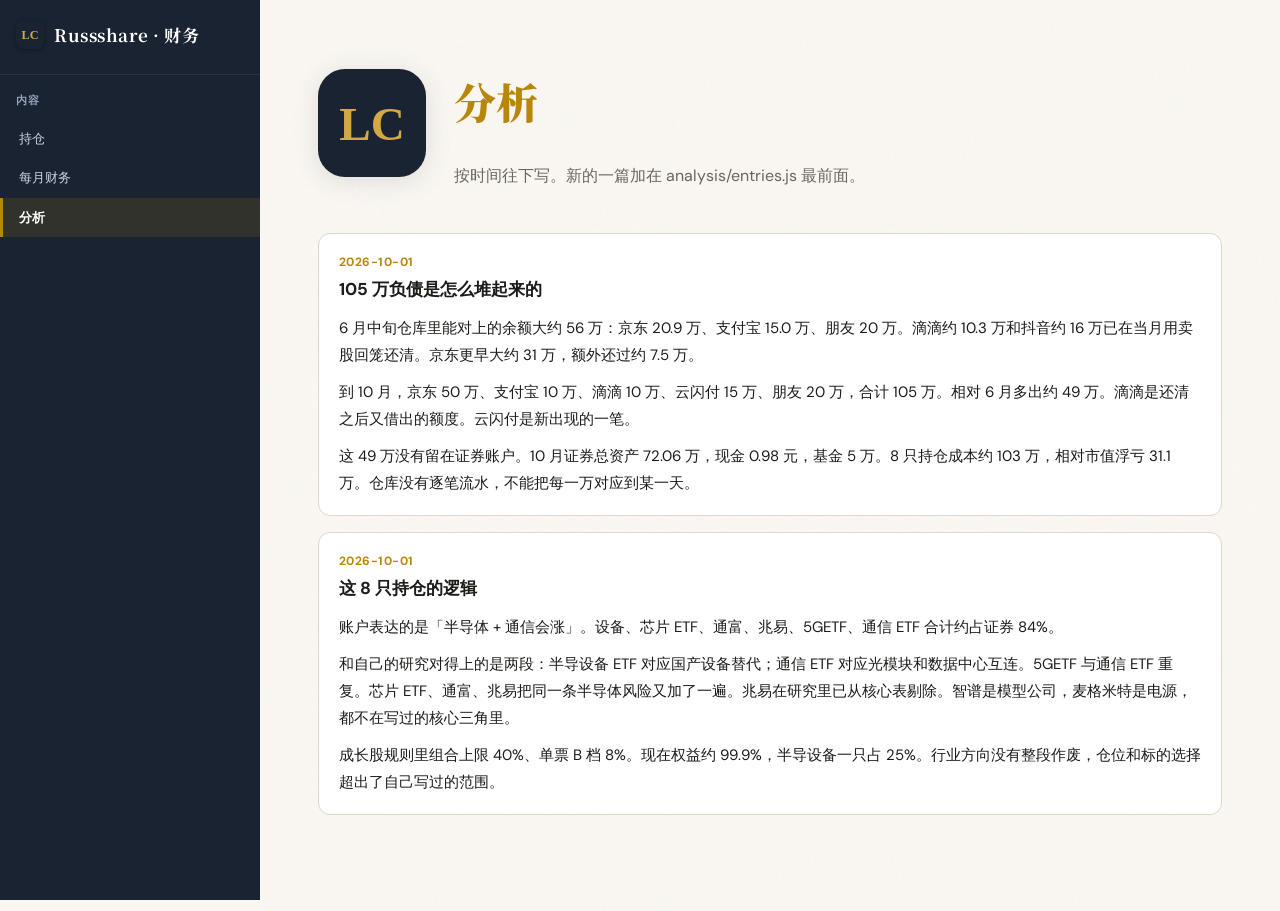
<file: analysis/index.html>
<!DOCTYPE html>
<html lang="zh-CN">
<head>
  <meta charset="UTF-8">
  <meta name="viewport" content="width=device-width, initial-scale=1.0">
  <title>分析 · Russshare</title>
  <meta name="theme-color" content="#B8860B">
  <link rel="stylesheet" href="../kb-theme.css">
  <link rel="stylesheet" href="../portal-home.css">
</head>
<body class="kb-body">
  <button type="button" class="kb-hamburger" aria-label="打开菜单">☰</button>
  <aside class="kb-sidebar" id="kb-sidebar">
    <div class="kb-sidebar-header"></div>
    <nav class="kb-sidebar-nav" aria-label="主导航"></nav>
  </aside>
  <main class="kb-main">
    <div class="kb-page-wrap">
      <section class="kb-hero-section">
        <div class="kb-hero-row">
          <img src="../assets/lcai-kb-logo.svg" class="kb-hero-logo" alt="" aria-hidden="true">
          <div>
            <h1 class="kb-hero-title"><span class="gold">分析</span></h1>
            <p class="kb-hero-sub">按时间往下写。新的一篇加在 analysis/entries.js 最前面。</p>
          </div>
        </div>
      </section>
      <div class="kb-main-inner">
        <div id="analysis-list"></div>
      </div>
    </div>
  </main>
  <script src="../site-nav-data.js"></script>
  <script src="../kb-shell.js"></script>
  <script src="../module-shell.js"></script>
  <script src="entries.js"></script>
  <script src="view.js"></script>
  <script>
    ModuleShell.initModulePage({ activeId: "analysis", base: "../" });
    AnalysisPage.init();
  </script>
</body>
</html>
</file>
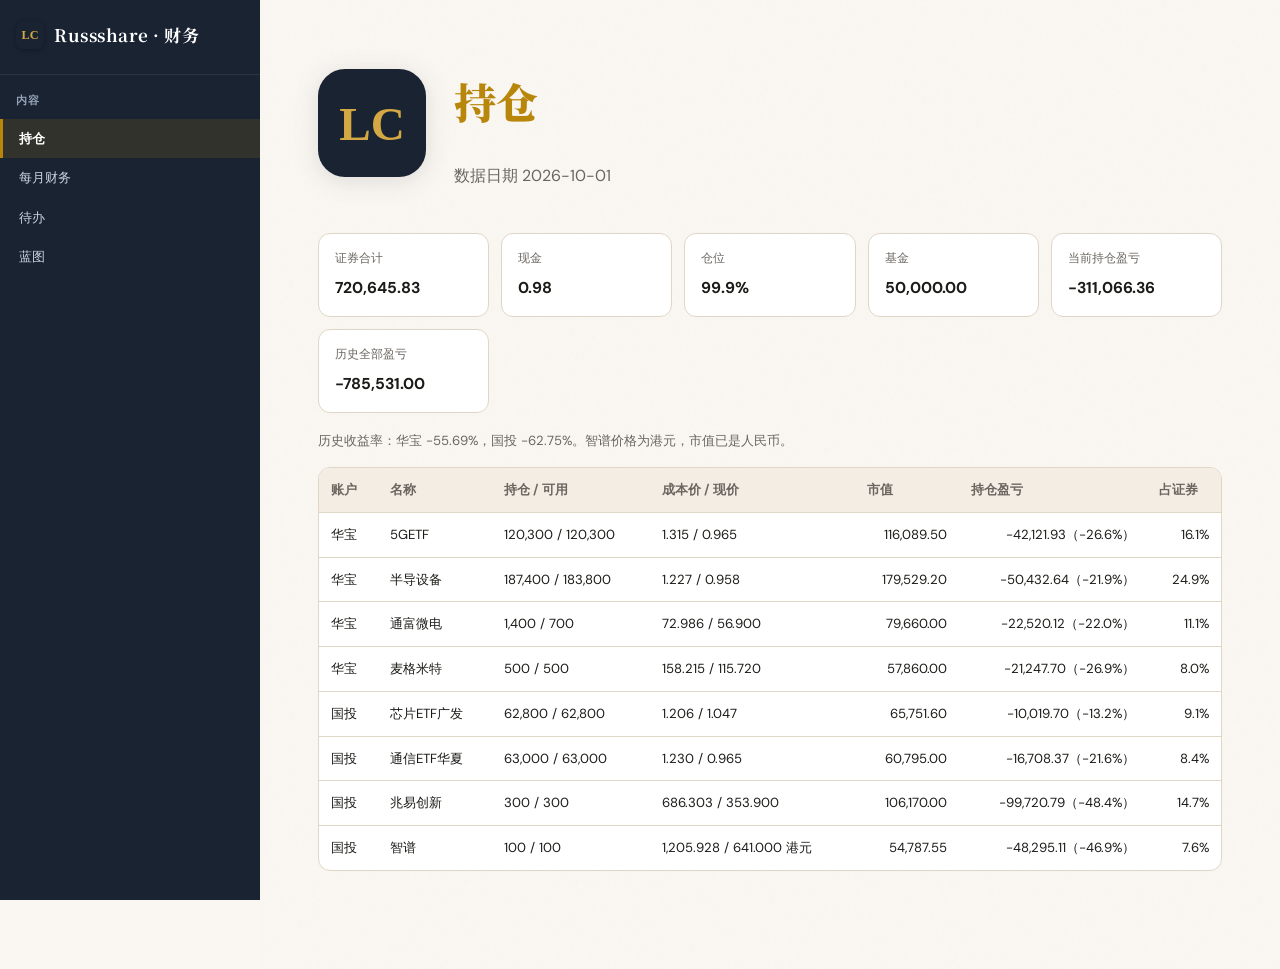
<file: finance/index.html>
<!DOCTYPE html>
<html lang="zh-CN">
<head>
  <meta charset="UTF-8">
  <meta name="viewport" content="width=device-width, initial-scale=1.0">
  <title>持仓 · Russshare</title>
  <meta name="description" content="现有持仓">
  <meta name="theme-color" content="#B8860B">
  <link rel="stylesheet" href="kb-theme.css">
  <link rel="stylesheet" href="portal-home.css">
</head>
<body class="kb-body">
  <button type="button" class="kb-hamburger" aria-label="打开菜单">☰</button>
  <aside class="kb-sidebar" id="kb-sidebar">
    <div class="kb-sidebar-header"></div>
    <nav class="kb-sidebar-nav" aria-label="主导航"></nav>
  </aside>
  <main class="kb-main">
    <div class="kb-page-wrap">
      <section class="kb-hero-section">
        <div class="kb-hero-row">
          <img src="assets/lcai-kb-logo.svg" class="kb-hero-logo" alt="" aria-hidden="true">
          <div>
            <h1 class="kb-hero-title"><span class="gold">持仓</span></h1>
            <p class="kb-hero-sub" id="snap-asof"></p>
          </div>
        </div>
      </section>
      <div class="kb-main-inner">
        <div id="snap-holdings"></div>
      </div>
    </div>
  </main>
  <script src="site-nav-data.js"></script>
  <script src="kb-shell.js"></script>
  <script src="snapshot-data.js"></script>
  <script src="portal-home.js"></script>
  <script>
    KBShell.renderPortalSidebar("holdings");
    KBShell.initSidebar();
    PortalHome.init();
  </script>
</body>
</html>
</file>
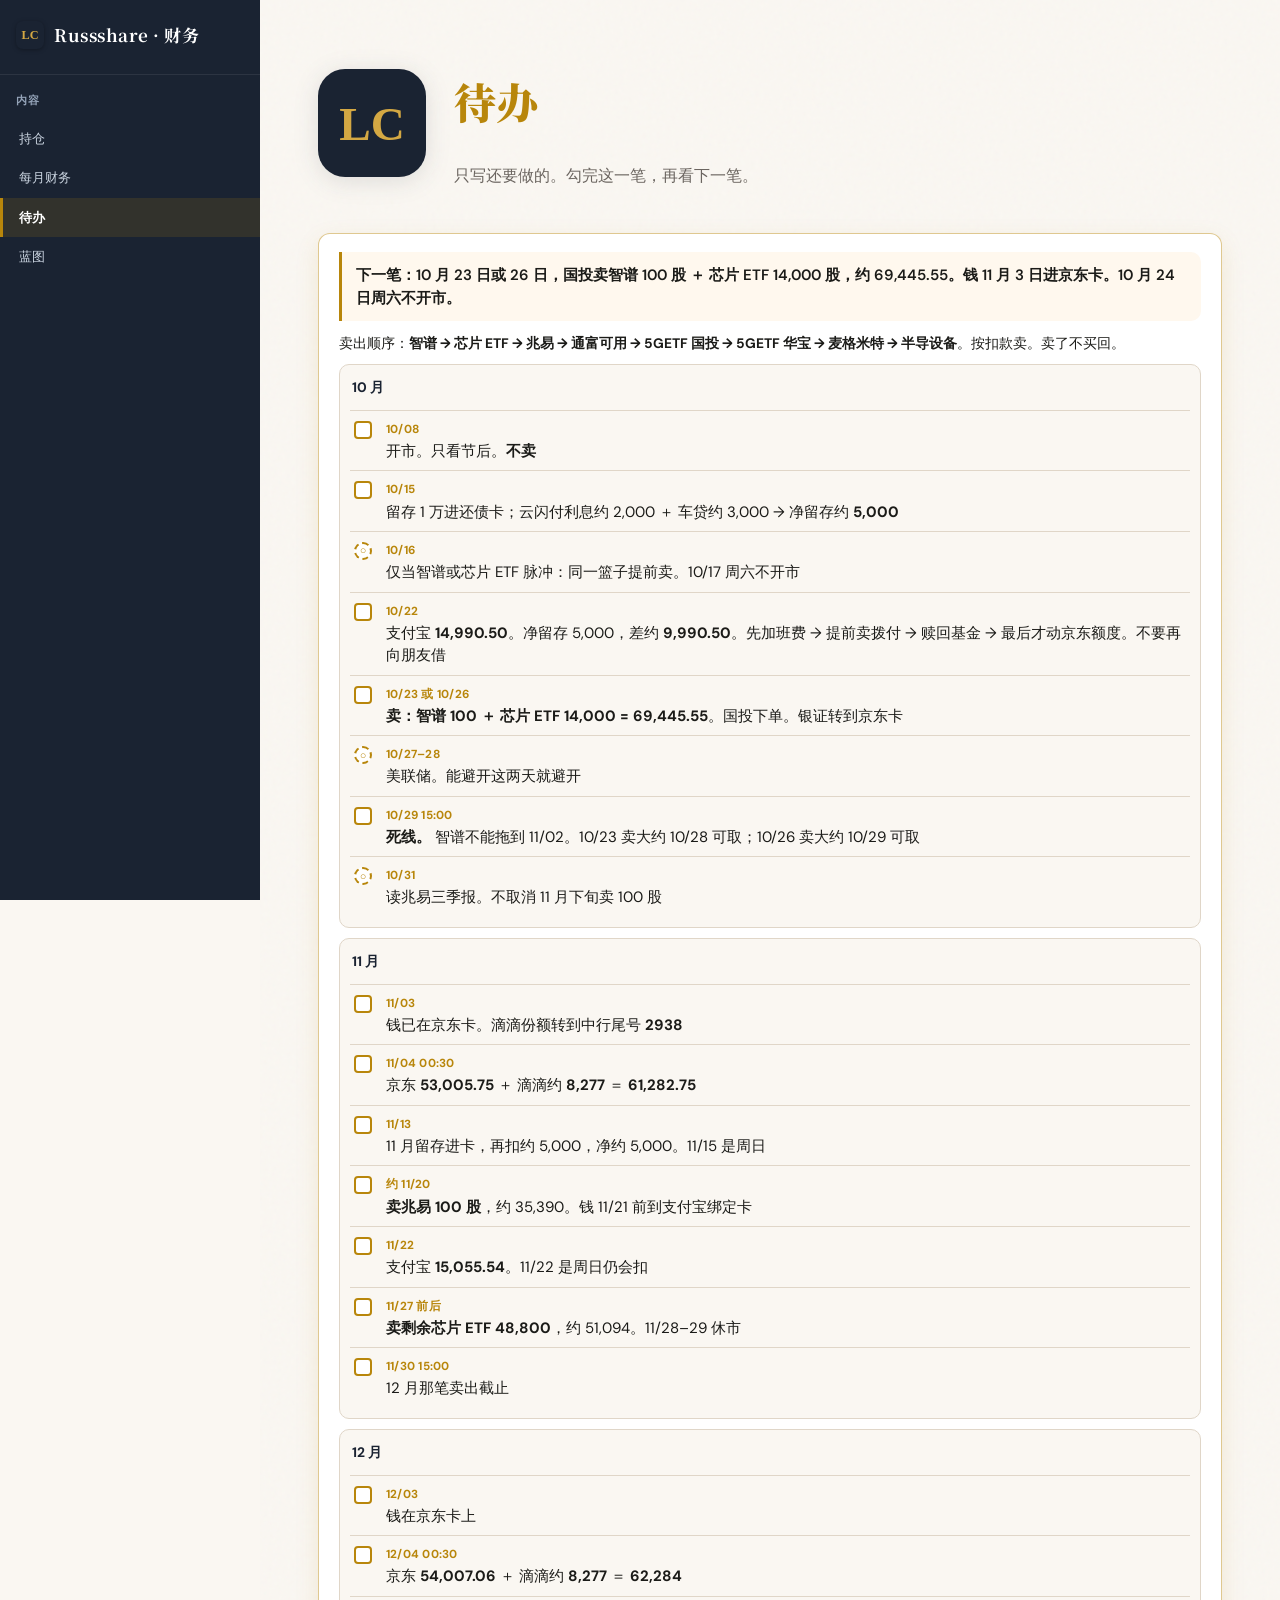
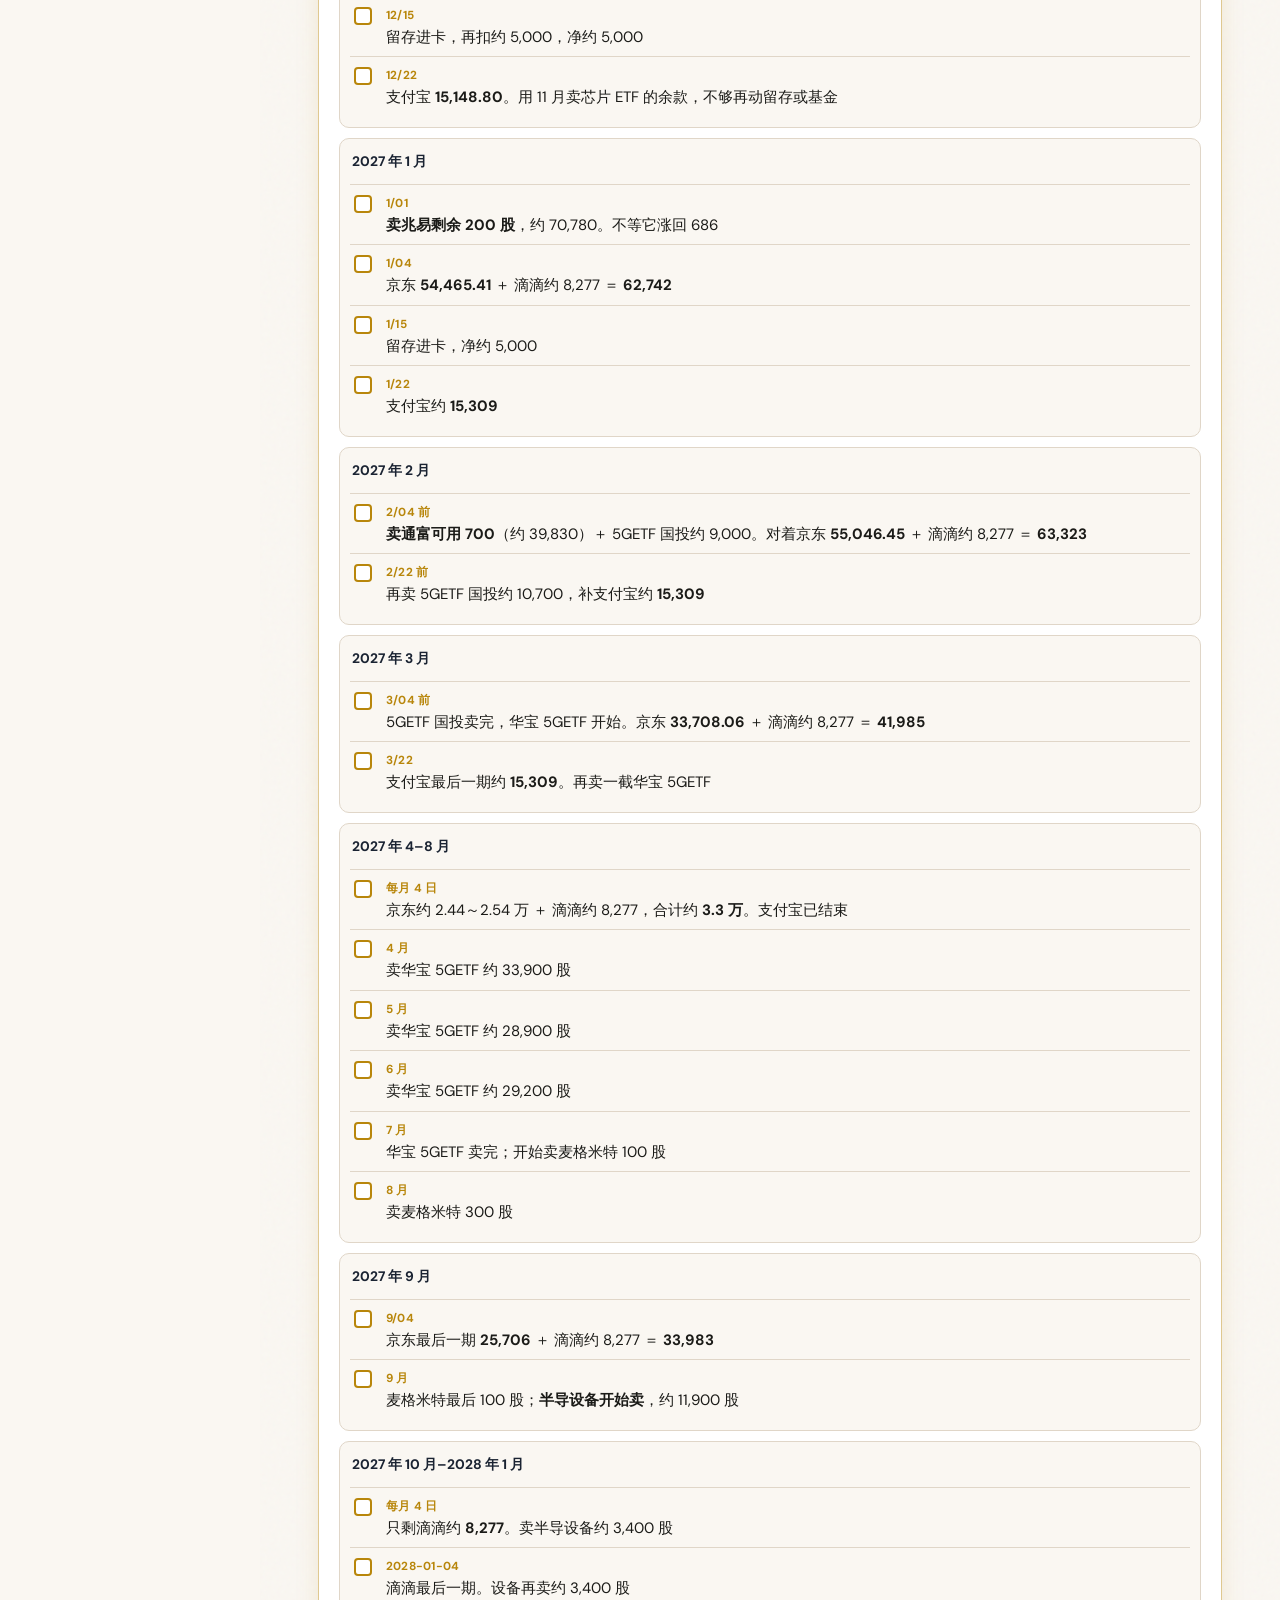
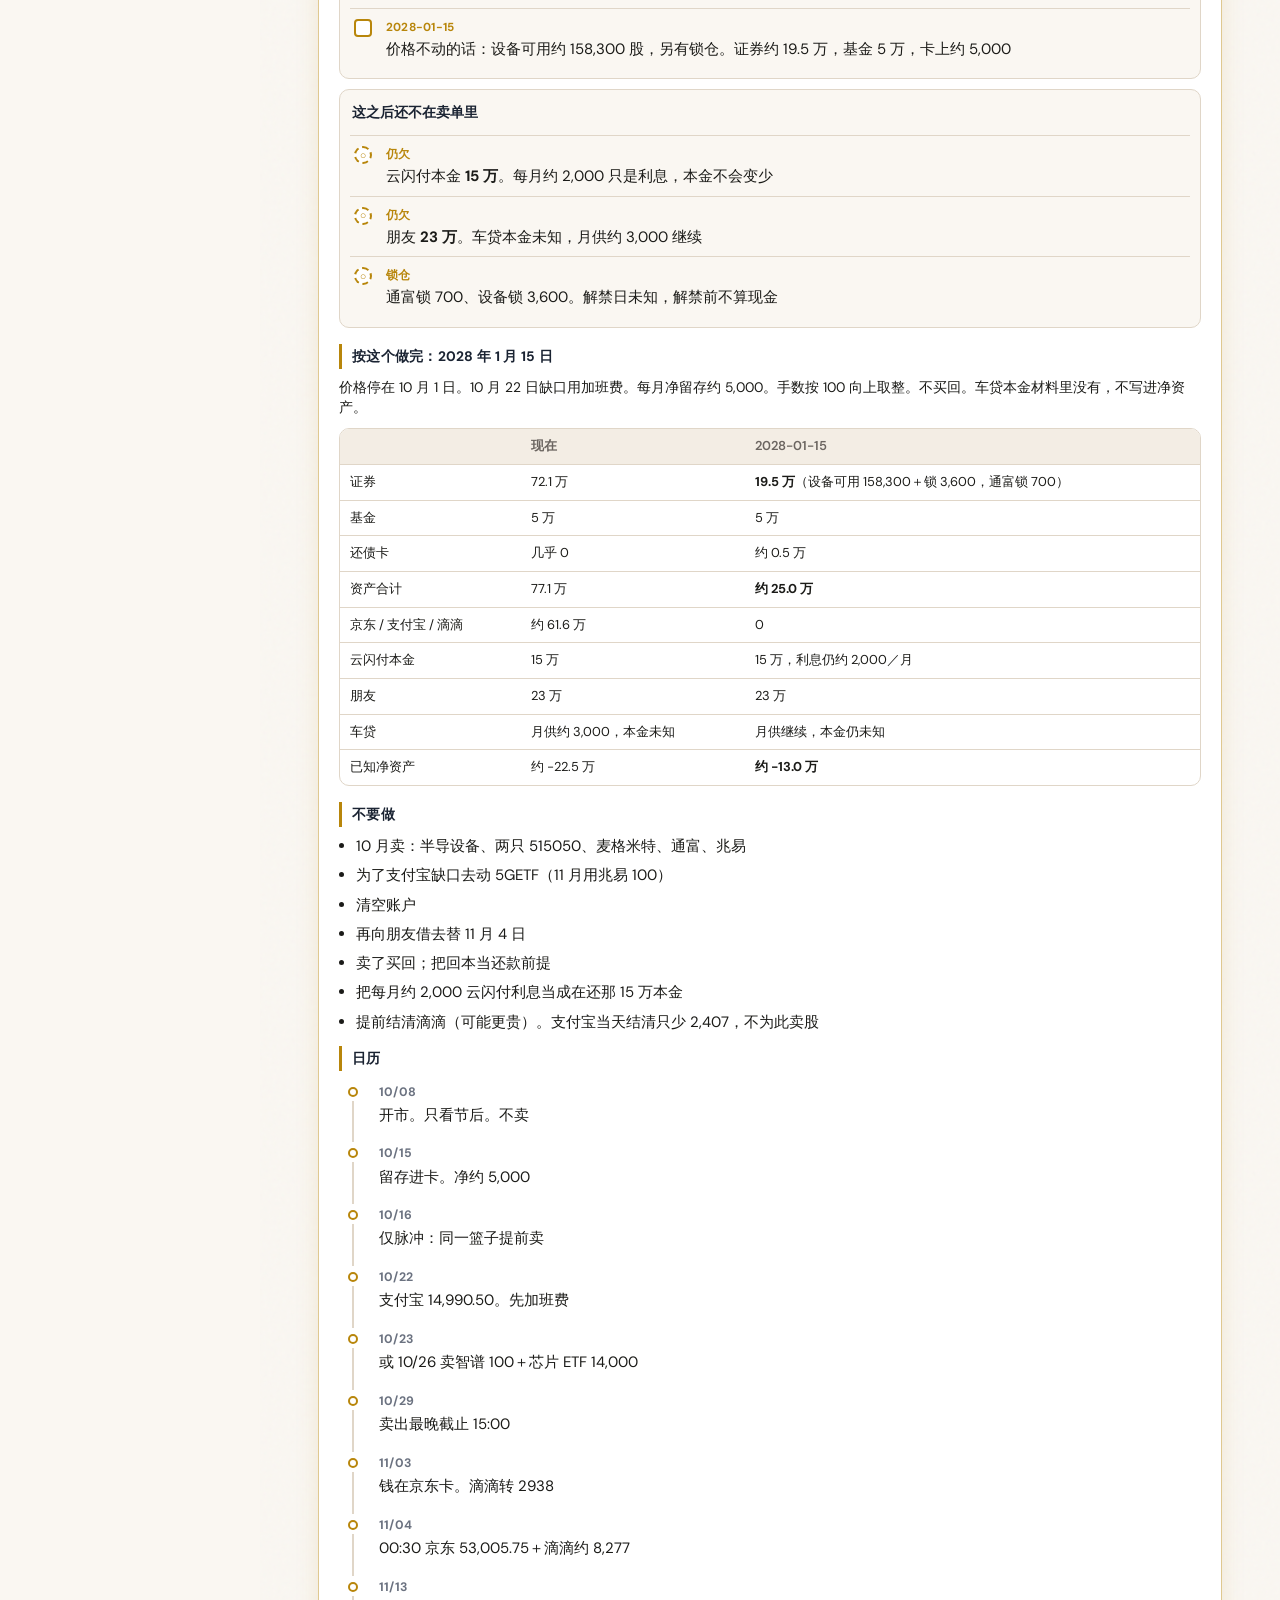
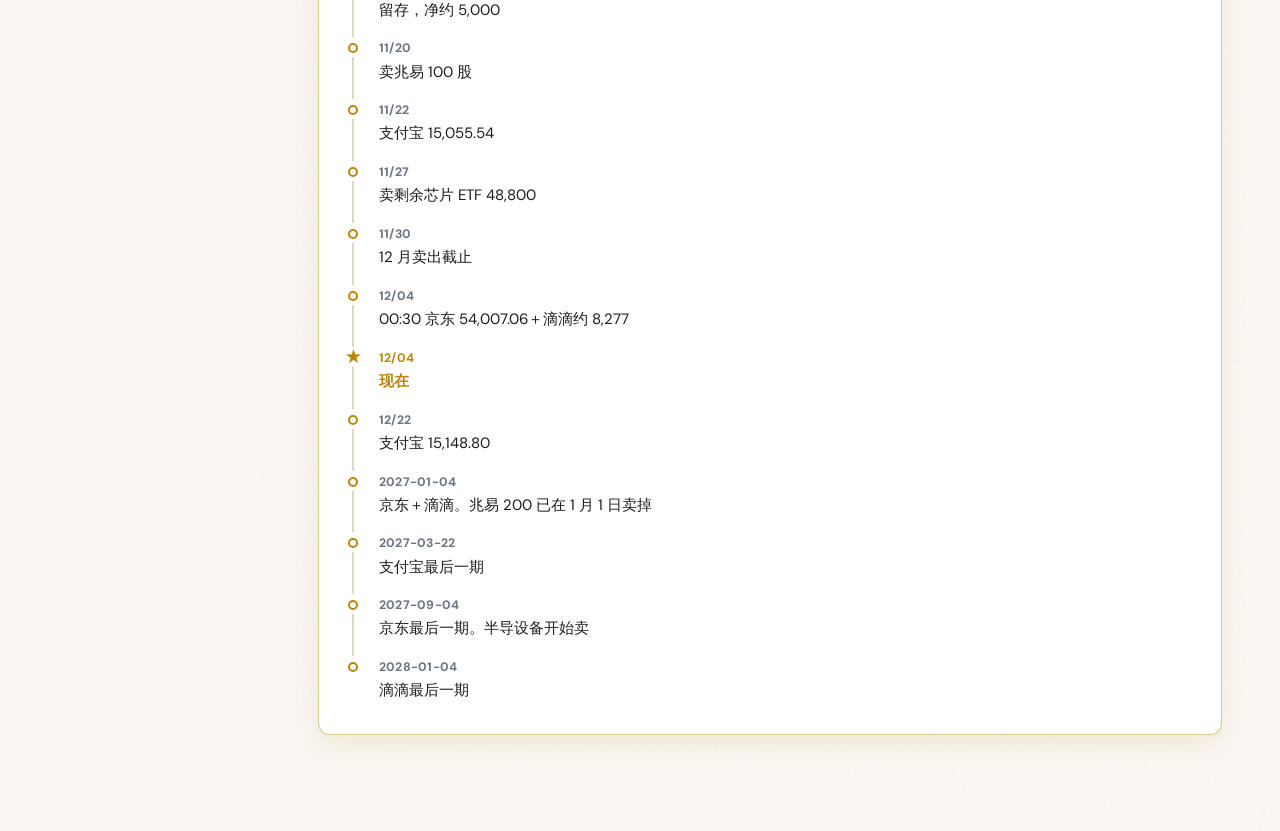
<file: finance/analysis/index.html>
<!DOCTYPE html>
<html lang="zh-CN">
<head>
  <meta charset="UTF-8">
  <meta name="viewport" content="width=device-width, initial-scale=1.0">
  <title>待办 · Russshare</title>
  <meta name="theme-color" content="#B8860B">
  <link rel="stylesheet" href="../kb-theme.css">
  <link rel="stylesheet" href="../portal-home.css">
</head>
<body class="kb-body">
  <button type="button" class="kb-hamburger" aria-label="打开菜单">☰</button>
  <aside class="kb-sidebar" id="kb-sidebar">
    <div class="kb-sidebar-header"></div>
    <nav class="kb-sidebar-nav" aria-label="主导航"></nav>
  </aside>
  <main class="kb-main">
    <div class="kb-page-wrap">
      <section class="kb-hero-section">
        <div class="kb-hero-row">
          <img src="../assets/lcai-kb-logo.svg" class="kb-hero-logo" alt="" aria-hidden="true">
          <div>
            <h1 class="kb-hero-title"><span class="gold">待办</span></h1>
            <p class="kb-hero-sub">只写还要做的。勾完这一笔，再看下一笔。</p>
          </div>
        </div>
      </section>
      <div class="kb-main-inner">
        <div id="analysis-list"></div>
      </div>
    </div>
  </main>
  <script src="../site-nav-data.js"></script>
  <script src="../kb-shell.js"></script>
  <script src="../module-shell.js"></script>
  <script src="entries.js"></script>
  <script src="view.js"></script>
  <script>
    ModuleShell.initModulePage({ activeId: "analysis", base: "../" });
    AnalysisPage.init();
  </script>
</body>
</html>
</file>
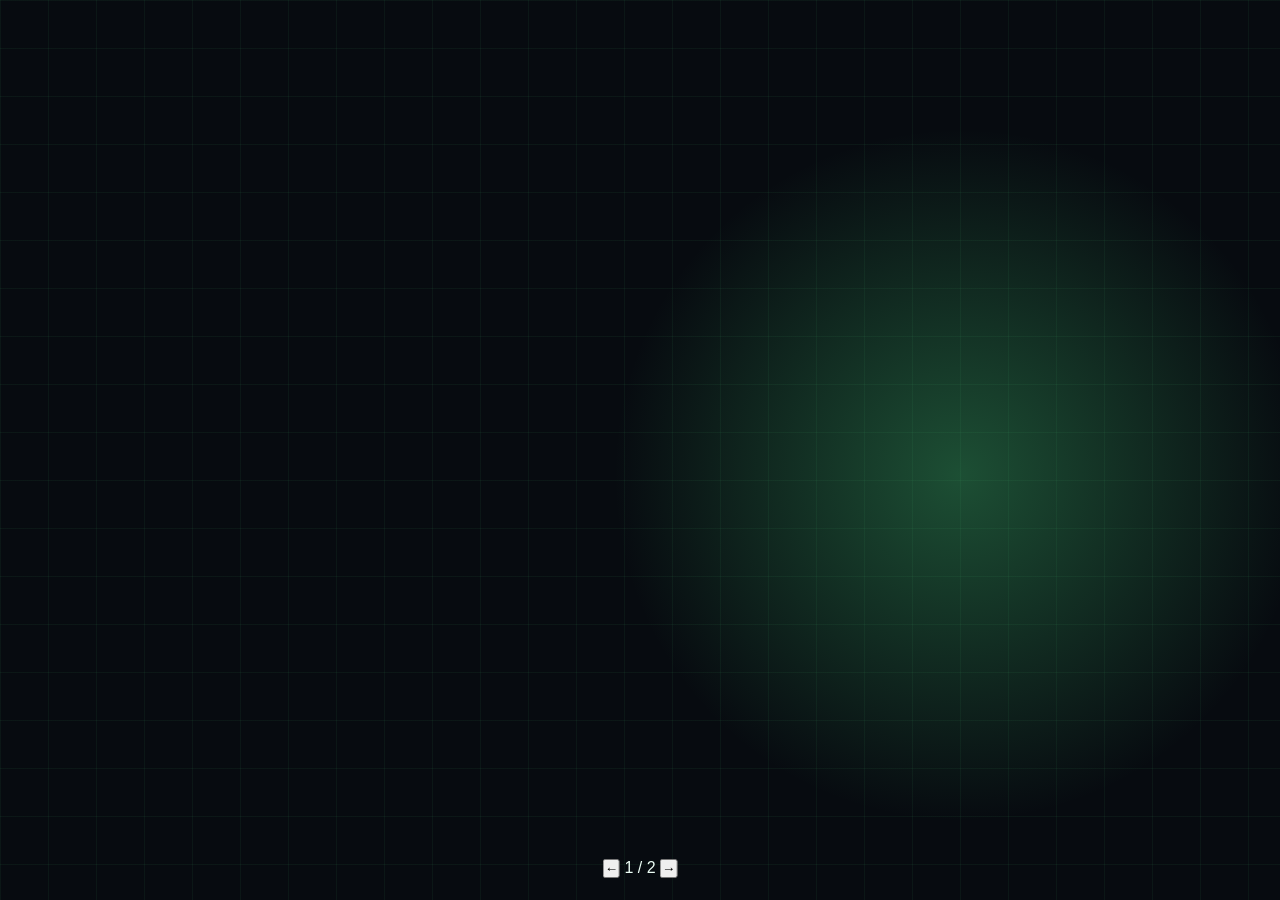
<file: _mindmap_template.html>
<!DOCTYPE html>
<html lang="zh-CN">
<head>
<meta charset="UTF-8" />
<meta name="viewport" content="width=device-width, initial-scale=1.0" />
<title>端侧大模型部署 · 思维导图</title>
<link rel="preconnect" href="https://fonts.googleapis.com" />
<link rel="preconnect" href="https://fonts.gstatic.com" crossorigin />
<link href="https://fonts.googleapis.com/css2?family=IBM+Plex+Mono:wght@400;500;600&family=IBM+Plex+Sans+SC:wght@400;500;600;700&family=Syne:wght@700;800&display=swap" rel="stylesheet" />
<style>
/* === THEME: Terminal Blueprint === */
:root {
    --stage-bg: #05070a;
    --slide-bg: #070b10;
    --bg-primary: #070b10;
    --grid-line: rgba(74, 222, 128, 0.06);
    --accent: #4ade80;
    --accent-bright: #86efac;
    --accent-dim: #166534;
    --accent-glow: rgba(74, 222, 128, 0.32);
    --text-primary: #ecfdf5;
    --text-muted: #7a8f82;
    --text-leaf: #bbf7d0;
    --node-bg: #0b1218;
    --node-active: #0f2a18;
    --danger: #86efac;
    --font-display: "Syne", "IBM Plex Sans SC", sans-serif;
    --font-body: "IBM Plex Sans SC", "Noto Sans SC", sans-serif;
    --font-mono: "IBM Plex Mono", ui-monospace, monospace;
    --fs-root: 28px;
    --fs-chapter: 16px;
    --fs-topic: 15px;
    --fs-term: 14px;
    --fs-label: 12px;
    --fs-detail-title: 22px;
    --fs-detail-body: 16px;
    --col-gap: 40px;
    --node-gap: 12px;
    --node-inactive-opacity: 0.55;
    --ease-out-expo: cubic-bezier(0.16, 1, 0.3, 1);
    --duration-normal: 0.45s;
}

* { margin: 0; padding: 0; box-sizing: border-box; }

/* ===========================================
   FIXED 16:9 STAGE: MANDATORY BASE STYLES
   Include this ENTIRE file in every presentation.
   Slides are authored at 1920×1080 and scaled as a whole.
   =========================================== */

/* 1. Lock the browser viewport */
html,
body {
    width: 100%;
    height: 100%;
    margin: 0;
    overflow: hidden;
    background: var(--stage-bg, #000);
    font-family: var(--font-body);
    color: var(--text-primary);
    -webkit-font-smoothing: antialiased;
    text-rendering: optimizeLegibility;
}

/* 2. Full-window deck viewport */
.deck-viewport {
    position: fixed;
    inset: 0;
    overflow: hidden;
    background: var(--stage-bg, #000);
}

/* 3. Fixed 16:9 design canvas.
   JavaScript sets transform: translate(...) scale(...). */
.deck-stage {
    position: absolute;
    left: 0;
    top: 0;
    width: 1920px;
    height: 1080px;
    overflow: hidden;
    transform-origin: 0 0;
    background: var(--slide-bg, #fff);
}

/* 4. Slides stack inside the fixed stage.
   Content must be laid out at 1920×1080, not reflowed per device. */
.slide {
    position: absolute;
    inset: 0;
    width: 1920px;
    height: 1080px;
    overflow: hidden;
    display: block;
    visibility: hidden;
    opacity: 0;
    pointer-events: none;
    background: var(--slide-bg, #fff);
}

.slide.active,
.slide.visible {
    visibility: visible;
    opacity: 1;
    pointer-events: auto;
    z-index: 1;
}

/* 5. Keep media inside authored slide bounds */
img,
video,
canvas,
svg {
    max-width: 100%;
    max-height: 100%;
}

/* 6. Presentation chrome stays outside the slide design system */
.deck-controls {
    position: fixed;
    left: 50%;
    bottom: 22px;
    transform: translateX(-50%);
    z-index: 1000;
}

/* 7. Print one fixed-size slide per page */
@media print {
    html,
    body {
        width: 1920px;
        height: auto;
        overflow: visible;
        background: #fff;
    }

    .deck-viewport {
        position: static;
        overflow: visible;
        background: #fff;
    }

    .deck-stage {
        position: static;
        width: auto;
        height: auto;
        transform: none !important;
        background: none;
    }

    .slide {
        position: relative;
        display: block !important;
        visibility: visible !important;
        opacity: 1 !important;
        pointer-events: auto !important;
        width: 1920px;
        height: 1080px;
        break-after: page;
        page-break-after: always;
    }

    .slide:last-child {
        break-after: auto;
        page-break-after: auto;
    }

    .deck-controls {
        display: none !important;
    }
}

/* 8. Reduced motion */
@media (prefers-reduced-motion: reduce) {
    *,
    *::before,
    *::after {
        animation-duration: 0.01ms !important;
        transition-duration: 0.2s !important;
    }
}

/* === GRID STAGE === */
.slide {
    font-family: var(--font-body);
    color: var(--text-primary);
    background-color: var(--bg-primary);
    background-image:
        linear-gradient(var(--grid-line) 1px, transparent 1px),
        linear-gradient(90deg, var(--grid-line) 1px, transparent 1px);
    background-size: 48px 48px;
}

.reveal {
    opacity: 0;
    transform: translateY(24px);
    transition: opacity var(--duration-normal) var(--ease-out-expo),
                transform var(--duration-normal) var(--ease-out-expo);
}
.slide.visible .reveal { opacity: 1; transform: none; }
.slide.visible .reveal:nth-child(1) { transition-delay: 0.05s; }
.slide.visible .reveal:nth-child(2) { transition-delay: 0.14s; }
.slide.visible .reveal:nth-child(3) { transition-delay: 0.24s; }
.slide.visible .reveal:nth-child(4) { transition-delay: 0.34s; }

/* === TITLE SLIDE === */
.title-slide .glow {
    position: absolute;
    width: 720px; height: 720px;
    left: 50%; top: 44%;
    transform: translate(-50%, -50%);
    background: radial-gradient(circle, var(--accent-glow), transparent 68%);
    pointer-events: none;
}
.title-kicker {
    position: absolute; left: 88px; top: 88px;
    font-family: var(--font-mono);
    letter-spacing: 0.32em; font-size: 14px; font-weight: 500;
    color: var(--accent-bright);
}
.title-slide h1 {
    position: absolute; left: 88px; top: 300px;
    font-family: var(--font-display); font-weight: 800;
    font-size: 96px; line-height: 1.06; letter-spacing: -0.02em;
    max-width: 1200px;
    color: var(--text-primary);
}
.title-lead {
    position: absolute; left: 88px; top: 560px;
    font-family: var(--font-body); font-weight: 400;
    font-size: 26px; color: var(--text-leaf);
    max-width: 920px; line-height: 1.72;
}
.enter-btn {
    position: absolute; left: 88px; bottom: 156px;
    border: 1px solid var(--accent-bright); background: transparent;
    color: var(--accent-bright);
    font: 600 17px/1 var(--font-mono);
    padding: 18px 36px; cursor: pointer; letter-spacing: 0.1em;
    transition: background 0.25s ease, color 0.25s ease;
}
.enter-btn:hover { background: var(--accent); color: #04110a; border-color: var(--accent); }
.title-hint {
    position: absolute; right: 88px; bottom: 96px;
    font-family: var(--font-mono);
    font-size: 13px; line-height: 1.65;
    color: var(--text-muted); max-width: 420px; text-align: right;
}

/* === MAP SLIDE === */
.map-top {
    position: absolute; left: 48px; right: 48px; top: 20px; height: 64px;
    display: flex; align-items: center; gap: 12px;
}
.map-hint {
    position: absolute; left: 48px; right: 48px; top: 84px;
    font-family: var(--font-mono); font-size: 12px; font-weight: 400;
    color: var(--text-muted); letter-spacing: 0.04em; line-height: 1.4;
    opacity: 0.85; pointer-events: none;
}
.map-board {
    position: absolute; left: 0; top: 112px; right: 0; bottom: 0;
.map-top h2 {
    flex: 0 0 auto;
    font-family: var(--font-display); font-size: 30px; font-weight: 800;
    letter-spacing: -0.01em; margin-right: 20px;
}
.crumb {
    flex: 1 1 auto; min-width: 0;
    font-family: var(--font-body); font-size: 15px; font-weight: 400;
    color: var(--text-muted); line-height: 1.4;
    white-space: nowrap; overflow: hidden; text-overflow: ellipsis;
    margin-right: 8px;
}
.tool {
    flex: 0 0 auto; white-space: nowrap;
    border: 1px solid var(--accent-dim); background: var(--node-bg);
    color: var(--text-leaf); font: 500 13px/1 var(--font-mono);
    padding: 10px 16px; cursor: pointer;
    transition: border-color 0.2s ease, color 0.2s ease, opacity 0.2s ease;
}
.tool.on, .tool:hover { border-color: var(--accent-bright); color: var(--accent-bright); }

.map-board {
    position: absolute; left: 0; top: 112px; right: 0; bottom: 0;
    overflow: hidden;
    cursor: grab;
    touch-action: none;
    user-select: none;
}
.map-board.is-panning { cursor: grabbing; }
.map-board svg { max-width: none; max-height: none; }
#mapCanvas {
    position: absolute;
    left: 0; top: 0;
    min-width: 100%;
    min-height: 100%;
    transform-origin: 0 0;
    will-change: transform;
}
#wires {
    position: absolute; inset: 0; width: 100%; height: 100%;
    pointer-events: none; overflow: visible;
}
.cols {
    position: absolute; left: 48px; top: 20px;
    display: flex; flex-direction: row; gap: var(--col-gap); align-items: flex-start;
    width: max-content;
    min-width: calc(100% - 96px);
    height: auto;
    overflow: visible;
}
.cols.ttb {
    flex-direction: column; gap: 20px;
    width: calc(100% - 96px);
}
.col {
    flex: 1 0 auto; min-width: 280px; min-height: auto;
    display: none; flex-direction: column; gap: 12px;
    opacity: 0; pointer-events: none;
    transform: translateX(-28px);
    transition: opacity 0.4s var(--ease-out-expo), transform 0.4s var(--ease-out-expo);
    overflow: visible;
}
.col.show {
    display: flex; opacity: 1; pointer-events: auto; transform: none;
}
#col0.show { flex: 0 0 320px; min-width: 320px; max-width: 320px; }
#col1.show { min-width: 340px; max-width: 380px; }
#col2.show { min-width: 360px; max-width: 420px; }
#col3.show { min-width: 560px; max-width: 640px; }
.cols.ttb #col0.show { flex: 0 0 auto; width: min(440px, 100%); min-width: 0; max-width: none; }
.cols.ttb .col {
    transform: translateY(-18px);
    flex-direction: row; flex-wrap: wrap; align-content: flex-start;
    max-height: none;
    width: 100%;
    min-width: 0;
    max-width: none;
}
.cols.ttb .col.show { transform: none; }
.col-label {
    font-family: var(--font-mono);
    font-size: var(--fs-label); font-weight: 500;
    letter-spacing: 0.08em; color: var(--accent-bright);
    text-transform: none; height: auto; min-height: 22px; flex: 0 0 auto;
    opacity: 0.9; line-height: 1.4; margin-bottom: 2px;
}
.node {
    border: 1px solid var(--accent-dim);
    background: var(--node-bg);
    color: var(--text-leaf);
    font-family: var(--font-body);
    font-size: var(--fs-topic); font-weight: 500; line-height: 1.48;
    padding: 12px 16px;
    cursor: pointer;
    text-align: left;
    width: 100%;
    position: relative;
    transition: opacity 0.25s ease, border-color 0.2s ease, box-shadow 0.2s ease, background 0.2s ease;
    word-break: break-word;
}
.col.show .node:not(.active):not(.root-node) { opacity: var(--node-inactive-opacity); }
.cols.ttb .node { width: auto; min-width: 220px; max-width: 380px; }
.node:hover {
    border-color: var(--accent);
    box-shadow: 0 0 18px var(--accent-glow);
    opacity: 0.92;
}
.node.active {
    opacity: 1;
    background: var(--node-active);
    border-color: var(--accent-bright);
    color: #f0fdf4;
    font-weight: 600;
    box-shadow: 0 0 24px var(--accent-glow), inset 0 0 0 1px rgba(134, 239, 172, 0.12);
}
.node.root-node {
    font-family: var(--font-display); font-weight: 800;
    font-size: var(--fs-root); line-height: 1.35;
    padding: 28px 22px; text-align: center; min-height: 132px;
    display: flex; flex-direction: column; align-items: center; justify-content: center;
    letter-spacing: -0.01em;
}
#list1 .node {
    font-size: var(--fs-chapter); font-weight: 600; line-height: 1.45;
    padding: 11px 34px 11px 14px;
}
#list1 {
    max-height: 820px;
    overflow-y: auto;
    padding-right: 4px;
    scrollbar-width: thin;
    scrollbar-color: var(--accent-dim) transparent;
}
.node .sub {
    margin-top: 8px;
    font-family: var(--font-body);
    font-size: 13px; color: var(--text-muted); font-weight: 400; line-height: 1.45;
    overflow: hidden;
    display: -webkit-box;
    -webkit-box-orient: vertical;
    -webkit-line-clamp: 2;
}
#list1 .sub { display: none; }
#list1 .node {
    font-size: var(--fs-chapter); font-weight: 600; line-height: 1.42;
    padding: 12px 36px 12px 14px;
    display: -webkit-box; -webkit-box-orient: vertical; -webkit-line-clamp: 2;
    overflow: hidden;
}
#list2 .node {
    font-size: var(--fs-topic); font-weight: 500; line-height: 1.45;
    padding: 11px 32px 11px 14px;
    display: -webkit-box; -webkit-box-orient: vertical; -webkit-line-clamp: 2;
    overflow: hidden;
}
#list3 .node {
    font-size: var(--fs-term); font-weight: 400; line-height: 1.42;
    padding: 10px 14px;
    display: -webkit-box; -webkit-box-orient: vertical; -webkit-line-clamp: 2;
    overflow: hidden;
}
.node.has-kids::after {
    content: "▸";
    position: absolute; right: 12px; top: 50%;
    transform: translateY(-50%);
    color: var(--accent-bright); font-size: 12px;
    font-family: var(--font-mono);
}
.cols.ttb .node.has-kids::after { content: "▾"; top: 12px; transform: none; }
.node, .pager, .detail, .tool { cursor: pointer; }
.list {
    display: flex; flex-direction: column; gap: var(--node-gap);
    flex: 0 0 auto; min-height: auto; overflow: visible;
}
.cols.ttb .list { flex-direction: row; flex-wrap: wrap; width: 100%; gap: 12px; }
.l3-grid {
    display: grid; grid-template-columns: 1fr 1fr; gap: var(--node-gap);
}
.cols.ttb .l3-grid { grid-template-columns: repeat(4, 1fr); width: 100%; gap: 12px; }
.detail {
    border: 1px solid rgba(74, 222, 128, 0.35);
    background: rgba(15, 42, 24, 0.72);
    padding: 20px 22px;
    min-height: 148px;
    max-width: 100%;
}
.detail h3 {
    font-family: var(--font-display);
    font-size: var(--fs-detail-title); font-weight: 800;
    line-height: 1.32; margin-bottom: 12px;
    color: var(--accent-bright);
}
.detail p {
    font-family: var(--font-body);
    font-size: var(--fs-detail-body); font-weight: 400;
    line-height: 1.75; color: var(--text-leaf);
}
.pager {
    display: flex; gap: 10px; align-items: center;
    font-family: var(--font-mono);
    font-size: 12px; color: var(--text-muted);
}

.deck-controls {
    display: flex; gap: 10px; align-items: center;
    font-family: var(--font-mono); font-size: 13px; color: var(--accent-bright);
    background: rgba(7,11,16,.85); border: 1px solid var(--accent-dim); padding: 10px 16px;
}
.deck-controls button {
    background: transparent; border: 1px solid var(--accent-dim); color: var(--text-leaf);
    padding: 5px 12px; cursor: pointer; font: 500 13px var(--font-mono);
}

.edit-hotzone { position: fixed; top: 0; left: 0; width: 80px; height: 80px; z-index: 10000; cursor: pointer; }
.edit-toggle {
    position: fixed; top: 16px; left: 16px;
    opacity: 0; pointer-events: none; transition: opacity 0.3s ease;
    z-index: 10001; border: 1px solid var(--accent); background: #04110a;
    color: var(--accent); padding: 8px 12px; font: 500 13px var(--font-body); cursor: pointer;
}
.edit-toggle.show, .edit-toggle.active { opacity: 1; pointer-events: auto; }
body.editing [contenteditable] { outline: 1px dashed var(--accent); }
</style>
</head>
<body>
<div class="edit-hotzone" id="editHotzone"></div>
<button class="edit-toggle" id="editToggle" title="Edit mode (E)">编辑</button>

<div class="deck-viewport">
  <main class="deck-stage" id="deckStage">

    <!-- SLIDE 0: TITLE -->
    <section class="slide title-slide active" data-slide="0">
      <div class="glow"></div>
      <div class="title-kicker reveal">EDGE LLM · MIND MAP</div>
      <h1 class="reveal">端侧大模型部署</h1>
      <p class="title-lead reveal">循序渐进：先认端侧，再入门上板，后立尺子、再平台与交付。根节点从左到右：〇 → ⑫ → ② → … → ⑮。</p>
      <button class="enter-btn reveal" id="enterMap" type="button">点击进入地图 →</button>
      <div class="title-hint reveal">空格 / → 也可进入　R 复位树　0 复位视图　L 切换方向</div>
    </section>

    <!-- SLIDE 1: MAP -->
    <section class="slide" data-slide="1" id="mapSlide">
      <div class="map-top">
        <h2>知识树</h2>
        <div class="crumb" id="crumb">根节点</div>
        <button class="tool on" id="btnLtr" type="button">从左到右</button>
        <button class="tool" id="btnTtb" type="button">从上到下</button>
        <button class="tool" id="btnReset" type="button">复位 0</button>
        <button class="tool" id="btnView" type="button" title="快捷键 0，或双击空白">复位视图</button>
      </div>
      <div class="map-hint">拖拽空白平移 · 滚轮缩放 · 点击节点从左到右展开</div>
      <div class="map-board" id="mapBoard">
        <div id="mapCanvas">
        <svg id="wires" viewBox="0 0 1920 988" preserveAspectRatio="none"></svg>
        <div class="cols" id="cols">
          <div class="col show" id="col0">
            <div class="col-label">0 · 根</div>
            <button class="node root-node has-kids" id="rootNode" type="button" data-id="root" data-depth="0">端侧大模型部署<span class="sub">点击展开 〇→⑫→②…→⑮</span></button>
          </div>
          <div class="col" id="col1"><div class="col-label">1 · 章</div><div class="list" id="list1"></div></div>
          <div class="col" id="col2"><div class="col-label">2 · 主题</div><div class="list" id="list2"></div></div>
          <div class="col" id="col3">
            <div class="col-label">n · 术语</div>
            <div class="l3-grid" id="list3"></div>
            <div class="pager" id="pager"></div>
            <div class="detail" id="detail">
              <h3>尚未选择术语</h3>
              <p>先点根节点，再点一章、一个主题，最后点术语查看要点。</p>
            </div>
          </div>
        </div>
        </div>
      </div>
    </section>

  </main>
</div>

<nav class="deck-controls" aria-label="slides">
  <button type="button" id="prevSlide">←</button>
  <span id="pageLabel">1 / 2</span>
  <button type="button" id="nextSlide">→</button>
</nav>

<script>
/* === TREE DATA === */
const TREE = __TREE__;

/* === SLIDE CONTROLLER === */
class SlidePresentation {
    constructor() {
        this.slides = document.querySelectorAll(".slide");
        this.currentSlide = 0;
        this.stage = document.getElementById("deckStage");
        this.setupStageScale();
        this.setupKeyboardNav();
        this.setupTouchNav();
        this.showSlide(0);
        document.getElementById("prevSlide").onclick = () => this.showSlide(this.currentSlide - 1);
        document.getElementById("nextSlide").onclick = () => this.showSlide(this.currentSlide + 1);
        document.getElementById("enterMap").onclick = () => this.showSlide(1);
    }
    setupStageScale() {
        const scale = () => {
            const factor = Math.min(window.innerWidth / 1920, window.innerHeight / 1080);
            const x = (window.innerWidth - 1920 * factor) / 2;
            const y = (window.innerHeight - 1080 * factor) / 2;
            this.stage.style.transform = `translate(${x}px, ${y}px) scale(${factor})`;
        };
        scale();
        window.addEventListener("resize", scale);
    }
    setupKeyboardNav() {
        document.addEventListener("keydown", (e) => {
            if (e.target && (e.target.isContentEditable || ["INPUT","TEXTAREA"].includes(e.target.tagName))) return;
            if (e.key === "e" || e.key === "E") return;
            if (this.currentSlide === 1 && ["ArrowUp","ArrowDown","l","L","r","R","0"].includes(e.key)) return;
            if (["ArrowRight"," ","PageDown"].includes(e.key)) { e.preventDefault(); this.showSlide(this.currentSlide + 1); }
            if (["ArrowLeft","PageUp"].includes(e.key)) { e.preventDefault(); this.showSlide(this.currentSlide - 1); }
        });
    }
    setupTouchNav() {
        let x0 = null;
        this.stage.addEventListener("touchstart", (e) => { x0 = e.changedTouches[0].screenX; }, {passive:true});
        this.stage.addEventListener("touchend", (e) => {
            if (this.currentSlide === 1) { x0 = null; return; }
            if (x0 == null) return;
            const dx = e.changedTouches[0].screenX - x0;
            if (dx < -60) this.showSlide(this.currentSlide + 1);
            if (dx > 60) this.showSlide(this.currentSlide - 1);
            x0 = null;
        });
        this.stage.addEventListener("wheel", (e) => {
            if (this.currentSlide === 1) return;
            if (Math.abs(e.deltaY) < 30) return;
            e.preventDefault();
            this.showSlide(this.currentSlide + (e.deltaY > 0 ? 1 : -1));
        }, {passive:false});
    }
    showSlide(index) {
        this.currentSlide = Math.max(0, Math.min(index, this.slides.length - 1));
        this.slides.forEach((slide, i) => {
            slide.classList.toggle("active", i === this.currentSlide);
            slide.classList.toggle("visible", i === this.currentSlide);
        });
        document.getElementById("pageLabel").textContent = `${this.currentSlide + 1} / ${this.slides.length}`;
        if (this.currentSlide === 1) requestAnimationFrame(() => {
            MapApp.syncCanvasSize();
            MapApp.drawWires();
        });
    }
}

/* === MIND MAP === */
const MapApp = {
    open: false,
    path: [],
    layout: "ltr",
    l3Page: 0,
    pageSize: 10,
    view: { x: 0, y: 0, scale: 1 },
    minScale: 0.65,
    maxScale: 2,
    drag: null,
    suppressClick: false,
    init() {
        document.getElementById("rootNode").onclick = () => this.toggleRoot();
        document.getElementById("btnReset").onclick = () => this.reset();
        document.getElementById("btnView").onclick = () => this.resetView();
        document.getElementById("btnLtr").onclick = () => this.setLayout("ltr");
        document.getElementById("btnTtb").onclick = () => this.setLayout("ttb");
        this.bindViewport();
        this.applyTransform();
        document.addEventListener("keydown", (e) => {
            if (deck.currentSlide !== 1) return;
            if (e.target && (e.target.isContentEditable || ["INPUT","TEXTAREA"].includes(e.target.tagName))) return;
            if (e.key === "r" || e.key === "R") this.reset();
            if (e.key === "l" || e.key === "L") this.setLayout(this.layout === "ltr" ? "ttb" : "ltr");
            if (e.key === "0") { e.preventDefault(); this.resetView(); }
        });
        window.addEventListener("resize", () => {
            this.syncCanvasSize();
            this.drawWires();
        });
    },
    boardScale() {
        const board = document.getElementById("mapBoard");
        const r = board.getBoundingClientRect();
        return r.width / (board.clientWidth || 1920) || 1;
    },
    applyTransform() {
        const el = document.getElementById("mapCanvas");
        el.style.transform = `translate(${this.view.x}px, ${this.view.y}px) scale(${this.view.scale})`;
    },
    resetView() {
        this.view = { x: 0, y: 0, scale: 1 };
        this.applyTransform();
        this.drawWires();
    },
    syncCanvasSize() {
        const board = document.getElementById("mapBoard");
        const canvas = document.getElementById("mapCanvas");
        const cols = document.getElementById("cols");
        const svg = document.getElementById("wires");
        if (!board || !canvas || !cols || !svg) return;
        const cw = Math.max(board.clientWidth, Math.ceil(cols.scrollWidth + 80));
        const ch = Math.max(board.clientHeight, Math.ceil(cols.scrollHeight + 48));
        canvas.style.width = cw + "px";
        canvas.style.height = ch + "px";
        svg.setAttribute("viewBox", `0 0 ${cw} ${ch}`);
        svg.setAttribute("width", String(cw));
        svg.setAttribute("height", String(ch));
    },
    bindViewport() {
        const board = document.getElementById("mapBoard");
        const DRAG_TH = 5;
        board.addEventListener("pointerdown", (e) => {
            if (e.pointerType === "mouse" && e.button !== 0) return;
            if (document.body.classList.contains("editing") && e.target.closest && e.target.closest("[contenteditable='true']")) return;
            this.drag = {
                id: e.pointerId,
                x: e.clientX,
                y: e.clientY,
                vx: this.view.x,
                vy: this.view.y,
                moved: false
            };
        });
        board.addEventListener("pointermove", (e) => {
            if (!this.drag || e.pointerId !== this.drag.id) return;
            const dxScreen = e.clientX - this.drag.x;
            const dyScreen = e.clientY - this.drag.y;
            if (!this.drag.moved && Math.hypot(dxScreen, dyScreen) > DRAG_TH) {
                this.drag.moved = true;
                board.classList.add("is-panning");
                try { board.setPointerCapture(e.pointerId); } catch (_) {}
            }
            if (this.drag.moved) {
                const s = this.boardScale();
                this.view.x = this.drag.vx + dxScreen / s;
                this.view.y = this.drag.vy + dyScreen / s;
                this.applyTransform();
            }
        });
        const endDrag = (e) => {
            if (!this.drag || e.pointerId !== this.drag.id) return;
            if (this.drag.moved) this.suppressClick = true;
            this.drag = null;
            board.classList.remove("is-panning");
        };
        board.addEventListener("pointerup", endDrag);
        board.addEventListener("pointercancel", endDrag);
        board.addEventListener("click", (e) => {
            if (!this.suppressClick) return;
            e.preventDefault();
            e.stopPropagation();
            this.suppressClick = false;
        }, true);
        board.addEventListener("dblclick", (e) => {
            if (e.target.closest && e.target.closest("button, .node, .pager, .detail, a")) return;
            this.resetView();
        });
        board.addEventListener("wheel", (e) => {
            e.preventDefault();
            const s = this.boardScale();
            const r = board.getBoundingClientRect();
            const mx = (e.clientX - r.left) / s;
            const my = (e.clientY - r.top) / s;
            const old = this.view.scale;
            const factor = e.deltaY < 0 ? 1.08 : 1 / 1.08;
            const next = Math.min(this.maxScale, Math.max(this.minScale, old * factor));
            if (next === old) return;
            const cx = (mx - this.view.x) / old;
            const cy = (my - this.view.y) / old;
            this.view.scale = next;
            this.view.x = mx - cx * next;
            this.view.y = my - cy * next;
            this.applyTransform();
        }, { passive: false });
    },
    find(id, node = TREE) {
        if (node.id === id) return node;
        for (const k of node.kids || []) {
            const f = this.find(id, k);
            if (f) return f;
        }
        return null;
    },
    toggleRoot() {
        this.open = !this.open;
        if (!this.open) this.path = [];
        this.l3Page = 0;
        this.render();
    },
    reset() {
        this.open = false;
        this.path = [];
        this.l3Page = 0;
        this.resetView();
        this.render();
    },
    setLayout(mode) {
        this.layout = mode;
        document.getElementById("cols").classList.toggle("ttb", mode === "ttb");
        document.getElementById("btnLtr").classList.toggle("on", mode === "ltr");
        document.getElementById("btnTtb").classList.toggle("on", mode === "ttb");
        this.render();
    },
    pick(depth, id) {
        if (depth === 1) this.path = this.path[0] === id ? [] : [id];
        if (depth === 2) this.path = this.path[1] === id ? [this.path[0]] : [this.path[0], id];
        if (depth === 3) this.path = [this.path[0], this.path[1], id];
        this.l3Page = 0;
        this.render();
    },
    fillList(el, nodes, depth, activeId, twoCol) {
        el.innerHTML = "";
        if (twoCol) el.className = "l3-grid";
        nodes.forEach((n, i) => {
            const b = document.createElement("button");
            b.type = "button";
            b.className = "node" + (n.kids && n.kids.length ? " has-kids" : "") + (n.id === activeId ? " active" : "");
            b.dataset.id = n.id;
            b.style.transitionDelay = `${Math.min(i, 12) * 0.03}s`;
            const sub = n.d && depth < 3 ? `<span class="sub">${esc(n.d)}</span>` : "";
            b.innerHTML = `${esc(n.t)}${depth === 3 && n.d ? `<span class="sub">${esc(n.d)}</span>` : (depth < 3 ? sub : "")}`;
            b.onclick = () => this.pick(depth, n.id);
            el.appendChild(b);
        });
    },
    render() {
        const col1 = document.getElementById("col1");
        const col2 = document.getElementById("col2");
        const col3 = document.getElementById("col3");
        const list1 = document.getElementById("list1");
        const list2 = document.getElementById("list2");
        const list3 = document.getElementById("list3");
        const rootBtn = document.getElementById("rootNode");
        rootBtn.classList.toggle("active", this.open);

        col1.classList.toggle("show", this.open);
        if (this.open) this.fillList(list1, TREE.kids, 1, this.path[0]);

        const l1 = this.path[0] ? this.find(this.path[0]) : null;
        col2.classList.toggle("show", !!(l1 && l1.kids && l1.kids.length));
        if (l1) this.fillList(list2, l1.kids, 2, this.path[1]);

        const l2 = this.path[1] ? this.find(this.path[1]) : null;
        const leaves = l2 && l2.kids ? l2.kids : [];
        col3.classList.toggle("show", !!l2);
        const start = this.l3Page * this.pageSize;
        const page = leaves.slice(start, start + this.pageSize);
        this.fillList(list3, page, 3, this.path[2], true);

        const pager = document.getElementById("pager");
        const pages = Math.max(1, Math.ceil(leaves.length / this.pageSize));
        pager.innerHTML = "";
        if (leaves.length > this.pageSize) {
            const prev = document.createElement("button");
            prev.className = "tool"; prev.textContent = "上页";
            prev.onclick = () => { this.l3Page = Math.max(0, this.l3Page - 1); this.render(); };
            const next = document.createElement("button");
            next.className = "tool"; next.textContent = "下页";
            next.onclick = () => { this.l3Page = Math.min(pages - 1, this.l3Page + 1); this.render(); };
            pager.append(prev, document.createTextNode(` ${this.l3Page + 1}/${pages} `), next);
        }

        const leaf = this.path[2] ? this.find(this.path[2]) : null;
        const detail = document.getElementById("detail");
        if (leaf) {
            detail.innerHTML = `<h3>${esc(leaf.t)}</h3><p>${esc(leaf.d || "（无展开说明）")}</p>`;
        } else if (l2) {
            detail.innerHTML = `<h3>${esc(l2.t)}</h3><p>${esc(l2.d || "继续点击右侧术语。")} · ${leaves.length} 条</p>`;
        } else {
            detail.innerHTML = `<h3>尚未选择术语</h3><p>先点根节点，再点一章、一个主题，最后点术语查看要点。</p>`;
        }

        const parts = ["根"];
        if (l1) parts.push(l1.t);
        if (l2) parts.push(l2.t);
        if (leaf) parts.push(leaf.t);
        document.getElementById("crumb").textContent = parts.join("  /  ");

        requestAnimationFrame(() => {
            this.syncCanvasSize();
            this.drawWires();
        });
    },
    drawWires() {
        const svg = document.getElementById("wires");
        svg.innerHTML = "";
        if (!this.open) return;
        const board = svg.getBoundingClientRect();
        const vbW = (svg.viewBox && svg.viewBox.baseVal && svg.viewBox.baseVal.width) || board.width || 1920;
        const scale = board.width / vbW || 1;
        const pairs = [];
        const root = document.getElementById("rootNode");
        const l1s = [...document.querySelectorAll("#list1 .node")];
        const l2s = [...document.querySelectorAll("#list2 .node")];
        const l3s = [...document.querySelectorAll("#list3 .node")];
        const activeL1 = document.querySelector("#list1 .node.active") || l1s[0];
        const activeL2 = document.querySelector("#list2 .node.active") || l2s[0];
        if (this.layout === "ltr") {
            l1s.forEach((n) => pairs.push([root, n]));
            if (activeL1) l2s.forEach((n) => pairs.push([activeL1, n]));
            if (activeL2) l3s.forEach((n) => pairs.push([activeL2, n]));
        } else {
            l1s.forEach((n) => pairs.push([root, n]));
            if (activeL1) l2s.forEach((n) => pairs.push([activeL1, n]));
            if (activeL2) l3s.forEach((n) => pairs.push([activeL2, n]));
        }
        pairs.forEach(([a, b]) => {
            if (!a || !b) return;
            const ra = a.getBoundingClientRect();
            const rb = b.getBoundingClientRect();
            let x1, y1, x2, y2;
            if (this.layout === "ltr") {
                x1 = (ra.right - board.left) / scale;
                y1 = (ra.top + ra.height / 2 - board.top) / scale;
                x2 = (rb.left - board.left) / scale;
                y2 = (rb.top + rb.height / 2 - board.top) / scale;
            } else {
                x1 = (ra.left + ra.width / 2 - board.left) / scale;
                y1 = (ra.bottom - board.top) / scale;
                x2 = (rb.left + rb.width / 2 - board.left) / scale;
                y2 = (rb.top - board.top) / scale;
            }
            const mx = (x1 + x2) / 2;
            const my = (y1 + y2) / 2;
            const path = document.createElementNS("http://www.w3.org/2000/svg", "path");
            path.setAttribute("d", this.layout === "ltr"
                ? `M ${x1} ${y1} C ${mx} ${y1}, ${mx} ${y2}, ${x2} ${y2}`
                : `M ${x1} ${y1} C ${x1} ${my}, ${x2} ${my}, ${x2} ${y2}`);
            path.setAttribute("fill", "none");
            path.setAttribute("stroke", "rgba(34,197,94,.35)");
            path.setAttribute("stroke-width", "1.2");
            svg.appendChild(path);
        });
    }
};

function esc(s) {
    return String(s || "").replace(/[&<>"']/g, (c) => ({
        "&":"&amp;","<":"&lt;",">":"&gt;","\"":"&quot;","'":"&#39;"
    }[c]));
}

/* === INLINE EDIT === */
(function () {
    const hot = document.getElementById("editHotzone");
    const btn = document.getElementById("editToggle");
    let hideT, editing = false;
    const show = () => { clearTimeout(hideT); btn.classList.add("show"); };
    const hide = () => { hideT = setTimeout(() => { if (!editing) btn.classList.remove("show"); }, 400); };
    hot.addEventListener("mouseenter", show);
    hot.addEventListener("mouseleave", hide);
    btn.addEventListener("mouseenter", show);
    btn.addEventListener("mouseleave", hide);
    const apply = () => {
        document.body.classList.toggle("editing", editing);
        btn.classList.toggle("active", editing);
        document.querySelectorAll(".node, .detail, h1, h2, .title-lead").forEach((el) => {
            el.contentEditable = editing ? "true" : "false";
        });
        if (editing) localStorage.setItem("edge-map-edit", "1");
    };
    btn.onclick = () => { editing = !editing; apply(); };
    document.addEventListener("keydown", (e) => {
        if (e.key === "e" || e.key === "E") {
            if (e.target && (e.target.tagName === "INPUT" || e.target.isContentEditable) && !document.body.classList.contains("editing")) return;
            if (e.target && e.target.closest && e.target.closest(".node") && editing) return;
            editing = !editing; apply();
        }
        if ((e.ctrlKey || e.metaKey) && e.key === "s") {
            e.preventDefault();
            const blob = new Blob([document.documentElement.outerHTML], {type:"text/html"});
            const a = document.createElement("a");
            a.href = URL.createObjectURL(blob);
            a.download = "端侧部署思维导图.html";
            a.click();
        }
    });
})();

const deck = new SlidePresentation();
MapApp.init();
</script>
</body>
</html>
</file>
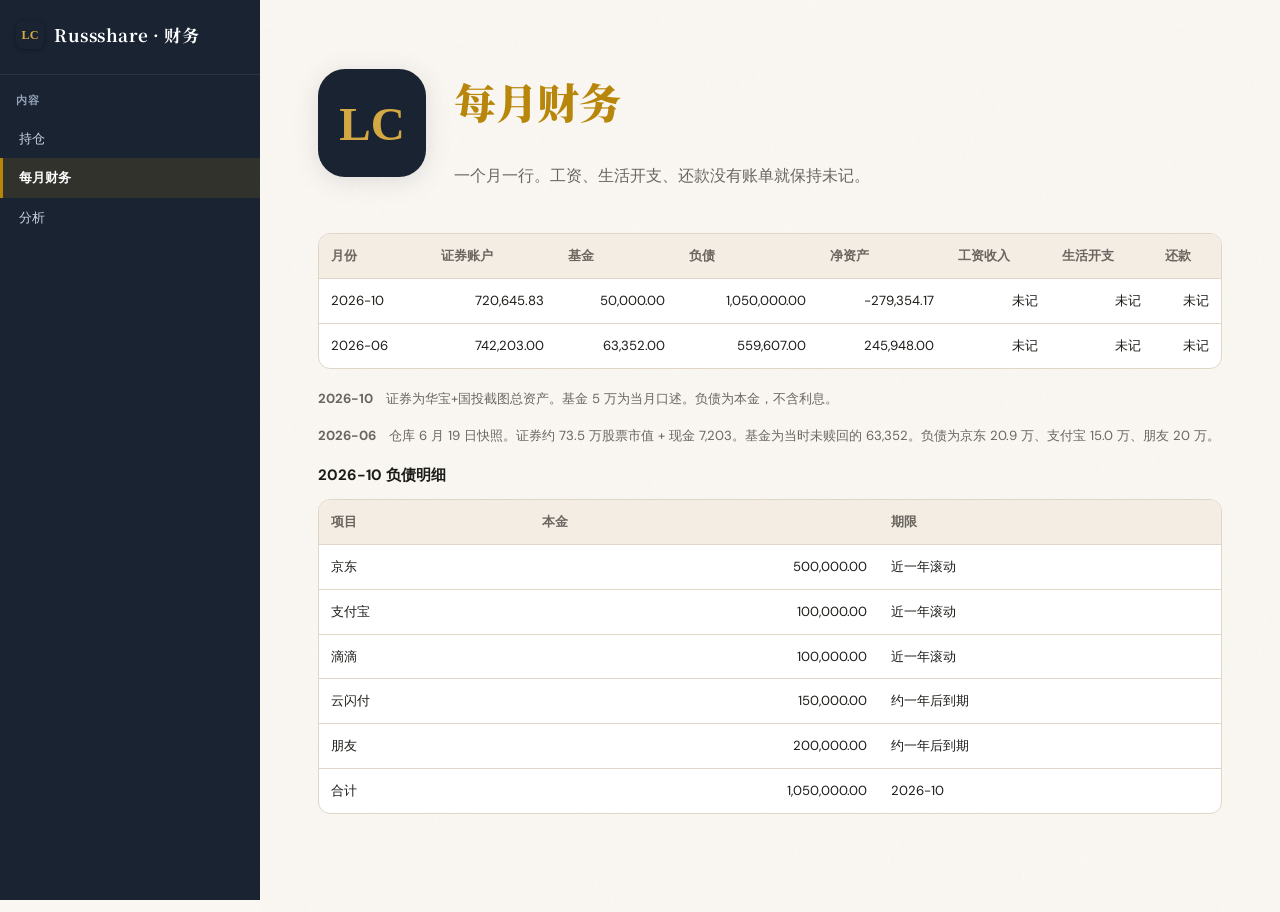
<file: monthly.html>
<!DOCTYPE html>
<html lang="zh-CN">
<head>
  <meta charset="UTF-8">
  <meta name="viewport" content="width=device-width, initial-scale=1.0">
  <title>每月财务 · Russshare</title>
  <meta name="theme-color" content="#B8860B">
  <link rel="stylesheet" href="kb-theme.css">
  <link rel="stylesheet" href="portal-home.css">
</head>
<body class="kb-body">
  <button type="button" class="kb-hamburger" aria-label="打开菜单">☰</button>
  <aside class="kb-sidebar" id="kb-sidebar">
    <div class="kb-sidebar-header"></div>
    <nav class="kb-sidebar-nav" aria-label="主导航"></nav>
  </aside>
  <main class="kb-main">
    <div class="kb-page-wrap">
      <section class="kb-hero-section">
        <div class="kb-hero-row">
          <img src="assets/lcai-kb-logo.svg" class="kb-hero-logo" alt="" aria-hidden="true">
          <div>
            <h1 class="kb-hero-title"><span class="gold">每月财务</span></h1>
            <p class="kb-hero-sub">一个月一行。工资、生活开支、还款没有账单就保持未记。</p>
          </div>
        </div>
      </section>
      <div class="kb-main-inner">
        <div class="snap-table-wrap">
          <table class="snap-table" id="month-table"></table>
        </div>
        <div id="month-detail"></div>
      </div>
    </div>
  </main>
  <script src="site-nav-data.js"></script>
  <script src="kb-shell.js"></script>
  <script src="monthly-data.js"></script>
  <script src="monthly.js"></script>
  <script>
    KBShell.renderPortalSidebar("monthly");
    KBShell.initSidebar();
    MonthlyPage.init();
  </script>
</body>
</html>
</file>
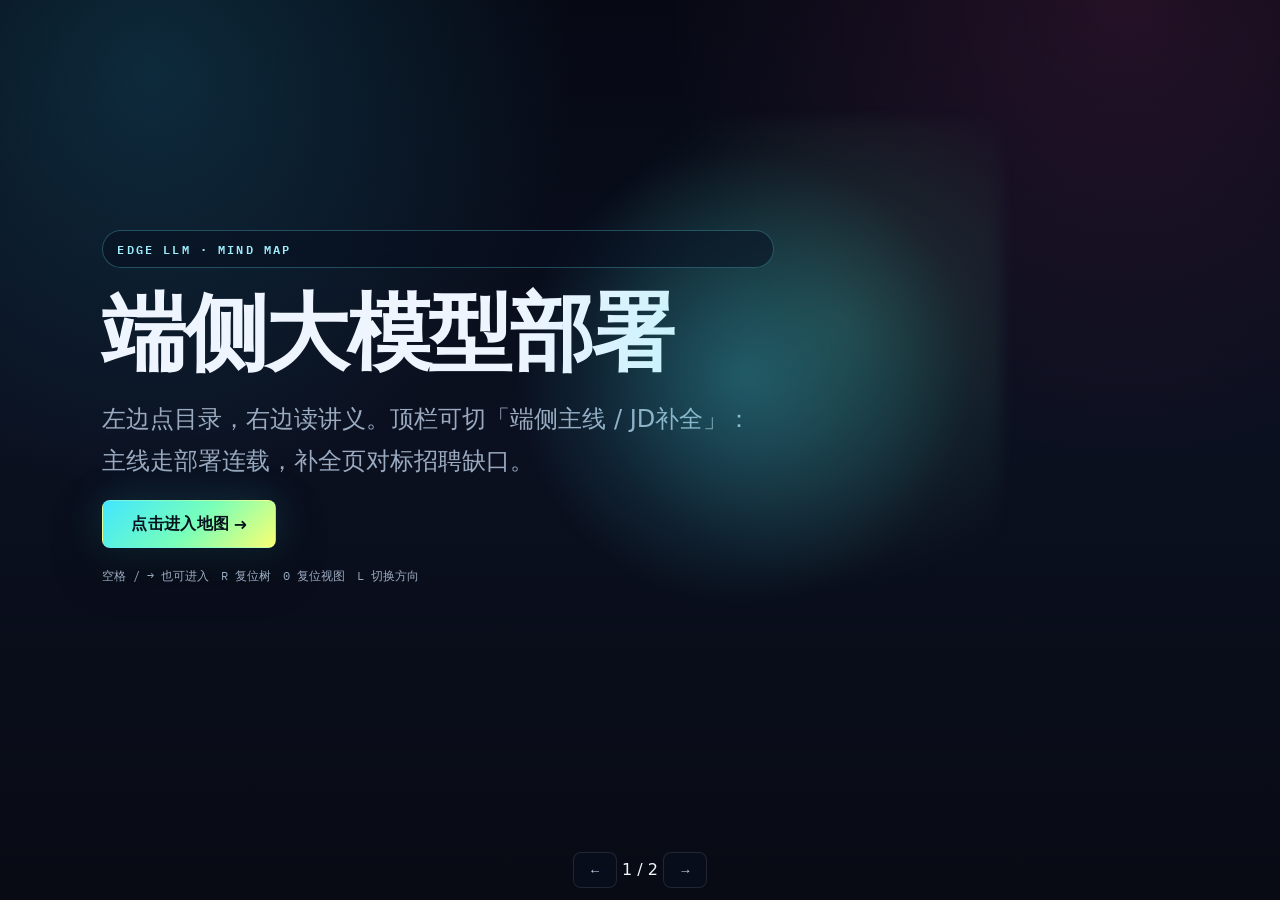
<file: 端侧部署思维导图.html>
<!DOCTYPE html>
<html lang="zh-CN" class="fluid">
<head>
<meta charset="UTF-8" />
<meta name="viewport" content="width=device-width, initial-scale=1.0, viewport-fit=cover" />
<meta name="theme-color" content="#060914" />
<meta name="mobile-web-app-capable" content="yes" />
<title>端侧大模型部署 · 思维导图</title>
<link rel="preconnect" href="https://fonts.googleapis.com" />
<link rel="preconnect" href="https://fonts.gstatic.com" crossorigin />
<link href="https://fonts.googleapis.com/css2?family=IBM+Plex+Mono:wght@400;500;600&family=IBM+Plex+Sans+SC:wght@400;500;600;700&family=Space+Grotesk:wght@600;700&display=swap" rel="stylesheet" />
<style>
/* === THEME: Gallery Night (inspired by gpt-image2.canghe.ai) === */
:root {
    --stage-bg: #060914;
    --slide-bg: #060914;
    --bg-primary: #060914;
    --grid-line: rgba(103, 232, 249, 0.04);
    --accent: #42e6ff;
    --accent-bright: #9eeeff;
    --accent-dim: rgba(103, 232, 249, 0.28);
    --accent-glow: rgba(47, 211, 255, 0.22);
    --accent-mint: #78ffb9;
    --key-1: #ffd1a8;
    --key-2: #ff78ad;
    --key-1-bg: rgba(255, 209, 168, 0.12);
    --key-2-bg: rgba(255, 120, 173, 0.13);
    --bridge: #8ef6ff;
    --text-primary: #eef5ff;
    --text-muted: #9aaac0;
    --text-leaf: #c9d8ef;
    --node-bg: rgba(9, 15, 32, 0.72);
    --node-active: rgba(103, 232, 249, 0.12);
    --glass: rgba(9, 15, 32, 0.68);
    --glass-border: rgba(255, 255, 255, 0.1);
    --danger: #9eeeff;
    --font-display: "Space Grotesk", "IBM Plex Sans SC", sans-serif;
    --font-body: "IBM Plex Sans SC", "Noto Sans SC", ui-sans-serif, system-ui, sans-serif;
    --font-mono: "IBM Plex Mono", ui-monospace, monospace;
    --fs-root: 28px;
    --fs-chapter: 16px;
    --fs-topic: 15px;
    --fs-term: 14px;
    --fs-label: 12px;
    --fs-detail-title: 22px;
    --reader-w: 520px;
    --fs-detail-body: 17.5px;
    --radius: 12px;
    --radius-sm: 8px;
    --col-gap: 18px;
    --node-gap: 8px;
    --node-inactive-opacity: 0.78;
    --ease-out-expo: cubic-bezier(0.16, 1, 0.3, 1);
    --duration-normal: 0.45s;
}

* { margin: 0; padding: 0; box-sizing: border-box; }

/* ===========================================
   FIXED 16:9 STAGE: MANDATORY BASE STYLES
   Include this ENTIRE file in every presentation.
   Slides are authored at 1920×1080 and scaled as a whole.
   =========================================== */

/* 1. Lock the browser viewport */
html,
body {
    width: 100%;
    height: 100%;
    margin: 0;
    overflow: hidden;
    background: var(--stage-bg, #000);
    font-family: var(--font-body);
    color: var(--text-primary);
    -webkit-font-smoothing: antialiased;
    text-rendering: optimizeLegibility;
}

/* 2. Full-window deck viewport */
.deck-viewport {
    position: fixed;
    inset: 0;
    overflow: hidden;
    background: var(--stage-bg, #000);
}

/* 3. Fixed 16:9 design canvas.
   JavaScript sets transform: translate(...) scale(...). */
.deck-stage {
    position: absolute;
    left: 0;
    top: 0;
    width: 1920px;
    height: 1080px;
    overflow: hidden;
    transform-origin: 0 0;
    background: var(--slide-bg, #fff);
}

/* 4. Slides stack inside the fixed stage.
   Content must be laid out at 1920×1080, not reflowed per device. */
.slide {
    position: absolute;
    inset: 0;
    width: 1920px;
    height: 1080px;
    overflow: hidden;
    display: block;
    visibility: hidden;
    opacity: 0;
    pointer-events: none;
    background: var(--slide-bg, #fff);
}

.slide.active,
.slide.visible {
    visibility: visible;
    opacity: 1;
    pointer-events: auto;
    z-index: 1;
}

/* 5. Keep media inside authored slide bounds */
img,
video,
canvas,
svg {
    max-width: 100%;
    max-height: 100%;
}

/* 6. Presentation chrome stays outside the slide design system */
.deck-controls {
    position: fixed;
    left: 50%;
    bottom: 22px;
    transform: translateX(-50%);
    z-index: 1000;
}

/* 7. Print one fixed-size slide per page */
@media print {
    html,
    body {
        width: 1920px;
        height: auto;
        overflow: visible;
        background: #fff;
    }

    .deck-viewport {
        position: static;
        overflow: visible;
        background: #fff;
    }

    .deck-stage {
        position: static;
        width: auto;
        height: auto;
        transform: none !important;
        background: none;
    }

    .slide {
        position: relative;
        display: block !important;
        visibility: visible !important;
        opacity: 1 !important;
        pointer-events: auto !important;
        width: 1920px;
        height: 1080px;
        break-after: page;
        page-break-after: always;
    }

    .slide:last-child {
        break-after: auto;
        page-break-after: auto;
    }

    .deck-controls {
        display: none !important;
    }
}

/* 8. Reduced motion */
@media (prefers-reduced-motion: reduce) {
    *,
    *::before,
    *::after {
        animation-duration: 0.01ms !important;
        transition-duration: 0.2s !important;
    }
}

/* === GRID STAGE === */
.slide {
    font-family: var(--font-body);
    color: var(--text-primary);
    background-color: var(--bg-primary);
    background-image:
        radial-gradient(circle at 12% 8%, rgba(47, 211, 255, 0.16), transparent 420px),
        radial-gradient(circle at 88% 0%, rgba(255, 73, 167, 0.12), transparent 460px),
        linear-gradient(180deg, #060914 0%, #0b1020 48%, #080b14 100%),
        linear-gradient(var(--grid-line) 1px, transparent 1px),
        linear-gradient(90deg, var(--grid-line) 1px, transparent 1px);
    background-size: auto, auto, auto, 56px 56px, 56px 56px;
}

.reveal {
    opacity: 0;
    transform: translateY(24px);
    transition: opacity var(--duration-normal) var(--ease-out-expo),
                transform var(--duration-normal) var(--ease-out-expo);
}
.slide.visible .reveal { opacity: 1; transform: none; }
.slide.visible .reveal:nth-child(1) { transition-delay: 0.05s; }
.slide.visible .reveal:nth-child(2) { transition-delay: 0.14s; }
.slide.visible .reveal:nth-child(3) { transition-delay: 0.24s; }
.slide.visible .reveal:nth-child(4) { transition-delay: 0.34s; }

/* === TITLE SLIDE === */
.title-slide .glow {
    position: absolute;
    width: 720px; height: 720px;
    left: 58%; top: 42%;
    transform: translate(-50%, -50%);
    background:
        radial-gradient(circle, rgba(66, 230, 255, 0.28), transparent 62%),
        radial-gradient(circle at 70% 40%, rgba(120, 255, 185, 0.16), transparent 55%);
    pointer-events: none;
    filter: blur(8px);
}
.title-kicker {
    position: absolute; left: 88px; top: 88px;
    display: inline-flex; align-items: center; gap: 8px;
    font-family: var(--font-mono);
    letter-spacing: 0.18em; font-size: 12px; font-weight: 600;
    color: var(--accent-bright);
    padding: 8px 14px;
    border-radius: 999px;
    border: 1px solid rgba(103, 232, 249, 0.28);
    background: rgba(9, 15, 32, 0.55);
    backdrop-filter: blur(10px);
}
.title-slide h1 {
    position: absolute; left: 88px; top: 280px;
    font-family: var(--font-display); font-weight: 700;
    font-size: 92px; line-height: 1.08; letter-spacing: -0.03em;
    max-width: 1100px;
    color: var(--text-primary);
}
.title-lead {
    position: absolute; left: 88px; top: 540px;
    font-family: var(--font-body); font-weight: 400;
    font-size: 22px; color: var(--text-muted);
    max-width: 720px; line-height: 1.75;
}
.enter-btn {
    position: absolute; left: 88px; bottom: 156px;
    border: 1px solid rgba(255, 255, 255, 0.14);
    background: linear-gradient(135deg, #42e6ff, #78ffb9 52%, #f9ff72);
    color: #04121d;
    font: 800 16px/1 var(--font-display);
    padding: 16px 28px; cursor: pointer; letter-spacing: 0.02em;
    border-radius: var(--radius-sm);
    box-shadow: 0 18px 50px rgba(0, 0, 0, 0.35), 0 0 40px rgba(57, 232, 255, 0.18);
    transition: transform 0.2s ease, filter 0.2s ease;
}
.enter-btn:hover { filter: brightness(1.06); transform: translateY(-1px); }
.title-hint {
    position: absolute; right: 88px; bottom: 96px;
    font-family: var(--font-mono);
    font-size: 12px; line-height: 1.65;
    color: var(--text-muted); max-width: 420px; text-align: right;
    opacity: 0.85;
}

/* === MAP SLIDE — reading-first === */
.map-top {
    position: absolute; left: 36px; right: 36px; top: 14px; height: 52px;
    display: flex; align-items: center; gap: 10px; z-index: 6;
}
.map-top h2 {
    flex: 0 0 auto;
    font-family: var(--font-display); font-size: 24px; font-weight: 800;
    letter-spacing: -0.01em; margin-right: 10px; color: var(--text-primary);
}
.crumb {
    flex: 1 1 auto; min-width: 0;
    font-family: var(--font-body); font-size: 14px; font-weight: 400;
    color: var(--text-muted); line-height: 1.4;
    white-space: nowrap; overflow: hidden; text-overflow: ellipsis;
    margin-right: 8px;
}
.tool {
    flex: 0 0 auto; white-space: nowrap;
    border: 1px solid var(--glass-border); background: var(--glass);
    color: var(--text-leaf); font: 500 12px/1 var(--font-mono);
    padding: 8px 12px; cursor: pointer;
    border-radius: var(--radius-sm);
    backdrop-filter: blur(8px);
    transition: border-color 0.2s ease, color 0.2s ease, background 0.2s ease;
}
.tool.on, .tool:hover {
    border-color: rgba(103, 232, 249, 0.55);
    color: var(--accent-bright);
    background: rgba(103, 232, 249, 0.1);
}

.map-hint {
    position: absolute; left: 36px; right: 36px; top: 66px;
    font-family: var(--font-mono); font-size: 12px; font-weight: 400;
    color: var(--text-muted); letter-spacing: 0.03em; line-height: 1.4;
    opacity: 0.92; pointer-events: none; z-index: 6;
}

.map-legend {
    flex: 0 0 auto;
    display: flex; align-items: center; gap: 8px;
    font-family: var(--font-mono); font-size: 11px;
    color: var(--text-muted); white-space: nowrap; margin-right: 4px;
}
.map-legend .dot {
    display: inline-block; width: 8px; height: 8px; border-radius: 50%;
    margin-right: 3px; vertical-align: middle; background: var(--accent);
}
.map-legend .dot.key1 { background: var(--key-1); }
.map-legend .dot.key2 { background: var(--key-2); }

/* Left browser + splitter + right reader */
.map-workspace {
    position: absolute; left: 0; top: 90px; right: 0; bottom: 0;
    display: grid;
    grid-template-columns: minmax(280px, 1fr) 8px var(--reader-w, 520px);
    gap: 0;
    overflow: hidden;
    background: transparent;
}
.map-workspace.is-resizing {
    cursor: col-resize;
    user-select: none;
}
.map-workspace.is-resizing * { cursor: col-resize !important; }
.split-handle {
    position: relative;
    z-index: 4;
    width: 8px;
    margin: 0 -1px;
    cursor: col-resize;
    touch-action: none;
    background: transparent;
    border: none;
    padding: 0;
    align-self: stretch;
}
.split-handle::before {
    content: "";
    position: absolute;
    top: 0; bottom: 0; left: 50%;
    width: 1px;
    transform: translateX(-50%);
    background: rgba(103, 232, 249, 0.22);
    transition: background 0.15s ease, box-shadow 0.15s ease, width 0.15s ease;
}
.split-handle:hover::before,
.split-handle.is-dragging::before,
.map-workspace.is-resizing .split-handle::before {
    width: 2px;
    background: var(--accent-bright);
    box-shadow: 0 0 12px rgba(66, 230, 255, 0.35);
}
.split-handle::after {
    content: "";
    position: absolute;
    top: 50%; left: 50%;
    width: 3px; height: 36px;
    transform: translate(-50%, -50%);
    border-radius: 2px;
    background: rgba(103, 232, 249, 0.4);
    opacity: 0;
    transition: opacity 0.15s ease;
}
.split-handle:hover::after,
.split-handle.is-dragging::after {
    opacity: 1;
}
.map-board {
    position: relative;
    overflow: auto;
    cursor: default;
    touch-action: pan-x pan-y;
    user-select: none;
    padding: 10px 16px 28px 36px;
    scrollbar-width: thin;
    scrollbar-color: var(--accent-dim) transparent;
    overscroll-behavior: contain;
    min-width: 0;
}
.map-board.space-pan { cursor: grab; }
.map-board.is-panning { cursor: grabbing; }
.map-board svg { max-width: none; max-height: none; }

#mapCanvas {
    position: relative;
    left: 0; top: 0;
    min-width: 100%;
    min-height: 100%;
    transform-origin: 0 0;
}
#wires {
    position: absolute; inset: 0; width: 100%; height: 100%;
    pointer-events: none; overflow: visible; opacity: 0.45;
}
.cols {
    position: relative; left: 0; top: 4px;
    display: flex; flex-direction: row; gap: var(--col-gap); align-items: flex-start;
    width: max-content;
    min-width: calc(100% - 20px);
    height: auto;
    overflow: visible;
    padding-bottom: 16px;
}
.cols.ttb {
    flex-direction: column; gap: 14px;
    width: calc(100% - 20px);
}
.col {
    flex: 0 0 auto; min-width: 220px;
    display: none; flex-direction: column; gap: 8px;
    opacity: 0; pointer-events: none;
    transform: translateX(-14px);
    transition: opacity 0.32s var(--ease-out-expo), transform 0.32s var(--ease-out-expo);
}
.col.show {
    display: flex; opacity: 1; pointer-events: auto; transform: none;
}
#col0.show { width: 250px; min-width: 250px; max-width: 250px; }
#col1.show { width: 292px; min-width: 292px; max-width: 292px; }
#col2.show { width: 292px; min-width: 292px; max-width: 292px; }
#col3.show { width: 400px; min-width: 400px; max-width: 420px; }
.cols.ttb #col0.show,
.cols.ttb #col1.show,
.cols.ttb #col2.show,
.cols.ttb #col3.show { width: 100%; min-width: 0; max-width: none; }
.cols.ttb .col {
    transform: translateY(-10px);
    flex-direction: row; flex-wrap: wrap; align-content: flex-start;
}
.cols.ttb .col.show { transform: none; }

.col-label {
    font-family: var(--font-mono);
    font-size: var(--fs-label); font-weight: 500;
    letter-spacing: 0.1em; color: var(--accent-bright);
    min-height: 18px; flex: 0 0 auto;
    opacity: 0.88; line-height: 1.35; margin-bottom: 2px;
}

/* Directory cards: title only */
.node {
    border: 1px solid var(--glass-border);
    background: var(--node-bg);
    color: var(--text-leaf);
    font-family: var(--font-body);
    font-size: var(--fs-topic); font-weight: 500; line-height: 1.4;
    padding: 11px 28px 11px 14px;
    cursor: pointer;
    text-align: left;
    width: 100%;
    position: relative;
    border-radius: var(--radius-sm);
    backdrop-filter: blur(6px);
    transition: border-color 0.15s ease, background 0.15s ease, opacity 0.2s ease, box-shadow 0.2s ease;
    word-break: break-word;
    box-shadow: none;
}
.col.show .node:not(.active):not(.root-node) { opacity: var(--node-inactive-opacity); }
.cols.ttb .node { width: auto; min-width: 190px; max-width: 320px; }
.node:hover {
    border-color: rgba(103, 232, 249, 0.45);
    opacity: 1;
    box-shadow: 0 8px 28px rgba(0, 0, 0, 0.22);
}
.node.active {
    opacity: 1;
    background: var(--node-active);
    border-color: rgba(103, 232, 249, 0.62);
    color: var(--text-primary);
    font-weight: 600;
    box-shadow: inset 0 0 0 1px rgba(103, 232, 249, 0.16), 0 10px 30px rgba(0, 0, 0, 0.25);
}
.node.key-1 {
    border-color: rgba(251, 191, 36, 0.45);
    border-left: 3px solid var(--key-1);
}
.node.key-2 {
    border-color: rgba(251, 113, 133, 0.45);
    border-left: 3px solid var(--key-2);
}
.node.key-1:hover { border-color: var(--key-1); }
.node.key-2:hover { border-color: var(--key-2); }
.node.key-1.active {
    background: var(--key-1-bg);
    border-color: var(--key-1);
    color: #fffbeb;
}
.node.key-2.active {
    background: var(--key-2-bg);
    border-color: var(--key-2);
    color: #fff1f2;
}
.node.key-1::before,
.node.key-2::before {
    position: absolute; top: 4px; left: 8px;
    font-family: var(--font-mono);
    font-size: 9px; font-weight: 600; line-height: 1;
    letter-spacing: 0.04em; pointer-events: none; opacity: 0.85;
}
.node.key-1::before { content: "重点"; color: var(--key-1); }
.node.key-2::before { content: "核心"; color: var(--key-2); }
.node.key-1, .node.key-2 { padding-top: 16px; }

.node.root-node {
    font-family: var(--font-display); font-weight: 700;
    font-size: 20px; line-height: 1.28;
    padding: 18px 14px; text-align: center; min-height: 88px;
    display: flex; flex-direction: column; align-items: center; justify-content: center;
    border-radius: var(--radius);
    border-color: rgba(103, 232, 249, 0.35);
    box-shadow: 0 12px 40px rgba(0, 0, 0, 0.28);
}
.node.root-node .sub {
    display: block !important;
    margin-top: 8px;
    font-family: var(--font-mono);
    font-size: 11px; font-weight: 400;
    color: var(--text-muted); line-height: 1.4;
}
.node .sub { display: none; }

#list1 .node {
    font-size: var(--fs-chapter); font-weight: 600;
    padding: 10px 28px 10px 12px;
}
#list2 .node {
    font-size: var(--fs-topic); font-weight: 500;
    padding: 9px 28px 9px 12px;
}
#list3 .node {
    font-size: var(--fs-term); font-weight: 400;
    padding: 9px 12px;
    display: block;
    white-space: nowrap; overflow: hidden; text-overflow: ellipsis;
}
#list1 .node.key-1, #list1 .node.key-2,
#list2 .node.key-1, #list2 .node.key-2,
#list3 .node.key-1, #list3 .node.key-2 { padding-top: 16px; }

#list1, #list2, #list3 {
    max-height: calc(1080px - 220px);
    overflow-y: auto; overflow-x: hidden;
    padding-right: 4px;
    scrollbar-width: thin;
    scrollbar-color: var(--accent-dim) transparent;
    overscroll-behavior: contain;
}
.node.has-kids::after {
    content: "▸";
    position: absolute; right: 10px; top: 50%;
    transform: translateY(-50%);
    color: var(--accent-bright); font-size: 11px;
    font-family: var(--font-mono); opacity: 0.75;
}
.cols.ttb .node.has-kids::after { content: "▾"; top: 10px; transform: none; }
.node, .pager, .tool { cursor: pointer; }
.list {
    display: flex; flex-direction: column; gap: var(--node-gap);
    flex: 0 0 auto; overflow: visible;
}
.cols.ttb .list { flex-direction: row; flex-wrap: wrap; width: 100%; gap: 8px; }
.l3-grid, .l3-grid {
    display: grid; grid-template-columns: 1fr 1fr; gap: var(--node-gap);
}
.cols.ttb .l3-grid { grid-template-columns: repeat(3, 1fr); width: 100%; }

/* Reader — primary reading surface */
.reader {
    border-left: 1px solid rgba(255, 255, 255, 0.06);
    background:
        linear-gradient(180deg, rgba(11, 16, 32, 0.92) 0%, rgba(7, 12, 26, 0.96) 100%);
    padding: 22px 28px 28px;
    overflow: hidden;
    display: flex; flex-direction: column;
    min-width: 0;
    backdrop-filter: blur(12px);
}
.reader-label {
    font-family: var(--font-mono);
    font-size: 11px; font-weight: 600;
    letter-spacing: 0.14em;
    color: var(--accent-bright);
    margin-bottom: 14px;
    opacity: 0.92;
    flex: 0 0 auto;
}
.detail {
    border: none; background: transparent; padding: 0;
    min-height: 0; max-height: none; max-width: 100%;
    overflow-y: auto; overscroll-behavior: contain;
    flex: 1 1 auto;
    scrollbar-width: thin;
    scrollbar-color: rgba(103, 232, 249, 0.35) transparent;
}
.detail h3 {
    font-family: var(--font-display);
    font-size: var(--fs-detail-title); font-weight: 700;
    line-height: 1.35; margin-bottom: 16px;
    color: var(--text-primary);
    letter-spacing: -0.02em;
}
.detail > p {
    font-family: var(--font-body);
    font-size: var(--fs-detail-body);
    line-height: 1.9; color: var(--text-leaf);
    max-width: 38em;
}
.explain-block { margin-top: 0; max-width: 38em; }
.explain-block strong {
    color: #ffe1a8;
    font-weight: 600;
}
.key-badge {
    display: inline-block;
    font-family: var(--font-mono);
    font-size: 11px;
    font-weight: 600;
    letter-spacing: 0.12em;
    padding: 3px 10px;
    border-radius: 999px;
    margin-bottom: 12px;
}
.key-badge.key-1 {
    color: var(--key-1);
    background: var(--key-1-bg);
    border: 1px solid rgba(255, 209, 168, 0.35);
}
.key-badge.key-2 {
    color: var(--key-2);
    background: var(--key-2-bg);
    border: 1px solid rgba(255, 120, 173, 0.35);
}
.explain-label {
    font-family: var(--font-mono);
    font-size: 11px; font-weight: 600;
    letter-spacing: 0.12em;
    color: var(--accent-bright);
    margin: 26px 0 12px;
    padding-bottom: 8px;
    border-bottom: 1px solid rgba(103, 232, 249, 0.16);
}
.explain-label:first-child { margin-top: 0; }
.explain-label.explain-bridge {
    color: var(--bridge);
    border-bottom-color: rgba(103, 232, 249, 0.22);
}
.explain-block p {
    margin: 0 0 1.55em;
    font-family: var(--font-body);
    font-size: var(--fs-detail-body);
    line-height: 1.9;
    color: var(--text-leaf);
}
.explain-block p:last-child {
    margin-bottom: 0;
}
.explain-block .bridge-text {
    color: #b7f6ff;
    margin-top: 18px;
    padding-top: 14px;
    border-top: 1px solid rgba(103, 232, 249, 0.18);
}
.explain-block .meta-line {
    margin-top: 22px;
    font-family: var(--font-mono);
    font-size: 12px;
    color: var(--text-muted);
    line-height: 1.5;
}
.pager {
    display: flex; gap: 8px; align-items: center;
    font-family: var(--font-mono);
    font-size: 12px; color: var(--text-muted);
    margin-top: 4px;
}


.node.key-1 { border-color: rgba(251, 191, 36, 0.45); border-left: 3px solid var(--key-1); }
.node.key-2 { border-color: rgba(251, 113, 133, 0.45); border-left: 3px solid var(--key-2); }
.node.key-1:hover { border-color: var(--key-1); }
.node.key-2:hover { border-color: var(--key-2); }
.node.key-1.active { background: var(--key-1-bg); border-color: var(--key-1); color: #fffbeb; }
.node.key-2.active { background: var(--key-2-bg); border-color: var(--key-2); color: #fff1f2; }
.node.key-1::before, .node.key-2::before {
    position: absolute; top: 4px; left: 8px;
    font-family: var(--font-mono); font-size: 9px; font-weight: 600; line-height: 1;
    letter-spacing: 0.04em; pointer-events: none; opacity: 0.85;
}
.node.key-1::before { content: "重点"; color: var(--key-1); }
.node.key-2::before { content: "核心"; color: var(--key-2); }
.node.key-1, .node.key-2 { padding-top: 16px; }
#list1 .node.key-1, #list1 .node.key-2,
#list2 .node.key-1, #list2 .node.key-2,
#list3 .node.key-1, #list3 .node.key-2 { padding-top: 16px; }
.node.has-kids::after {
    content: "▸";
    position: absolute; right: 10px; top: 50%;
    transform: translateY(-50%);
    color: var(--accent-bright); font-size: 11px;
    font-family: var(--font-mono); opacity: 0.75;
}
.l3-grid {
    display: grid; grid-template-columns: 1fr 1fr; gap: var(--node-gap);
}

/* === Curriculum tabs === */
.curr-tabs {
    flex: 0 0 auto;
    display: inline-flex;
    gap: 0;
    margin-right: 10px;
    border: 1px solid var(--glass-border);
    background: var(--glass);
    border-radius: var(--radius-sm);
    overflow: hidden;
    backdrop-filter: blur(8px);
}
.curr-tab {
    border: 0;
    background: transparent;
    color: var(--text-muted);
    font: 600 12px/1 var(--font-mono);
    padding: 8px 14px;
    cursor: pointer;
    letter-spacing: 0.02em;
}
.curr-tab.on {
    color: #04121d;
    background: linear-gradient(135deg, #42e6ff, #78ffb9 70%);
}
.curr-tab:hover:not(.on) { color: var(--accent-bright); }

.pane-tabs { display: none; }
.tool.pane-tab { min-height: 36px; }

/* Fluid layout: fill the real window instead of scaling a 1920×1080 canvas */
html.fluid, html.fluid body {
    overflow: hidden;
    height: 100%;
    height: 100dvh;
}
html.fluid .deck-viewport {
    position: fixed;
    inset: 0;
}
html.fluid .deck-stage {
    position: relative;
    width: 100% !important;
    height: 100% !important;
    transform: none !important;
    overflow: hidden;
}
html.fluid .slide {
    width: 100% !important;
    height: 100% !important;
    min-height: 0;
}
html.fluid .title-slide {
    display: flex;
    flex-direction: column;
    justify-content: center;
    padding: max(24px, env(safe-area-inset-top)) 8vw 12vh;
    gap: 18px;
}
html.fluid .title-slide .glow {
    width: min(90vw, 520px);
    height: min(90vw, 520px);
    top: 42%;
}
html.fluid .title-kicker,
html.fluid .title-slide h1,
html.fluid .title-lead,
html.fluid .enter-btn,
html.fluid .title-hint {
    position: static;
    max-width: 42rem;
    text-align: left;
}
html.fluid .title-slide h1 {
    font-size: clamp(36px, 8vw, 84px);
    line-height: 1.12;
}
html.fluid .title-lead { font-size: clamp(16px, 2.4vw, 24px); }
html.fluid .enter-btn {
    align-self: flex-start;
    min-height: 48px;
    padding: 14px 28px;
}
html.fluid .title-hint { font-size: 12px; max-width: 28rem; }
html.fluid #mapSlide {
    display: flex;
    flex-direction: column;
    overflow: hidden;
}
html.fluid .map-top {
    position: relative;
    left: auto; right: auto; top: auto;
    height: auto;
    flex-wrap: wrap;
    padding: 10px 16px;
    padding-top: max(10px, env(safe-area-inset-top));
    gap: 8px;
    width: 100%;
}
html.fluid .map-hint {
    position: relative;
    left: auto; right: auto; top: auto;
    padding: 0 16px 8px;
}
html.fluid .reader { min-height: 0; }
html.fluid .deck-controls {
    bottom: max(12px, env(safe-area-inset-bottom));
}
html.fluid .deck-controls button {
    min-width: 44px;
    min-height: 36px;
    background: var(--glass);
    color: var(--text-leaf);
    border: 1px solid var(--glass-border);
    border-radius: var(--radius-sm);
    backdrop-filter: blur(8px);
}

@media (max-width: 900px) {
    html.fluid .title-slide {
        justify-content: flex-start;
        overflow: auto;
        padding-top: 18vh;
    }
    html.fluid .title-slide h1 { font-size: clamp(28px, 11vw, 48px); }
    html.fluid .title-lead { font-size: 15px; }
    html.fluid .map-legend,
    html.fluid #btnLtr,
    html.fluid #btnTtb,
    html.fluid #btnView,
    html.fluid .map-hint { display: none; }
    html.fluid .pane-tabs {
        display: inline-flex;
        gap: 0;
        border: 1px solid var(--accent-dim);
        margin-left: auto;
    }
    html.fluid .map-top h2 { font-size: 18px; margin-right: 4px; }
    html.fluid .map-workspace {
        display: flex;
        flex-direction: column;
        grid-template-columns: none;
    }
    html.fluid .split-handle { display: none !important; }
    html.fluid .map-board {
        flex: 1 1 auto;
        min-height: 0;
        padding: 8px 12px 16px;
    }
    html.fluid .reader {
        flex: 1 1 auto;
        min-height: 0;
        border-top: 1px solid rgba(103, 232, 249, 0.22);
        padding-bottom: env(safe-area-inset-bottom);
    }
    html.fluid body.pane-tree .reader { display: none; }
    html.fluid body.pane-read .map-board { display: none; }
    html.fluid body.pane-read .split-handle { display: none; }
    html.fluid #col0.show,
    html.fluid #col1.show,
    html.fluid #col2.show,
    html.fluid #col3.show {
        width: 100%;
        min-width: 0;
        max-width: none;
    }
    html.fluid .cols {
        flex-direction: column;
        width: 100%;
        min-width: 0;
        gap: 12px;
    }
    html.fluid .cols.ttb .list,
    html.fluid .list {
        flex-direction: column;
        flex-wrap: nowrap;
        width: 100%;
    }
    html.fluid .cols.ttb .col,
    html.fluid .col.show {
        flex-direction: column;
        flex-wrap: nowrap;
        width: 100%;
        max-width: none;
        min-width: 0;
    }
    html.fluid .node {
        min-height: 44px;
        font-size: 15px;
        padding: 10px 12px;
        width: 100%;
        max-width: none;
        text-align: left;
    }
    html.fluid .map-top .curr-tabs { margin-right: auto; }
    html.fluid #btnReset { margin-left: 0; }
    html.fluid .crumb { display: none; }
    html.fluid .explain-block p,
    html.fluid .detail > p {
        font-size: 16px;
        max-width: none;
    }
    html.fluid .deck-controls { display: none; }
}

@media (min-width: 901px) and (max-width: 1280px) {
    html.fluid .map-workspace {
        grid-template-columns: minmax(220px, 1fr) 8px minmax(280px, 38vw);
    }
    html.fluid #col0.show { width: 200px; min-width: 180px; max-width: 220px; }
    html.fluid #col1.show,
    html.fluid #col2.show { width: 240px; min-width: 200px; max-width: 280px; }
}

</style>
</head>
<body class="pane-tree">
<div class="deck-viewport">
  <main class="deck-stage" id="deckStage">

    <!-- SLIDE 0: TITLE -->
    <section class="slide title-slide active" data-slide="0">
      <div class="glow"></div>
      <div class="title-kicker reveal">EDGE LLM · MIND MAP</div>
      <h1 class="reveal">端侧大模型部署</h1>
      <p class="title-lead reveal">左边点目录，右边读讲义。顶栏可切「端侧主线 / JD补全」：主线走部署连载，补全页对标招聘缺口。</p>
      <button class="enter-btn reveal" id="enterMap" type="button">点击进入地图 →</button>
      <div class="title-hint reveal">空格 / → 也可进入　R 复位树　0 复位视图　L 切换方向</div>
    </section>

    <!-- SLIDE 1: MAP -->
    <section class="slide" data-slide="1" id="mapSlide">
      <div class="map-top">
        <h2>知识树</h2>
        <div class="curr-tabs" role="tablist" aria-label="课程页">
          <button class="curr-tab on" id="tabMain" type="button" role="tab" aria-selected="true">端侧主线</button>
          <button class="curr-tab" id="tabJd" type="button" role="tab" aria-selected="false">JD补全</button>
        </div>
        <div class="crumb" id="crumb">根节点</div>
        <div class="map-legend" aria-hidden="true">
          <span><i class="dot"></i>普通</span>
          <span>·</span>
          <span><i class="dot key1"></i>重点</span>
          <span>·</span>
          <span><i class="dot key2"></i>核心</span>
        </div>
        <button class="tool on" id="btnLtr" type="button">从左到右</button>
        <button class="tool" id="btnTtb" type="button">从上到下</button>
        <button class="tool" id="btnReset" type="button">复位树</button>
        <button class="tool" id="btnView" type="button" title="快捷键 0，或双击空白">复位视图</button>
        <div class="pane-tabs" role="tablist" aria-label="手机视图">
          <button class="tool pane-tab on" id="btnPaneTree" type="button">目录</button>
          <button class="tool pane-tab" id="btnPaneRead" type="button">讲义</button>
        </div>
      </div>
      <div class="map-hint">左侧点目录 · 列表内滚动 · 拖中间竖线调左右宽度 · 右侧读讲义</div>
      <div class="map-workspace">
      <div class="map-board" id="mapBoard">
        <div id="mapCanvas">
        <svg id="wires" viewBox="0 0 1920 988" preserveAspectRatio="none"></svg>
        <div class="cols" id="cols">
          <div class="col show" id="col0">
            <div class="col-label">根 · 总览</div>
            <button class="node root-node has-kids" id="rootNode" type="button" data-id="root" data-depth="0">端侧大模型部署<span class="sub">点开后按 1→2→3… 讲</span></button>
          </div>
          <div class="col" id="col1"><div class="col-label">章 · 1 2 3…</div><div class="list" id="list1"></div></div>
          <div class="col" id="col2"><div class="col-label">主题 · 1.1 1.2…</div><div class="list" id="list2"></div></div>
          <div class="col" id="col3">
            <div class="col-label">知识点 · 1.1.1…</div>
            <div class="l3-grid" id="list3"></div>
            <div class="pager" id="pager"></div>
          </div>
        </div>
        </div>
      </div>
      <button class="split-handle" id="splitHandle" type="button" aria-label="拖动调节左右宽度" title="拖动调节左右宽度"></button>
      <aside class="reader" aria-label="讲义">
        <div class="reader-label">讲义 · 是什么 / 作用</div>
        <div class="detail" id="detail">
          <h3>从左边开始</h3>
          <p>点根节点 → 选一章 → 选主题 → 选知识点。目录只负责导航，说明都在右侧阅读。</p>
        </div>
      </aside>
    </div>
    </section>

  </main>
</div>

<nav class="deck-controls" aria-label="slides">
  <button type="button" id="prevSlide">←</button>
  <span id="pageLabel">1 / 2</span>
  <button type="button" id="nextSlide">→</button>
</nav>

<script>
/* === TREE DATA === */
const TREE_MAIN = {"id":"root","t":"端侧大模型部署","d":"按岗位画像 → 能力分层 → 五层技能 → 面试考点展开。右侧讲义直接来自《端侧模型部署.md》原文。","kids":[{"id":"c1","t":"1 · 岗位画像：这个岗位到底在做什么？","d":"端侧 AI 模型/推理部署工程师（全栈/量产方向）的核心职责，可拆成六块。\n\n要求：C/C++/Python；PyTorch/ONNX；ARM/GPU/NPU 至少一类；懂体系结构/编译/OS；有端侧量产经验。\n\n加分：端侧 LLM/VLM 落地、手机/车机/IoT/机器人量产、芯片原厂/开源社区。\n\n一句话 JD：负责端侧 AI 模型轻量化、推理引擎与编译、硬件适配部署、性能功耗调优、评测工具链、端云协同与安全合规，推动模型在端侧量产落地。\n\n模型算法与轻量化：蒸馏、剪枝、量化/QAT、稀疏化、NAS、端侧微调；覆盖 LLM/VLM、KV Cache、投机解码、多模态。\n\n推理引擎与编译：Runtime、图优化、算子融合、自定义算子、内存复用、调度；ONNX/TFLite/MNN/TVM/TensorRT/llama.cpp 等。\n\n硬件适配与部署：CPU/GPU/NPU/DSP/ASIC，Android/iOS/Linux/RTOS/车机/IoT，芯片 SDK 与跨端兼容。\n\n性能/功耗/内存调优：时延、吞吐、内存、带宽、功耗、热、包体；Profiling、瓶颈定位、端到端优化。\n\n评测与工具链：精度/性能/功耗/稳定性/兼容性评测，Benchmark、自动化测试、回归、CI/CD。\n\n端云协同与工程化：端云分工、OTA、灰度、A/B、SDK/API、版本管理；安全隐私合规、数据闭环、产品 SLA 与量产。","kids":[],"w":"给学习路径一个章节锚点。","b":"","k":0},{"id":"c2","t":"2 · 能力分层图谱：从初级到专家的技术进阶","d":"分级画像是**能力栈累加**：初级先掌握什么，中级在初级全部能力之上再掌握什么，高级在中级全部能力之上再掌握什么。","kids":[{"id":"c2-1","t":"2.1 · 初级：能跑通","d":"初级掌握：\n\n编程 — 熟练掌握 C/C++ 或 Python，具备良好的数据结构与算法基础\n\n理论 — 理解 Transformer/LLM 基础原理及推理流程，熟悉 Attention、KV Cache、Prefill/Decode\n\n框架 — 熟悉至少一种推理框架（TensorRT、MNN、ONNX Runtime 等），有模型转换、真机部署与功能调试实践\n\n约束意识 — 了解端侧功耗、内存、热、包体等基本约束\n\n合规意识 — 了解数据不出端、模型加密、隐私合规等基本概念\n\n特征 — 能独立完成模型转换、真机部署与基本功能调试；主要停留在调用转换脚本与工具链 API，尚未深入底层性能/精度根因定位\n\n起什么作用：定义入门基线，筛选“可培养”的端侧部署工程师。\n\n一句话：初级 = 能把模型在端侧跑起来。","kids":[],"w":"定义入门基线，筛选“可培养”的端侧部署工程师","b":"","k":0},{"id":"c2-2","t":"2.2 · 中级：在初级之上，能定位与优化","d":"中级在初级全部能力之上，再掌握：\n\n核心能力 — 独立完成模型适配、功能调试和底层性能问题定位；熟练使用 PyTorch，理解计算图、张量处理机制及算子实现\n\n量化 — 熟练 PTQ/QAT，熟悉 QNN SDK 等工具链（模型转换/量化/性能分析），能系统性排查量化精度劣化\n\n平台 — 有高通 8155/8295、地平线 BPU、NVIDIA Jetson 等至少一类平台实战经验，理解目标硬件架构约束\n\n调优 — 理解算子融合与布局优化原理，能定位“哪个 Pass 吃了我的精度/性能”；能把 Roofline 分析落地为优化方向选择\n\n端侧约束 — 能结合功耗、内存、热、带宽、包体约束做实际调优\n\n合规与闭环 — 能落地安全隐私合规要求，理解数据闭环与端侧反馈机制\n\n端侧 LLM/VLM — 能完成端侧 LLM/VLM 的基础部署与推理优化\n\n特征 — 从“会跑通”进入“会定位、会优化、会交付”\n\n起什么作用：定义团队主力标准，承上启下；既能独立交付，又能定位精度/性能根因，是端侧量产核心战力。\n\n一句话：中级 = 初级 + 能定位根因、能系统调优、能量产交付。","kids":[],"w":"定义团队主力标准，承上启下；既能独立交付，又能定位精度/性能根因，是端侧量产核心战力","b":"","k":0},{"id":"c2-3","t":"2.3 · 高级/专家：在中级之上，能定义与攻坚","d":"高级/专家在中级全部能力之上，再掌握：\n\n系统能力 — 精通“端-边缘-云”协同架构；具备编译器/运行时/算子库全栈优化能力\n\n架构能力 — 定义边缘智能技术战略与路线，定义推理 SLA 指标体系；主导从 0 到 1 的产品落地\n\n技术深度 — 能编写推理引擎优化 Pass 并论证等价性；能编写高性能 CUDA Kernel/Triton 算子、TensorRT Plugin、NPU 自定义算子，解决“最后一公里”问题\n\n端侧大模型专项 — 主导端侧 LLM/VLM 系统级优化，解决内存墙、带宽墙、功耗墙\n\n体系化能力 — 定义安全合规体系、数据闭环体系、端云协同与 OTA 迭代体系\n\n量产与战略 — 定义量产 SLA、跨设备兼容矩阵、团队技术战略与路线\n\n影响力 — 有开源项目贡献（vLLM/SGLang 等）、顶会论文（MLSys/ASPLOS/OSDI/NeurIPS）、专利布局者优先\n\n特征 — 从“会定位、会优化”进入“会定义、会攻坚、会引领”\n\n起什么作用：定义技术天花板和方向；负责战略、标准、难点攻坚与外部影响力，是团队技术领军角色。\n\n一句话：高级/专家 = 中级 + 能写 Pass/算子、能定架构、能带方向、能影响行业。","kids":[],"w":"定义技术天花板和方向；负责战略、标准、难点攻坚与外部影响力，是团队技术领军角色","b":"","k":0},{"id":"c2-4","t":"2.4 · 分水岭判据（递进累加版）","d":"初级：会调框架 API 和 trtexec 参数，能跑通、能调试。\n\n中级：在初级之上，理解融合与布局优化原理，能定位精度/性能根因，能结合功耗/内存/热/包体做调优。\n\n高级/专家：在中级之上，能写 Pass、写算子、论证等价性，能定义端云协同架构、SLA 体系和量产路线。\n\n是否内化“推理引擎即编译器”的心智模型，直接决定问题定位的深度。\n\n是否具备“端侧系统级权衡”能力，直接决定能否从工程师走向专家。\n\n一句话：初级会跑通 → 中级会定位和优化 → 高级会定义和攻坚。","kids":[],"w":"弄清「分水岭判据（递进累加版）」，排障和选型时才知道该动哪一环。","b":"","k":0}],"w":"给学习路径一个章节锚点。","b":"","k":0},{"id":"c3","t":"3 · 技能图谱总览：五层递进结构","d":"端侧推理优化有明确依赖链，但不是纯线性目录：\n\n**算什么 → 怎么变小/少算 → 怎么变快（软件侧）→ 怎么变快（硬件侧）→ 怎么落地/演进**\n\n建议按五层递进掌握，同时用「端侧约束 + 评测权衡」横切贯穿。\n\n第三层与第四层不是简单先后，而是软硬协同：编译栈要硬件感知，硬件能力要靠运行时和框架释放。推荐路径 **1 → 2 → 3/4 → 5**，横切评测始终贯穿；三四层可并行，但都依赖一二层基础。每学一层，都要回到真实端侧设备做 profiling 和权衡。\n\n一句话：端侧推理优化 = 在端侧约束下，用模型高效化 + 软硬协同 + 系统工程，逼近精度、延迟、内存、功耗的最优权衡。","kids":[{"id":"c3-1","t":"3.1 · 第一层 · 大模型推理原理（算什么）","d":"核心问题：模型到底在算什么，瓶颈在哪？\n\n关键知识：Transformer、Attention、FFN、自回归生成、prefill/decode、KV Cache、算力/访存、延迟/吞吐。\n\n掌握标志：能解释 decode 为什么常是 memory-bound，能估算 KV Cache 和单 token 成本。","kids":[],"w":"弄清「第一层 · 大模型推理原理（算什么）」，排障和选型时才知道该动哪一环。","b":"","k":0},{"id":"c3-2","t":"3.2 · 第二层 · 模型高效化与压缩量化（变小、少算、保精度）","d":"核心问题：如何在不显著掉精度的前提下，降低参数量、计算量和内存？\n\n关键知识：量化（PTQ/QAT、INT8/INT4、GPTQ/AWQ/SmoothQuant）、剪枝、稀疏、蒸馏、低秩分解、权重共享、MoE、结构优化。\n\n掌握标志：能针对端侧场景选择量化/压缩方案，并评估精度、延迟、内存、功耗的权衡。","kids":[],"w":"弄清「第二层 · 模型高效化与压缩量化（变小、少算、保精度）」，排障和选型时才知道该动哪一环。","b":"","k":0},{"id":"c3-3","t":"3.3 · 第三层 · 推理框架与 AI 编译栈（软件侧变快）","d":"核心问题：模型如何高效映射到设备并跑起来？\n\n关键知识：推理引擎（llama.cpp、MNN、NCNN、TFLite、ONNX Runtime、TensorRT、OpenVINO、ExecuTorch 等）、AI 编译（TVM、MLIR、IREE 等）、图优化、算子融合、内存规划、KV Cache 管理、连续批处理、投机解码、后端调度。\n\n掌握标志：能定位瓶颈在模型、框架、算子、内存还是调度。","kids":[],"w":"弄清「第三层 · 推理框架与 AI 编译栈（软件侧变快）」，排障和选型时才知道该动哪一环。","b":"","k":0},{"id":"c3-4","t":"3.4 · 第四层 · 硬件体系结构与性能方法论（硬件侧变快）","d":"核心问题：硬件凭什么快，为什么有时快不起来？\n\n关键知识：CPU/GPU/NPU/DSP、异构计算、内存层级、带宽、缓存、Roofline、算力利用率、功耗与热、算子硬件映射、量化指令、并行与流水线。\n\n掌握标志：能用 Roofline 判断 memory-bound/compute-bound，能解释 NPU 对某些算子不友好的原因。","kids":[],"w":"弄清「第四层 · 硬件体系结构与性能方法论（硬件侧变快）」，排障和选型时才知道该动哪一环。","b":"","k":0},{"id":"c3-5","t":"3.5 · 第五层 · 系统工程与前沿方向（落地与演进）","d":"核心问题：如何把端侧 AI 做成稳定、可更新、可运营的系统？\n\n关键知识：端侧部署、端云协同、模型更新、监控回归、安全隐私、合规、多模态、Agent、RAG、长上下文、个性化、联邦学习、端侧 LLM OS。\n\n掌握标志：能设计一个端侧 AI 功能从模型选型、优化、部署到监控迭代的闭环。","kids":[],"w":"弄清「第五层 · 系统工程与前沿方向（落地与演进）」，排障和选型时才知道该动哪一环。","b":"","k":0},{"id":"c3-6","t":"3.6 · 横切 · 端侧约束与评测权衡","d":"端侧约束：算力、内存、存储、带宽、功耗、发热、成本、隐私、时延。\n\n评测维度：精度、延迟、吞吐、内存、功耗、发热、成本、体验。\n\n方法：真实设备 profiling、基准测试、消融实验、A/B、回归测试。\n\n原则：端侧优化本质是多目标约束优化，没有免费午餐。","kids":[],"w":"弄清「横切 · 端侧约束与评测权衡」，排障和选型时才知道该动哪一环。","b":"","k":0}],"w":"给学习路径一个章节锚点。","b":"","k":0},{"id":"c4","t":"4 · 大模型推理核心优化技术","d":"这是2025年后新增的核心要求，JD中反复出现的关键词包括Transformer架构、KV Cache、Prefill/Decode分离、投机推理等。但JD只列关键词，实际工作与面试考察的是深层机制。","kids":[{"id":"c4-1","t":"4.1 · Transformer架构与KV Cache基础","d":"**Transformer架构** — 理解Attention机制（QKV计算、缩放因子）、FFN结构、位置编码\n\n**KV Cache** — 理解自回归解码时K/V的存储与复用机制，以及MQA/GQA等变体对Cache规模的压缩\n\n**Prefill/Decode分离** — 地平线要求\"构建UCP加速库并与vLLM等主流框架深度适配，优化KVCache复用与Prefill-Decode分离技术\"","kids":[],"w":"弄清「Transformer架构与KV Cache基础」，排障和选型时才知道该动哪一环。","b":"","k":0},{"id":"c4-2","t":"4.2 · KV Cache管理进阶","d":"PagedAttention：借鉴OS虚拟内存分页机制，将KV Cache按固定大小block（如16 slot）分页管理，逻辑连续、物理离散，近乎消除内部/外部碎片，显存利用率从~30%提升至90%+；block table实现逻辑→物理映射，支持copy-on-write，是Prefix Caching的基础设施。\n\nKV Cache量化：INT8 KV近乎无损，FP8（E4M3）在Hopper/新NPU上是甜点位；per-channel/per-head scale优于per-tensor；K比V对量化更敏感（K含RoPE旋转后的位置信息，幅度波动大）。\n\nMLA（Multi-head Latent Attention，DeepSeek）：将K/V投影到低秩latent（如512维），KV Cache只存latent向量+少量解耦RoPE的key，压缩比达~93%；推理时将上投影矩阵\"吸收\"进Wq/Wo，避免解压回显存。深层问题：RoPE对key做位置相关旋转，破坏了latent的低秩可吸收性，故需单独缓存\"解耦RoPE key\"。\n\n端侧KV预算计算（面试必考）：`KV字节 = 2 × layers × kv_heads × head_dim × dtype_size × seq_len × batch`。例：7B GQA模型（32层、8 KV头、128维、FP16）1条64K上下文≈1GB——在8GB端侧设备上，KV预算必须与权重、激活、系统驻留统筹排布。\n\nCPU offload/swap：以换页方式把冷block移到内存，代价是总线带宽成为新瓶颈。\n\n前沿趋势：KV分层存储（NPU→CPU→SSD，vLLM/SGLang prefix cache + LMCache路线）、FP4/2bit KV（KIVI）、原生稀疏注意力（NSA）直接砍掉Cache增长、端侧\"预算驱动\"的上下文截断策略。","kids":[],"w":"弄清「KV Cache管理进阶」，排障和选型时才知道该动哪一环。","b":"","k":0},{"id":"c4-3","t":"4.3 · 调度与批处理","d":"**Continuous Batching** — 在iteration级调度，每步完成后新请求立即插入、完成请求立即退出，比static batching吞吐提升数倍；调度器核心是slot管理与抢占策略\n\n**Chunked Prefill** — 将长prompt切成chunk与decode混排，消除\"prefill独占导致decode停顿\"的TPOT毛刺；chunk大小是TTFT与TPOT的权衡旋钮\n\n**CUDA Graph静态化** — decode阶段每步只算1 token，kernel launch开销（几十个kernel × μs级launch延迟）占比可达30%+；将整步decode capture成静态图一次launch，前提是形状静态——这是PagedAttention block数必须padding到固定值的原因。局限：动态shape需按shape bucket（batch=1/2/4/8）缓存多张graph或padding；动态控制流需编译期确定\n\n**P/D分离的端侧映射** — 单SoC上NPU负责decode、GPU/CPU协处理prefill，本质是算力/带宽特性错配的利用","kids":[],"w":"弄清「调度与批处理」，排障和选型时才知道该动哪一环。","b":"","k":0},{"id":"c4-4","t":"4.4 · 注意力与算子优化","d":"FlashAttention核心思想：tiling分块计算 + online softmax（running max/sum，无需先遍历整行）+ 中间结果全程驻留SRAM，把HBM访问从O(N²)降到O(N²·d/M)，显存从O(N²)降至O(N)——实现精确注意力的IO感知加速，也证明\"**融合可以改变算法复杂度**\"，是fused kernel设计的教科书案例。FA2优化并行度（seq维切分），FA3用Hopper TMA+WGMMA+异步softmax。\n\nPrefill/Decode二象性（必须能推导）：prefill批量处理prompt，GEMM大而饱满，compute-bound；decode逐token生成，每步只算1 token却要读全部权重，算术强度≈1 FLOP/byte，严重memory-bound——**decode优化=降字节（量化、投机解码）而非降FLOPs**。\n\n经典估算题：7B模型FP16、batch=1、600GB/s带宽 → 单步decode ≈ 14GB ÷ 600GB/s ≈ 23ms ≈ 43 tok/s。\n\nFlashDecoding：FA在decode（QLen=1）场景收益骤减（无O(N²)中间矩阵可省，瓶颈转为KV加载），需沿KV维切分并行。\n\nRoPE优化：预计算cos/sin表、与QKV投影算子融合（fused RoPE+GEMM）、NTK/YaRN外推时的频率重排。","kids":[],"w":"弄清「注意力与算子优化」，排障和选型时才知道该动哪一环。","b":"","k":0},{"id":"c4-5","t":"4.5 · 投机解码（Speculative Decoding）","d":"**范式** — 轻量draft模型/头连发k个候选token，target一次forward并行验证，接受前缀即一次产出多token；验证按target分布校正拒绝后的token，保证分布完全一致（无损）。\n\n**路线对比** — Medusa 在 target 模型加多个解码头+tree attention，零额外draft模型但头需微调；EAGLE/EAGLE-2 在 feature 层自回归draft，draft树每步基于target反馈重新构建，接受率显著高于token级draft，EAGLE-2引入上下文感知的动态draft树；MTP（Multi-Token Prediction）是 DeepSeek V3 原生，训练时即做多token预测，与主干共享表征，draft质量高，正在成为新模型标配（训练-推理协同设计）。\n\n**加速比** — ≈ `E[接受长度] / (1 + draft开销 + 验证开销比)`；接受率α=0.8、k=4时E[len]≈3.4，但draft串行自回归本身也耗时，实际加速2~3×为主流。关键结论：只在decode（memory-bound）下划算——target验证一次forward读一遍权重可验证k个token，字节摊薄；prefill投机毫无意义。batch增大时收益下降（大batch本身已摊薄权重读取，且验证造成负载不均）。\n\n深层考点：为什么验证k个token不违反因果性（tree attention mask）；拒绝后如何保证分布等价（从max(0, p_target−q_draft)重采样）。端侧趋势：draft常驻cache+target间歇唤醒的功耗友好模式、free speculative（n-gram/self-draft免额外模型）、接受率在线自适应。","kids":[],"w":"弄清「投机解码（Speculative Decoding）」，排障和选型时才知道该动哪一环。","b":"","k":0},{"id":"c4-6","t":"4.6 · MoE模型推理（2026重点）","d":"核心矛盾：激活稀疏（每token仅k/总专家数，如8/256）但权重必须全部可寻址——router的选择对每个token不可预知，显存占用是dense的数倍。服务端靠Expert Parallelism切多卡，端侧只能走Offload：专家权重驻留CPU内存/SSD，按router预测分层预取，命中率依赖热点专家倾斜的局部性。\n\nShared Expert：每token必经，承载通用知识，减少路由抖动。\n\n端侧挑战全览：内存墙（权重驻留）、router与专家GEMM的算子切换开销、batch内token路由分散导致专家GEMM变\"瘦矩阵\"（M极小、compute-bound劣化）、量化需按专家粒度做（expert-wise GPTQ/AWQ）。\n\nbatch=1时MoE的真实优势：带宽读取只涉及激活专家，若权重驻留内存则带宽收益真实存在。\n\n趋势：端侧原生小MoE（激活数百M~几B的edge MoE成为2026端侧标配路线）、专家量化+按热度LRU缓存（hot expert留NPU、cold expert留内存）、MTP×MoE×MLA三件套协同（DeepSeek范式被广泛复制）。","kids":[],"w":"弄清「MoE模型推理（2026重点）」，排障和选型时才知道该动哪一环。","b":"","k":0}],"w":"给学习路径一个章节锚点。","b":"","k":0},{"id":"c5","t":"5 · 模型压缩与量化","d":"","kids":[{"id":"c5-1","t":"5.1 · 基础技术栈","d":"技术；具体要求\nPTQ（训练后量化）；精通INT8/INT4量化流程，熟悉精度对齐方法\nQAT（量化感知训练）；理解伪量化节点插入、梯度缩放、STE（直通估计器）机制\n剪枝；结构化剪枝与非结构化剪枝，稀疏化加速\n知识蒸馏；大模型到小模型的能力迁移\n混合精度；FP16/INT8混合部署策略","kids":[],"w":"弄清「基础技术栈」，排障和选型时才知道该动哪一环。","b":"","k":0},{"id":"c5-2","t":"5.2 · 权重量化算法谱系（面试深水区）","d":"算法；核心思想；适用场景\nRTN；直接四舍五入映射，无误差补偿；INT8够用；≤4bit误差骤增\nGPTQ；基于Hessian的贪婪误差补偿——量化一个权重后，把误差\"分摊\"到同列未量化权重上（OBS/OBQ思想的批量加速版）；7B模型压到3bit仍可用\nAWQ；观察到约0.1%~1%的\"显著权重通道\"（激活outlier对应）需保护，通过per-channel缩放s在激活侧除以s、权重侧乘以s；不依赖反向传播，量化速度快、泛化性好\nSmoothQuant；将量化难度从激活迁移到权重（数学上等价的缩放变换），实现W8A8全量化推理；LLM INT8部署主力方案\nHQQ；免校准数据，半精度辅助变量直接求解最优投影；快速迭代，比GPTQ快数十倍\n\n**工程要点** — GPTQ的`group_size=128`+`act_order`对低bit精度影响极大；AWQ对校准分布敏感，domain不匹配时需自采校准集；3bit以下GPTQ/AWQ都会明显掉精度，需配合QAT或mixed-precision；GPTQ量化后务必逐层回测下游任务，不能只看perplexity。","kids":[],"w":"弄清「权重量化算法谱系（面试深水区）」，排障和选型时才知道该动哪一环。","b":"","k":0},{"id":"c5-3","t":"5.3 · 低比特格式前沿","d":"FP8：E4M3（精度优先，前向激活/权重）与E5M2（动态范围优先，梯度/FP8 KV）；E4M3在LayerNorm输出后易溢出，需插入动态per-tensor scale节点。\n\nMXFP4：基于Microscaling，每32个元素共享一个8bit block scale，硬件友好。\n\nNVFP4：E2M1数据+FP8 block scale+E4M3 per-tensor scale，是Blackwell上FP4的完整格式；原生FP4张量核心实测吞吐约FP8的2倍。\n\nW4A16 vs W4A8：W4A16（权重INT4、激活FP16）在batch=1自回归解码中收益最大（decode是memory-bound）；W4A8适合算力受限的端侧NPU，但激活低比特需SmoothQuant类处理outlier。**反直觉考点：W4A16在compute-bound的prefill阶段可能反而不如W8A8快**。\n\nGroup size经验值：32/64保精度，128是速度-精度平衡点；端侧NPU对INT4/FP4支持碎片化，ONNX算子转换前必须查target的量化规范。","kids":[],"w":"弄清「低比特格式前沿」，排障和选型时才知道该动哪一环。","b":"","k":0},{"id":"c5-4","t":"5.4 · 量化精度排查方法论（高级岗核心能力）","d":"激活outlier的本质：集中在固定通道（与attention sink、RMSNorm放缩、残差累加相关），呈系统性分布而非随机——这是per-channel/per-group比per-tensor有效的原因。\n\n标准排查流程：逐层量化+逐层恢复FP16对比（二分定位敏感层）→ 敏感层keep FP16（mixed-precision，通常<5%参数保高精度即可追平全FP16）→ 回测。\n\n敏感层清单：LayerNorm/RMSNorm紧邻的线性层输入、首尾几层transformer block、attention out projection（KV Cache入口）。\n\n校准集选择：128条是下限（快速验证），512条使scale统计稳定；**分布比数量更重要**，序列长度需覆盖目标场景；校准集含过长样本会使Hessian估计偏差。\n\n量化粒度选择：per-tensor（快、硬件支持最广）→ per-channel（权重量化默认）→ per-group（<8bit标配），需与硬件scale计算开销对齐。","kids":[],"w":"弄清「量化精度排查方法论（高级岗核心能力）」，排障和选型时才知道该动哪一环。","b":"","k":0},{"id":"c5-5","t":"5.5 · KV Cache量化与长上下文","d":"估算实例：Llama-7B（32层、GQA 8头、head_dim 128）、32K上下文、batch 4、FP16：2×32×8×128×4×32768×2B ≈ 16GB——INT8/FP8量化直接减半。\n\nGQA/MQA模型因KV头数少、cache小，量化绝对收益下降；**小模型（<3B）与长上下文（>32K）组合对KV量化最敏感**（误差占有效信息比例更高）。\n\nINT8 KV量化在检索类长上下文任务上常见\"大海捞针\"失败，**务必跑needle-in-haystack测试**；cache量化与权重量化误差会叠加，联合部署时各自回测。\n\n工程上可做cache分块量化（按token块动态scale）。","kids":[],"w":"弄清「KV Cache量化与长上下文」，排障和选型时才知道该动哪一环。","b":"","k":0},{"id":"c5-6","t":"5.6 · 稀疏化与结构优化","d":"**2:4结构化稀疏** — 理论2倍、实测仅1.2~1.6×（metadata开销+memory-bound）；需配套2:4-aware QAT补偿精度；收益集中在GEMM-bound大batch场景，**batch=1端侧推理基本无收益**\n\n**非结构化稀疏**（90%+稀疏度）在端侧NPU上几乎无收益——NPU按稠密tile调度，稀疏索引开销抵消计算节省\n\n**channel-level剪枝+蒸馏** — 端侧主流组合，剪掉整个channel可真实降宽、无硬件支持前提；建议按整层FFN或attention头粒度剪；剪枝后需rebuild模型图（宽度变化导致算子不兼容）\n\n**剪枝与量化的先后顺序（高频考点）** — 先剪枝+蒸馏恢复精度、再PTQ/QAT量化——剪枝改变误差分布，后量化可感知最终结构；反过来剪枝会破坏量化scale","kids":[],"w":"弄清「稀疏化与结构优化」，排障和选型时才知道该动哪一环。","b":"","k":0},{"id":"c5-7","t":"5.7 · 端侧专用轻量化与量化友好设计","d":"**SLM设计趋势** — 参数共享（MobileLLM的immediate block-wise weight sharing复用相邻block权重）；**深度优先于宽度**——同参数量下更深更窄的模型在端侧memory-bound解码中更优；GQA/MLA压缩KV；小词表（32K）降低embedding占比\n\n**量化友好架构设计** — 激活outlier抑制（Gemma类模型在残差前约束幅值）、避免无界激活函数（Softsign/GELU-tanh替代）、权重分布正则化训练，使模型天生适配W4A8甚至FP4\n\n**选型原则** — 关注\"量化后性能\"而非FP16指标——许多模型FP16领先但INT4崩掉\n\n**端侧落地三件套** — QAT微调 + 硬件原生格式导出（QDQ ONNX/ExecuTorch/TFLite）+ 真机profiling（算子覆盖率与dequant回退是主要瓶颈）","kids":[],"w":"弄清「端侧专用轻量化与量化友好设计」，排障和选型时才知道该动哪一环。","b":"","k":0}],"w":"给学习路径一个章节锚点。","b":"","k":0},{"id":"c6","t":"6 · 推理框架与AI编译栈","d":"","kids":[{"id":"c6-1","t":"6.1 · \"推理引擎即编译器\"心智模型（初中级分水岭）","d":"推理引擎本质是\"模型→硬件代码\"的AOT编译器，完整经历四段：\n\n1. **前端**：PyTorch/ONNX导入器，将模型解析为计算图\n2. **中间表示（IR）**：图级IR（DAG，节点=算子、边=张量）；成熟项目采用分层IR（TVM的Relax/TE/TIR、MLIR的dialect栈）\n3. **优化Pass**：常量折叠、代数简化（`x*1→x`、除转乘）、算子融合、布局变换（PyTorch原生NCHW，而TensorCore/SIMD偏好NHWC，需布局传播Pass整体改写）\n4. **后端codegen**：选库算子（cuBLAS/cuDNN）或生成代码（Triton/PTX），配合auto-tuning（Ansor式搜索）\n\n**能力要求** — 能读懂pass pipeline源码，定位\"哪个Pass吃了我的精度/性能\"；自定义算子走plugin注册；能判断哪些变换是图级可证明等价的、哪些依赖shape特化。","kids":[],"w":"弄清「\"推理引擎即编译器\"心智模型（初中级分水岭）」，排障和选型时才知道该动哪一环。","b":"","k":0},{"id":"c6-2","t":"6.2 · 主流框架架构对比（第一、第二梯队）","d":"**设计哲学对比**：\n\n框架；设计哲学；核心机制\nvLLM；吞吐优先的服务化系统；PagedAttention（借鉴OS虚拟内存分页）+ continuous batching迭代级调度\nllama.cpp；CPU优先、极致可移植、零第三方依赖；GGUF单文件自包含（超参+tokenizer+量化权重）、mmap加载零拷贝按需page-in秒级冷启动、k-quants/imatrix量化体系、手写SIMD\nMLC-LLM；TVM编译路线；模型离线编译到Vulkan/Metal/WebGPU/CUDA等目标后端，一次IR多端部署\nMNN/NCNN；移动端经典；无依赖自包含、NEON/汇编级微优化、Winograd卷积、INT8重量化；NCNN纯前向推理，MNN扩展至训练与LLM\nTensorRT-LLM；NVIDIA闭源、针对自家架构极限压榨；in-flight batching（continuous batching变体+调度与计算overlap）、FP8/INT4 AWQ、多卡MPI\nSGLang；高吞吐服务+前端DSL；RadixAttention前缀缓存、结构化解码原生支持\n\n**端侧选型决策树** — 数据中心GPU serving→vLLM/TRT-LLM；端侧纯CPU→llama.cpp；异构GPU/NPU跨平台→MLC-LLM；Android/嵌入式CPU→MNN/NCNN。\n\n**第二梯队** — SGLang、TFLite/LiteRT、NCNN。**编译优化工具**：TVM、torch.compile、Triton、TileLang。\n\n腾讯明确要求\"熟悉主流推理框架与工具链（TensorRT、vLLM、SGLang、ONNX Runtime、TVM或其他AI芯片配套推理栈等），理解其优化原理\"。","kids":[],"w":"弄清「主流框架架构对比（第一、第二梯队）」，排障和选型时才知道该动哪一环。","b":"","k":0},{"id":"c6-3","t":"6.3 · 图优化核心技术","d":"算子融合策略：Vertical融合（producer-consumer链，典型Conv+BN+ReLU）、Horizontal融合（无依赖同构算子合批共享kernel）、GEMM+Activation属Epilogue融合（cuBLASLt直接支持）\n\nConv+BN融合原理（面试必考推导）：BN推理期退化为线性变换，可折入Conv权重与bias\n\nFlashAttention的图优化意义：分块后QKᵀ、softmax、PV全在SRAM完成，避免HBM中materialize N×N注意力矩阵——fused kernel可以改变算法复杂度\n\n内存优化：基于张量生命周期分析（拓扑序中lifetime不重叠即复用）的平面内存池静态复用；in-place操作需保证无并发读者\n\n等价性验证：浮点非结合性导致重结合（如reduction拆分）有可容忍误差；实践中用逐层数值比对+容差阈值+差分测试，不确定时保守回退","kids":[],"w":"弄清「图优化核心技术」，排障和选型时才知道该动哪一环。","b":"","k":0},{"id":"c6-4","t":"6.4 · AI编译器栈","d":"TVM三层：Relax（图级，支持动态shape与跨函数优化）→ TE（compute与schedule分离）→ TIR（循环/缓冲级低级IR，lowering到LLVM/PTX）\n\nMLIR：基础设施化路线，dialect分层+渐进lowering；端侧地位由IREE承载（面向移动/edge）；linalg dialect用structured ops统一线性代数类计算，tiling/fusion策略泛化复用\n\ntorch.compile：Dynamo做symbolic tracing捕获FX图，graph break是核心痛点——数据依赖控制流、不支持的操作触发切分成多子图，跨图开销抵消收益；Inductor后端生成Triton（GPU）/C++（CPU）代码\n\nTriton编程模型：block-level编程（以tile为单位写逻辑，线程分配/同步/shared memory交给编译器），对比CUDA的thread-level手写是抽象层跃迁；TileLang等新DSL保持Python编程的同时显式暴露schedule控制\n\n对端侧工程师的价值：端侧芯片碎片化（NPU/DSP/各GPU后端），手写kernel不可扩展，编译器+auto-tuning是唯一泛化路径；能读懂trace、定位graph break是PyTorch 2.x时代的日常技能","kids":[],"w":"弄清「AI编译器栈」，排障和选型时才知道该动哪一环。","b":"","k":0},{"id":"c6-5","t":"6.5 · CUDA Graph与运行时优化","d":"**原理** — capture将kernel launch序列录制为图，replay一次提交整图，消除CPU侧launch开销（单次约5-10μs）\n\n**为什么decode必须用graph而prefill不需要** — decode每token的kernel短至μs级且逐层串行，launch/调度开销占比飙升；prefill单kernel计算饱满，launch开销可忽略\n\n**局限** — 静态拓扑，动态shape需按shape bucket缓存多张graph或padding；batch size需固定；capture对stream与cudaMalloc有限制\n\n**端侧对应** — NPU天然走\"整网AOT编译+静态shape\"路线（HiAI/CoreML/NNAPI的编译期固化），graph化是NPU能效优势与灵活性劣势的共同根源","kids":[],"w":"弄清「CUDA Graph与运行时优化」，排障和选型时才知道该动哪一环。","b":"","k":0},{"id":"c6-6","t":"6.6 · 模型格式与转换链路","d":"**ONNX的定位与三大坑** — 是交换格式而非部署格式——①动态shape在runtime支持参差且优化后engine对shape敏感；②If/Loop等control flow语义弱、导出易失败；③自定义算子需runtime侧配套实现，opset版本兼容是长期痛点\n\n**safetensors** — 解决pickle反序列化RCE安全问题、支持零拷贝mmap，但只存tensor不存图；**GGUF**：面向llama.cpp生态的单文件自包含格式，版本化metadata\n\n**PyTorch 2.x主线** — torch.export（基于Dynamo、sound的symbolic shape、graph break显著少于legacy ONNX export）→ ATen IR → 对接Inductor/ONNX/ExecuTorch\n\n**精度对齐标准流程（高频实战考点）** — 固定seed+受控输入（屏蔽dropout随机性）→ 逐层输出比对定位首个发散层 → cosine similarity（对幅值不敏感、反映分布一致性）+相对/绝对误差双阈值 → 区分\"转换误差\"（对FP16基线）与\"量化误差\"（再对FP32）","kids":[],"w":"弄清「模型格式与转换链路」，排障和选型时才知道该动哪一环。","b":"","k":0}],"w":"给学习路径一个章节锚点。","b":"","k":0},{"id":"c7","t":"7 · 端侧硬件体系结构与性能优化方法论","d":"","kids":[{"id":"c7-1","t":"7.1 · Roofline性能分析（优化前必须回答的第一问）","d":"**模型** — `可达FLOPS = min(峰值算力, 带宽 × 算术强度)`，算术强度AI=FLOPs/Byte；AI低于拐点为memory-bound，高于拐点为compute-bound。\n\n**LLM推理二象性** — prefill批量处理prompt，GEMM大而饱满，compute-bound；decode逐token生成，每步只算1 token却要读全部权重，AI≈1，严重memory-bound。\n\n**NPU上的两级roofline** — SRAM级+DDR级；峰值MAC利用率受tiling质量影响，实际用trace工具（高通profiling、昇腾msprof、Nsight）标定。\n\n**指导意义** — 先判定bound再选手段——compute-bound用更低精度（W8A8/FP8）、提高MAC占用率、调整tiling；memory-bound用权重压缩（W4）、KV压缩、batching、算子融合减少读写回DDR。**方向选错则优化完全无效**。","kids":[],"w":"弄清「Roofline性能分析（优化前必须回答的第一问）」，排障和选型时才知道该动哪一环。","b":"","k":0},{"id":"c7-2","t":"7.2 · NPU vs GPU的架构本质","d":"GPU：SIMT + 硬件cache自动管理；主流NPU：脉动阵列/固定数据流 + 软件显式管理的scratchpad SRAM——计算确定性换来能效比（TOPS/W通常是GPU数倍）\n\nDMA与double buffering：乒乓两块SRAM使\"搬运k+1层\"与\"计算k层\"重叠；带宽需满足\"搬运时间≤计算时间\"才能隐藏延迟\n\nTiling：大张量必须切成SRAM放得下的块分批处理；工具链的auto-tiling不优时，手工切分和layout调整是最后手段\n\n量化数据通路：以INT8 MAC阵列为主（累加INT32、输出可混合精度），新硬件增加FP16/FP8路径；量化需匹配硬件累加精度以避免逐层溢出\n\n核心认知：NPU优化≈内存编排问题——让每层计算时DMA prefetch下一层（隐含\"静态形状+提前规划\"的架构要求），中间激活尽量驻留SRAM不落DDR","kids":[],"w":"弄清「NPU vs GPU的架构本质」，排障和选型时才知道该动哪一环。","b":"","k":0},{"id":"c7-3","t":"7.3 · 具体硬件平台与架构特点","d":"**NVIDIA生态**（Jetson Orin/Thor、CUDA、TensorRT）：SIMT+cache自动管理，生态最完善，CUDA/Triton编程。\n\n**高通生态**（8255/8295座舱芯片、QNN/SNPE/QAIRT/AIMET）：Hexagon：HVX=1024-bit向量单元、HMX=INT8/INT16矩阵单元，**要求分块张量布局**；HTP是Snapdragon 8系LLM主引擎。\n\n**地平线生态**（征程Journey系列、BPU架构、UCP加速库）：自研BPU指令集，编译器主导，编译期循环优化与布局变换见长。\n\n**华为生态**（昇腾NPU、CANN架构、鸿鹄语音芯片）：达芬奇：Cube矩阵单元（16×16×16分形计算）+Vector+Scalar，**标志性5D格式NC1HWC0（C0=16）**。\n\n**Apple生态**（ANE / Apple Neural Engine、CoreML、MPS Graph、Metal）：无公开架构文档，靠CoreML编译管线+A/B实验；偏好特定算子组合与通道倍数；不支持的子图静默回退GPU/CPU。\n\n**MTK生态** — NeuroPilot、APU。\n\n**ARM Ethos-U**（Cortex-M级microNPU）：仅从SRAM执行、命令流驱动，适合关键词唤醒等超小模型。\n\n**自研芯片**（小鹏自研芯片、黑芝麻华山系列、昆仑芯）：各家均以\"静态图+AOT编译+块状布局+通道对齐\"为核心设计哲学。","kids":[],"w":"弄清「具体硬件平台与架构特点」，排障和选型时才知道该动哪一环。","b":"","k":0},{"id":"c7-4","t":"7.4 · 硬件亲和性清单（面试核心考点）","d":"通道数对齐：MAC阵列按32/64倍数取数，通道37会浪费近一半算力，需pad到64——把通道从97改成96可能带来显著性能变化\n\n权重布局：分块/交错（NC1HWC0、HVX块格式）+ per-channel/per-block量化粒度对齐硬件要求\n\n算子白/黑名单：conv/GEMM在白名单；动态shape、gather/scatter、控制流、变长序列常在黑名单\n\n根因：NPU依赖AOT编译生成DMA描述符与流水编排，确定性是前提——动态控制流打破静态编排，变长靠bucketing+padding近似\n\n面试答法：答\"设计动机+共性\"比背参数更稳；提及NPU对特定通道数（32/64倍数）的对齐支持，比单纯列举剪枝算法更能打动面试官","kids":[],"w":"弄清「硬件亲和性清单（面试核心考点）」，排障和选型时才知道该动哪一环。","b":"","k":0},{"id":"c7-5","t":"7.5 · 内存系统（端侧第一瓶颈）","d":"**带宽鸿沟** — 端侧LPDDR5/5X约40-70GB/s（手机SoC典型值），对比桌面HBM3的~1TB/s差15-20倍——**带宽而非算力决定端侧decode上限**。\n\n**快速心算** — 3.5GB（INT4）模型在50GB/s带宽下理论decode上限≈14 tok/s——逼近该上限是优化目标。\n\n**统一内存架构（UMA）** — CPU/GPU/NPU共享物理内存，是端侧LLM的决定性优势；跨设备用ION/dma-buf句柄零拷贝共享buffer，而非memcpy。\n\n**内存管理实践** — KV cache用PagedAttention式分页内存池（防碎片、支持多请求复用）；权重常驻锁页内存避免换入换出；内存池设计对抗碎片。","kids":[],"w":"弄清「内存系统（端侧第一瓶颈）」，排障和选型时才知道该动哪一环。","b":"","k":0},{"id":"c7-6","t":"7.6 · 异构调度","d":"**划分原则** — \"规则大算量进NPU，动态小控制留CPU\"——留CPU：采样（top-k/top-p）、动态mask、变长逻辑、部分LayerNorm/量化反量化；进NPU：GEMM/Conv/规则attention。\n\n**切分开销** — 跨设备有fence同步与总线传输开销，子图来回切换可能比单设备慢——避免\"NPU算1ms+搬运2ms\"的伪加速；小算子尽量融合进前后NPU子图（如把量化参数折叠进权重）。\n\n**Android路线** — NNAPI已被官方弃用（Android 15起），路线收敛到LiteRT（原TFLite）Delegates（NPU/GPU/XNNPACK），按delegate边界做图切分。\n\n**实时系统** — 车规QNX/RTOS靠优先级抢占与预算化NPU时间片保障实时性与ASIL隔离。","kids":[],"w":"弄清「异构调度」，排障和选型时才知道该动哪一环。","b":"","k":0},{"id":"c7-7","t":"7.7 · 功耗与热设计","d":"**功耗预算** — 手机持续3-5W（瞬时可到10W+但不可持续）、车机15-30W（有主动散热）、机器人/边缘盒更高。\n\n**DVFS与thermal throttling** — 长时推理频率逐级下调，**稳态token/s可能只有首分钟的一半**——\"为什么demo很快、长时间用变卡\"的答案。\n\n**基准测试纪律** — 必须跑\"持续5分钟以上\"的稳态而非burst；峰值吞吐≠10分钟后的吞吐。\n\n**能效指标** — tokens/s/W 与 TOPS/W；量化本身也是能效手段（位宽低→每次搬运能耗低）；\"跑完就休眠\"（race-to-idle）vs\"降频慢跑\"需实测权衡。","kids":[],"w":"弄清「功耗与热设计」，排障和选型时才知道该动哪一环。","b":"","k":0}],"w":"给学习路径一个章节锚点。","b":"","k":0},{"id":"c8","t":"8 · 高性能编程与算子开发","d":"","kids":[{"id":"c8-1","t":"8.1 · 算子与运行时","d":"**CUDA/Triton** — 具身智能方向JD明确要求\"熟练掌握GPU/NPU高性能编程技术\"，\"熟练编写高性能CUDA算子或利用Triton等工具，极致挖掘GPU/NPU硬件算力\"。\n\n**运行时系统** — Apple的ANE团队要求\"理解运行时系统：进程/线程模型、内存管理、IPC/RPC和资源生命周期\"以及\"软硬件接口：寄存器、DMA、命令队列或类似的加速器交互模式\"。\n\n**自定义算子三件套（面试实操题）** — 如何在TensorRT中编写Plugin、如何用CUDA/Triton实现自定义Kernel、如何在TFLite/LiteRT中注册针对NPU优化的自定义算子。\n\n**分层定位** — 算子开发能力是区分初级和高级工程师的关键——初级止步于调用转换脚本，高级能编写Plugin/Kernel/自定义算子来解决模型转换中的\"最后一公里\"问题。","kids":[],"w":"弄清「算子与运行时」，排障和选型时才知道该动哪一环。","b":"","k":0},{"id":"c8-2","t":"8.2 · 系统与中间件","d":"**操作系统** — Linux（必备）、RTOS、QNX、Android。\n\n**机器人中间件** — ROS/ROS2、DDS、CyberRT。\n\n**容器化与编排** — Docker、K8s、云原生AI推理流水线。\n\n**仿真平台** — Isaac Sim、MuJoCo、Habitat、Gazebo。","kids":[],"w":"弄清「系统与中间件」，排障和选型时才知道该动哪一环。","b":"","k":0}],"w":"给学习路径一个章节锚点。","b":"","k":0},{"id":"c9","t":"9 · 行业赛道差异与新兴技术方向","d":"","kids":[{"id":"c9-1","t":"9.1 · 智能汽车/自动驾驶","d":"**核心场景** — 端到端自动驾驶模型、BEV感知、多模态大模型车端部署\n\n**特色要求** — 车规级嵌入式开发（ADAS/智能座舱）、车载计算平台部署（Orin、征程、自研芯片）、端到端模型部署优化（感知/规划/全链路）、ROS/ROS2多传感器集成。\n\n**代表企业** — 黑芝麻智能、德赛西威、小鹏汽车、地平线、商泰","kids":[],"w":"弄清「智能汽车/自动驾驶」，排障和选型时才知道该动哪一环。","b":"","k":0},{"id":"c9-2","t":"9.2 · 具身智能/机器人","d":"核心场景：VLA/VLM 模型在机器人端的实时推理、高频控制闭环。\n\nVLA 部署要点（2026 增量最陡）：OpenVLA/π0/RDT = VLM 主干 + action expert（π0 用 flow matching，RDT 用 diffusion head）。控制要 50–500Hz，而扩散头常需 10–50 步去噪——主流是蒸馏到 1–4 步；π0 的 flow matching 天然少步。一次生成未来 50–100 步动作（action chunking）+ receding horizon，摊薄推理开销。VLM 以 1–10Hz 更新场景理解，action head 高频闭环并行流水；onboard 不允许 GC/内存抖动。Sim2Real 常用 Isaac Sim、MuJoCo。\n\n代表企业：腾讯 Robotics X、上海人工智能实验室、小鹏机器人、深朴智能、普渡科技。","kids":[],"w":"弄清「具身智能/机器人」，排障和选型时才知道该动哪一环。","b":"","k":0},{"id":"c9-3","t":"9.3 · 手机/消费电子","d":"**核心场景** — 端侧大模型（LLM/SLLM/SVLM）在手机上的部署与推理加速，服务全球数十亿用户\n\n**特色要求** — TFLite Micro（TFLM）/自研推理引擎或算子库开发维护、RTOS/内核或嵌入式系统软件开发、Apple生态要求Swift、CoreML、CoreFoundation、RealityKit\n\n**代表企业** — 字节跳动（豆包手机助手）、Apple、阿里巴巴（淘天）、小米/OPPO/vivo/荣耀","kids":[],"w":"弄清「手机/消费电子」，排障和选型时才知道该动哪一环。","b":"","k":0},{"id":"c9-4","t":"9.4 · 芯片原厂/工具链","d":"**核心场景** — 为自研芯片构建推理工具链和生态——AI工具链与端侧推理引擎研发迭代、加速库与vLLM等主流框架深度适配、ONNX Runtime QNN Execution Provider图优化开发、客户模型onboarding/压缩/部署支持\n\n**代表企业** — 高通、地平线、华为（昇腾）、黑芝麻智能","kids":[],"w":"弄清「芯片原厂/工具链」，排障和选型时才知道该动哪一环。","b":"","k":0},{"id":"c9-5","t":"9.5 · 物联网/嵌入式","d":"**核心场景** — MCU级别设备上的AI部署——TFLite/CMSIS-NN轻量级框架、ARM64 Linux用户态开发调试与性能优化、高通SoC客户支持","kids":[],"w":"弄清「物联网/嵌入式」，排障和选型时才知道该动哪一环。","b":"","k":0},{"id":"c9-6","t":"9.6 · 多模态大模型（VLM）端侧部署","d":"**异构拆分** — ViT Encoder（compute-bound的卷积/GEMM密集型）跑NPU/DSP量化管线，LLM主干（memory-bound decode主导）走LLM专用路径；理想设计是ViT输出零拷贝进LLM embedding。\n\n**Prefill压力** — 1024×1024图经patch切分产生1000+视觉token，prefill计算量线性增长——核心课题是视觉token压缩（LLaVA-NeXt anyres tiling、Qwen-VL动态分辨率、token pooling/合并）。\n\n**动态形状冲突** — ViT不同分辨率→不同序列长，与推理引擎静态图优化冲突，需bucketing或symbolic shape支持；多图输入下KV Cache与激活内存陡增，需视觉token早层丢弃或KV量化。\n\n**趋势** — Gemini Nano、Qwen-VL端侧化使\"多模态部署经验\"从加分项变为高频项。","kids":[],"w":"弄清「多模态大模型（VLM）端侧部署」，排障和选型时才知道该动哪一环。","b":"","k":0},{"id":"c9-7","t":"9.7 · 端云协同推理","d":"反向speculative：端侧小模型出草稿token，云端大模型批量验证，弱网时省往返\n\n模型分割与早exit：简单query端侧early exit直接返回，难query升云；需exit confidence校准\n\n语义缓存：query embedding相似度匹配历史回答（端侧embedding模型+向量检索），命中率可达20-40%\n\n隐私与降级：PII/照片本地脱敏后才上云；云端超时→端侧兜底模型，需预算化超时与流式切换不中断\n\n本质：质量-延迟-成本三角的路由决策（小模型置信度估计、级联cascade）——所有手机厂商旗舰机AI的默认架构","kids":[],"w":"弄清「端云协同推理」，排障和选型时才知道该动哪一环。","b":"","k":0},{"id":"c9-8","t":"9.8 · 长上下文与记忆","d":"128K上下文的KV Cache可达数GB，端侧必须做：KV量化、GQA/MQA结构性压缩、**StreamingLLM的attention sink**（保留首部sink token+滑动窗口，稳定无限流式生成）、长度外推（RoPE scaling/NTK-aware/YaRN）。\n\n**趋势** — 端侧纯长上下文让位于\"**端侧小模型+RAG**\"——<100M embedding模型端侧推理+本地向量库（文档/聊天记忆检索），LLM只需4-8K有效上下文；系统级AI（跨app记忆、个人知识库）是端侧杀手应用。","kids":[],"w":"弄清「长上下文与记忆」，排障和选型时才知道该动哪一环。","b":"","k":0},{"id":"c9-9","t":"9.9 · 端侧Agent工作负载（2025-2026最新叙事）","d":"**Prefix KV复用是命脉** — Agent多轮长会话中系统prompt+工具定义+历史轮次构成数千token稳定前缀，引擎需支持prefix caching，否则每轮重复prefill。\n\n**增量prefill** — 工具调用循环中仅追加工具返回结果，可省60-80%计算。\n\n**Structured output** — JSON schema约束解码在推理引擎层实现（logit mask的grammar automaton，如xgrammar/outlines），开销<5%但需处理grammar与采样、batch的兼容。\n\n**TTFT极敏感** — 用户等待Agent循环的每个环节；端侧叙事已从\"聊天\"转向\"Agent执行\"（Apple Intelligence/Siri即此架构）。","kids":[],"w":"弄清「端侧Agent工作负载（2025-2026最新叙事）」，排障和选型时才知道该动哪一环。","b":"","k":0},{"id":"c9-10","t":"9.10 · Diffusion模型端侧部署与双模型共栈","d":"**步数是王道** — LCM、DMD等蒸馏将25-50步压到1-4步，延迟降一个数量级；UNet/DiT的attention与resblock融合（Conv+Silu+BN fusion）。\n\n**混合精度量化** — diffusion对量化敏感——resblock低比特、attention/时间嵌入保精度；NPU上需解决动态噪声形状与CFG双batch问题。\n\n**LLM+Diffusion双模型共栈** — GPU/NPU独占冲突、内存峰值叠加，需swap-out（生成图片时卸载LLM权重）与统一内存调度器——该能力在高级JD中开始出现。","kids":[],"w":"弄清「Diffusion模型端侧部署与双模型共栈」，排障和选型时才知道该动哪一环。","b":"","k":0},{"id":"c9-11","t":"9.11 · 安全与可信（差异化窗口期）","d":"**模型防提取** — 权重加密+运行时解密（密钥绑定设备指纹/硬件密钥），防root后dump；配合代码混淆与反调试。\n\n**完整性校验** — 模型哈希签名、加载时校验防篡改（防越狱版模型分发）。\n\n**TEE推理** — 敏感推理跑在TEE（ARM TrustZone/CCA、SGX），代价是TEE内算子受限，需敏感层入TEE+非敏感层外部的分割。\n\n**合规** — 生成内容标识法规、输出水印与审计——JD中以1-2条bullet出现，但候选人几乎无人能答，是差异化窗口。","kids":[],"w":"弄清「安全与可信（差异化窗口期）」，排障和选型时才知道该动哪一环。","b":"","k":0},{"id":"c9-12","t":"9.12 · 评测体系与线上工程化（大厂隐性门槛）","d":"用户感知指标：TTFT（首token延迟，决定\"卡不卡\"）与TPOT（每token时间，决定\"流式顺滑度\"）取代笼统tokens/s；还需中断率、流式断流次数\n\n功耗-性能联合评测：tokens/J能效、满载温控降频后的持续性能\n\n机海适配：Android碎片化（骁龙8系到中端、不同NPU DSP SDK版本），需tiering分级下发策略与CI真机矩阵（云真机+稳定性monkey测试）\n\n线上工程：native crash（JNI/驱动层）、ANR、灰度按机型放量、A/B延迟指标护栏、模型OTA热更新的回滚机制\n\n分水岭：能\"把模型跑起来\"的人多，能\"管住百万DAU机型矩阵稳定性\"的人少——工程化段位的分水岭","kids":[],"w":"弄清「评测体系与线上工程化（大厂隐性门槛）」，排障和选型时才知道该动哪一环。","b":"","k":0}],"w":"给学习路径一个章节锚点。","b":"","k":0},{"id":"c10","t":"10 · 面试核心考点","d":"","kids":[{"id":"c10-1","t":"10.1 · 硬件亲和性（Hardware Affinity）","d":"面试官不仅关注候选人是否了解剪枝或量化算法，更看重其对推理软件栈的驾驭能力。展示对硬件亲和性的理解——例如提及某些NPU对特定通道数（如32或64的倍数）有更好的对齐支持——会比单纯列举剪枝算法更能打动面试官。","kids":[],"w":"弄清「硬件亲和性（Hardware Affinity）」，排障和选型时才知道该动哪一环。","b":"","k":0},{"id":"c10-2","t":"10.2 · 推理软件栈的深度理解","d":"合格的端侧工程师必须熟悉从\"训练框架\"到\"中间表示（IR）\"再到\"推理引擎\"的完整转换链路。资深候选人将推理引擎视为编译器，理解层融合（Layer Fusion）、常量折叠（Constant Folding）等图优化操作。","kids":[],"w":"弄清「推理软件栈的深度理解」，排障和选型时才知道该动哪一环。","b":"","k":0},{"id":"c10-3","t":"10.3 · 算子开发能力","d":"最新模型架构往往包含推理引擎尚未原生支持的算子，自定义算子开发能力成为项目落地的关键：如何在TensorRT中编写Plugin、如何用CUDA实现自定义Kernel、如何在TFLite中注册针对NPU优化的自定义算子。","kids":[],"w":"弄清「算子开发能力」，排障和选型时才知道该动哪一环。","b":"","k":0},{"id":"c10-4","t":"10.4 · 高频题目与深层考点对照表","d":"如何处理PyTorch导出ONNX时的动态轴问题？\n动态shape对engine优化的影响、opset兼容、torch.export新路线、bucketing/padding策略\n\nTensorRT层融合与内核自动调优如何工作？\nConv+BN数学推导（BN推理期退化线性变换）、Epilogue融合、kernel自动调优机制\n\n如何设计端侧LLM的KV Cache管理策略？\nPagedAttention分页、KV量化（K比V敏感）、prefix复用、KV预算公式、与权重/系统的内存统筹\n\nINT8量化后精度下降，如何排查修复？\n逐层二分定位→outlier通道系统性分析→mixed-precision回退→校准集分布检查→needle-in-haystack（KV量化）\n\n如何在NPU上实现FlashAttention高效计算？\n无可编程SRAM时的等价tiling、KV维切分（FlashDecoding）、块对齐与变长页边界处理\n\n端侧显存/内存优化手段？\n张量生命周期分析内存池、in-place安全性、CUDA Graph、zero-copy/dma-buf、权重swap-out\n\n为什么decode阶段batch=1时W4A16最快？\nmemory-bound分析+算术强度推导（结合具体带宽数字心算：14GB÷600GB/s≈23ms）\n\n为什么prefill不需要CUDA Graph？\ndecode kernel μs级+串行导致launch开销占比飙升；prefill单kernel饱满\n\nMLA为何要单独存解耦RoPE key？\nRoPE位置相关旋转破坏latent低秩可吸收性\n\n投机解码为什么只在decode划算？\n验证一次forward读一遍权重可验证k个token，字节摊薄；大batch下收益下降\n\nMoE端侧offload预取为何可行？\n相邻token路由局部性+热点专家倾斜，top专家承载大量token\n\n剪枝与量化的先后顺序？\n先剪枝+蒸馏恢复精度再量化——反过来剪枝会破坏量化scale\n\n为什么LSTM难上NPU而Transformer解码可以？\nNPU依赖AOT编译的确定性调度，循环依赖的动态控制流打破静态编排\n\n拿到不支持的算子，处理路径如何决策？\n改图（等价替换）/换实现（自定义算子）/切回CPU，按切分开销模型决策","kids":[],"w":"弄清「高频题目与深层考点对照表」，排障和选型时才知道该动哪一环。","b":"","k":0},{"id":"c10-5","t":"10.5 · 估算类题型（必须能现场心算）","d":"KV Cache占用：`2 × layers × kv_heads × head_dim × seq_len × batch × bytes`\n\n单步decode时间：`模型权重字节 ÷ 内存带宽`（7B FP16在600GB/s→23ms→43 tok/s；3.5GB INT4在50GB/s→~14 tok/s）\n\n投机解码加速比：`E[接受长度] / (1 + draft开销 + 验证开销比)`\n\nRoofline判定：算术强度 vs 硬件拐点（如H100约600:1）","kids":[],"w":"弄清「估算类题型（必须能现场心算）」，排障和选型时才知道该动哪一环。","b":"","k":0}],"w":"给学习路径一个章节锚点。","b":"","k":0},{"id":"c11","t":"11 · 加分项与差异化竞争力","d":"综合各公司JD反复出现的加分项：","kids":[{"id":"c11-1","t":"11.1 · 开源与论文","d":"开源项目贡献：vLLM、SGLang、TensorRT-LLM等项目的源码级贡献经验（如为推理引擎贡献xgrammar式constrained decoding优化，这类贡献含金量极高）\n\n顶会论文：MLSys、ASPLOS、OSDI、NeurIPS、ICLR、CVPR等系统或AI顶会论文","kids":[],"w":"弄清「开源与论文」，排障和选型时才知道该动哪一环。","b":"","k":0},{"id":"c11-2","t":"11.2 · 平台量产与落地","d":"特定平台量产经验：高通8155/8295、地平线征程、NVIDIA Jetson等平台的量产项目经验\n\n从0到1落地经验：机器人/自动驾驶领域从0到1产品落地经验或竞赛获奖经历\n\n国产化适配经验：华为昇腾、寒武纪等国产算力平台的实际适配经验","kids":[],"w":"弄清「平台量产与落地」，排障和选型时才知道该动哪一环。","b":"","k":0},{"id":"c11-3","t":"11.3 · 投机推理与全栈","d":"投机推理经验：熟悉EAGLE、Medusa、MTP variants等投机推理方案\n\n全栈能力：同时具备云端训练和端侧部署经验，理解模型设计到部署的完整链路","kids":[],"w":"弄清「投机推理与全栈」，排障和选型时才知道该动哪一环。","b":"","k":0},{"id":"c11-4","t":"11.4 · 安全与评测","d":"安全推理能力：权重加密+设备绑定、TEE推理——稀缺差异化窗口\n\n评测工程化能力：能构建TTFT/TPOT/温控衰减曲线/能效自动采集+机型矩阵报告的开源评测框架","kids":[],"w":"弄清「安全与评测」，排障和选型时才知道该动哪一环。","b":"","k":0}],"w":"给学习路径一个章节锚点。","b":"","k":0},{"id":"c12","t":"12 · 趋势总结与技术学习路径","d":"","kids":[{"id":"c12-1","t":"12.1 · 五大趋势","d":"一是从CNN向Transformer/LLM全面迁移。\n2024年之前的端侧部署岗位主要围绕YOLO、DETR等检测模型，2025年之后的JD几乎全部将LLM/VLM/VLA的端侧推理作为核心场景。\n\n二是系统级优化能力要求显著提升。\n单纯会调TensorRT已经不够，JD越来越多要求从模型压缩、算子优化、内存管理到推理调度、功耗优化的全栈能力。\n\n三是硬件生态多元化加速。\n除了NVIDIA生态，高通QNN、地平线BPU、华为CANN、Apple ANE以及各厂商自研芯片的适配经验正在成为差异化竞争力。\n\n四是端侧与具身智能深度融合。\nVLA模型部署、高频控制闭环优化、diffusion policy蒸馏加速、Sim2Real等具身智能特有需求正在重塑端侧部署的技术栈。\n\n五是从\"单点kernel调优\"演进为\"训练-推理协同设计\"。\nMLA/MTP/NSA/量化友好架构在预训练阶段就为推理画像（内存占用、接受率、注意力稀疏度）建模；工程师的价值在于把这套协同设计在具体硬件预算（端侧显存/带宽/功耗）下做全局最优的工程化落地。\n\n一句话本质：端侧推理优化 = **在带宽、SRAM、功耗三个硬约束下做确定性调度**——roofline定方向，内存系统定上限，工具链亲和性定落地。","kids":[],"w":"弄清「五大趋势」，排障和选型时才知道该动哪一环。","b":"","k":0},{"id":"c12-2","t":"12.2 · 技术学习路径建议","d":"按五层递进补齐四大板块：**C++高性能编程、Transformer推理原理、量化技术实操（PTQ/QAT）、至少一种端侧推理框架的深度使用经验**。\n\n**闭环项目路线**（校招/转方向）：通过开源项目积累一个完整的\"模型训练→压缩量化（GPTQ/AWQ实操+精度排查）→端侧部署（llama.cpp/MNN/ExecuTorch）→性能分析（roofline+真机profiling+稳态功耗）\"闭环项目。进阶可选高含金量项目：\n\n\"VLM视觉token压缩对prefill延迟与识别精度\"的系统评测（token数 vs TTFT vs 准确率Pareto曲线）\n\"diffusion policy 20步蒸馏到2步\"在Jetson Orin上的延迟对比（含去噪步数-轨迹质量权衡）\n实测\"有/无prefix caching的10轮Agent会话总延迟\"\n端侧embedding+sqlite-vec的本地RAG，测检索延迟与召回\n\"端侧推理崩溃模式分类\"（驱动超时/内存压力OOM/量化算子fallback）深度复盘——此类内容在面试中是降维打击\n\n**平台深耕路线**（社招）：聚焦某一硬件平台（如高通QNN或地平线BPU）做深做透，掌握其架构约束（通道对齐、布局要求、算子黑白名单）与全套工具链；同时保持对vLLM/SGLang等主流框架源码的理解，跟踪KV分层存储、MTP×MoE×MLA协同、FP4格式等前沿演进。","kids":[],"w":"弄清「技术学习路径建议」，排障和选型时才知道该动哪一环。","b":"","k":0}],"w":"给学习路径一个章节锚点。","b":"","k":0}]};
const TREE_JD = {"id":"root","t":"JD 能力缺口补全","d":"与端侧主线并列。补指令流水、DSA/内存层次、DeepSeek MLA、框架源码向、TGI、Glow、RISC-V、集合通信、云 Serving。投递缺哪块补哪块；数字写条件。","kids":[{"id":"j1","t":"1 · 体系结构补强 · 内存层次 · 并行度 · 指令流水","d":"投递里写「熟悉 GPU/NPU 架构」却答不上「decode 卡在哪一层」，面试会立刻掉头问带宽。","kids":[{"id":"j1-1","t":"1.1 · CPU / GPU / NPU / DSA 内存层次","d":"DSA（Domain-Specific Accelerator，领域专用加速器）：为某一应用域定制的硬件，靠专用运算、并行与存储层次换性能/能效（Dally et al., CACM 2020）。NPU 是 DSA 在神经网络上的常见形态；别把「有 NPU」自动等同「有通用 CPU 流水线」。","kids":[{"id":"j1-1-1","t":"1.1.1 · 四层对照","d":"CPU/GPU/NPU/DSA：近端快、远端大；瓶颈写在「哪一层打爆」。DSA（Domain-Specific Accelerator，领域专用加速器）：为某一应用域定制的硬件，靠专用运算、并行与存储层次换性能/能效（Dally et al., CACM 2020）。HBM3 带宽量级约 ~3 TB/s（NVIDIA Hopper 架构公开材料）。","kids":[],"w":"弄清「四层对照」，对标 JD 时才知道缺口在哪。","b":"","k":0},{"id":"j1-1-2","t":"1.1.2 · DSA≠通用CPU","d":"领域专用；NPU 是其常见形态，勿套五级乱序叙事。Ampere A100：约 108 SM、Shared 最高约 164 KB/SM、HBM2 约 ~1.55 TB/s。Orin / 手机级 SoC 再砍一档：片上 SRAM 更小、LPDDR 带宽更紧，任何「权重常驻」承诺都要拿 footprint 对表，而不是口头「NPU 加速了」。","kids":[],"w":"弄清「DSA≠通用CPU」，对标 JD 时才知道缺口在哪。","b":"","k":0},{"id":"j1-1-3","t":"1.1.3 · H100/A100 数量级","d":"Shared/SM/HBM 写清代际；peak≠decode 倍速。Hopper H100（数量级例题，写清代际）：寄存器文件很大。2. 再问：DMA / HBM 通路的 sustained 带宽大概多少，不是 datasheet peak。3. 最后问：BS=1 decode 时算术强度大概几个 FLOPs/byte——多数时候会落到 Roofline 的 memory-bound 区。","kids":[],"w":"弄清「H100/A100 数量级」，对标 JD 时才知道缺口在哪。","b":"","k":0},{"id":"j1-1-4","t":"1.1.4 · 端侧落点","d":"SRAM 吃热数据；权重与长 KV 常落 LPDDR；墙在搬。拒收话术：「我们这颗 NPU 有 xx TOPS」却说不清片上 SRAM 容量、权重是否常驻、KV 是否每次都打片外。Shared Memory 最高约 228 KB/SM。约 132 SM、每 SM 4 个第 4 代 Tensor Core；","kids":[],"w":"弄清「端侧落点」，对标 JD 时才知道缺口在哪。","b":"","k":0},{"id":"j1-1-5","t":"1.1.5 · 拒收 TOPS-only","d":"无带宽/常驻/温区，数字进不了验收。白皮书「×N 于上一代」是 peak 叙事，不等于端到端 decode 倍速。端侧 NPU：片上 SRAM 吃激活 tile / 热数据。主线〇的访存墙在这里落地——decode 每 token 扫权重，墙在搬。","kids":[],"w":"弄清「拒收 TOPS-only」，对标 JD 时才知道缺口在哪。","b":"","k":0}],"w":"服务「1 · 体系结构补强 · 内存层次 · 并行度 · 指令流水」落地。","b":"补主线未写透的一块。下含：四层对照、DSA≠通用CPU、H100/A100 数量级、端侧落点、拒收 TOPS-only。","k":0},{"id":"j1-2","t":"1.2 · 并行度统一框架","d":"端侧 LLM 对话 BS=1 时，GPU 课上的 occupancy 故事经常失灵：算力单元等带宽。要问的是：有效带宽、权重是否常驻、KV 布局、温区能否 sustained——与主线〇/⑬ 同一把尺。","kids":[{"id":"j1-2-1","t":"1.2.1 · 三层并行","d":"指令级 / 线程核级 / 数据级；别混成「多开线程」。三层分开问： 端侧 LLM 对话 BS=1 时，GPU 课上的 occupancy 故事经常失灵：算力单元等带宽。要问的是：有效带宽、权重是否常驻、KV 布局、温区能否 sustained——与主线〇/⑬ 同一把尺。Decode：逐步依赖上一步 token，算术强度常落到数 FLOPs/byte 量级，memory-bound（Roofline / FlashAttention 文中的 bound 定义可对读）。","kids":[],"w":"弄清「三层并行」，对标 JD 时才知道缺口在哪。","b":"","k":0},{"id":"j1-2-2","t":"1.2.2 · BS=1","d":"端侧对话 occupancy 故事常失灵；问有效带宽与 KV 布局。算术强度直觉（数量级，非保证）：一次 decode step 对整模权重做近似「读一遍」量级的访存，算的是一层层 matmul 的少量 FLOPs。这就是为什么「量化档」在端侧常比「多几个 TOPS」更能改体验——量化先砍搬的量。Prefill：长序列矩阵大，更可能靠近 compute-bound。","kids":[],"w":"弄清「BS=1」，对标 JD 时才知道缺口在哪。","b":"","k":0},{"id":"j1-2-3","t":"1.2.3 · Prefill vs Decode","d":"前者偏 compute；后者常 memory-bound。⑬ 验收若只报峰值 tok/s、不报量化/常驻/温区，仍按主线拒收。","kids":[],"w":"弄清「Prefill vs Decode」，对标 JD 时才知道缺口在哪。","b":"","k":0},{"id":"j1-2-4","t":"1.2.4 · 算术强度","d":"FLOPs/byte；量化先砍搬的量，常比空加 TOPS 更改体验。端侧 LLM 对话 BS=1 时，GPU 课上的 occupancy 故事经常失灵：算力单元等带宽。要问的是：有效带宽、权重是否常驻、KV 布局、温区能否 sustained——与主线〇/⑬ 同一把尺。","kids":[],"w":"弄清「算术强度」，对标 JD 时才知道缺口在哪。","b":"","k":0}],"w":"服务「1 · 体系结构补强 · 内存层次 · 并行度 · 指令流水」落地。","b":"补主线未写透的一块。下含：三层并行、BS=1、Prefill vs Decode、算术强度。","k":0},{"id":"j1-3","t":"1.3 · 指令流水（CPU 微架构）","d":"经典五级直觉：取指 → 译码 → 发射 → 执行 → 写回。冒险三类：结构（争用同一部件）、数据（结果未就绪）、控制（分支未决）。超标量与乱序执行用 ILP 填气泡，缓存层次用命中率藏 DRAM 延迟。","kids":[{"id":"j1-3-1","t":"1.3.1 · 五级直觉","d":"取指→译码→发射→执行→写回；三类冒险填气泡。经典五级直觉：取指 → 译码 → 发射 → 执行 → 写回。和 LLM 的关系（教材类比，勿字面化成「五级导致 LLM 慢」）： NPU 对照：很多 NPU 是静态图 / 数据流调度，不是通用乱序 CPU。要问的是：图是否固定 shape、权重是否预排布、片上 SRAM 是否盖住热路径。","kids":[],"w":"弄清「五级直觉」，对标 JD 时才知道缺口在哪。","b":"","k":0},{"id":"j1-3-2","t":"1.3.2 · 带宽冒险","d":"decode 逐步时墙常在搬，不在流水线级数。解释不了 NPU 上「TOPS 高仍慢」——那要看权重/KV 落在哪一层、DMA 是否跟得上。冒险三类：结构（争用同一部件）、数据（结果未就绪）、控制（分支未决）。超标量与乱序执行用 ILP 填气泡，缓存层次用命中率藏 DRAM 延迟。","kids":[],"w":"弄清「带宽冒险」，对标 JD 时才知道缺口在哪。","b":"","k":0},{"id":"j1-3-3","t":"1.3.3 · NPU 对照","d":"静态图/数据流居多；勿硬套乱序 CPU。经典五级直觉：取指 → 译码 → 发射 → 执行 → 写回。冒险三类：结构（争用同一部件）、数据（结果未就绪）、控制（分支未决）。超标量与乱序执行用 ILP 填气泡，缓存层次用命中率藏 DRAM 延迟。","kids":[],"w":"弄清「NPU 对照」，对标 JD 时才知道缺口在哪。","b":"","k":0},{"id":"j1-3-4","t":"1.3.4 · 最短答法","d":"Prefill 算力题；decode 搬数据题；TOPS 高仍慢先查层次。经典五级直觉：取指 → 译码 → 发射 → 执行 → 写回。冒险三类：结构（争用同一部件）、数据（结果未就绪）、控制（分支未决）。超标量与乱序执行用 ILP 填气泡，缓存层次用命中率藏 DRAM 延迟。","kids":[],"w":"弄清「最短答法」，对标 JD 时才知道缺口在哪。","b":"","k":0}],"w":"服务「1 · 体系结构补强 · 内存层次 · 并行度 · 指令流水」落地。","b":"补主线未写透的一块。下含：五级直觉、带宽冒险、NPU 对照、最短答法。","k":0}],"w":"给 JD 缺口一个章节锚点。","b":"主线之外的补全章。下一步 ② DeepSeek 主架构与 MLA。","k":0},{"id":"j2","t":"2 · DeepSeek 主架构与 MLA","d":"主线〇/⑬ 已覆盖 Qwen/Llama 端侧选型。DeepSeek 主系（V2/V3）的差异在结构，尤其是 MLA；蒸馏小模型（如 R1-Distill-Qwen）≠ 讲得清主架构。简历写「熟悉 DeepSeek」却只能背参数量，会被追问：KV 怎么压、absorption 后 cache 里到底存什么。","kids":[{"id":"j2-1","t":"2.1 · 从 MHA → GQA → MLA","d":"DeepSeek-V2 技术报告（arXiv:2405.04434）：MLA 用低秩联合压缩；相对其设定，每 token KV 元素量可落到约等于「很少 group 的 GQA」量级，同时报告质量可强于 MHA（消融结论，需同设定）。相对自家 67B 基线，文中给出 KV 约 ↓93.3%、生成吞吐 约 ×5.76 等部署数字——基线是 DeepSeek 67B + 其服务配置，不是「对任意 GQA 模型的普适定律」。DeepSeek-V3（arXiv:2412.19437）沿用 MLA；absorption 后推理不必从 cache 重建完整 K/V。","kids":[{"id":"j2-1-1","t":"2.1.1 · MHA→GQA→MLA","d":"KV 从每头全量 → 共享 KV head → 低维 latent。相对其设定，每 token KV 元素量可落到约等于「很少 group 的 GQA」量级，同时报告质量可强于 MHA（消融结论，需同设定）。DeepSeek-V2 技术报告（arXiv:2405.04434）：MLA 用低秩联合压缩。相对自家 67B 基线，文中给出 KV 约 ↓93.3%、生成吞吐 约 ×5.76 等部署数字——基线是 DeepSeek 67B + 其服务配置，不是「对任意 GQA 模型的普适定律」。","kids":[],"w":"弄清「MHA→GQA→MLA」，对标 JD 时才知道缺口在哪。","b":"","k":0},{"id":"j2-1-2","t":"2.1.2 · 93.3% / ×5.76","d":"V2 相对自家 67B 的条件数字，勿当普适定律。吸收（absorption）口头版：训练/定义里有「先投影再算 attention」的路径。推理可把部分投影吸进权重，使运行时主要读写压缩后的 latent cache，而不是每步展开完整多头 K/V。细节以论文与目标引擎实现为准——面试能说到「cache 布局变了、引擎要认」，比背公式更有用。","kids":[],"w":"弄清「93.3% / ×5.76」，对标 JD 时才知道缺口在哪。","b":"","k":0},{"id":"j2-1-3","t":"2.1.3 · absorption","d":"推理可吸投影；cache 主存 latent 语义。absorption 后推理不必从 cache 重建完整 K/V。导出/实现时若把 RoPE 路径弄丢或错误折叠，会出现「能跑但位置乱、长 ctx 崩」类问题。DeepSeek-V3（arXiv:2412.19437）沿用 MLA；","kids":[],"w":"弄清「absorption」，对标 JD 时才知道缺口在哪。","b":"","k":0},{"id":"j2-1-4","t":"2.1.4 · 解耦 RoPE","d":"位置项与内容拆开；导出丢路径会「短通长崩」。解耦 RoPE：MLA 常把位置相关项与内容 latent 拆开处理。验收要有固定长上下文用例，不只看短 prompt 通不通。","kids":[],"w":"弄清「解耦 RoPE」，对标 JD 时才知道缺口在哪。","b":"","k":0}],"w":"服务「2 · DeepSeek 主架构与 MLA」落地。","b":"补主线未写透的一块。下含：MHA→GQA→MLA、93.3% / ×5.76、absorption、解耦 RoPE。","k":0},{"id":"j2-2","t":"2.2 · 算子与部署影响","d":"1. Attention 是否实现 MLA 的 cache 布局与 absorption。面试官要听的是「引擎能不能吃」： 1. Attention 是否实现 MLA 的 cache 布局与 absorption。","kids":[{"id":"j2-2-1","t":"2.2.1 · 算子三问","d":"Attention cache 布局、RoPE/RMSNorm/MoE 核、导出是否保留 latent。面试官要听的是「引擎能不能吃」： 1. Attention 是否实现 MLA 的 cache 布局与 absorption。2. RoPE（解耦项）、RMSNorm、MoE 路由（若有）是否在目标 Runtime 有 kernel。","kids":[],"w":"弄清「算子三问」，对标 JD 时才知道缺口在哪。","b":"","k":0},{"id":"j2-2-2","t":"2.2.2 · 端侧门","d":"无 MLA kernel → 退 GQA 小模型或上云；禁静默 CPU fallback。3. 导出路径（ONNX/自有格式）是否保留 latent 语义，而不是被错误展开成稠密 MHA。端侧若强行上 MLA 大模型：先查 QNN / Edge-LLM / TRT 路径有没有对应算子。没有就诚实退回 GQA 小模型或云侧——比硬导出后静默 CPU fallback 强。","kids":[],"w":"弄清「端侧门」，对标 JD 时才知道缺口在哪。","b":"","k":0},{"id":"j2-2-3","t":"2.2.3 · Distill ≠ 主系","d":"Distill-Qwen 走 GQA；勿对外吹 MLA 收益。和 Distill 小模型划界： 拒收：「端侧已上 DeepSeek」——模型其实是 Distill-Qwen，却对外讲 MLA 收益。最小自学路径：读 V2 报告 MLA 节 → 对照某一开源引擎（如支持 MLA 的 vLLM/SGLang 版本说明）看 cache 配置项 → 自己用一句话解释「相对 GQA，省的是什么、引擎多实现了什么」。","kids":[],"w":"弄清「Distill ≠ 主系」，对标 JD 时才知道缺口在哪。","b":"","k":0},{"id":"j2-2-4","t":"2.2.4 · GQA 默认","d":"端侧友好路径；主线已多用。1. Attention 是否实现 MLA 的 cache 布局与 absorption。面试官要听的是「引擎能不能吃」： 1. Attention 是否实现 MLA 的 cache 布局与 absorption。","kids":[],"w":"弄清「GQA 默认」，对标 JD 时才知道缺口在哪。","b":"","k":0}],"w":"服务「2 · DeepSeek 主架构与 MLA」落地。","b":"补主线未写透的一块。下含：算子三问、端侧门、Distill ≠ 主系、GQA 默认。","k":0}],"w":"给 JD 缺口一个章节锚点。","b":"主线之外的补全章。接 1 · 体系结构补强 · 内存层次 · 并行度 · 指令流水。下一步 ③ 推理框架源码向。","k":0},{"id":"j3","t":"3 · 推理框架源码向","d":"主线有 llama.cpp 的 backend dispatch、TRT-LLM/QNN 的用法与开关。JD 要的是：你能否在源码里指出 谁管 KV 块、谁做 scheduling。本节给读码地图，不替代整仓精读。目标：被追问「PagedAttention 的 block 默认多大」时，能答到版本与文件，而不是「好像是分页」。","kids":[{"id":"j3-1","t":"3.1 · vLLM：PagedAttention 与 BlockManager","d":"PagedAttention 把 KV 切成固定 block（类似操作系统页），按需分配，减少「按最大长度预分配」的碎片。源码里 CacheConfig 常见默认 blocksize = 16 tokens（可用参数改；以你 checkout 的版本为准）。","kids":[{"id":"j3-1-1","t":"3.1.1 · block_size=16","d":"`CacheConfig` 常见默认；以 checkout 版本为准，可改。源码里 CacheConfig 常见默认 blocksize = 16 tokens（可用参数改。PagedAttention 把 KV 切成固定 block（类似操作系统页），按需分配，减少「按最大长度预分配」的碎片。BlockManager / BlockSpaceManager 干的事： Continuous / iteration-level batching：每个 forward 迭代后，完成的序列可以退出、新请求可以进入，不必等静态整批跑完。","kids":[],"w":"弄清「block_size=16」，对标 JD 时才知道缺口在哪。","b":"","k":0},{"id":"j3-1-2","t":"3.1.2 · BlockManager","d":"逻辑页↔物理页、池化、引用计数、与 scheduler 协作。这和端侧「单用户 BS=1、固定会话」不是同一套问题——主线强调勿把 vLLM 队列语义搬进车机，就是这个原因。读码入口建议（跟一条路径即可）： 1. config/cache.py（或同级）看 blocksize 默认。2. Block manager：分配 / 释放 / block table 更新。","kids":[],"w":"弄清「BlockManager」，对标 JD 时才知道缺口在哪。","b":"","k":0},{"id":"j3-1-3","t":"3.1.3 · iteration-level batching","d":"每步可进可出；≠ 端侧单会话 BS=1。3. Scheduler 主循环：本 iter 选哪些序列进 batch、哪些结束退场。4. Attention kernel 侧：如何用 block table 做 gather（概念层即可）。先跟一条「请求入队 → 分配 block → 跑一步 → 释放」的路径，再谈优化（prefix cache、chunked prefill 等）。","kids":[],"w":"弄清「iteration-level batching」，对标 JD 时才知道缺口在哪。","b":"","k":0},{"id":"j3-1-4","t":"3.1.4 · 读码四步","d":"cache 默认 → block 分配释放 → scheduler → attention gather 概念。版本漂移快，以你本地 checkout 为准，面试说「我看的是某某 commit / 某版文档」。","kids":[],"w":"弄清「读码四步」，对标 JD 时才知道缺口在哪。","b":"","k":0}],"w":"服务「3 · 推理框架源码向」落地。","b":"补主线未写透的一块。下含：block_size=16、BlockManager、iteration-level batching、读码四步。","k":0},{"id":"j3-2","t":"3.2 · TensorRT-LLM：IFB 与 plugin（对照 Edge-LLM）","d":"云侧 TRT-LLM 文档中的 In-flight Batching (IFB) ≈ continuous / iteration-level batching：context 与 generation 可交织；效率上常要求 packed、少 padding。Attention 路径可选多种实现（文档中的 FlashInfer / TrtllmAttention 等），面向 inflight + paged KV。","kids":[{"id":"j3-2-1","t":"3.2.1 · IFB","d":"云侧 continuous / inflight batching；context 与 generation 可交织。云侧 TRT-LLM 文档中的 In-flight Batching (IFB) ≈ continuous / iteration-level batching：context 与 generation 可交织；","kids":[],"w":"弄清「IFB」，对标 JD 时才知道缺口在哪。","b":"","k":0},{"id":"j3-2-2","t":"3.2.2 · Edge-LLM ≠ 桌面 TRT-LLM","d":"JetPack/DRIVE 列车；数字不可直搬 Orin 验收。Edge 路径要看对应版本是否暴露同等能力——以官方 Edge-LLM 文档为准，勿从桌面 TRT-LLM 文档外推。面试时分开说，避免「我跑过 TRT-LLM」被追问 Edge 路径时露馅。Attention 路径可选多种实现（文档中的 FlashInfer / TrtllmAttention 等），面向 inflight + paged KV。","kids":[],"w":"弄清「Edge-LLM ≠ 桌面 TRT-LLM」，对标 JD 时才知道缺口在哪。","b":"","k":0},{"id":"j3-2-3","t":"3.2.3 · 产品隔离","d":"简历分开写路径；追问 Edge 时勿拿桌面文档外推。和 Edge-LLM 的差异（必须会说）： 主线 Orin 表用 Edge-LLM。plugin / custom op 在云侧叙事里常见；","kids":[],"w":"弄清「产品隔离」，对标 JD 时才知道缺口在哪。","b":"","k":0}],"w":"服务「3 · 推理框架源码向」落地。","b":"补主线未写透的一块。下含：IFB、Edge-LLM ≠ 桌面 TRT-LLM、产品隔离。","k":0},{"id":"j3-3","t":"3.3 · SGLang 与 ONNX Runtime","d":"SGLang（RadixAttention）：请求结束后 KV 不丢弃，按 token 序列进 radix tree，新请求做最长前缀匹配复用；配合 cache-aware 调度（NeurIPS 2024）。多轮、共享系统提示时摊 Prefill；无命中时开销目标是可忽略。实现上前缀匹配可按 page 对齐（常见与 16 token 边界同类思路）。","kids":[{"id":"j3-3-1","t":"3.3.1 · RadixAttention","d":"结束后 KV 进 radix tree；最长前缀命中摊 Prefill。SGLang（RadixAttention）：请求结束后 KV 不丢弃，按 token 序列进 radix tree，新请求做最长前缀匹配复用。ONNX Runtime：端侧常卡在 EP 覆盖（QNN / CUDA / CPU），不是「模型文件不会写」。","kids":[],"w":"弄清「RadixAttention」，对标 JD 时才知道缺口在哪。","b":"","k":0},{"id":"j3-3-2","t":"3.3.2 · 何时赚","d":"长且稳的系统提示 / 多轮共享前缀；每次全新 prompt 则不赚。何时赚、何时不赚：系统提示长且稳定、多轮共享前缀 → 赚 Prefill。验收要会：指定 EP → 看节点落点 → 发现静默 CPU fallback → 拒收或改图。主线 AI 编译器补全已有 fallback 审计口径，这里强调：源码/日志里要能指出 fallback 发生在哪一层。","kids":[],"w":"弄清「何时赚」，对标 JD 时才知道缺口在哪。","b":"","k":0},{"id":"j3-3-3","t":"3.3.3 · ORT EP 落点","d":"指定 EP → 查节点 → 静默 CPU fallback 直接拒收。配合 cache-aware 调度（NeurIPS 2024）。实现上前缀匹配可按 page 对齐（常见与 16 token 边界同类思路）。每次 prompt 几乎全新 → 命中率低，别指望 Radix 救场。","kids":[],"w":"弄清「ORT EP 落点」，对标 JD 时才知道缺口在哪。","b":"","k":0}],"w":"服务「3 · 推理框架源码向」落地。","b":"补主线未写透的一块。下含：RadixAttention、何时赚、ORT EP 落点。","k":0}],"w":"给 JD 缺口一个章节锚点。","b":"主线之外的补全章。接 2 · DeepSeek 主架构与 MLA。下一步 ④ 开源 Serving 对照（含 TGI）。","k":0},{"id":"j4","t":"4 · 开源 Serving 对照（含 TGI）","d":"端侧主线默认不上 vLLM/TGI；JD 仍要你能对照——「为什么不上」也要说得出理由，而不是「没听过」。","kids":[{"id":"j4-1","t":"4.1 · TGI 维护状态与选型更新","d":"TGI 关键状态（2025 官方口径）：Hugging Face 文档标明 TGI 进入 maintenance mode，新部署更推荐 vLLM 或 SGLang。面试若只吹 TGI「生产首选」而不提维护状态，会被认为信息过时。历史能力（continuous batching、TP、流式、量化）仍可作架构对照，但选型结论要更新。","kids":[{"id":"j4-1-1","t":"4.1.1 · TGI maintenance","d":"2025 官方 CAUTION；新部署优先 vLLM/SGLang。TGI 关键状态（2025 官方口径）：Hugging Face 文档标明 TGI 进入 maintenance mode，新部署更推荐 vLLM 或 SGLang。面试若只吹 TGI「生产首选」而不提维护状态，会被认为信息过时。历史能力（continuous batching、TP、流式、量化）仍可作架构对照，但选型结论要更新。","kids":[],"w":"弄清「TGI maintenance」，对标 JD 时才知道缺口在哪。","b":"","k":0},{"id":"j4-1-2","t":"4.1.2 · 存量 vs 新开","d":"存量可维护；新开看支持矩阵；端侧默认不上三者。TGI 关键状态（2025 官方口径）：Hugging Face 文档标明 TGI 进入 maintenance mode，新部署更推荐 vLLM 或 SGLang。面试若只吹 TGI「生产首选」而不提维护状态，会被认为信息过时。历史能力（continuous batching、TP、流式、量化）仍可作架构对照，但选型结论要更新。","kids":[],"w":"弄清「存量 vs 新开」，对标 JD 时才知道缺口在哪。","b":"","k":0},{"id":"j4-1-3","t":"4.1.3 · 不上车机的理由","d":"队列语义、依赖体积、版本列车与功耗/车规约束。TGI 关键状态（2025 官方口径）：Hugging Face 文档标明 TGI 进入 maintenance mode，新部署更推荐 vLLM 或 SGLang。面试若只吹 TGI「生产首选」而不提维护状态，会被认为信息过时。历史能力（continuous batching、TP、流式、量化）仍可作架构对照，但选型结论要更新。","kids":[],"w":"弄清「不上车机的理由」，对标 JD 时才知道缺口在哪。","b":"","k":0}],"w":"服务「4 · 开源 Serving 对照（含 TGI）」落地。","b":"补主线未写透的一块。下含：TGI maintenance、存量 vs 新开、不上车机的理由。","k":0},{"id":"j4-2","t":"4.2 · 最小云侧实验（补主线弱项）","d":"固定模型与量化 → vLLM 或 SGLang 拉起 → 打一条流式请求 → 记录 TTFT、tok/s、GPU 型号、并发。再拿同系列更小模型在端侧（主线路径）报一组数。目的不是比谁快，而是练习「场景不同尺不同」。","kids":[{"id":"j4-2-1","t":"4.2.1 · 笔记七字段","d":"模型revision、量化、框架版本、GPU、并发、TTFT、tok/s。固定模型与量化 → vLLM 或 SGLang 拉起 → 打一条流式请求 → 记录 TTFT、tok/s、GPU 型号、并发。建议笔记字段（抄进个人仓库即可）： 拒收：只有 Grafana 截图，无上表条件；","kids":[],"w":"弄清「笔记七字段」，对标 JD 时才知道缺口在哪。","b":"","k":0},{"id":"j4-2-2","t":"4.2.2 · 对照目的","d":"练「场景不同尺不同」；不是比谁快。固定模型与量化 → vLLM 或 SGLang 拉起 → 打一条流式请求 → 记录 TTFT、tok/s、GPU 型号、并发。再拿同系列更小模型在端侧（主线路径）报一组数。目的不是比谁快，而是练习「场景不同尺不同」。","kids":[],"w":"弄清「对照目的」，对标 JD 时才知道缺口在哪。","b":"","k":0},{"id":"j4-2-3","t":"4.2.3 · llama.cpp 锚点","d":"端侧细节回主线 ⑧。固定模型与量化 → vLLM 或 SGLang 拉起 → 打一条流式请求 → 记录 TTFT、tok/s、GPU 型号、并发。再拿同系列更小模型在端侧（主线路径）报一组数。目的不是比谁快，而是练习「场景不同尺不同」。","kids":[],"w":"弄清「llama.cpp 锚点」，对标 JD 时才知道缺口在哪。","b":"","k":0}],"w":"服务「4 · 开源 Serving 对照（含 TGI）」落地。","b":"补主线未写透的一块。下含：笔记七字段、对照目的、llama.cpp 锚点。","k":0}],"w":"给 JD 缺口一个章节锚点。","b":"主线之外的补全章。接 3 · 推理框架源码向。下一步 ⑤ AI 编译器谱系补缺（Glow · 前端 · 与主线衔接）。","k":0},{"id":"j5","t":"5 · AI 编译器谱系补缺（Glow · 前端 · 与主线衔接）","d":"主线 ⑨ 已有 MLIR Dialect/Lowering、TVM TE/TIR、XLA/StableHLO、LLVM IR/Pass/SSA。本页补 Glow 定位 与「前端」口头图，避免谱系只背三个缩写。JD 写「熟悉 AI 编译器」时，要能画一条链，并知道哪一代东西已经 archived。","kids":[{"id":"j5-1","t":"5.1 · Glow 放哪","d":"Glow（Graph-Lowering，arXiv:1805.00907）：Facebook/PyTorch 系早期面向加速器的 NN 编译器——高层图 → 强类型 IR → 降到线性代数原语 → 后端 codegen（含 LLVM）。谱系上它是「框架图与硬件之间的 lowering 层」的一代实现。","kids":[{"id":"j5-1-1","t":"5.1.1 · Glow 定位","d":"框架图→强类型 IR→线性代数原语→codegen（含 LLVM）。面试怎么提 Glow：一句话定位 + archived 时间点 + 「今天我会从 MLIR/IREE 或厂商栈讲起」。Glow（Graph-Lowering，arXiv:1805.00907）：Facebook/PyTorch 系早期面向加速器的 NN 编译器——高层图 → 强类型 IR → 降到线性代数原语 → 后端 codegen（含 LLVM）。","kids":[],"w":"弄清「Glow 定位」，对标 JD 时才知道缺口在哪。","b":"","k":0},{"id":"j5-1-2","t":"5.1.2 · archived 2025-07-01","d":"谱系教材；非新项目默认。现网：pytorch/glow 于 2025-07-01 archived（只读）。新课默认栈应是 MLIR 生态（Torch-MLIR → IREE/厂商方言）、TVM、OpenXLA、torch.compile 后端、厂商编译器（QNN/CANN/TRT）。谱系上它是「框架图与硬件之间的 lowering 层」的一代实现。","kids":[],"w":"弄清「archived 2025-07-01」，对标 JD 时才知道缺口在哪。","b":"","k":0},{"id":"j5-1-3","t":"5.1.3 · 今日默认栈","d":"MLIR/IREE、TVM、OpenXLA、torch.compile 后端、厂商编译器","kids":[],"w":"弄清「今日默认栈」，对标 JD 时才知道缺口在哪。","b":"","k":0}],"w":"服务「5 · AI 编译器谱系补缺（Glow · 前端 · 与主线衔接）」落地。","b":"补主线未写透的一块。下含：Glow 定位、archived 2025-07-01、今日默认栈。","k":0},{"id":"j5-2","t":"5.2 · 编译器前端要能画清","d":"2. 前端：解析/校验、类型与 shape、图合法化（不是大学编译原理全套词法作业，但要知道「进不了 IR 的锅在这」）→。对「模型编译」面试，口头一条链即可： 1. 导入：PyTorch/ONNX/厂商图 → 2. 前端：解析/校验、类型与 shape、图合法化（不是大学编译原理全套词法作业，但要知道「进不了 IR 的锅在这」）→ 3. 中端 IR：MLIR dialect / TIR / StableHLO… 做融合、布局、常量折叠 → 4. 后端：指令选择 / 调度 / 寄存器或 NPU SRAM 分配 / codegen 主线里的 SSA、Pa…","kids":[{"id":"j5-2-1","t":"5.2.1 · 四段链","d":"导入 → 前端合法化 → 中端 IR → 后端 codegen。对「模型编译」面试，口头一条链即可： 1. 导入：PyTorch/ONNX/厂商图 → 2. 前端：解析/校验、类型与 shape、图合法化（不是大学编译原理全套词法作业，但要知道「进不了 IR 的锅在这」）→ 3. 中端 IR：MLIR dialect / TIR / StableHLO… 做融合、布局、常量折叠 → 4. 后端：指令选择 / 调度 / 寄存器或 NPU SRAM 分配 / codegen 主线里的 SSA、Pass、LLVM IR 挂在中后端；","kids":[],"w":"弄清「四段链」，对标 JD 时才知道缺口在哪。","b":"","k":0},{"id":"j5-2-2","t":"5.2.2 · 前端翻车","d":"动态 shape、丢自定义 op、类型布局与 EP 不一致。端侧量产还多一刀：静态 shape、权重预排布、禁止静默 CPU fallback（见编译器补全文档）。排查顺序：先确认「进了哪张合法 IR」，再谈融合对不对。与主线 ⑨ 分工：主线写 Dialect/Pass/SSA 与端侧门禁；","kids":[],"w":"弄清「前端翻车」，对标 JD 时才知道缺口在哪。","b":"","k":0},{"id":"j5-2-3","t":"5.2.3 · 端侧多一刀","d":"静态 shape、权重预排布、禁静默 CPU fallback。2. 前端：解析/校验、类型与 shape、图合法化（不是大学编译原理全套词法作业，但要知道「进不了 IR 的锅在这」）→。对「模型编译」面试，口头一条链即可： 1. 导入：PyTorch/ONNX/厂商图 → 2. 前端：解析/校验、类型与 shape、图合法化（不是大学编译原理全套词法作业，但要知道「进不了 IR 的锅在这」）→ 3. 中端 IR：MLIR diale…","kids":[],"w":"弄清「端侧多一刀」，对标 JD 时才知道缺口在哪。","b":"","k":0},{"id":"j5-2-4","t":"5.2.4 · 排查序","d":"先确认进了哪张合法 IR，再谈融合对不对。2. 前端：解析/校验、类型与 shape、图合法化（不是大学编译原理全套词法作业，但要知道「进不了 IR 的锅在这」）→。对「模型编译」面试，口头一条链即可： 1. 导入：PyTorch/ONNX/厂商图 → 2. 前端：解析/校验、类型与 shape、图合法化（不是大学编译原理全套词法作业，但要知道「进不了 IR 的锅在这」）→ 3. 中端 IR：MLIR dialect / TIR / …","kids":[],"w":"弄清「排查序」，对标 JD 时才知道缺口在哪。","b":"","k":0}],"w":"服务「5 · AI 编译器谱系补缺（Glow · 前端 · 与主线衔接）」落地。","b":"补主线未写透的一块。下含：四段链、前端翻车、端侧多一刀、排查序。","k":0}],"w":"给 JD 缺口一个章节锚点。","b":"主线之外的补全章。接 4 · 开源 Serving 对照（含 TGI）。下一步 ⑥ RISC-V NPU 算子与模型。","k":0},{"id":"j6","t":"6 · RISC-V NPU 算子与模型","d":"主线对 IREE→RISCV 只点到名。JD 写「基于 RISC-V NPU 的高性能算子和模型」时，要能描述一条可验证路径，而不是复读「开源友好」。没有板上数字时，诚实讲成熟度与风险，比空吹「已支持 LLM」安全。","kids":[{"id":"j6-1","t":"6.1 · 能说到哪一层（IREE 官方 + 社区进展）","d":"3. llvm-cpu 后端：riscv32 / riscv64；可加 RVV feature（如 +v、+zvl…）走向量路径。1. 主机：IREE compiler 交叉生成 target module。","kids":[{"id":"j6-1-1","t":"6.1.1 · 四层路径","d":"compiler 交叉 → runtime → llvm-cpu(+RVV) → ukernel/tiling。1. 主机：IREE compiler 交叉生成 target module。4. 优化层（2025 仍在合入）：面向 GenAI 的 mmt4d ukernel、VLEN-aware tiling 等——相对纯 LLVM 自动向量化可改善 matmul，但不是「已与 CUDA 栈对等的生产 LLM serving」。","kids":[],"w":"弄清「四层路径」，对标 JD 时才知道缺口在哪。","b":"","k":0},{"id":"j6-1-2","t":"6.1.2 · 边界","d":"改善 matmul ≠ 与 CUDA 生产 LLM serving 对等。口头能力边界（建议照抄进笔记再改成自己的话）： 我能把 IREE 的 llvm-cpu 路径指到 riscv64 + RVV feature，能描述 ukernel/tiling 在优化层的位置。真机 LLM 吞吐要以板子与算子覆盖为准，我不会把 QEMU 跑通说成生产 Serving。","kids":[],"w":"弄清「边界」，对标 JD 时才知道缺口在哪。","b":"","k":0},{"id":"j6-1-3","t":"6.1.3 · 口头边界","d":"QEMU 跑通≠真机吞吐；无板上数字就讲风险清单。3. llvm-cpu 后端：riscv32 / riscv64。可加 RVV feature（如 +v、+zvl…）走向量路径。没有板上数字时，面试诚实讲：工具链成熟度、算子覆盖、风险清单。","kids":[],"w":"弄清「口头边界」，对标 JD 时才知道缺口在哪。","b":"","k":0}],"w":"服务「6 · RISC-V NPU 算子与模型」落地。","b":"补主线未写透的一块。下含：四层路径、边界、口头边界。","k":0},{"id":"j6-2","t":"6.2 · 算子 → HAL → 板上（最小练习设计）","d":"拒收话术：「我们支持 RISC-V」却说不清 triple、RVV 是否启用、有没有 ukernel、有没有真机。","kids":[{"id":"j6-2-1","t":"6.2.1 · 最小四步","d":"金标 → 可重复编译 → HAL 落点可查 → 板上/模拟数量级。拒收话术：「我们支持 RISC-V」却说不清 triple、RVV 是否启用、有没有 ukernel、有没有真机。风险清单（可写进评审）：向量长度（VLEN）与 tiling 假设不一致；","kids":[],"w":"弄清「最小四步」，对标 JD 时才知道缺口在哪。","b":"","k":0},{"id":"j6-2-2","t":"6.2.2 · 拒收空话","d":"说不清 triple / RVV / ukernel / 真机。拒收话术：「我们支持 RISC-V」却说不清 triple、RVV 是否启用、有没有 ukernel、有没有真机。","kids":[],"w":"弄清「拒收空话」，对标 JD 时才知道缺口在哪。","b":"","k":0},{"id":"j6-2-3","t":"6.2.3 · 风险清单","d":"VLEN、对齐、算子覆盖、版本漂移。拒收话术：「我们支持 RISC-V」却说不清 triple、RVV 是否启用、有没有 ukernel、有没有真机。","kids":[],"w":"弄清「风险清单」，对标 JD 时才知道缺口在哪。","b":"","k":0}],"w":"服务「6 · RISC-V NPU 算子与模型」落地。","b":"补主线未写透的一块。下含：最小四步、拒收空话、风险清单。","k":0}],"w":"给 JD 缺口一个章节锚点。","b":"主线之外的补全章。接 5 · AI 编译器谱系补缺（Glow · 前端 · 与主线衔接）。下一步 ⑦ NPU Runtime 自研要点。","k":0},{"id":"j7","t":"7 · NPU Runtime 自研要点","d":"主线教的是 用 QNN / CANN / Genie。JD「NPU runtime 开发」要的是你能设计/维护运行时本身。按交付物拆四块。不会写 runtime 没关系——要先会用主线的验收模板卡别人的 runtime。","kids":[{"id":"j7-1","t":"7.1 · 四模块","d":"内存池展开：权重区通常长生命周期；激活区按层/ tile 复用；KV 区随会话增长。三者混在一个裸 malloc 池里，长会话最容易碎到「短 ctx 才活」。对齐按 DMA / 厂商要求来，不是按 CPU cache line 想当然。","kids":[{"id":"j7-1-1","t":"7.1.1 · 内存池三区","d":"权重 / 激活 / KV；混池易碎到「短 ctx 才活」。生产配置应能 禁 fallback：缺核就失败，而不是悄悄跑 CPU 还报「NPU 推理成功」。三者混在一个裸 malloc 池里，长会话最容易碎到「短 ctx 才活」。对齐按 DMA / 厂商要求来，不是按 CPU cache line 想当然。","kids":[],"w":"弄清「内存池三区」，对标 JD 时才知道缺口在哪。","b":"","k":0},{"id":"j7-1-2","t":"7.1.2 · 调度纪律","d":"拓扑序、异步队列；回调内再投递是重入坑。算子加载展开：注册表要带版本指纹（引擎 ABI + 核版本）。取消路径要回收 in-flight buffer，否则泄漏成「跑一会必挂」。","kids":[],"w":"弄清「调度纪律」，对标 JD 时才知道缺口在哪。","b":"","k":0},{"id":"j7-1-3","t":"7.1.3 · 禁静默 fallback","d":"缺核应失败；生产可关 CPU 路径。内存池展开：权重区通常长生命周期；激活区按层/ tile 复用；KV 区随会话增长。三者混在一个裸 malloc 池里，长会话最容易碎到「短 ctx 才活」。对齐按 DMA / 厂商要求来，不是按 CPU cache line 想当然。","kids":[],"w":"弄清「禁静默 fallback」，对标 JD 时才知道缺口在哪。","b":"","k":0},{"id":"j7-1-4","t":"7.1.4 · DMA 同步","d":"完成前禁读；取消必须回收 in-flight。内存池展开：权重区通常长生命周期；激活区按层/ tile 复用；KV 区随会话增长。三者混在一个裸 malloc 池里，长会话最容易碎到「短 ctx 才活」。对齐按 DMA / 厂商要求来，不是按 CPU cache line 想当然。","kids":[],"w":"弄清「DMA 同步」，对标 JD 时才知道缺口在哪。","b":"","k":0}],"w":"服务「7 · NPU Runtime 自研要点」落地。","b":"补主线未写透的一块。下含：内存池三区、调度纪律、禁静默 fallback、DMA 同步。","k":0},{"id":"j7-2","t":"7.2 · 验收口径（可写进门禁）","d":"2. fallback 必须可观测（日志/计数器）；生产配置可禁 fallback。1. 同图同输入两次跑，数值在协议公差内（对齐主线 ⑬-14 思想）。","kids":[{"id":"j7-2-1","t":"7.2.1 · 数值门","d":"同图同输入两次跑，公差内（对齐主线 ⑬-14）。面试最小故事：挑一个事故（静默 fallback 或 KV 池碎片）→ 你怎么观测 → 门禁怎么改。1. 同图同输入两次跑，数值在协议公差内（对齐主线 ⑬-14 思想）。4. 版本指纹：引擎 + 驱动 + 模型哈希进交付清单（对齐主线 ⑮）。","kids":[],"w":"弄清「数值门」，对标 JD 时才知道缺口在哪。","b":"","k":0},{"id":"j7-2-2","t":"7.2.2 · 可观测 fallback","d":"日志/计数器；生产可禁。和主线关系：你会用 Genie 不等于你会写 runtime。但主线的「落点审计 / 指纹 / 长稳」是自研 runtime 的验收模板。","kids":[],"w":"弄清「可观测 fallback」，对标 JD 时才知道缺口在哪。","b":"","k":0},{"id":"j7-2-3","t":"7.2.3 · OOM 错误码","d":"禁进程被杀无现场。2. fallback 必须可观测（日志/计数器）；生产配置可禁 fallback。1. 同图同输入两次跑，数值在协议公差内（对齐主线 ⑬-14 思想）。","kids":[],"w":"弄清「OOM 错误码」，对标 JD 时才知道缺口在哪。","b":"","k":0},{"id":"j7-2-4","t":"7.2.4 · 指纹交付","d":"引擎+驱动+模型哈希（对齐主线 ⑮）。2. fallback 必须可观测（日志/计数器）；生产配置可禁 fallback。1. 同图同输入两次跑，数值在协议公差内（对齐主线 ⑬-14 思想）。","kids":[],"w":"弄清「指纹交付」，对标 JD 时才知道缺口在哪。","b":"","k":0}],"w":"服务「7 · NPU Runtime 自研要点」落地。","b":"补主线未写透的一块。下含：数值门、可观测 fallback、OOM 错误码、指纹交付。","k":0}],"w":"给 JD 缺口一个章节锚点。","b":"主线之外的补全章。接 6 · RISC-V NPU 算子与模型。下一步 ⑧ 集合通信与多卡多 die。","k":0},{"id":"j8","t":"8 · 集合通信与多卡多 die","d":"端侧主线 BS=1、单 die 交付。云侧多卡是加分项：要求概念正确，能解释「为什么多卡不等于单用户更快」。把「8 卡聚合 tok/s」写进车机体验，是主线明确拒收的口径之一。","kids":[{"id":"j8-1","t":"8.1 · 集合通信与 Tensor Parallel","d":"Megatron 式 Tensor Parallel（TP）（arXiv:1909.08053）：层内矩阵切到多卡——列并行与行并行组合；前向在行并行输出处用 AllReduce 汇总分片结果；每个 transformer block 前向大约涉及 两次 这类同步（attention 侧 + MLP 侧，细节随实现变体）。训练/推理里这些集合通信在 GPU 上常走 NCCL（或 NVLS 优先、NCCL fallback）。","kids":[{"id":"j8-1-1","t":"8.1.1 · TP + AllReduce","d":"层内切矩阵；block 前向约两次同步量级（随实现变）。Megatron 式 Tensor Parallel（TP）（arXiv:1909.08053）：层内矩阵切到多卡——列并行与行并行组合。前向在行并行输出处用 AllReduce 汇总分片结果。教学要点：TP 切开了单卡算力/显存，但 decode 每步仍可能频繁同步——互联带宽与延迟变成新墙。","kids":[],"w":"弄清「TP + AllReduce」，对标 JD 时才知道缺口在哪。","b":"","k":0},{"id":"j8-1-2","t":"8.1.2 · decode 新墙","d":"步步同步；TP 度宜落 NVLink 域；跨节点 TP 易打穿。每个 transformer block 前向大约涉及 两次 这类同步（attention 侧 + MLP 侧，细节随实现变体）。训练/推理里这些集合通信在 GPU 上常走 NCCL（或 NVLS 优先、NCCL fallback）。EP 路由与 all-to-all 是另一套故事——面试能区分 TP（层内切矩阵）与 EP（专家分卡）即可入门。","kids":[],"w":"弄清「decode 新墙」，对标 JD 时才知道缺口在哪。","b":"","k":0},{"id":"j8-1-3","t":"8.1.3 · 原语","d":"AllReduce / AllGather / ReduceScatter；推理 TP/部分 EP 也会碰。常见原语：AllReduce、AllGather、ReduceScatter。简历写「熟悉 NCCL」至少要能说出：集合原语名字、TP 为何对延迟敏感、跨节点 TP 的风险。推理 TP/部分 EP（Expert Parallel）也会碰到。","kids":[],"w":"弄清「原语」，对标 JD 时才知道缺口在哪。","b":"","k":0},{"id":"j8-1-4","t":"8.1.4 · EP vs TP","d":"专家分卡 vs 层内切矩阵；别混。具体走 NVLink 还是 PCIe，由拓扑与运行时选择决定。","kids":[],"w":"弄清「EP vs TP」，对标 JD 时才知道缺口在哪。","b":"","k":0}],"w":"服务「8 · 集合通信与多卡多 die」落地。","b":"补主线未写透的一块。下含：TP + AllReduce、decode 新墙、原语、EP vs TP。","k":0},{"id":"j8-2","t":"8.2 · Pipeline Parallel 与多 die","d":"层次：UCIe 等 ≈ 封装内 die-to-die；NVLink/NVSwitch ≈ 服务器内加速器互联；PCIe/CXL 偏通用 I/O。集合通信落在哪一层，决定扩展规模。大模型放不进单 die 时，权重/激活分片跨 chiplet 或跨 GPU；端到端受最慢链路限制。","kids":[{"id":"j8-2-1","t":"8.2.1 · PP 气泡","d":"层间切分；microbatch 填不满就亏。端侧交付时本节的用途：听懂云侧数字从哪来，拒绝把「8 卡聚合 tok/s」写成单用户体验（与主线 Edge-LLM「BS=1」口径一致）。NVLink/NVSwitch ≈ 服务器内加速器互联。大模型放不进单 die 时，权重/激活分片跨 chiplet 或跨 GPU；","kids":[],"w":"弄清「PP 气泡」，对标 JD 时才知道缺口在哪。","b":"","k":0},{"id":"j8-2-2","t":"8.2.2 · UCIe vs NVLink","d":"封装内 die-to-die vs 服务器内加速器互联。层次：UCIe 等 ≈ 封装内 die-to-die；NVLink/NVSwitch ≈ 服务器内加速器互联；PCIe/CXL 偏通用 I/O。集合通信落在哪一层，决定扩展规模。大模型放不进单 die 时，权重/激活分片跨 chiplet 或跨 GPU；端到端受最慢链路限制。","kids":[],"w":"弄清「UCIe vs NVLink」，对标 JD 时才知道缺口在哪。","b":"","k":0},{"id":"j8-2-3","t":"8.2.3 · 最慢链路","d":"跨 chiplet/跨 GPU 受最慢一跳限制。层次：UCIe 等 ≈ 封装内 die-to-die；NVLink/NVSwitch ≈ 服务器内加速器互联；PCIe/CXL 偏通用 I/O。集合通信落在哪一层，决定扩展规模。大模型放不进单 die 时，权重/激活分片跨 chiplet 或跨 GPU；端到端受最慢链路限制。","kids":[],"w":"弄清「最慢链路」，对标 JD 时才知道缺口在哪。","b":"","k":0},{"id":"j8-2-4","t":"8.2.4 · 聚合≠单用户","d":"8 卡 tok/s 不进车机体验验收。层次：UCIe 等 ≈ 封装内 die-to-die；NVLink/NVSwitch ≈ 服务器内加速器互联；PCIe/CXL 偏通用 I/O。集合通信落在哪一层，决定扩展规模。大模型放不进单 die 时，权重/激活分片跨 chiplet 或跨 GPU；端到端受最慢链路限制。","kids":[],"w":"弄清「聚合≠单用户」，对标 JD 时才知道缺口在哪。","b":"","k":0}],"w":"服务「8 · 集合通信与多卡多 die」落地。","b":"补主线未写透的一块。下含：PP 气泡、UCIe vs NVLink、最慢链路、聚合≠单用户。","k":0}],"w":"给 JD 缺口一个章节锚点。","b":"主线之外的补全章。接 7 · NPU Runtime 自研要点。下一步 ⑨ 三端部署对照（云 Serving 补强）。","k":0},{"id":"j9","t":"9 · 三端部署对照（云 Serving 补强）","d":"主线〇已钉端 / 近边 / 云定义与切分。主线弱在：云侧一条可复现 Serving 实验。本节补实验设计，不重复 QNN 教程。做完第四节的对照表，本节要求你真的跑通一次并留笔记。","kids":[{"id":"j9-1","t":"9.1 · 三端各自交什么","d":"近边不是「第二台假端侧」：它吃的是超时上推、断网回落、隐私与带宽预算。切分表在主线〇；本页只要求你能解释「为什么这条请求不上云 / 不下端」。","kids":[{"id":"j9-1-1","t":"9.1.1 · 端侧","d":"主线路径已覆盖；本页不重复操作。近边不是「第二台假端侧」：它吃的是超时上推、断网回落、隐私与带宽预算。本页只要求你能解释「为什么这条请求不上云 / 不下端」。","kids":[],"w":"弄清「端侧」，对标 JD 时才知道缺口在哪。","b":"","k":0},{"id":"j9-1-2","t":"9.1.2 · 近边","d":"切分/超时上推/失败回落；不是假端侧。近边不是「第二台假端侧」：它吃的是超时上推、断网回落、隐私与带宽预算。切分表在主线〇；本页只要求你能解释「为什么这条请求不上云 / 不下端」。","kids":[],"w":"弄清「近边」，对标 JD 时才知道缺口在哪。","b":"","k":0},{"id":"j9-1-3","t":"9.1.3 · 云","d":"vLLM 或 SGLang：拉起→请求→指标。近边不是「第二台假端侧」：它吃的是超时上推、断网回落、隐私与带宽预算。切分表在主线〇；本页只要求你能解释「为什么这条请求不上云 / 不下端」。","kids":[],"w":"弄清「云」，对标 JD 时才知道缺口在哪。","b":"","k":0}],"w":"服务「9 · 三端部署对照（云 Serving 补强）」落地。","b":"补主线未写透的一块。下含：端侧、近边、云。","k":0},{"id":"j9-2","t":"9.2 · 云侧最小可复现（建议写进个人笔记）","d":"3. 同一 prompt 集：记录 TTFT P50/P95、decode tok/s、并发数、是否流式。1. 固定开源模型与量化档（写清 repo revision）。","kids":[{"id":"j9-2-1","t":"9.2.1 · 四步实验","d":"固定模型量化 → 启动写清版本/GPU/TP → 记 TTFT/tok/s/并发 → 可选端云对照。2. vLLM 或 SGLang 启动（写清版本、GPU 型号、TP 度若有）。3. 同一 prompt 集：记录 TTFT P50/P95、decode tok/s、并发数、是否流式。4. （可选）同系列更小模型走端侧主线路径，并列表对比——只对比「尺是否写清」，不对比「谁赢」。","kids":[],"w":"弄清「四步实验」，对标 JD 时才知道缺口在哪。","b":"","k":0},{"id":"j9-2-2","t":"9.2.2 · 拒收截图","d":"无条件字段的 Grafana 不算复现。1. 固定开源模型与量化档（写清 repo revision）。拒收：只有 Grafana 截图，无模型/量化/版本/并发；","kids":[],"w":"弄清「拒收截图」，对标 JD 时才知道缺口在哪。","b":"","k":0},{"id":"j9-2-3","t":"9.2.3 · 口径隔离","d":"云 IFB 吞吐不进车机门禁。3. 同一 prompt 集：记录 TTFT P50/P95、decode tok/s、并发数、是否流式。1. 固定开源模型与量化档（写清 repo revision）。","kids":[],"w":"弄清「口径隔离」，对标 JD 时才知道缺口在哪。","b":"","k":0}],"w":"服务「9 · 三端部署对照（云 Serving 补强）」落地。","b":"补主线未写透的一块。下含：四步实验、拒收截图、口径隔离。","k":0},{"id":"j9-3","t":"9.3 · 和主线拒收尺的衔接","d":"云侧同样忌「最高 tok/s」无条件。端侧五表（内存、TTFT、稳态、掉点、温控）在云侧变形为：显存峰值、TTFT、吞吐、正确性、限流与尾延迟。思想同构，场景不同。","kids":[{"id":"j9-3-1","t":"9.3.1 · 云侧五问","d":"显存峰值、TTFT、吞吐、正确性、限流与尾延迟。云侧五问（对照端侧五表）： 状态更新：新云部署优先 vLLM/SGLang；","kids":[],"w":"弄清「云侧五问」，对标 JD 时才知道缺口在哪。","b":"","k":0},{"id":"j9-3-2","t":"9.3.2 · 思想同构","d":"与端侧五表同一套「有条件的尺」。云侧同样忌「最高 tok/s」无条件。端侧五表（内存、TTFT、稳态、掉点、温控）在云侧变形为：显存峰值、TTFT、吞吐、正确性、限流与尾延迟。思想同构，场景不同。","kids":[],"w":"弄清「思想同构」，对标 JD 时才知道缺口在哪。","b":"","k":0},{"id":"j9-3-3","t":"9.3.3 · 状态更新","d":"新云优先 vLLM/SGLang；端侧验收回主线 ⑬。云侧同样忌「最高 tok/s」无条件。端侧五表（内存、TTFT、稳态、掉点、温控）在云侧变形为：显存峰值、TTFT、吞吐、正确性、限流与尾延迟。思想同构，场景不同。","kids":[],"w":"弄清「状态更新」，对标 JD 时才知道缺口在哪。","b":"","k":0}],"w":"服务「9 · 三端部署对照（云 Serving 补强）」落地。","b":"补主线未写透的一块。下含：云侧五问、思想同构、状态更新。","k":0}],"w":"给 JD 缺口一个章节锚点。","b":"主线之外的补全章。接 8 · 集合通信与多卡多 die。补完后回端侧主线验收。","k":0}],"w":"投递/面试缺哪块补哪块，不替代端侧连载。","b":"","k":0};
let TREE = TREE_MAIN;
let CURR = "main";

/* === SLIDE CONTROLLER === */
class SlidePresentation {
    constructor() {
        this.slides = document.querySelectorAll(".slide");
        this.currentSlide = 0;
        this.stage = document.getElementById("deckStage");
        this.setupStageScale();
        this.setupKeyboardNav();
        this.setupTouchNav();
        this.showSlide(0);
        document.getElementById("prevSlide").onclick = () => this.showSlide(this.currentSlide - 1);
        document.getElementById("nextSlide").onclick = () => this.showSlide(this.currentSlide + 1);
        document.getElementById("enterMap").onclick = () => this.showSlide(1);
    }
    isFluid() {
        return true;
    }
    setupStageScale() {
        const scale = () => {
            const fluid = this.isFluid();
            document.documentElement.classList.toggle("fluid", fluid);
            if (fluid) {
                this.stage.style.transform = "";
                if (window.innerWidth <= 900 && window.__mapApp && window.__mapApp.layout !== "ttb") {
                    window.__mapApp._forcedMobileTtb = true;
                    window.__mapApp.setLayout("ttb");
                }
            } else {
                const factor = Math.min(window.innerWidth / 1920, window.innerHeight / 1080);
                const x = (window.innerWidth - 1920 * factor) / 2;
                const y = (window.innerHeight - 1080 * factor) / 2;
                this.stage.style.transform = `translate(${x}px, ${y}px) scale(${factor})`;
            }
            if (window.__mapApp) {
                window.__mapApp.syncCanvasSize();
                window.__mapApp.drawWires();
            }
        };
        scale();
        window.addEventListener("resize", scale);
    }
    setupKeyboardNav() {
        document.addEventListener("keydown", (e) => {
            if (e.target && (e.target.isContentEditable || ["INPUT","TEXTAREA"].includes(e.target.tagName))) return;
            if (e.key === "e" || e.key === "E") return;
            if (this.currentSlide === 1 && ["ArrowUp","ArrowDown","l","L","r","R","0"].includes(e.key)) return;
            if (["ArrowRight"," ","PageDown"].includes(e.key)) { e.preventDefault(); this.showSlide(this.currentSlide + 1); }
            if (["ArrowLeft","PageUp"].includes(e.key)) { e.preventDefault(); this.showSlide(this.currentSlide - 1); }
        });
    }
    setupTouchNav() {
        let x0 = null;
        this.stage.addEventListener("touchstart", (e) => { x0 = e.changedTouches[0].screenX; }, {passive:true});
        this.stage.addEventListener("touchend", (e) => {
            if (this.currentSlide === 1) { x0 = null; return; }
            if (x0 == null) return;
            const dx = e.changedTouches[0].screenX - x0;
            if (dx < -60) this.showSlide(this.currentSlide + 1);
            if (dx > 60) this.showSlide(this.currentSlide - 1);
            x0 = null;
        });
        this.stage.addEventListener("wheel", (e) => {
            if (this.currentSlide === 1) return;
            if (Math.abs(e.deltaY) < 30) return;
            e.preventDefault();
            this.showSlide(this.currentSlide + (e.deltaY > 0 ? 1 : -1));
        }, {passive:false});
    }
    showSlide(index) {
        this.currentSlide = Math.max(0, Math.min(index, this.slides.length - 1));
        this.slides.forEach((slide, i) => {
            slide.classList.toggle("active", i === this.currentSlide);
            slide.classList.toggle("visible", i === this.currentSlide);
        });
        document.getElementById("pageLabel").textContent = `${this.currentSlide + 1} / ${this.slides.length}`;
        if (this.currentSlide === 1) requestAnimationFrame(() => {
            MapApp.syncCanvasSize();
            MapApp.drawWires();
        });
    }
}

/* === MIND MAP === */
const MapApp = {
    open: false,
    path: [],
    layout: "ltr",
    l3Page: 0,
    pageSize: 10,
    view: { x: 0, y: 0, scale: 1 },
    minScale: 0.65,
    maxScale: 2,
    drag: null,
    suppressClick: false,
    init() {
        document.getElementById("rootNode").onclick = () => this.toggleRoot();
        document.getElementById("btnReset").onclick = () => this.reset();
        document.getElementById("btnView").onclick = () => this.resetView();
        document.getElementById("btnLtr").onclick = () => this.setLayout("ltr");
        document.getElementById("btnTtb").onclick = () => this.setLayout("ttb");
        const paneTree = document.getElementById("btnPaneTree");
        const paneRead = document.getElementById("btnPaneRead");
        if (paneTree && paneRead) {
            paneTree.onclick = () => this.setPane("tree");
            paneRead.onclick = () => this.setPane("read");
        }
        this.bindViewport();
        this.bindSplitter();
        this.applyTransform();
        const applyMobileLayout = () => {
            const mobile = window.innerWidth <= 900;
            if (mobile) {
                if (this.layout !== "ttb") {
                    this._forcedMobileTtb = true;
                    this.setLayout("ttb");
                }
            } else if (this._forcedMobileTtb) {
                this._forcedMobileTtb = false;
                this.setLayout("ltr");
            }
        };
        applyMobileLayout();
        window.addEventListener("resize", applyMobileLayout);
        document.addEventListener("keydown", (e) => {
            if (deck.currentSlide !== 1) return;
            if (e.target && (e.target.isContentEditable || ["INPUT","TEXTAREA"].includes(e.target.tagName))) return;
            if (e.key === "r" || e.key === "R") this.reset();
            if (e.key === "l" || e.key === "L") this.setLayout(this.layout === "ltr" ? "ttb" : "ltr");
            if (e.key === "0") { e.preventDefault(); this.resetView(); }
        });
        window.addEventListener("resize", () => {
            this.clampReaderWidth();
            this.syncCanvasSize();
            this.drawWires();
        });
    },
    setReaderWidth(px) {
        const workspace = document.querySelector(".map-workspace");
        if (!workspace) return;
        const total = workspace.clientWidth || 1920;
        const minR = 280;
        const maxR = Math.max(minR, Math.floor(total * 0.7));
        const w = Math.round(Math.min(maxR, Math.max(minR, px)));
        document.documentElement.style.setProperty("--reader-w", w + "px");
        try { localStorage.setItem("edge-map-reader-w", String(w)); } catch (_) {}
        return w;
    },
    clampReaderWidth() {
        const raw = getComputedStyle(document.documentElement).getPropertyValue("--reader-w").trim();
        const cur = parseInt(raw, 10);
        if (!Number.isFinite(cur)) return;
        this.setReaderWidth(cur);
    },
    bindSplitter() {
        const handle = document.getElementById("splitHandle");
        const workspace = document.querySelector(".map-workspace");
        if (!handle || !workspace) return;
        try {
            const saved = parseInt(localStorage.getItem("edge-map-reader-w") || "", 10);
            if (Number.isFinite(saved)) this.setReaderWidth(saved);
        } catch (_) {}
        let dragging = false;
        const onMove = (e) => {
            if (!dragging) return;
            const rect = workspace.getBoundingClientRect();
            const scale = rect.width / (workspace.clientWidth || rect.width) || 1;
            const x = (e.clientX - rect.left) / scale;
            const readerW = workspace.clientWidth - x;
            this.setReaderWidth(readerW);
            this.syncCanvasSize();
        };
        const onUp = () => {
            if (!dragging) return;
            dragging = false;
            handle.classList.remove("is-dragging");
            workspace.classList.remove("is-resizing");
            window.removeEventListener("pointermove", onMove);
            window.removeEventListener("pointerup", onUp);
            this.syncCanvasSize();
            this.drawWires();
        };
        handle.addEventListener("pointerdown", (e) => {
            if (e.pointerType === "mouse" && e.button !== 0) return;
            dragging = true;
            handle.classList.add("is-dragging");
            workspace.classList.add("is-resizing");
            try { handle.setPointerCapture(e.pointerId); } catch (_) {}
            window.addEventListener("pointermove", onMove);
            window.addEventListener("pointerup", onUp);
            e.preventDefault();
        });
        handle.addEventListener("dblclick", () => {
            this.setReaderWidth(480);
            this.syncCanvasSize();
            this.drawWires();
        });
    },
    boardScale() {
        const board = document.getElementById("mapBoard");
        const r = board.getBoundingClientRect();
        return r.width / (board.clientWidth || 1920) || 1;
    },
    applyTransform() {
        const el = document.getElementById("mapCanvas");
        el.style.transform = (!this.view.scale || this.view.scale === 1) ? "none" : `scale(${this.view.scale})`;
    },
    resetView() {
        this.view = { x: 0, y: 0, scale: 1 };
        const board = document.getElementById("mapBoard");
        if (board) { board.scrollLeft = 0; board.scrollTop = 0; }
        this.applyTransform();
        this.drawWires();
    },
    syncCanvasSize() {
        const board = document.getElementById("mapBoard");
        const canvas = document.getElementById("mapCanvas");
        const cols = document.getElementById("cols");
        const svg = document.getElementById("wires");
        if (!board || !canvas || !cols || !svg) return;
        const cw = Math.max(board.clientWidth, Math.ceil(cols.scrollWidth + 80));
        const ch = Math.max(board.clientHeight, Math.ceil(cols.scrollHeight + 48));
        canvas.style.width = cw + "px";
        canvas.style.height = ch + "px";
        svg.setAttribute("viewBox", `0 0 ${cw} ${ch}`);
        svg.setAttribute("width", String(cw));
        svg.setAttribute("height", String(ch));
    },
    bindViewport() {
        const board = document.getElementById("mapBoard");
        // Reading-first: native scroll. Space+drag pans the browser pane only.
        let spaceDown = false;
        let drag = null;
        window.addEventListener("keydown", (e) => {
            if (e.code !== "Space" || e.repeat) return;
            const t = e.target;
            if (t && (t.isContentEditable || ["INPUT","TEXTAREA","BUTTON"].includes(t.tagName))) return;
            spaceDown = true;
            board.classList.add("space-pan");
            e.preventDefault();
        });
        window.addEventListener("keyup", (e) => {
            if (e.code === "Space") {
                spaceDown = false;
                board.classList.remove("space-pan");
            }
        });
        board.addEventListener("pointerdown", (e) => {
            if (!spaceDown) return;
            if (e.pointerType === "mouse" && e.button !== 0) return;
            drag = { id: e.pointerId, x: e.clientX, y: e.clientY, sl: board.scrollLeft, st: board.scrollTop };
            board.classList.add("is-panning");
            try { board.setPointerCapture(e.pointerId); } catch (_) {}
            e.preventDefault();
        });
        board.addEventListener("pointermove", (e) => {
            if (!drag || e.pointerId !== drag.id) return;
            board.scrollLeft = drag.sl - (e.clientX - drag.x);
            board.scrollTop = drag.st - (e.clientY - drag.y);
        });
        const endDrag = (e) => {
            if (!drag || e.pointerId !== drag.id) return;
            drag = null;
            board.classList.remove("is-panning");
        };
        board.addEventListener("pointerup", endDrag);
        board.addEventListener("pointercancel", endDrag);
        board.addEventListener("wheel", (e) => {
            if (e.ctrlKey || e.metaKey) {
                e.preventDefault();
                const old = this.view.scale || 1;
                const factor = e.deltaY < 0 ? 1.06 : 1 / 1.06;
                const next = Math.min(this.maxScale || 1.6, Math.max(this.minScale || 0.75, old * factor));
                this.view.scale = next;
                this.view.x = 0; this.view.y = 0;
                this.applyTransform();
            }
            // else: native scroll on board / lists
        }, { passive: false });
    },
    find(id, node = TREE) {
        if (node.id === id) return node;
        for (const k of node.kids || []) {
            const f = this.find(id, k);
            if (f) return f;
        }
        return null;
    },
    toggleRoot() {
        this.open = !this.open;
        if (!this.open) this.path = [];
        this.l3Page = 0;
        this.render();
    },
    reset() {
        this.open = false;
        this.path = [];
        this.l3Page = 0;
        this.resetView();
        this.render();
    },
    setPane(which) {
        document.body.classList.toggle("pane-tree", which === "tree");
        document.body.classList.toggle("pane-read", which === "read");
        const paneTree = document.getElementById("btnPaneTree");
        const paneRead = document.getElementById("btnPaneRead");
        if (paneTree) paneTree.classList.toggle("on", which === "tree");
        if (paneRead) paneRead.classList.toggle("on", which === "read");
        requestAnimationFrame(() => {
            this.syncCanvasSize();
            this.drawWires();
        });
    },
    setLayout(mode) {
        this.layout = mode;
        document.getElementById("cols").classList.toggle("ttb", mode === "ttb");
        document.getElementById("btnLtr").classList.toggle("on", mode === "ltr");
        document.getElementById("btnTtb").classList.toggle("on", mode === "ttb");
        this.render();
    },
    pick(depth, id) {
        if (depth === 1) this.path = this.path[0] === id ? [] : [id];
        if (depth === 2) this.path = this.path[1] === id ? [this.path[0]] : [this.path[0], id];
        if (depth === 3) this.path = [this.path[0], this.path[1], id];
        this.l3Page = 0;
        this.render();
        if (window.innerWidth <= 900 && this.path.length) this.setPane("read");
    },
    fillList(el, nodes, depth, activeId, twoCol) {
        el.innerHTML = "";
        if (twoCol) el.className = "l3-grid";
        nodes.forEach((n, i) => {
            const b = document.createElement("button");
            b.type = "button";
            let cls = "node";
            if (n.kids && n.kids.length) cls += " has-kids";
            if (n.id === activeId) cls += " active";
            if (n.k === 1) cls += " key-1";
            else if (n.k === 2) cls += " key-2";
            b.className = cls;
            b.dataset.id = n.id;
            b.style.transitionDelay = `${Math.min(i, 12) * 0.03}s`;
            b.innerHTML = esc(n.t);
            b.onclick = () => this.pick(depth, n.id);
            el.appendChild(b);
        });
    },
    explainBlock(n, metaLine) {
        const fmt = (s) => esc(s).replace(/\*\*(.+?)\*\*/g, "<strong>$1</strong>");
        const paras = (s) => String(s || "")
            .split(/\n\n+/)
            .map((p) => p.trim())
            .filter(Boolean)
            .map((p) => `<p>${fmt(p).replace(/\n/g, "<br>")}</p>`)
            .join("") || `<p>${esc("（暂无说明）")}</p>`;
        let badge = "";
        if (n.k === 2) badge = `<span class="key-badge key-2">核心</span>`;
        else if (n.k === 1) badge = `<span class="key-badge key-1">重点</span>`;
        let body = badge;
        body += `<div class="explain-label">讲义正文</div>${paras(n.d)}`;
        if (n.w) body += `<div class="explain-label">起什么作用</div><p>${fmt(n.w)}</p>`;
        if (n.b) body += `<p class="bridge-text">${fmt(n.b)}</p>`;
        if (metaLine) body += `<p class="meta-line">${esc(metaLine)}</p>`;
        return `<div class="explain-block">${body}</div>`;
    },
    render() {
        const col1 = document.getElementById("col1");
        const col2 = document.getElementById("col2");
        const col3 = document.getElementById("col3");
        const list1 = document.getElementById("list1");
        const list2 = document.getElementById("list2");
        const list3 = document.getElementById("list3");
        const rootBtn = document.getElementById("rootNode");
        rootBtn.classList.toggle("active", this.open);

        col1.classList.toggle("show", this.open);
        if (this.open) this.fillList(list1, TREE.kids, 1, this.path[0]);

        const l1 = this.path[0] ? this.find(this.path[0]) : null;
        col2.classList.toggle("show", !!(l1 && l1.kids && l1.kids.length));
        if (l1) this.fillList(list2, l1.kids, 2, this.path[1]);

        const l2 = this.path[1] ? this.find(this.path[1]) : null;
        const leaves = l2 && l2.kids ? l2.kids : [];
        // only show知识点列 when theme actually has children（内容少则停在主题）
        col3.classList.toggle("show", !!(l2 && leaves.length));
        const start = this.l3Page * this.pageSize;
        const page = leaves.slice(start, start + this.pageSize);
        this.fillList(list3, page, 3, this.path[2], true);

        const pager = document.getElementById("pager");
        const pages = Math.max(1, Math.ceil(leaves.length / this.pageSize));
        pager.innerHTML = "";
        if (leaves.length > this.pageSize) {
            const prev = document.createElement("button");
            prev.className = "tool"; prev.textContent = "上页";
            prev.onclick = () => { this.l3Page = Math.max(0, this.l3Page - 1); this.render(); };
            const next = document.createElement("button");
            next.className = "tool"; next.textContent = "下页";
            next.onclick = () => { this.l3Page = Math.min(pages - 1, this.l3Page + 1); this.render(); };
            pager.append(prev, document.createTextNode(` ${this.l3Page + 1}/${pages} `), next);
        }

        const leaf = this.path[2] ? this.find(this.path[2]) : null;
        const detail = document.getElementById("detail");
        if (leaf) {
            detail.innerHTML = `<h3>${esc(leaf.t)}</h3>${this.explainBlock(leaf)}`;
        } else if (l2) {
            const hint = leaves.length ? `右侧 ${leaves.length} 个知识点` : "";
            detail.innerHTML = `<h3>${esc(l2.t)}</h3>${this.explainBlock(l2, hint)}`;
        } else if (l1) {
            detail.innerHTML = `<h3>${esc(l1.t)}</h3>${this.explainBlock(l1, "选择主题继续")}`;
        } else {
            detail.innerHTML = `<h3>从左边开始</h3><p>点根节点 → 选一章 → 再选主题。内容多的主题才会展开知识点；基础小节点到主题即可读全文。</p>`;
        }

        const parts = ["根"];
        if (l1) parts.push(l1.t);
        if (l2) parts.push(l2.t);
        if (leaf) parts.push(leaf.t);
        document.getElementById("crumb").textContent = parts.join("  /  ");

        requestAnimationFrame(() => {
            this.syncCanvasSize();
            this.drawWires();
        });
    },
    drawWires() {
        const svg = document.getElementById("wires");
        svg.innerHTML = "";
        if (!this.open) return;
        const board = svg.getBoundingClientRect();
        const vbW = (svg.viewBox && svg.viewBox.baseVal && svg.viewBox.baseVal.width) || board.width || 1920;
        const scale = board.width / vbW || 1;
        const pairs = [];
        const root = document.getElementById("rootNode");
        const l1s = [...document.querySelectorAll("#list1 .node")];
        const l2s = [...document.querySelectorAll("#list2 .node")];
        const l3s = [...document.querySelectorAll("#list3 .node")];
        const activeL1 = document.querySelector("#list1 .node.active") || l1s[0];
        const activeL2 = document.querySelector("#list2 .node.active") || l2s[0];
        if (this.layout === "ltr") {
            l1s.forEach((n) => pairs.push([root, n]));
            if (activeL1) l2s.forEach((n) => pairs.push([activeL1, n]));
            if (activeL2) l3s.forEach((n) => pairs.push([activeL2, n]));
        } else {
            l1s.forEach((n) => pairs.push([root, n]));
            if (activeL1) l2s.forEach((n) => pairs.push([activeL1, n]));
            if (activeL2) l3s.forEach((n) => pairs.push([activeL2, n]));
        }
        pairs.forEach(([a, b]) => {
            if (!a || !b) return;
            const ra = a.getBoundingClientRect();
            const rb = b.getBoundingClientRect();
            let x1, y1, x2, y2;
            if (this.layout === "ltr") {
                x1 = (ra.right - board.left) / scale;
                y1 = (ra.top + ra.height / 2 - board.top) / scale;
                x2 = (rb.left - board.left) / scale;
                y2 = (rb.top + rb.height / 2 - board.top) / scale;
            } else {
                x1 = (ra.left + ra.width / 2 - board.left) / scale;
                y1 = (ra.bottom - board.top) / scale;
                x2 = (rb.left + rb.width / 2 - board.left) / scale;
                y2 = (rb.top - board.top) / scale;
            }
            const mx = (x1 + x2) / 2;
            const my = (y1 + y2) / 2;
            const path = document.createElementNS("http://www.w3.org/2000/svg", "path");
            path.setAttribute("d", this.layout === "ltr"
                ? `M ${x1} ${y1} C ${mx} ${y1}, ${mx} ${y2}, ${x2} ${y2}`
                : `M ${x1} ${y1} C ${x1} ${my}, ${x2} ${my}, ${x2} ${y2}`);
            path.setAttribute("fill", "none");
            path.setAttribute("stroke", "rgba(66,230,255,.32)");
            path.setAttribute("stroke-width", "1.2");
            svg.appendChild(path);
        });
    }
};

function esc(s) {
    return String(s || "").replace(/[&<>"']/g, (c) => ({
        "&":"&amp;","<":"&lt;",">":"&gt;","\"":"&quot;","'":"&#39;"
    }[c]));
}

const deck = new SlidePresentation();
window.__mapApp = MapApp;
MapApp.init();

/* === Curriculum tab switch === */
(function setupCurrTabs() {
    const tabMain = document.getElementById("tabMain");
    const tabJd = document.getElementById("tabJd");
    if (!tabMain || !tabJd || !window.__mapApp) return;
    const app = window.__mapApp;
    const rootBtn = document.getElementById("rootNode");
    const crumb = document.getElementById("crumb");
    const detail = document.getElementById("detail");
    const hint = document.querySelector(".map-hint");
    function applyTree(which) {
        CURR = which;
        TREE = which === "jd" ? TREE_JD : TREE_MAIN;
        tabMain.classList.toggle("on", which === "main");
        tabJd.classList.toggle("on", which === "jd");
        tabMain.setAttribute("aria-selected", which === "main" ? "true" : "false");
        tabJd.setAttribute("aria-selected", which === "jd" ? "true" : "false");
        if (rootBtn) {
            const sub = which === "jd"
                ? "对标招聘缺口 · 与主线并列"
                : "点开后按 1→2→3… 讲";
            rootBtn.innerHTML = (TREE.t || "知识树") + '<span class="sub">' + sub + "</span>";
        }
        if (crumb) crumb.textContent = TREE.t || "根节点";
        if (detail) {
            detail.innerHTML = which === "jd"
                ? "<h3>JD 补全</h3><p>本页补主线未写透的缺口：指令流水、DeepSeek MLA、框架源码向、TGI、Glow、RISC-V、集合通信、云 Serving。点左边目录阅读。</p>"
                : "<h3>从左边开始</h3><p>点根节点 → 选一章 → 选主题 → 选知识点。目录只负责导航，说明都在右侧阅读。</p>";
        }
        if (hint) {
            hint.textContent = which === "jd"
                ? "当前：JD补全 · 与端侧主线并列 · 不替代连载顺序"
                : "左侧点目录 · 列表内滚动 · 拖中间竖线调左右宽度 · 右侧读讲义";
        }
        if (typeof app.reset === "function") app.reset();
        else if (typeof app.render === "function") {
            app.open = false;
            app.path = [];
            app.render();
        }
    }
    tabMain.onclick = () => applyTree("main");
    tabJd.onclick = () => applyTree("jd");
})();
</script>
</body>
</html>
</file>
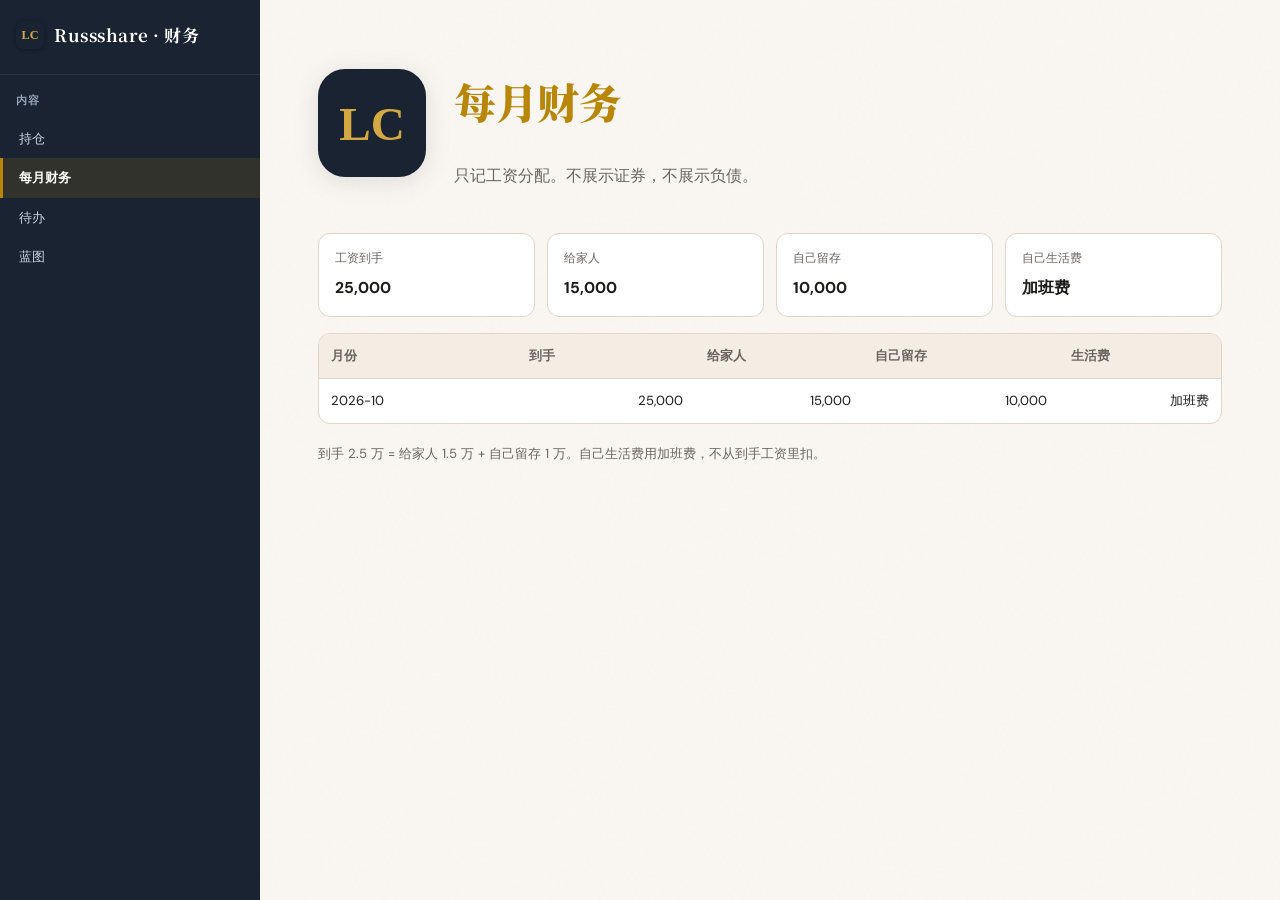
<file: finance/monthly.html>
<!DOCTYPE html>
<html lang="zh-CN">
<head>
  <meta charset="UTF-8">
  <meta name="viewport" content="width=device-width, initial-scale=1.0">
  <title>每月财务 · Russshare</title>
  <meta name="theme-color" content="#B8860B">
  <link rel="stylesheet" href="kb-theme.css">
  <link rel="stylesheet" href="portal-home.css">
</head>
<body class="kb-body">
  <button type="button" class="kb-hamburger" aria-label="打开菜单">☰</button>
  <aside class="kb-sidebar" id="kb-sidebar">
    <div class="kb-sidebar-header"></div>
    <nav class="kb-sidebar-nav" aria-label="主导航"></nav>
  </aside>
  <main class="kb-main">
    <div class="kb-page-wrap">
      <section class="kb-hero-section">
        <div class="kb-hero-row">
          <img src="assets/lcai-kb-logo.svg" class="kb-hero-logo" alt="" aria-hidden="true">
          <div>
            <h1 class="kb-hero-title"><span class="gold">每月财务</span></h1>
            <p class="kb-hero-sub">只记工资分配。不展示证券，不展示负债。</p>
          </div>
        </div>
      </section>
      <div class="kb-main-inner">
        <div id="month-metrics" class="snap-metrics"></div>
        <div class="snap-table-wrap">
          <table class="snap-table" id="month-table"></table>
        </div>
        <p class="snap-note" id="month-note"></p>
      </div>
    </div>
  </main>
  <script src="site-nav-data.js"></script>
  <script src="kb-shell.js"></script>
  <script src="monthly-data.js"></script>
  <script src="monthly.js"></script>
  <script>
    KBShell.renderPortalSidebar("monthly");
    KBShell.initSidebar();
    MonthlyPage.init();
  </script>
</body>
</html>
</file>
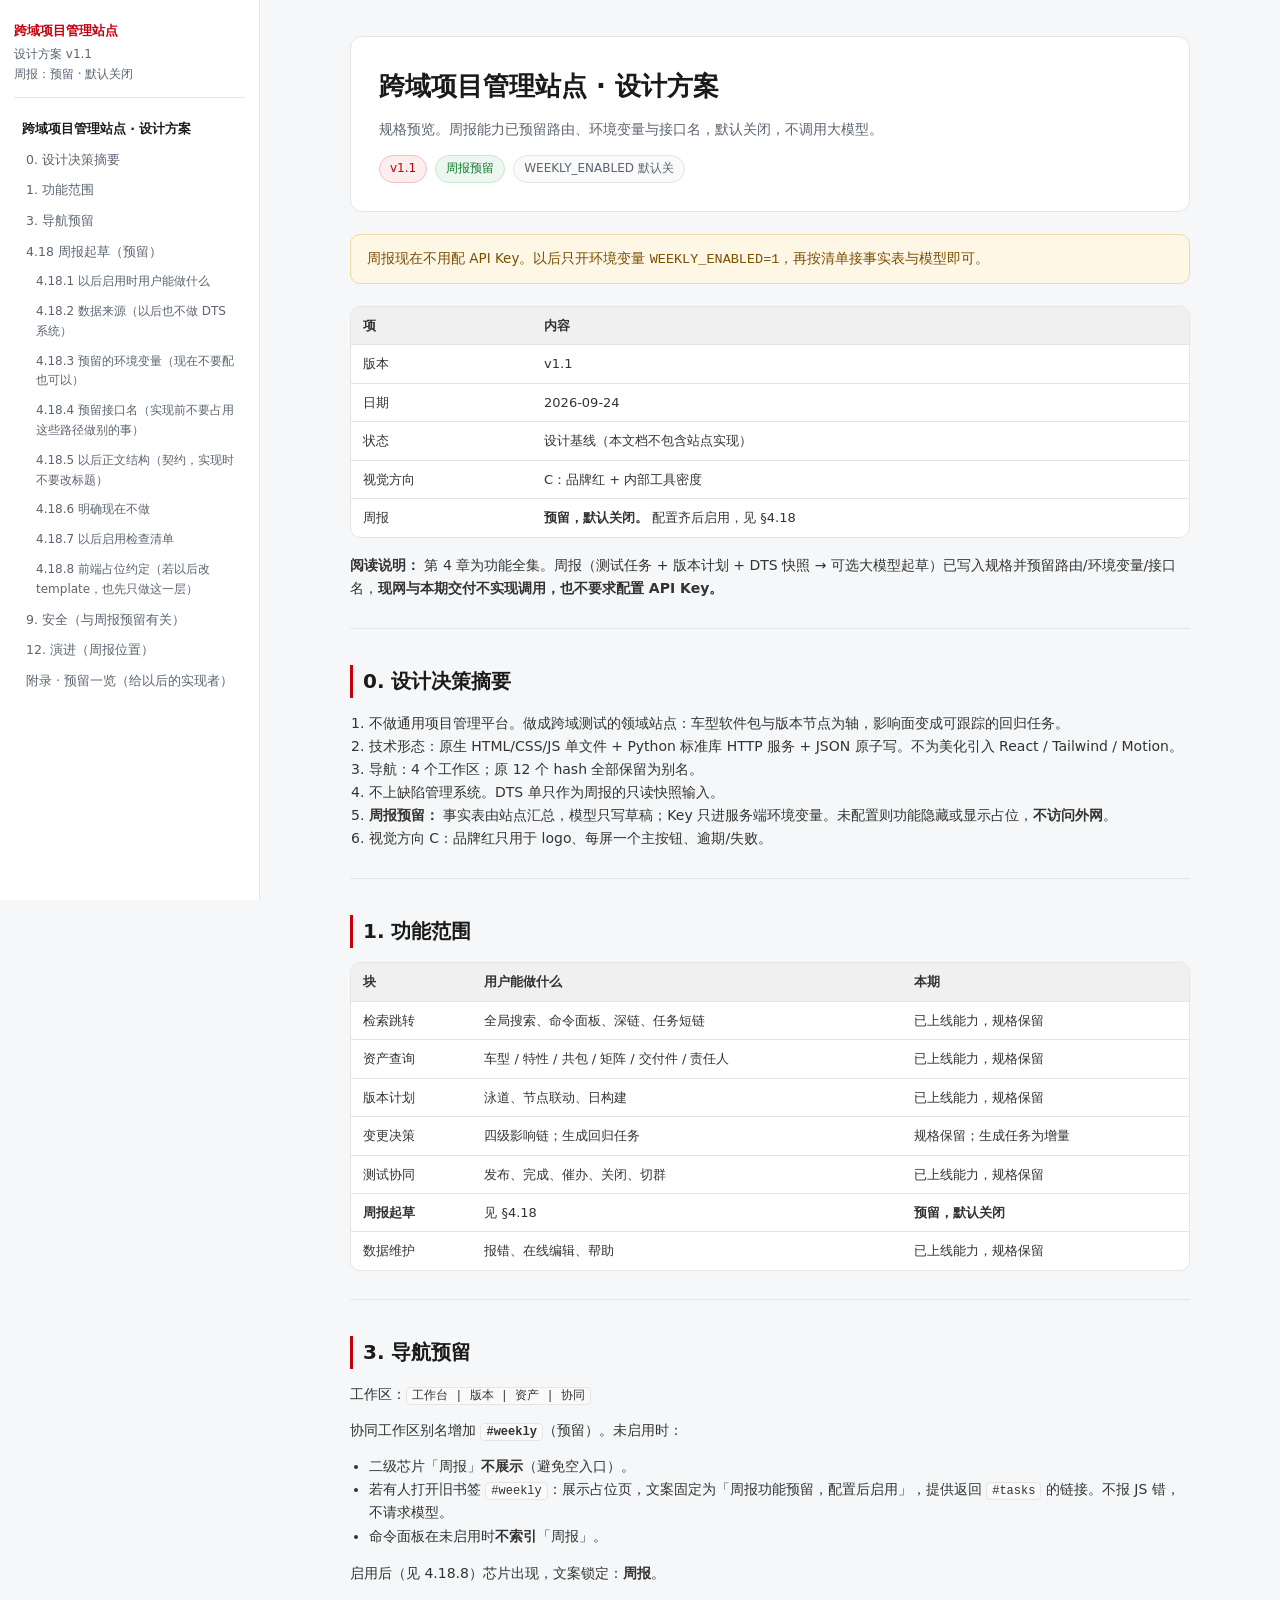
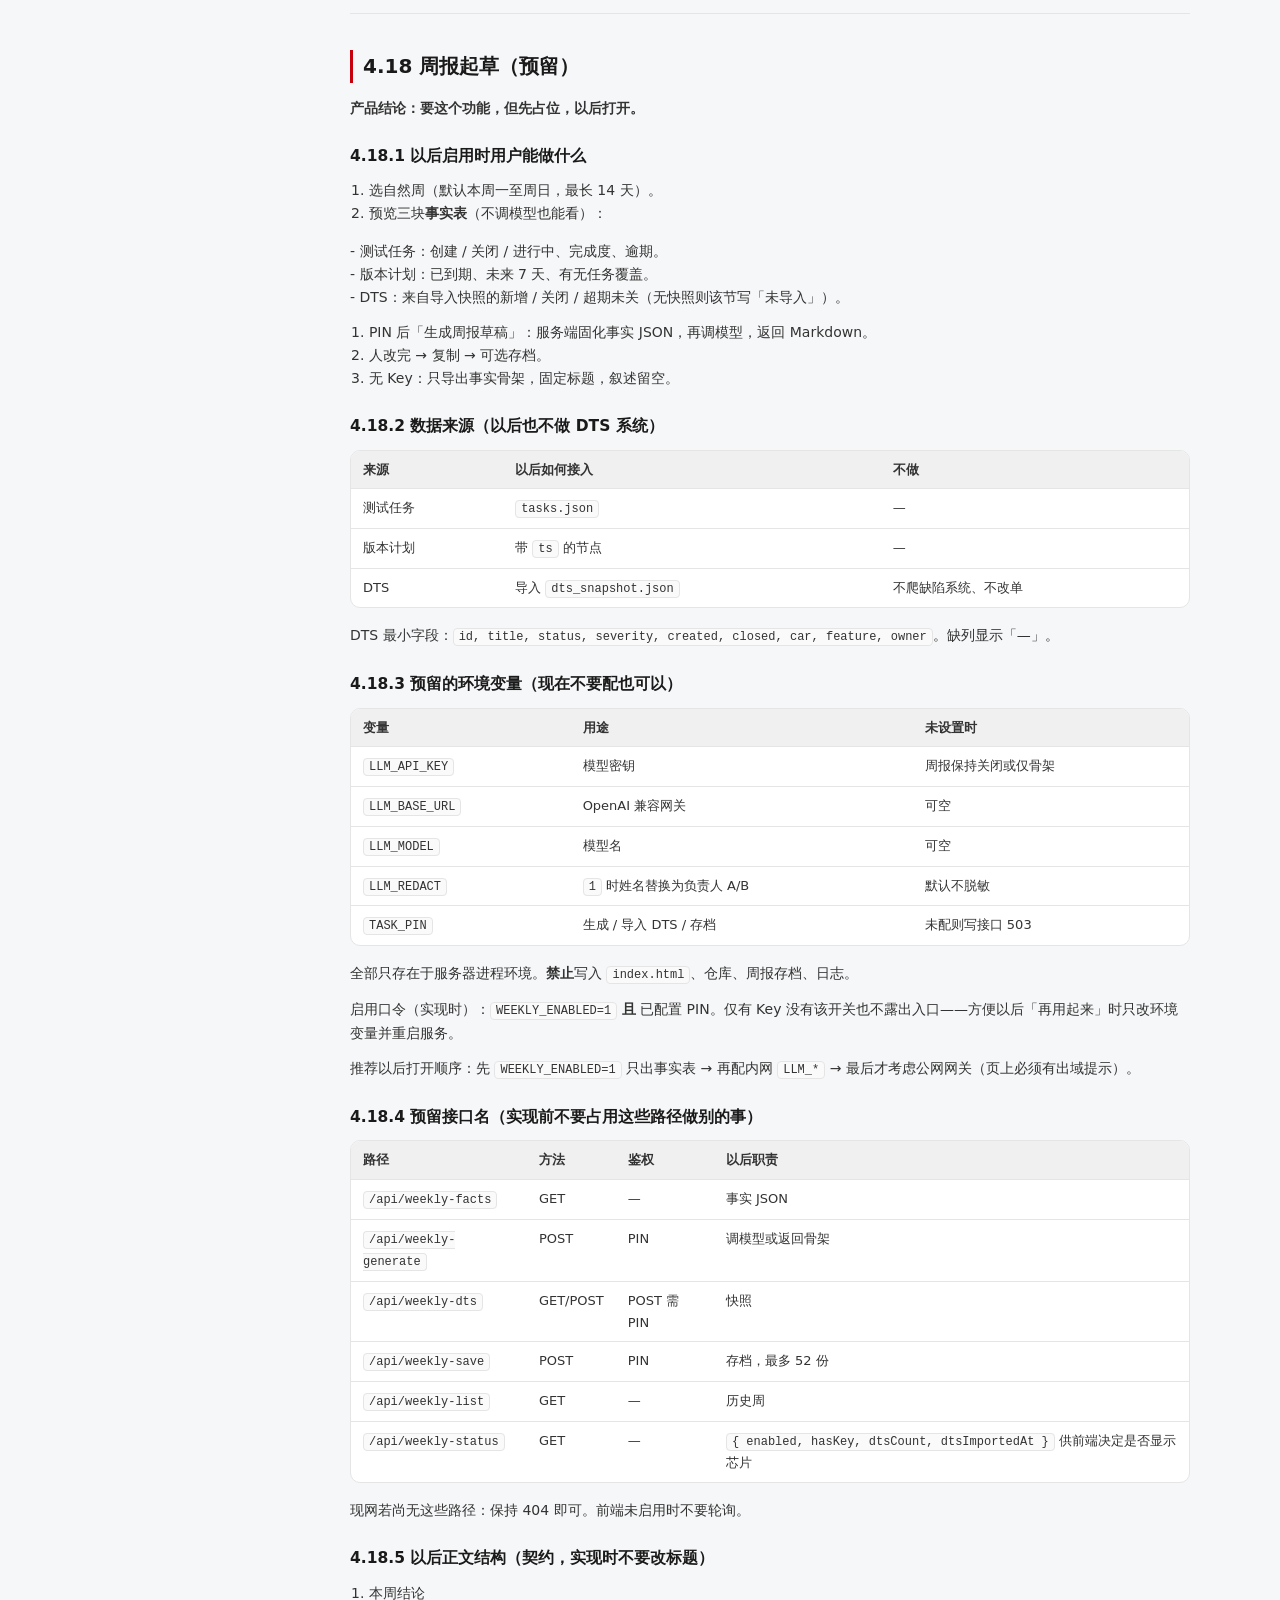
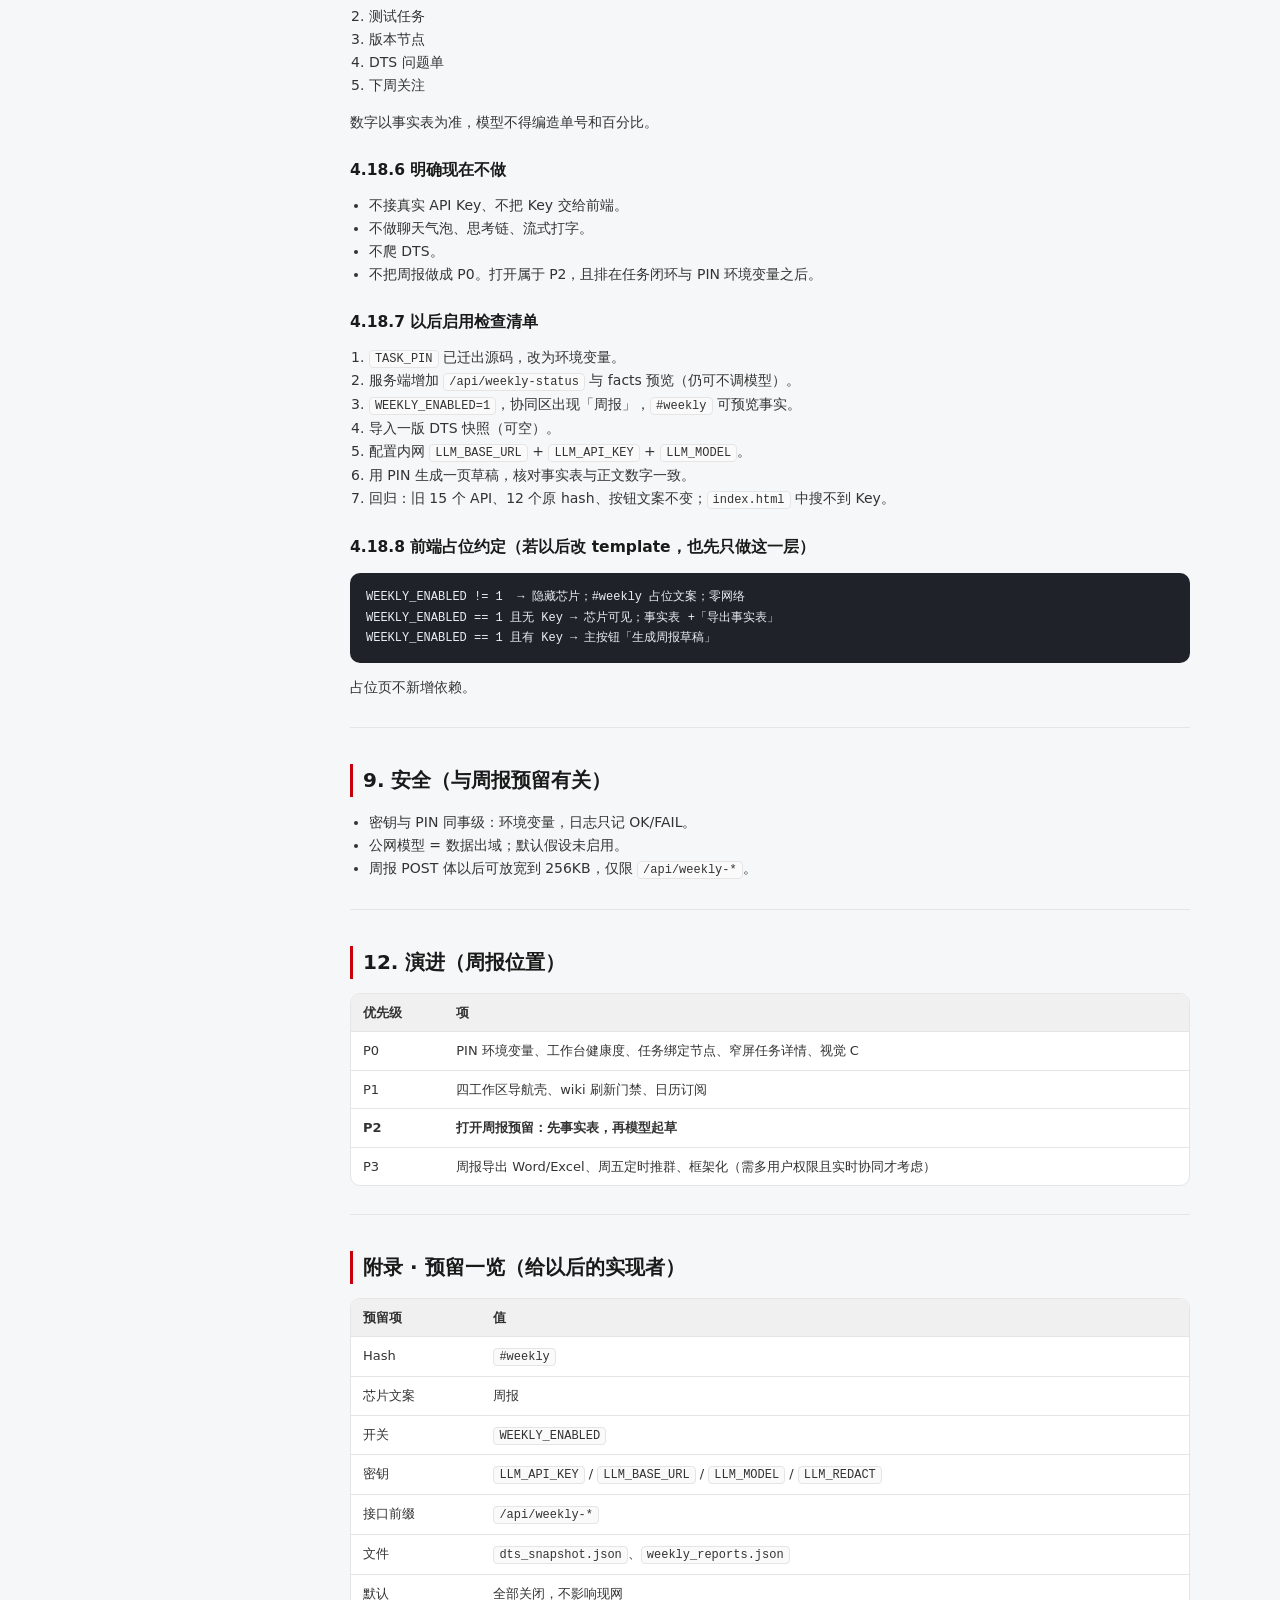
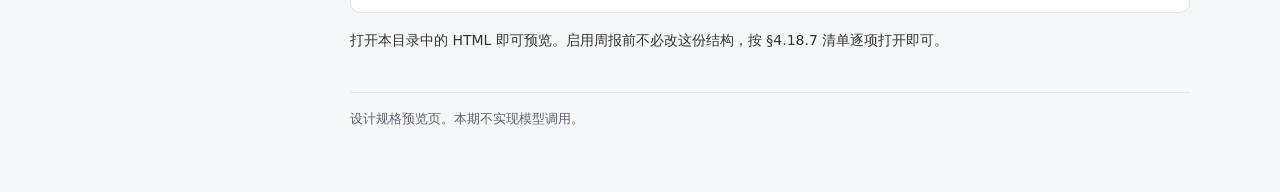
<file: pm-site-design/跨域项目管理站点_设计方案_v1.1.html>
<!DOCTYPE html>
<html lang="zh-CN">
<head>
<meta charset="UTF-8">
<meta name="viewport" content="width=device-width, initial-scale=1">
<title>跨域项目管理站点 · 设计方案 v1.1</title>
<style>
:root { --bg:#f6f7f8;--card:#fff;--line:#e5e5e5;--title:#1a1a1a;--txt:#333;--sub:#5b6470;--red:#C7000B;--soft:#fafafa;--thbg:#f0f0f1;--ok:#0d7a2e;--amber:#9a6200; }
* { box-sizing:border-box; } html { scroll-behavior:smooth; }
body { margin:0; font:14px/1.65 "HarmonyOS Sans SC","Microsoft YaHei","PingFang SC",system-ui,sans-serif; color:var(--txt); background:var(--bg); }
.shell { display:grid; grid-template-columns:260px minmax(0,1fr); min-height:100vh; }
.side { position:sticky; top:0; height:100vh; overflow:auto; background:var(--card); border-right:1px solid var(--line); padding:20px 14px 40px; }
.brand { font-size:13px; font-weight:700; color:var(--red); margin-bottom:4px; }
.meta { font-size:12px; color:var(--sub); margin-bottom:16px; padding-bottom:12px; border-bottom:1px solid var(--line); }
.side a { display:block; text-decoration:none; color:var(--sub); font-size:12.5px; padding:5px 8px; border-radius:6px; }
.side a:hover { background:var(--soft); color:var(--title); }
.toc-h1 { font-weight:600; color:var(--title)!important; margin-top:10px; }
.toc-h2 { padding-left:12px!important; } .toc-h3 { padding-left:22px!important; font-size:12px!important; }
.main { max-width:920px; margin:0 auto; padding:36px 40px 80px; }
.hero { background:var(--card); border:1px solid var(--line); border-radius:12px; padding:28px; margin-bottom:22px; }
.hero h1 { margin:0 0 10px; font-size:26px; color:var(--title); }
.lead { margin:0; color:var(--sub); }
.pills { display:flex; flex-wrap:wrap; gap:8px; margin-top:14px; }
.pill { font-size:12px; padding:3px 10px; border-radius:999px; border:1px solid var(--line); background:var(--soft); color:var(--sub); }
.pill.red { border-color:#f0c0c3; color:var(--red); background:#fdeeee; }
.pill.ok { border-color:#c6e6d0; color:var(--ok); background:#eef7ef; }
.banner { background:#fff7e6; border:1px solid #f0d9a0; color:#7a4e00; border-radius:10px; padding:12px 16px; margin-bottom:22px; font-size:13.5px; }
.doc h1 { display:none; }
.doc h2 { margin:36px 0 14px; font-size:20px; color:var(--title); padding-left:10px; border-left:3px solid var(--red); }
.doc h3 { margin:24px 0 10px; font-size:15.5px; color:var(--title); }
.doc p { margin:0 0 12px; } .doc ul,.doc ol { margin:0 0 14px; padding-left:1.35em; }
.doc blockquote { margin:12px 0 16px; padding:12px 16px; background:#fdeeee; border-left:3px solid var(--red); border-radius:0 8px 8px 0; }
.doc hr { border:0; border-top:1px solid var(--line); margin:28px 0; }
.doc code { font-family:Consolas,ui-monospace,monospace; font-size:12px; background:var(--soft); border:1px solid var(--line); border-radius:4px; padding:1px 5px; }
.doc pre { background:#1f2329; color:#e9edf2; border-radius:10px; padding:14px 16px; overflow:auto; font-size:12.5px; }
.doc pre code { background:none; border:0; padding:0; color:inherit; }
.table-wrap { overflow-x:auto; margin:0 0 16px; border:1px solid var(--line); border-radius:10px; background:var(--card); }
table { width:100%; border-collapse:collapse; font-size:13px; }
th,td { padding:8px 12px; text-align:left; border-bottom:1px solid var(--line); vertical-align:top; }
th { background:var(--thbg); font-weight:600; white-space:nowrap; }
tr:last-child td { border-bottom:0; } tr:hover td { background:var(--soft); }
.foot { margin-top:40px; padding-top:16px; border-top:1px solid var(--line); color:var(--sub); font-size:12.5px; }
@media (max-width:960px) { .shell { grid-template-columns:1fr; } .side { display:none; } .main { padding:20px 16px 60px; } }
</style>
</head>
<body>
<div class="shell">
<aside class="side">
  <div class="brand">跨域项目管理站点</div>
  <div class="meta">设计方案 v1.1<br>周报：预留 · 默认关闭</div>
  <nav><a class="toc-h1" href="#h-0-跨域项目管理站点-设计方案">跨域项目管理站点 · 设计方案</a><a class="toc-h2" href="#h-1-0-设计决策摘要">0. 设计决策摘要</a><a class="toc-h2" href="#h-2-1-功能范围">1. 功能范围</a><a class="toc-h2" href="#h-3-3-导航预留">3. 导航预留</a><a class="toc-h2" href="#h-4-4-18-周报起草-预留">4.18 周报起草（预留）</a><a class="toc-h3" href="#h-5-4-18-1-以后启用时用户能做什么">4.18.1 以后启用时用户能做什么</a><a class="toc-h3" href="#h-6-4-18-2-数据来源-以后也不做-dts-系统">4.18.2 数据来源（以后也不做 DTS 系统）</a><a class="toc-h3" href="#h-7-4-18-3-预留的环境变量-现在不要配也可以">4.18.3 预留的环境变量（现在不要配也可以）</a><a class="toc-h3" href="#h-8-4-18-4-预留接口名-实现前不要占用这些路径做别的事">4.18.4 预留接口名（实现前不要占用这些路径做别的事）</a><a class="toc-h3" href="#h-9-4-18-5-以后正文结构-契约-实现时不要改标题">4.18.5 以后正文结构（契约，实现时不要改标题）</a><a class="toc-h3" href="#h-10-4-18-6-明确现在不做">4.18.6 明确现在不做</a><a class="toc-h3" href="#h-11-4-18-7-以后启用检查清单">4.18.7 以后启用检查清单</a><a class="toc-h3" href="#h-12-4-18-8-前端占位约定-若以后改-template-也先只做这一层">4.18.8 前端占位约定（若以后改 template，也先只做这一层）</a><a class="toc-h2" href="#h-13-9-安全-与周报预留有关">9. 安全（与周报预留有关）</a><a class="toc-h2" href="#h-14-12-演进-周报位置">12. 演进（周报位置）</a><a class="toc-h2" href="#h-15-附录-预留一览-给以后的实现者">附录 · 预留一览（给以后的实现者）</a></nav>
</aside>
<main class="main">
  <header class="hero">
    <h1>跨域项目管理站点 · 设计方案</h1>
    <p class="lead">规格预览。周报能力已预留路由、环境变量与接口名，默认关闭，不调用大模型。</p>
    <div class="pills">
      <span class="pill red">v1.1</span>
      <span class="pill ok">周报预留</span>
      <span class="pill">WEEKLY_ENABLED 默认关</span>
    </div>
  </header>
  <div class="banner">周报现在不用配 API Key。以后只开环境变量 <code>WEEKLY_ENABLED=1</code>，再按清单接事实表与模型即可。</div>
  <article class="doc">
<h1 id="h-0-跨域项目管理站点-设计方案">跨域项目管理站点 · 设计方案</h1>
<div class="table-wrap"><table><thead><tr><th>项</th><th>内容</th></tr></thead><tbody><tr><td>版本</td><td>v1.1</td></tr><tr><td>日期</td><td>2026-09-24</td></tr><tr><td>状态</td><td>设计基线（本文档不包含站点实现）</td></tr><tr><td>视觉方向</td><td>C：品牌红 + 内部工具密度</td></tr><tr><td>周报</td><td><strong>预留，默认关闭。</strong> 配置齐后启用，见 §4.18</td></tr></tbody></table></div>
<p><strong>阅读说明：</strong> 第 4 章为功能全集。周报（测试任务 + 版本计划 + DTS 快照 → 可选大模型起草）已写入规格并预留路由/环境变量/接口名，<strong>现网与本期交付不实现调用，也不要求配置 API Key。</strong></p>
<hr>
<h2 id="h-1-0-设计决策摘要">0. 设计决策摘要</h2>
<ol><li>不做通用项目管理平台。做成跨域测试的领域站点：车型软件包与版本节点为轴，影响面变成可跟踪的回归任务。</li><li>技术形态：原生 HTML/CSS/JS 单文件 + Python 标准库 HTTP 服务 + JSON 原子写。不为美化引入 React / Tailwind / Motion。</li><li>导航：4 个工作区；原 12 个 hash 全部保留为别名。</li><li>不上缺陷管理系统。DTS 单只作为周报的只读快照输入。</li><li><strong>周报预留：</strong> 事实表由站点汇总，模型只写草稿；Key 只进服务端环境变量。未配置则功能隐藏或显示占位，<strong>不访问外网</strong>。</li><li>视觉方向 C：品牌红只用于 logo、每屏一个主按钮、逾期/失败。</li></ol>
<hr>
<h2 id="h-2-1-功能范围">1. 功能范围</h2>
<div class="table-wrap"><table><thead><tr><th>块</th><th>用户能做什么</th><th>本期</th></tr></thead><tbody><tr><td>检索跳转</td><td>全局搜索、命令面板、深链、任务短链</td><td>已上线能力，规格保留</td></tr><tr><td>资产查询</td><td>车型 / 特性 / 共包 / 矩阵 / 交付件 / 责任人</td><td>已上线能力，规格保留</td></tr><tr><td>版本计划</td><td>泳道、节点联动、日构建</td><td>已上线能力，规格保留</td></tr><tr><td>变更决策</td><td>四级影响链；生成回归任务</td><td>规格保留；生成任务为增量</td></tr><tr><td>测试协同</td><td>发布、完成、催办、关闭、切群</td><td>已上线能力，规格保留</td></tr><tr><td><strong>周报起草</strong></td><td>见 §4.18</td><td><strong>预留，默认关闭</strong></td></tr><tr><td>数据维护</td><td>报错、在线编辑、帮助</td><td>已上线能力，规格保留</td></tr></tbody></table></div>
<hr>
<h2 id="h-3-3-导航预留">3. 导航预留</h2>
<p>工作区：<code>工作台 | 版本 | 资产 | 协同</code></p>
<p>协同工作区别名增加 <strong><code>#weekly</code></strong>（预留）。未启用时：</p>
<ul><li>二级芯片「周报」<strong>不展示</strong>（避免空入口）。</li><li>若有人打开旧书签 <code>#weekly</code>：展示占位页，文案固定为「周报功能预留，配置后启用」，提供返回 <code>#tasks</code> 的链接。不报 JS 错，不请求模型。</li><li>命令面板在未启用时<strong>不索引</strong>「周报」。</li></ul>
<p>启用后（见 4.18.8）芯片出现，文案锁定：<strong>周报</strong>。</p>
<hr>
<h2 id="h-4-4-18-周报起草-预留">4.18 周报起草（预留）</h2>
<p><strong>产品结论：要这个功能，但先占位，以后打开。</strong></p>
<h3 id="h-5-4-18-1-以后启用时用户能做什么">4.18.1 以后启用时用户能做什么</h3>
<ol><li>选自然周（默认本周一至周日，最长 14 天）。</li><li>预览三块<strong>事实表</strong>（不调模型也能看）：</li></ol>
<p>   - 测试任务：创建 / 关闭 / 进行中、完成度、逾期。<br>   - 版本计划：已到期、未来 7 天、有无任务覆盖。<br>   - DTS：来自导入快照的新增 / 关闭 / 超期未关（无快照则该节写「未导入」）。</p>
<ol><li>PIN 后「生成周报草稿」：服务端固化事实 JSON，再调模型，返回 Markdown。</li><li>人改完 → 复制 → 可选存档。</li><li>无 Key：只导出事实骨架，固定标题，叙述留空。</li></ol>
<h3 id="h-6-4-18-2-数据来源-以后也不做-dts-系统">4.18.2 数据来源（以后也不做 DTS 系统）</h3>
<div class="table-wrap"><table><thead><tr><th>来源</th><th>以后如何接入</th><th>不做</th></tr></thead><tbody><tr><td>测试任务</td><td><code>tasks.json</code></td><td>—</td></tr><tr><td>版本计划</td><td>带 <code>ts</code> 的节点</td><td>—</td></tr><tr><td>DTS</td><td>导入 <code>dts_snapshot.json</code></td><td>不爬缺陷系统、不改单</td></tr></tbody></table></div>
<p>DTS 最小字段：<code>id, title, status, severity, created, closed, car, feature, owner</code>。缺列显示「—」。</p>
<h3 id="h-7-4-18-3-预留的环境变量-现在不要配也可以">4.18.3 预留的环境变量（现在不要配也可以）</h3>
<div class="table-wrap"><table><thead><tr><th>变量</th><th>用途</th><th>未设置时</th></tr></thead><tbody><tr><td><code>LLM_API_KEY</code></td><td>模型密钥</td><td>周报保持关闭或仅骨架</td></tr><tr><td><code>LLM_BASE_URL</code></td><td>OpenAI 兼容网关</td><td>可空</td></tr><tr><td><code>LLM_MODEL</code></td><td>模型名</td><td>可空</td></tr><tr><td><code>LLM_REDACT</code></td><td><code>1</code> 时姓名替换为负责人 A/B</td><td>默认不脱敏</td></tr><tr><td><code>TASK_PIN</code></td><td>生成 / 导入 DTS / 存档</td><td>未配则写接口 503</td></tr></tbody></table></div>
<p>全部只存在于服务器进程环境。<strong>禁止</strong>写入 <code>index.html</code>、仓库、周报存档、日志。</p>
<p>启用口令（实现时）：<code>WEEKLY_ENABLED=1</code> <strong>且</strong> 已配置 PIN。仅有 Key 没有该开关也不露出入口——方便以后「再用起来」时只改环境变量并重启服务。</p>
<p>推荐以后打开顺序：先 <code>WEEKLY_ENABLED=1</code> 只出事实表 → 再配内网 <code>LLM_*</code> → 最后才考虑公网网关（页上必须有出域提示）。</p>
<h3 id="h-8-4-18-4-预留接口名-实现前不要占用这些路径做别的事">4.18.4 预留接口名（实现前不要占用这些路径做别的事）</h3>
<div class="table-wrap"><table><thead><tr><th>路径</th><th>方法</th><th>鉴权</th><th>以后职责</th></tr></thead><tbody><tr><td><code>/api/weekly-facts</code></td><td>GET</td><td>—</td><td>事实 JSON</td></tr><tr><td><code>/api/weekly-generate</code></td><td>POST</td><td>PIN</td><td>调模型或返回骨架</td></tr><tr><td><code>/api/weekly-dts</code></td><td>GET/POST</td><td>POST 需 PIN</td><td>快照</td></tr><tr><td><code>/api/weekly-save</code></td><td>POST</td><td>PIN</td><td>存档，最多 52 份</td></tr><tr><td><code>/api/weekly-list</code></td><td>GET</td><td>—</td><td>历史周</td></tr><tr><td><code>/api/weekly-status</code></td><td>GET</td><td>—</td><td><code>{ enabled, hasKey, dtsCount, dtsImportedAt }</code> 供前端决定是否显示芯片</td></tr></tbody></table></div>
<p>现网若尚无这些路径：保持 404 即可。前端未启用时不要轮询。</p>
<h3 id="h-9-4-18-5-以后正文结构-契约-实现时不要改标题">4.18.5 以后正文结构（契约，实现时不要改标题）</h3>
<ol><li>本周结论  </li><li>测试任务  </li><li>版本节点  </li><li>DTS 问题单  </li><li>下周关注  </li></ol>
<p>数字以事实表为准，模型不得编造单号和百分比。</p>
<h3 id="h-10-4-18-6-明确现在不做">4.18.6 明确现在不做</h3>
<ul><li>不接真实 API Key、不把 Key 交给前端。</li><li>不做聊天气泡、思考链、流式打字。</li><li>不爬 DTS。</li><li>不把周报做成 P0。打开属于 P2，且排在任务闭环与 PIN 环境变量之后。</li></ul>
<h3 id="h-11-4-18-7-以后启用检查清单">4.18.7 以后启用检查清单</h3>
<ol><li><code>TASK_PIN</code> 已迁出源码，改为环境变量。  </li><li>服务端增加 <code>/api/weekly-status</code> 与 facts 预览（仍可不调模型）。  </li><li><code>WEEKLY_ENABLED=1</code>，协同区出现「周报」，<code>#weekly</code> 可预览事实。  </li><li>导入一版 DTS 快照（可空）。  </li><li>配置内网 <code>LLM_BASE_URL</code> + <code>LLM_API_KEY</code> + <code>LLM_MODEL</code>。  </li><li>用 PIN 生成一页草稿，核对事实表与正文数字一致。  </li><li>回归：旧 15 个 API、12 个原 hash、按钮文案不变；<code>index.html</code> 中搜不到 Key。</li></ol>
<h3 id="h-12-4-18-8-前端占位约定-若以后改-template-也先只做这一层">4.18.8 前端占位约定（若以后改 template，也先只做这一层）</h3>
<pre><code>WEEKLY_ENABLED != 1  → 隐藏芯片；#weekly 占位文案；零网络
WEEKLY_ENABLED == 1 且无 Key → 芯片可见；事实表 +「导出事实表」
WEEKLY_ENABLED == 1 且有 Key → 主按钮「生成周报草稿」</code></pre>
<p>占位页不新增依赖。</p>
<hr>
<h2 id="h-13-9-安全-与周报预留有关">9. 安全（与周报预留有关）</h2>
<ul><li>密钥与 PIN 同事级：环境变量，日志只记 OK/FAIL。  </li><li>公网模型 = 数据出域；默认假设未启用。  </li><li>周报 POST 体以后可放宽到 256KB，仅限 <code>/api/weekly-*</code>。</li></ul>
<hr>
<h2 id="h-14-12-演进-周报位置">12. 演进（周报位置）</h2>
<div class="table-wrap"><table><thead><tr><th>优先级</th><th>项</th></tr></thead><tbody><tr><td>P0</td><td>PIN 环境变量、工作台健康度、任务绑定节点、窄屏任务详情、视觉 C</td></tr><tr><td>P1</td><td>四工作区导航壳、wiki 刷新门禁、日历订阅</td></tr><tr><td><strong>P2</strong></td><td><strong>打开周报预留：先事实表，再模型起草</strong></td></tr><tr><td>P3</td><td>周报导出 Word/Excel、周五定时推群、框架化（需多用户权限且实时协同才考虑）</td></tr></tbody></table></div>
<hr>
<h2 id="h-15-附录-预留一览-给以后的实现者">附录 · 预留一览（给以后的实现者）</h2>
<div class="table-wrap"><table><thead><tr><th>预留项</th><th>值</th></tr></thead><tbody><tr><td>Hash</td><td><code>#weekly</code></td></tr><tr><td>芯片文案</td><td>周报</td></tr><tr><td>开关</td><td><code>WEEKLY_ENABLED</code></td></tr><tr><td>密钥</td><td><code>LLM_API_KEY</code> / <code>LLM_BASE_URL</code> / <code>LLM_MODEL</code> / <code>LLM_REDACT</code></td></tr><tr><td>接口前缀</td><td><code>/api/weekly-*</code></td></tr><tr><td>文件</td><td><code>dts_snapshot.json</code>、<code>weekly_reports.json</code></td></tr><tr><td>默认</td><td>全部关闭，不影响现网</td></tr></tbody></table></div>
<p>打开本目录中的 HTML 即可预览。启用周报前不必改这份结构，按 §4.18.7 清单逐项打开即可。</p>
  </article>
  <p class="foot">设计规格预览页。本期不实现模型调用。</p>
</main>
</div>
</body>
</html>
</file>
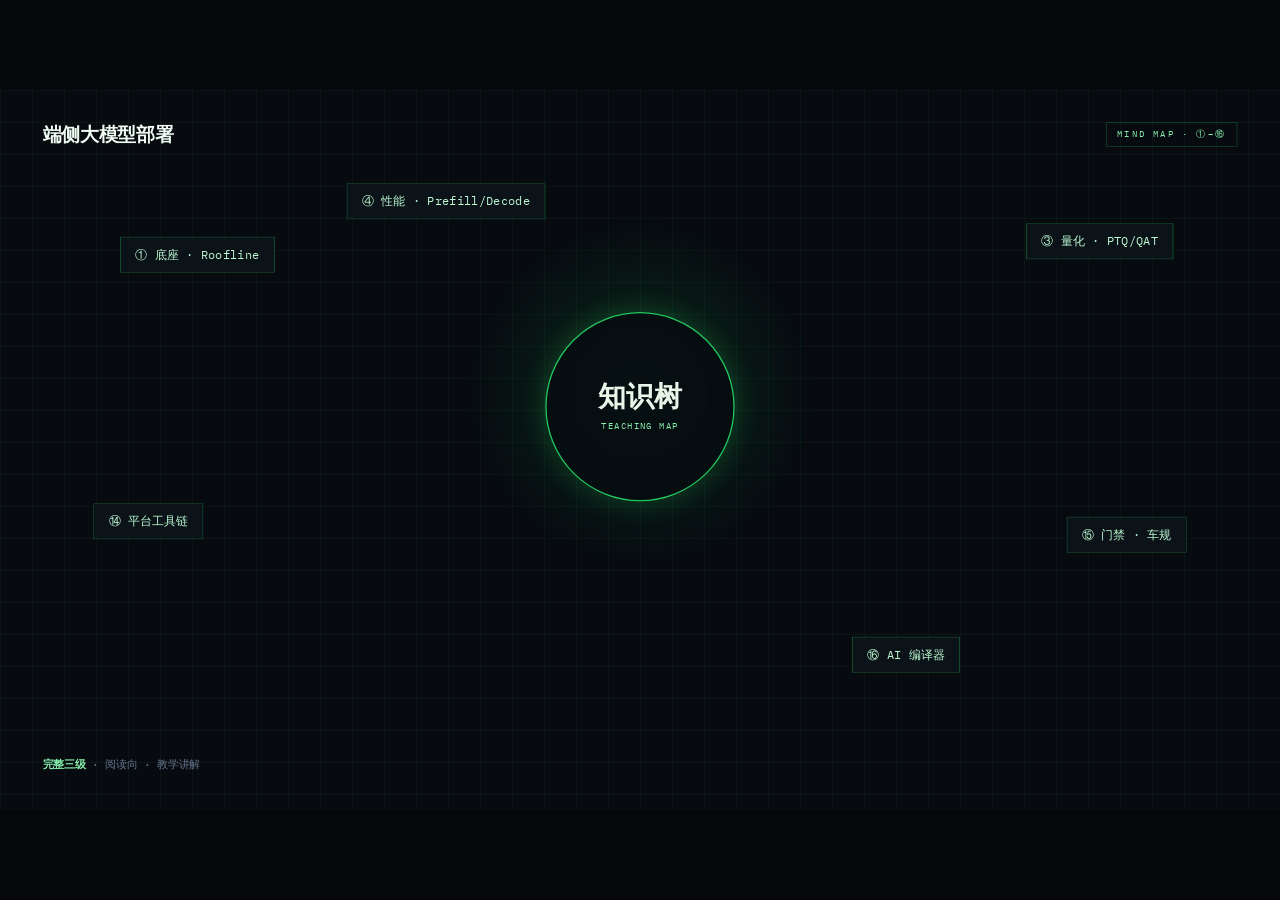
<file: .frontend-slides/slide-previews/style-a.html>
<!DOCTYPE html>
<html lang="zh-CN">
<head>
<meta charset="UTF-8" />
<meta name="viewport" content="width=device-width, initial-scale=1" />
<title>端侧部署 · 预览</title>
<link href="https://fonts.googleapis.com/css2?family=IBM+Plex+Mono:wght@400;600&family=Syne:wght@700;800&display=swap" rel="stylesheet" />
<style>
  html,body{margin:0;height:100%;background:#05070a;overflow:hidden}
  .deck-viewport{position:fixed;inset:0}
  .deck-stage{position:absolute;width:1920px;height:1080px;transform-origin:0 0;background:#070b10;
    background-image:
      linear-gradient(rgba(34,197,94,.06) 1px, transparent 1px),
      linear-gradient(90deg, rgba(34,197,94,.06) 1px, transparent 1px);
    background-size:48px 48px}
  .slide{position:absolute;inset:0;color:#e8f5e9;font-family:"IBM Plex Mono",monospace}
  .glow{position:absolute;width:520px;height:520px;border-radius:50%;background:radial-gradient(circle,rgba(34,197,94,.18),transparent 70%);left:50%;top:42%;transform:translate(-50%,-50%);filter:blur(8px)}
  .hub{position:absolute;left:50%;top:44%;transform:translate(-50%,-50%);width:280px;height:280px;border:2px solid #22c55e;border-radius:50%;
    display:flex;align-items:center;justify-content:center;text-align:center;background:rgba(7,11,16,.85);box-shadow:0 0 40px rgba(34,197,94,.25)}
  .hub strong{font-family:Syne,sans-serif;font-size:42px;line-height:1.15;font-weight:800}
  .hub span{display:block;margin-top:10px;font-size:14px;color:#86efac;letter-spacing:.12em}
  .node{position:absolute;padding:14px 22px;border:1px solid #166534;background:#0b1218;font-size:18px;color:#bbf7d0;white-space:nowrap}
  .n1{left:180px;top:220px}.n2{right:160px;top:200px}.n3{left:140px;top:620px}.n4{right:140px;top:640px}
  .n5{left:520px;top:140px}.n6{right:480px;top:820px}
  .line{position:absolute;height:1px;background:linear-gradient(90deg,transparent,#22c55e88,transparent);transform-origin:left center}
  .meta{position:absolute;left:64px;bottom:56px;font-size:16px;color:#64748b}
  .meta b{color:#86efac;font-weight:600}
  .tag{position:absolute;right:64px;top:48px;border:1px solid #22c55e55;padding:8px 16px;font-size:14px;color:#86efac;letter-spacing:.2em}
  h1{position:absolute;left:64px;top:48px;margin:0;font-family:Syne,sans-serif;font-size:28px;font-weight:700;color:#f0fdf4}
</style>
</head>
<body>
<div class="deck-viewport"><div class="deck-stage" id="stage">
  <section class="slide">
    <div class="glow"></div>
    <h1>端侧大模型部署</h1>
    <div class="tag">MIND MAP · ①–⑯</div>
    <div class="hub"><div><strong>知识树</strong><span>TEACHING MAP</span></div></div>
    <div class="node n1">① 底座 · Roofline</div>
    <div class="node n2">③ 量化 · PTQ/QAT</div>
    <div class="node n3">⑭ 平台工具链</div>
    <div class="node n4">⑮ 门禁 · 车规</div>
    <div class="node n5">④ 性能 · Prefill/Decode</div>
    <div class="node n6">⑯ AI 编译器</div>
    <div class="meta"><b>完整三级</b> · 阅读向 · 教学讲解</div>
  </section>
</div></div>
<script>
(function(){const s=document.getElementById('stage');function fit(){const sx=innerWidth/1920,sy=innerHeight/1080,sc=Math.min(sx,sy);const x=(innerWidth-1920*sc)/2,y=(innerHeight-1080*sc)/2;s.style.transform=`translate(${x}px,${y}px) scale(${sc})`;}fit();addEventListener('resize',fit);})();
</script>
</body>
</html>
</file>
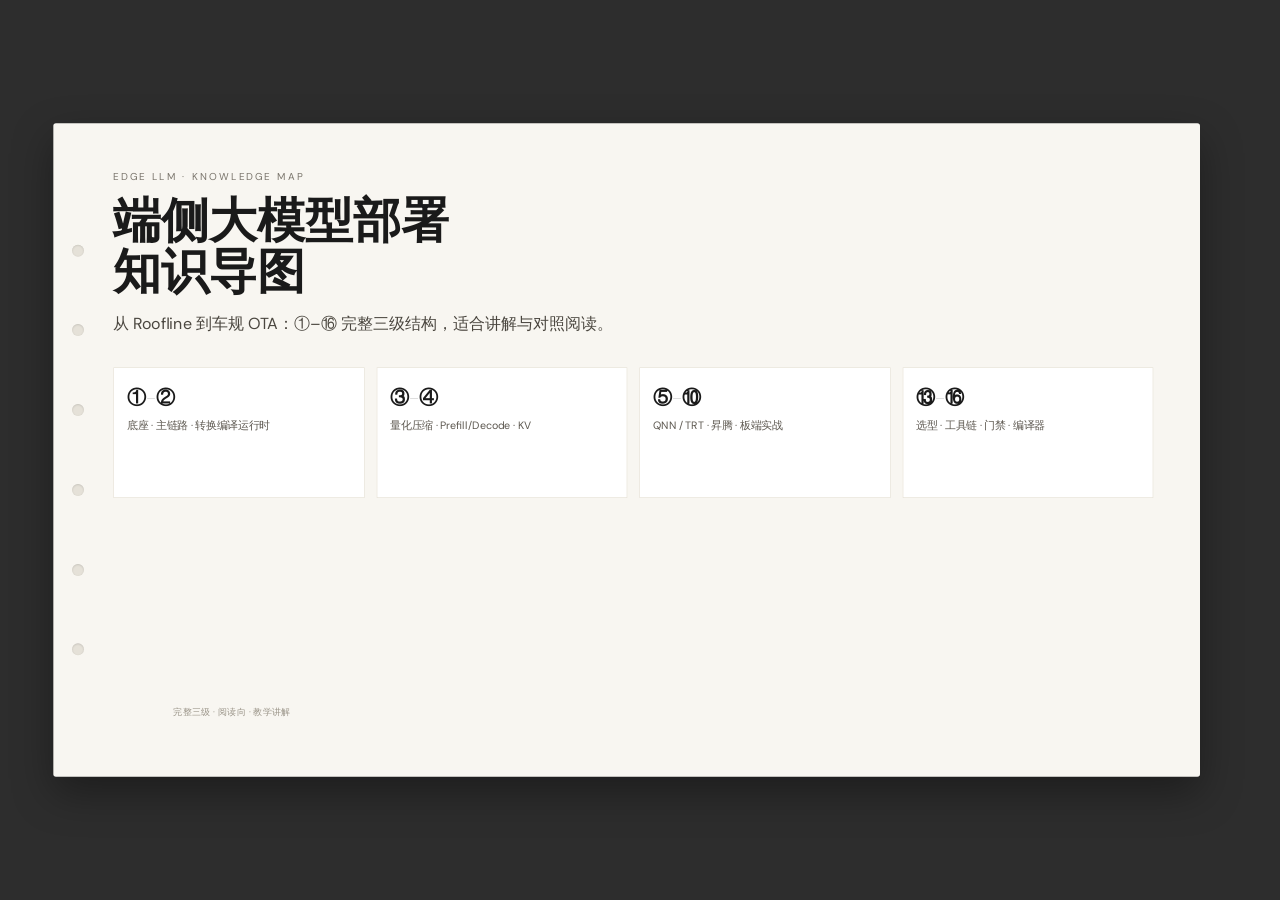
<file: .frontend-slides/slide-previews/style-b.html>
<!DOCTYPE html>
<html lang="zh-CN">
<head>
<meta charset="UTF-8" />
<meta name="viewport" content="width=device-width, initial-scale=1" />
<title>端侧部署 · 预览</title>
<link href="https://fonts.googleapis.com/css2?family=Bodoni+Moda:opsz,wght@6..96,500;6..96,700&family=DM+Sans:wght@400;500;600&display=swap" rel="stylesheet" />
<style>
  html,body{margin:0;height:100%;background:#2d2d2d;overflow:hidden}
  .deck-viewport{position:fixed;inset:0}
  .deck-stage{position:absolute;width:1920px;height:1080px;transform-origin:0 0;background:#2d2d2d}
  .page{position:absolute;left:80px;top:50px;right:120px;bottom:50px;background:#f8f6f1;border-radius:4px;box-shadow:0 24px 60px rgba(0,0,0,.35);overflow:hidden}
  .holes{position:absolute;left:28px;top:80px;bottom:80px;width:18px;display:flex;flex-direction:column;justify-content:space-evenly}
  .holes i{width:18px;height:18px;border-radius:50%;background:#e5e1d8;box-shadow:inset 0 1px 3px rgba(0,0,0,.15)}
  .tabs{position:absolute;right:-44px;top:120px;display:flex;flex-direction:column;gap:14px}
  .tabs span{writing-mode:vertical-rl;transform:rotate(180deg);padding:18px 10px;font:500 14px "DM Sans",sans-serif;border-radius:0 8px 8px 0;color:#1a1a1a}
  .t1{background:#98d4bb}.t2{background:#c7b8ea}.t3{background:#f4b8c5}.t4{background:#a8d8ea}.t5{background:#ffe6a7}
  .content{position:absolute;left:90px;right:70px;top:70px;bottom:60px;font-family:"DM Sans",sans-serif;color:#1a1a1a}
  .eyebrow{font-size:15px;letter-spacing:.22em;text-transform:uppercase;color:#7a756c;margin-bottom:18px}
  h1{font-family:"Bodoni Moda",serif;font-size:72px;font-weight:700;line-height:1.05;margin:0 0 18px;max-width:980px}
  .lead{font-size:24px;color:#4a463f;max-width:820px;line-height:1.45;margin-bottom:48px}
  .tree{display:grid;grid-template-columns:repeat(4,1fr);gap:18px}
  .card{background:#fff;border:1px solid #e6e1d6;padding:22px 20px;min-height:150px}
  .card b{display:block;font-family:"Bodoni Moda",serif;font-size:28px;margin-bottom:10px}
  .card p{margin:0;font-size:16px;color:#5c574f;line-height:1.45}
  .foot{position:absolute;left:90px;bottom:28px;font-size:14px;color:#9a9488}
</style>
</head>
<body>
<div class="deck-viewport"><div class="deck-stage" id="stage">
  <div class="page">
    <div class="holes"><i></i><i></i><i></i><i></i><i></i><i></i></div>
    <div class="tabs">
      <span class="t1">底座</span><span class="t2">量化</span><span class="t3">性能</span><span class="t4">平台</span><span class="t5">量产</span>
    </div>
    <div class="content">
      <div class="eyebrow">Edge LLM · Knowledge Map</div>
      <h1>端侧大模型部署<br/>知识导图</h1>
      <p class="lead">从 Roofline 到车规 OTA：①–⑯ 完整三级结构，适合讲解与对照阅读。</p>
      <div class="tree">
        <div class="card"><b>①–②</b><p>底座 · 主链路 · 转换编译运行时</p></div>
        <div class="card"><b>③–④</b><p>量化压缩 · Prefill/Decode · KV</p></div>
        <div class="card"><b>⑤–⑩</b><p>QNN / TRT · 昇腾 · 板端实战</p></div>
        <div class="card"><b>⑬–⑯</b><p>选型 · 工具链 · 门禁 · 编译器</p></div>
      </div>
      <div class="foot">完整三级 · 阅读向 · 教学讲解</div>
    </div>
  </div>
</div></div>
<script>
(function(){const s=document.getElementById('stage');function fit(){const sc=Math.min(innerWidth/1920,innerHeight/1080);s.style.transform=`translate(${(innerWidth-1920*sc)/2}px,${(innerHeight-1080*sc)/2}px) scale(${sc})`;}fit();addEventListener('resize',fit);})();
</script>
</body>
</html>
</file>
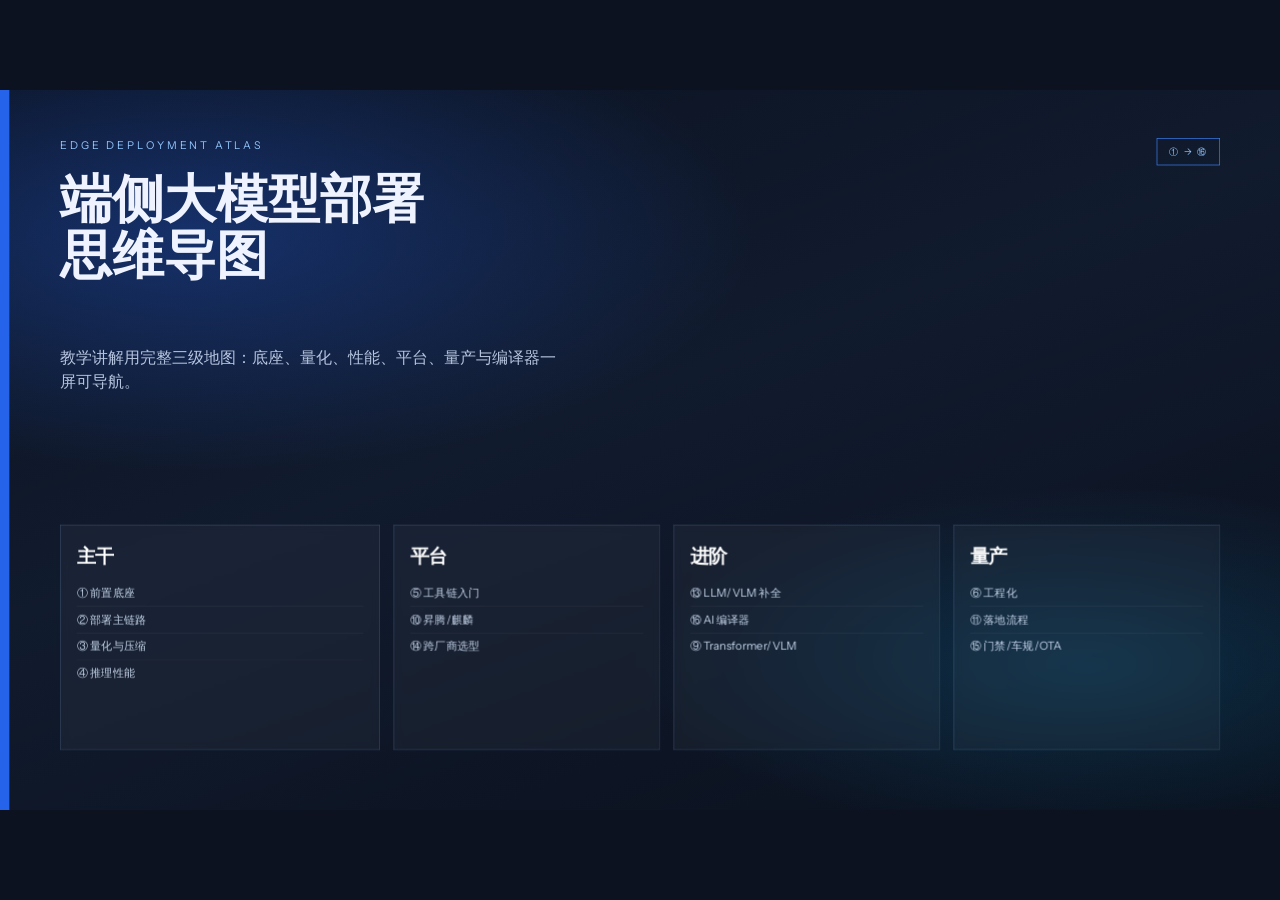
<file: .frontend-slides/slide-previews/style-c.html>
<!DOCTYPE html>
<html lang="zh-CN">
<head>
<meta charset="UTF-8" />
<meta name="viewport" content="width=device-width, initial-scale=1" />
<title>端侧部署 · 预览</title>
<link href="https://fonts.googleapis.com/css2?family=Instrument+Sans:wght@500;600;700&family=Newsreader:opsz,wght@6..72,500;6..72,700&display=swap" rel="stylesheet" />
<style>
  html,body{margin:0;height:100%;background:#0c1220;overflow:hidden}
  .deck-viewport{position:fixed;inset:0}
  .deck-stage{position:absolute;width:1920px;height:1080px;transform-origin:0 0;
    background:
      radial-gradient(ellipse 80% 60% at 15% 20%, rgba(37,99,235,.35), transparent 55%),
      radial-gradient(ellipse 70% 50% at 85% 80%, rgba(14,165,233,.18), transparent 50%),
      linear-gradient(160deg,#0b1220 0%,#111b2e 45%,#0a101c 100%)}
  .slide{position:absolute;inset:0;color:#eef3ff;font-family:"Instrument Sans",sans-serif}
  .bar{position:absolute;left:0;top:0;bottom:0;width:14px;background:#2563eb}
  .kicker{position:absolute;left:90px;top:72px;font-size:16px;letter-spacing:.28em;text-transform:uppercase;color:#93c5fd}
  h1{position:absolute;left:90px;top:130px;margin:0;font-family:Newsreader,serif;font-size:78px;font-weight:700;line-height:1.08;max-width:1100px}
  .sub{position:absolute;left:90px;top:360px;max-width:760px;font-size:24px;line-height:1.5;color:#b6c4de}
  .map{position:absolute;left:90px;right:90px;bottom:90px;display:grid;grid-template-columns:1.2fr 1fr 1fr 1fr;gap:20px}
  .col{background:rgba(255,255,255,.04);border:1px solid rgba(147,197,253,.22);padding:28px 24px;min-height:280px;backdrop-filter:blur(6px)}
  .col h3{margin:0 0 16px;font-family:Newsreader,serif;font-size:28px;font-weight:700;color:#fff}
  .col ul{margin:0;padding:0;list-style:none}
  .col li{font-size:17px;color:#c5d4ea;padding:8px 0;border-bottom:1px solid rgba(255,255,255,.06)}
  .col li:last-child{border:0}
  .badge{position:absolute;right:90px;top:72px;padding:10px 18px;border:1px solid #3b82f6;color:#93c5fd;font-size:14px;letter-spacing:.16em}
</style>
</head>
<body>
<div class="deck-viewport"><div class="deck-stage" id="stage">
  <section class="slide">
    <div class="bar"></div>
    <div class="kicker">Edge Deployment Atlas</div>
    <div class="badge">① → ⑯</div>
    <h1>端侧大模型部署<br/>思维导图</h1>
    <p class="sub">教学讲解用完整三级地图：底座、量化、性能、平台、量产与编译器一屏可导航。</p>
    <div class="map">
      <div class="col"><h3>主干</h3><ul><li>① 前置底座</li><li>② 部署主链路</li><li>③ 量化与压缩</li><li>④ 推理性能</li></ul></div>
      <div class="col"><h3>平台</h3><ul><li>⑤ 工具链入门</li><li>⑩ 昇腾/麒麟</li><li>⑭ 跨厂商选型</li></ul></div>
      <div class="col"><h3>进阶</h3><ul><li>⑬ LLM/VLM 补全</li><li>⑯ AI 编译器</li><li>⑨ Transformer/VLM</li></ul></div>
      <div class="col"><h3>量产</h3><ul><li>⑥ 工程化</li><li>⑪ 落地流程</li><li>⑮ 门禁/车规/OTA</li></ul></div>
    </div>
  </section>
</div></div>
<script>
(function(){const s=document.getElementById('stage');function fit(){const sc=Math.min(innerWidth/1920,innerHeight/1080);s.style.transform=`translate(${(innerWidth-1920*sc)/2}px,${(innerHeight-1080*sc)/2}px) scale(${sc})`;}fit();addEventListener('resize',fit);})();
</script>
</body>
</html>
</file>
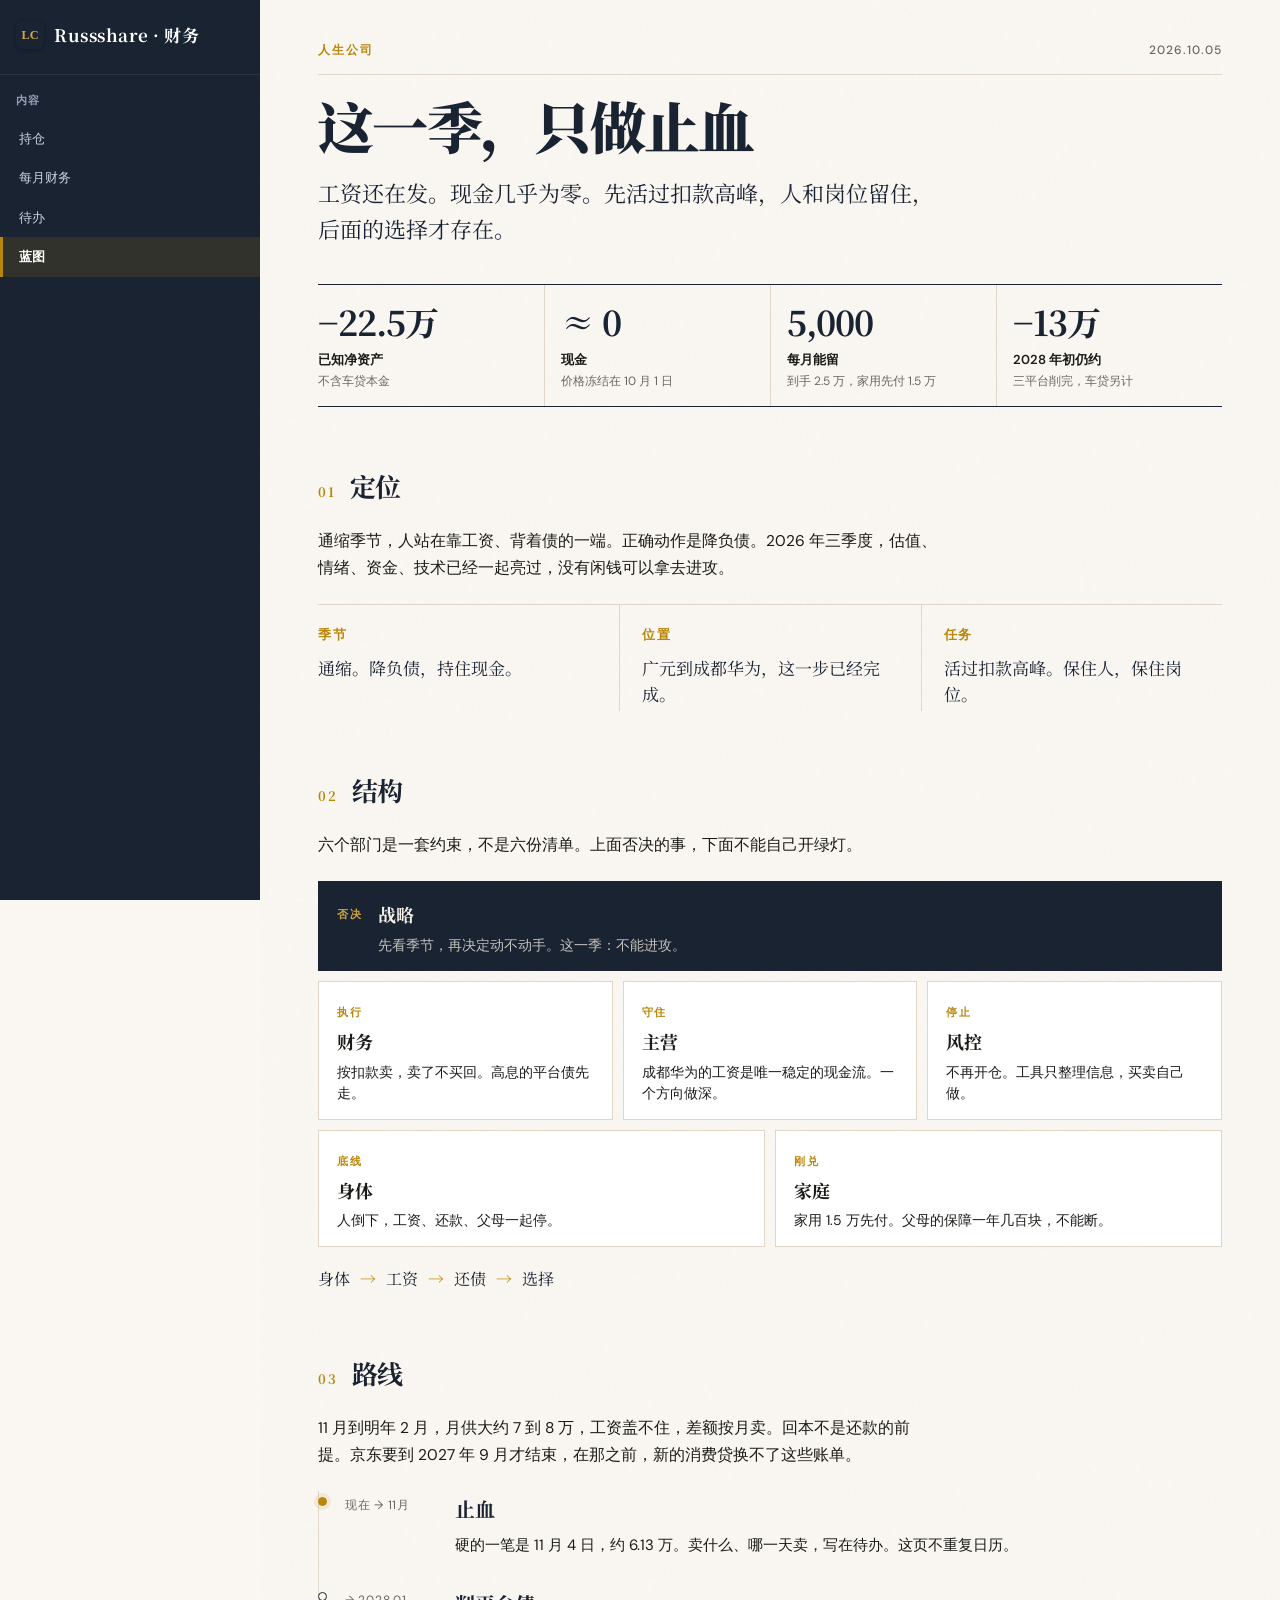
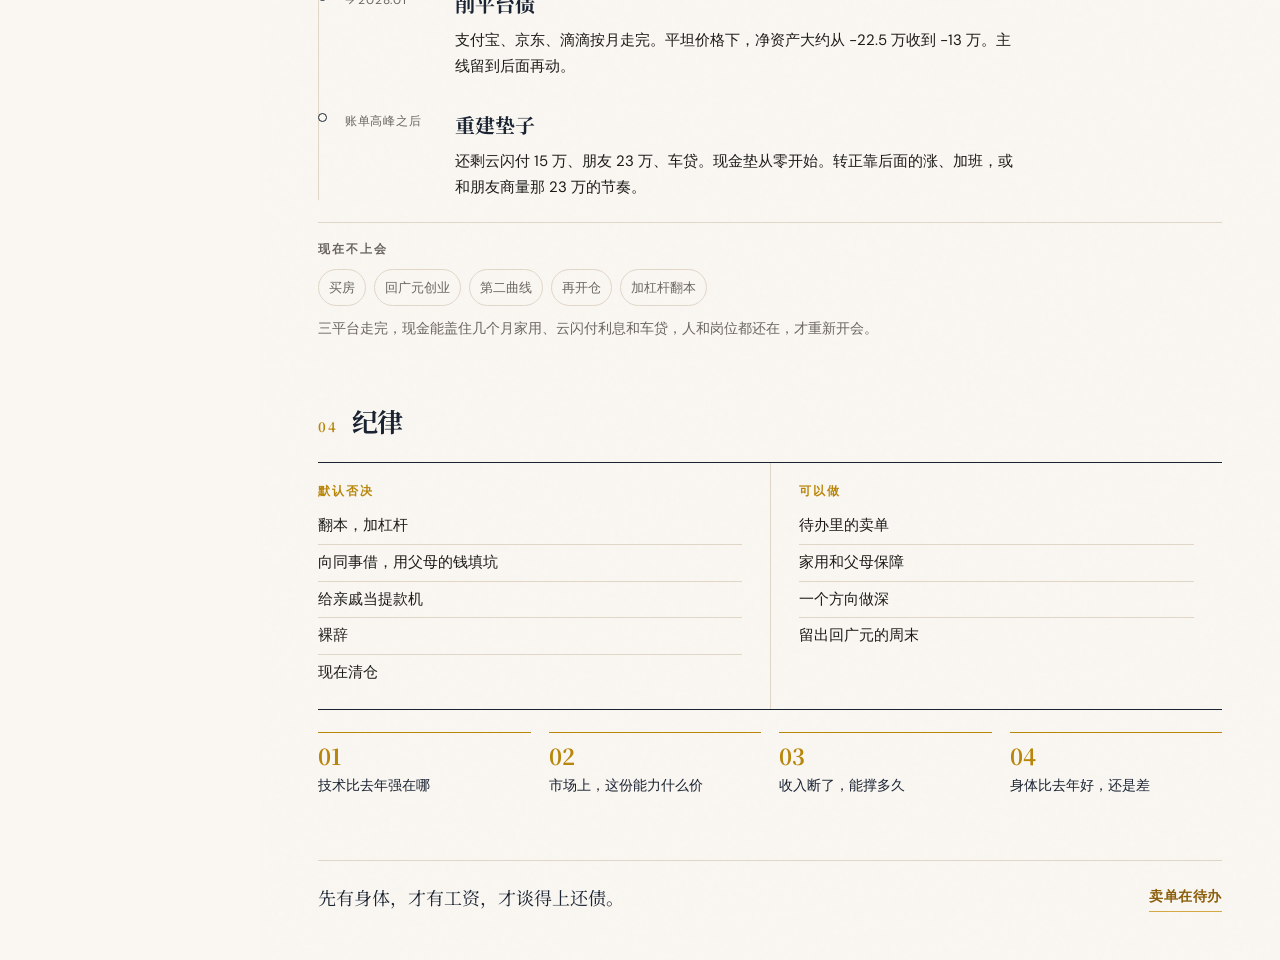
<file: finance/analysis/blueprint.html>
<!DOCTYPE html>
<html lang="zh-CN">
<head>
  <meta charset="UTF-8">
  <meta name="viewport" content="width=device-width, initial-scale=1.0">
  <title>人生公司 · Russshare</title>
  <meta name="description" content="人生公司蓝图">
  <meta name="theme-color" content="#B8860B">
  <link rel="stylesheet" href="../kb-theme.css">
  <link rel="stylesheet" href="../portal-home.css">
  <link rel="stylesheet" href="blueprint.css">
</head>
<body class="kb-body">
  <button type="button" class="kb-hamburger" aria-label="打开菜单">☰</button>
  <aside class="kb-sidebar" id="kb-sidebar">
    <div class="kb-sidebar-header"></div>
    <nav class="kb-sidebar-nav" aria-label="主导航"></nav>
  </aside>
  <main class="kb-main">
    <div class="kb-page-wrap">
      <div id="blueprint"></div>
    </div>
  </main>
  <script src="../site-nav-data.js"></script>
  <script src="../kb-shell.js"></script>
  <script src="../module-shell.js"></script>
  <script src="blueprint-data.js"></script>
  <script src="blueprint-view.js"></script>
  <script>
    ModuleShell.initModulePage({ activeId: "blueprint", base: "../" });
    BlueprintPage.init();
  </script>
</body>
</html>
</file>
<file: kb-theme.css>
/* LCAI Knowledge Base — visual system aligned with learnbuffett.com */
@import url("https://fonts.googleapis.com/css2?family=Noto+Serif+SC:wght@400;600;700;900&family=Crimson+Pro:ital,wght@0,400;0,700&family=DM+Sans:wght@400;500;600;700&display=swap");

body.kb-body {
  box-sizing: border-box;
  margin: 0;
  padding: 0;
}

:root {
  --kb-bg: #FAF7F2;
  --kb-bg2: #F3EDE4;
  --kb-text: #1B1B18;
  --kb-text2: #6B6560;
  --kb-gold: #B8860B;
  --kb-gold-light: #D4A843;
  --kb-gold-glow: rgba(184, 134, 11, 0.12);
  --kb-navy: #1A2332;
  --kb-navy-light: #2C3E50;
  --kb-cream: #FFF8EE;
  --kb-border: #E0D6C8;
  --kb-card: #FFFFFF;
  --kb-link: #8B5E0B;
  --kb-serif: "Noto Serif SC", "Crimson Pro", Georgia, "Songti SC", serif;
  --kb-sans: "DM Sans", -apple-system, BlinkMacSystemFont, "PingFang SC", "Microsoft YaHei", sans-serif;
  --kb-sidebar-w: 260px;
}

html { font-size: 15px; scroll-behavior: smooth; }

body.kb-body {
  font-family: var(--kb-sans);
  color: var(--kb-text);
  background: var(--kb-bg);
  display: grid;
  grid-template-columns: var(--kb-sidebar-w) minmax(0, 1fr);
  min-height: 100vh;
  line-height: 1.8;
}

*, *::before, *::after { box-sizing: border-box; }

/* ── Sidebar ── */
.kb-sidebar {
  grid-column: 1;
  grid-row: 1;
  width: var(--kb-sidebar-w);
  background: var(--kb-navy);
  position: sticky;
  top: 0;
  align-self: start;
  height: 100vh;
  overflow-y: auto;
  z-index: 100;
  display: flex;
  flex-direction: column;
}

.kb-sidebar-header {
  padding: 20px 16px 16px;
  border-bottom: 1px solid rgba(255, 255, 255, 0.08);
}

.kb-logo {
  color: #fff;
  font-size: 17px;
  font-weight: 700;
  text-decoration: none;
  letter-spacing: 0.5px;
  font-family: var(--kb-serif);
  display: inline-flex;
  align-items: center;
  gap: 10px;
}

.kb-logo-icon {
  width: 28px;
  height: 28px;
  flex-shrink: 0;
  filter: drop-shadow(0 1px 2px rgba(0, 0, 0, 0.3));
}

.kb-sidebar-nav {
  flex: 1;
  padding: 8px 0;
  overflow-y: auto;
}

.kb-sidebar-nav::-webkit-scrollbar { width: 4px; }
.kb-sidebar-nav::-webkit-scrollbar-thumb {
  background: rgba(255, 255, 255, 0.15);
  border-radius: 2px;
}

.kb-nav-link {
  display: block;
  padding: 8px 16px;
  color: #cbd5e1;
  text-decoration: none;
  font-size: 13px;
  border-left: 3px solid transparent;
  transition: all 0.15s;
}

.kb-nav-link:hover {
  background: rgba(255, 255, 255, 0.06);
  color: #fff;
}

.kb-nav-link.active {
  color: #fff;
  background: rgba(184, 134, 11, 0.15);
  border-left-color: var(--kb-gold);
  font-weight: 600;
}

.kb-nav-home {
  font-size: 14px;
  padding: 10px 16px;
  font-weight: 500;
  margin-bottom: 4px;
}

.kb-nav-group { margin-bottom: 2px; }

.kb-nav-group-title {
  padding: 8px 16px;
  color: #94a3b8;
  font-size: 11px;
  font-weight: 600;
  text-transform: uppercase;
  letter-spacing: 0.5px;
}

.kb-nav-badge {
  margin-left: 6px;
  background: rgba(255, 255, 255, 0.1);
  color: #cbd5e1;
  font-size: 10px;
  padding: 1px 6px;
  border-radius: 8px;
  font-weight: 400;
}

.kb-sidebar-foot {
  padding: 12px 16px;
  border-top: 1px solid rgba(255, 255, 255, 0.08);
  font-size: 11px;
  color: rgba(255, 255, 255, 0.35);
  line-height: 1.5;
}

.kb-hamburger {
  display: none;
  position: fixed;
  top: 12px; left: 12px;
  z-index: 200;
  background: var(--kb-navy);
  color: #fff;
  border: none;
  font-size: 20px;
  padding: 6px 10px;
  border-radius: 6px;
  cursor: pointer;
}

/* ── Main ── */
body.kb-body > .kb-main {
  grid-column: 2;
  grid-row: 1;
  min-width: 0;
  position: relative;
  padding: 0;
}

.kb-page-wrap {
  max-width: 1000px;
  margin: 0 auto;
  padding: 40px 48px 48px;
}

.kb-main::after {
  content: "";
  position: absolute;
  inset: 0;
  pointer-events: none;
  opacity: 0.03;
  z-index: 0;
  background-image: url("data:image/svg+xml,%3Csvg viewBox='0 0 256 256' xmlns='http://www.w3.org/2000/svg'%3E%3Cfilter id='n'%3E%3CfeTurbulence type='fractalNoise' baseFrequency='.85' numOctaves='4' stitchTiles='stitch'/%3E%3C/filter%3E%3Crect width='100%25' height='100%25' filter='url(%23n)'/%3E%3C/svg%3E");
}

.kb-main > * {
  position: relative;
  z-index: 1;
}

/* ── Hero ── */
.kb-hero-section {
  position: relative;
  padding: 0 0 28px;
}

.kb-hero-row {
  display: flex;
  align-items: center;
  gap: 28px;
}

.kb-hero-logo {
  width: clamp(80px, 9vw, 108px);
  height: auto;
  flex-shrink: 0;
  filter: drop-shadow(0 4px 12px rgba(26, 35, 50, 0.12));
}

.kb-hero-eyebrow {
  display: inline-flex;
  align-items: center;
  gap: 8px;
  font-size: 12px;
  font-weight: 600;
  letter-spacing: 1.5px;
  text-transform: uppercase;
  color: var(--kb-gold);
  margin-bottom: 10px;
}

.kb-hero-eyebrow::before {
  content: "";
  width: 24px;
  height: 1px;
  background: var(--kb-gold);
}

.kb-hero-title {
  font-family: var(--kb-serif);
  font-size: clamp(28px, 4.5vw, 42px);
  font-weight: 900;
  line-height: 1.25;
  color: var(--kb-navy);
  letter-spacing: -0.5px;
}

.kb-hero-title .gold { color: var(--kb-gold); }

.kb-hero-version {
  display: inline-block;
  font-size: 12px;
  padding: 3px 10px;
  background: var(--kb-gold);
  color: #fff;
  border-radius: 4px;
  font-family: var(--kb-sans);
  font-weight: 600;
  vertical-align: middle;
  margin-left: 8px;
  text-decoration: none;
}

.kb-hero-sub {
  font-size: 16px;
  color: var(--kb-text2);
  line-height: 1.7;
  margin-top: 14px;
  max-width: 640px;
}

.kb-hero-sub b {
  color: var(--kb-navy);
  font-weight: 700;
}

.kb-hero-section--compact {
  padding-bottom: 12px;
}

.kb-hero-sub--muted {
  font-size: 0.92rem;
  color: var(--kb-text2);
  margin-top: 4px;
}

.kb-hero-section--compact .today-progress-bar {
  margin: 12px 0 0;
  max-width: 320px;
}

/* ── Stats ── */
.kb-stats-row {
  display: grid;
  grid-template-columns: repeat(4, 1fr);
  gap: 0;
  margin: 0 0 28px;
  background: var(--kb-card);
  border: 1px solid var(--kb-border);
  border-radius: 6px;
  overflow: hidden;
}

.kb-stat-item {
  text-align: center;
  padding: 18px 12px;
  position: relative;
  transition: background 0.3s;
  text-decoration: none;
  color: inherit;
}

.kb-stat-item:not(:last-child)::after {
  content: "";
  position: absolute;
  right: 0;
  top: 20%;
  height: 60%;
  width: 1px;
  background: var(--kb-border);
}

.kb-stat-item:hover { background: var(--kb-gold-glow); }

.kb-stat-num {
  font-family: var(--kb-serif);
  font-size: 28px;
  font-weight: 900;
  color: var(--kb-navy);
  line-height: 1;
}

.kb-stat-label {
  font-size: 12px;
  color: var(--kb-text2);
  margin-top: 6px;
}

/* ── Nav cards ── */
.kb-main-inner {
  padding: 0 0 32px;
}

.kb-nav-cards {
  display: grid;
  grid-template-columns: repeat(2, 1fr);
  gap: 14px;
  margin-bottom: 32px;
}

.kb-nav-cards.cols-4 { grid-template-columns: repeat(2, 1fr); }
.kb-nav-cards.cols-5 { grid-template-columns: repeat(2, 1fr); }

@media (min-width: 900px) {
  .kb-nav-cards.cols-4 { grid-template-columns: repeat(2, 1fr); }
  .kb-nav-cards.cols-5 { grid-template-columns: repeat(3, 1fr); }
}

@media (min-width: 1100px) {
  .kb-nav-cards.cols-4 { grid-template-columns: repeat(4, 1fr); }
  .kb-nav-cards.cols-5 { grid-template-columns: repeat(5, 1fr); }
}

.kb-nav-card {
  position: relative;
  padding: 20px 16px 18px;
  background: var(--kb-card);
  border: 1px solid var(--kb-border);
  border-radius: 6px;
  text-decoration: none;
  color: inherit;
  transition: transform 0.3s, box-shadow 0.3s, border-color 0.3s;
}

.kb-nav-card::before {
  content: "";
  position: absolute;
  top: 0; left: 0; right: 0;
  height: 3px;
  background: var(--kb-gold);
  opacity: 0;
  transition: opacity 0.3s;
  border-radius: 6px 6px 0 0;
}

.kb-nav-card:hover {
  transform: translateY(-4px);
  box-shadow: 0 12px 32px rgba(0, 0, 0, 0.08);
  border-color: var(--kb-gold-light);
}

.kb-nav-card:hover::before { opacity: 1; }

.kb-nav-card-icon {
  font-size: 26px;
  margin-bottom: 10px;
  display: block;
}

.kb-nav-card-title {
  font-family: var(--kb-serif);
  font-size: 15px;
  font-weight: 700;
  color: var(--kb-navy);
  margin-bottom: 3px;
}

.kb-nav-card-sub {
  font-size: 12px;
  color: var(--kb-text2);
  line-height: 1.45;
}

.kb-nav-card-arrow {
  position: absolute;
  bottom: 16px;
  right: 16px;
  font-size: 16px;
  color: var(--kb-border);
  transition: all 0.3s;
}

.kb-nav-card:hover .kb-nav-card-arrow {
  color: var(--kb-gold);
  transform: translateX(4px);
}

/* ── Section header ── */
.kb-section {
  margin-bottom: 28px;
}

.kb-section-header {
  display: flex;
  align-items: center;
  gap: 12px;
  margin-bottom: 14px;
}

.kb-section-title {
  font-family: var(--kb-serif);
  font-size: 18px;
  font-weight: 700;
  color: var(--kb-navy);
  white-space: nowrap;
}

.kb-section-line {
  flex: 1;
  height: 1px;
  background: var(--kb-border);
}

.kb-section-count {
  font-size: 11px;
  color: var(--kb-text2);
  white-space: nowrap;
}

/* ── Layer pills ── */
.kb-tag-cloud {
  display: flex;
  flex-wrap: wrap;
  gap: 8px;
}

.kb-tag {
  display: inline-flex;
  align-items: center;
  gap: 6px;
  padding: 8px 14px;
  background: var(--kb-card);
  border: 1px solid var(--kb-border);
  border-radius: 6px;
  font-size: 13px;
  color: var(--kb-navy);
  text-decoration: none;
  transition: all 0.2s;
}

.kb-tag:hover {
  border-color: var(--kb-gold-light);
  background: var(--kb-cream);
  transform: translateY(-1px);
}

.kb-tag-num {
  font-size: 11px;
  color: var(--kb-gold);
  font-weight: 600;
}

/* ── Article (read page) ── */
.kb-article {
  max-width: 820px;
  padding: 40px 48px 80px;
}

.kb-article-meta {
  font-size: 13px;
  color: var(--kb-text2);
  margin-bottom: 16px;
}

.kb-article-meta a {
  color: var(--kb-link);
  text-decoration: none;
}

.kb-article-meta a:hover { text-decoration: underline; }

.kb-article h1 {
  font-family: var(--kb-serif);
  font-size: 28px;
  line-height: 1.3;
  margin-bottom: 8px;
  font-weight: 900;
  color: var(--kb-navy);
}

.kb-article-lead {
  font-size: 15px;
  color: var(--kb-text2);
  margin-bottom: 28px;
  line-height: 1.7;
}

.kb-prose > h1:first-child { display: none; }

.kb-prose {
  font-family: var(--kb-serif);
  font-size: 16px;
  line-height: 1.85;
  color: var(--kb-text);
}

.kb-prose h2 {
  font-family: var(--kb-serif);
  font-size: 21px;
  margin: 36px 0 14px;
  padding-bottom: 8px;
  border-bottom: 2px solid var(--kb-border);
  font-weight: 700;
  color: var(--kb-navy);
}

.kb-prose h3 {
  font-family: var(--kb-serif);
  font-size: 17px;
  margin: 24px 0 10px;
  font-weight: 600;
  color: var(--kb-navy-light);
}

.kb-prose p { margin: 10px 0; }

.kb-prose ul, .kb-prose ol {
  padding-left: 24px;
  margin: 10px 0;
}

.kb-prose li { margin: 4px 0; }

.kb-prose a {
  color: var(--kb-link);
  text-decoration: none;
  background: linear-gradient(to bottom, transparent 60%, var(--kb-gold-glow) 60%);
}

.kb-prose a:hover {
  background: linear-gradient(to bottom, transparent 40%, rgba(184, 134, 11, 0.2) 40%);
}

.kb-prose blockquote {
  background: var(--kb-cream);
  border-left: 4px solid var(--kb-gold);
  padding: 14px 20px;
  margin: 16px 0;
  border-radius: 0 8px 8px 0;
  font-style: italic;
  color: #5C4813;
}

.kb-prose pre {
  font-family: ui-monospace, Consolas, monospace;
  font-size: 13px;
  line-height: 1.55;
  overflow-x: auto;
  padding: 14px 16px;
  margin: 16px 0;
  background: var(--kb-bg2);
  border: 1px solid var(--kb-border);
  border-radius: 6px;
}

.kb-prose code {
  font-family: ui-monospace, Consolas, monospace;
  font-size: 0.9em;
  background: var(--kb-bg2);
  padding: 2px 6px;
  border-radius: 4px;
}

.kb-prose pre code { background: none; padding: 0; }

.kb-prose table {
  border-collapse: collapse;
  width: 100%;
  margin: 16px 0;
  font-size: 14px;
  font-family: var(--kb-sans);
  display: block;
  overflow-x: auto;
}

.kb-prose th, .kb-prose td {
  border: 1px solid var(--kb-border);
  padding: 8px 12px;
  text-align: left;
  vertical-align: top;
}

.kb-prose th {
  background: var(--kb-bg2);
  font-weight: 600;
  color: var(--kb-navy);
}

.kb-prose hr {
  border: none;
  border-top: 1px solid var(--kb-border);
  margin: 32px 0;
}

.kb-loading, .kb-error {
  padding: 48px 0;
  text-align: center;
  color: var(--kb-text2);
  font-family: var(--kb-sans);
}

.kb-footer-note {
  padding: 0 0 40px;
  font-size: 12px;
  color: var(--kb-text2);
  text-align: center;
  line-height: 1.6;
}

.kb-lock {
  font-size: 12px;
  opacity: 0.7;
}

/* ── Mobile ── */
@media (max-width: 900px) {
  .kb-hamburger { display: block; }
  body.kb-body {
    grid-template-columns: 1fr;
  }
  .kb-sidebar {
    position: fixed;
    top: 0;
    left: 0;
    bottom: 0;
    grid-column: 1;
    transform: translateX(-105%);
    transition: transform 0.22s ease;
  }
  .kb-sidebar.open { transform: translateX(0); }
  body.kb-body > .kb-main { grid-column: 1; width: 100%; }
  .kb-page-wrap { padding: 56px 20px 40px; }
  .kb-hero-section { padding-bottom: 20px; }
  .kb-hero-row { gap: 16px; }
  .kb-hero-logo { width: 56px !important; }
  .kb-hero-title { font-size: 24px; }
  .kb-hero-sub { font-size: 14px; }
  .kb-stats-row { grid-template-columns: repeat(2, 1fr); }
  .kb-stat-item:nth-child(2)::after { display: none; }
  .kb-nav-cards, .kb-nav-cards.cols-4, .kb-nav-cards.cols-5 {
    grid-template-columns: 1fr;
  }
  .kb-nav-card-arrow { display: none; }
  .kb-article { padding: 24px 20px 60px; }
}
</file>
<file: portal-home.css>
.portal-summary-grid {
  display: grid;
  grid-template-columns: repeat(auto-fit, minmax(220px, 1fr));
  gap: 14px;
  margin-bottom: 28px;
}

.portal-summary-card {
  display: block;
  background: var(--kb-card);
  border: 1px solid var(--kb-border);
  border-radius: 12px;
  padding: 16px 18px;
  text-decoration: none;
  color: inherit;
  transition: border-color 0.15s, box-shadow 0.15s;
  position: relative;
}

.portal-summary-card:hover {
  border-color: var(--kb-gold);
  box-shadow: 0 4px 16px var(--kb-gold-glow);
}

.portal-summary-title {
  font-weight: 600;
  font-size: 1rem;
  margin-bottom: 6px;
}

.portal-summary-sub {
  color: var(--kb-text2);
  font-size: 0.88rem;
}

.portal-summary-arrow {
  position: absolute;
  right: 16px;
  top: 50%;
  transform: translateY(-50%);
  color: var(--kb-gold);
  opacity: 0.6;
}

.kb-nav-cards.cols-4 {
  grid-template-columns: repeat(auto-fit, minmax(200px, 1fr));
}

@media (min-width: 1100px) {
  .kb-nav-cards.cols-4 {
    grid-template-columns: repeat(4, 1fr);
  }
}

.module-page-desc {
  color: var(--kb-text2);
  font-size: 0.92rem;
  margin: 0 0 20px;
}

.module-card-grid {
  display: grid;
  grid-template-columns: repeat(auto-fit, minmax(240px, 1fr));
  gap: 14px;
}

.module-stat-card {
  background: var(--kb-card);
  border: 1px solid var(--kb-border);
  border-radius: 12px;
  padding: 16px 18px;
}

.module-stat-label {
  font-size: 0.82rem;
  color: var(--kb-text2);
  margin-bottom: 4px;
}

.module-stat-value {
  font-size: 1.4rem;
  font-weight: 700;
  font-family: var(--kb-serif);
}

.module-progress-bar {
  height: 8px;
  background: var(--kb-bg2);
  border-radius: 4px;
  overflow: hidden;
  margin-top: 10px;
}

.module-progress-bar span {
  display: block;
  height: 100%;
  background: linear-gradient(90deg, var(--kb-gold), var(--kb-gold-light));
  border-radius: 4px;
  transition: width 0.3s;
}

.health-check-grid {
  display: grid;
  gap: 10px;
  max-width: 420px;
}

.health-check-item {
  display: flex;
  align-items: center;
  gap: 10px;
  padding: 12px 14px;
  background: var(--kb-card);
  border: 1px solid var(--kb-border);
  border-radius: 10px;
  cursor: pointer;
}

.health-check-item input {
  width: 18px;
  height: 18px;
  accent-color: var(--kb-gold);
}

.journal-entry-list {
  list-style: none;
  padding: 0;
  margin: 0;
}

.journal-entry-list li {
  margin-bottom: 10px;
}

.journal-entry-list a {
  display: block;
  padding: 12px 16px;
  background: var(--kb-card);
  border: 1px solid var(--kb-border);
  border-radius: 10px;
  text-decoration: none;
  color: inherit;
}

.journal-entry-list a:hover {
  border-color: var(--kb-gold);
}

.goals-kr-list {
  list-style: none;
  padding: 0;
  margin: 16px 0 0;
}

.goals-kr-item {
  padding: 14px 16px;
  background: var(--kb-card);
  border: 1px solid var(--kb-border);
  border-radius: 10px;
  margin-bottom: 10px;
}

.goals-kr-head {
  display: flex;
  justify-content: space-between;
  align-items: baseline;
  gap: 12px;
  margin-bottom: 8px;
}

.career-skill-table {
  width: 100%;
  border-collapse: collapse;
  font-size: 0.9rem;
}

.career-skill-table th,
.career-skill-table td {
  padding: 10px 12px;
  border-bottom: 1px solid var(--kb-border);
  text-align: left;
}

.career-skill-table th {
  color: var(--kb-text2);
  font-weight: 500;
}

.skill-level {
  display: inline-block;
  padding: 2px 8px;
  border-radius: 6px;
  font-size: 0.78rem;
  background: var(--kb-gold-glow);
  color: var(--kb-link);
}

.finance-setup-banner {
  background: hsl(45 90% 95%);
  border: 1px solid var(--kb-gold);
  border-radius: 10px;
  padding: 14px 18px;
  margin-bottom: 20px;
  font-size: 0.9rem;
}

.finance-setup-banner code {
  background: rgba(0, 0, 0, 0.06);
  padding: 2px 6px;
  border-radius: 4px;
}

.portal-hero-links {
  margin: 12px 0 0;
  font-size: 0.9rem;
}

.portal-hero-links a {
  color: var(--kb-link);
  text-decoration: none;
  font-weight: 500;
}

.portal-hero-links a:hover {
  text-decoration: underline;
}

.portal-priority-card {
  margin: 0 0 24px;
  max-width: var(--kb-page-max, 960px);
}

.portal-priority-inner {
  background: linear-gradient(135deg, var(--kb-navy) 0%, var(--kb-navy-light) 100%);
  color: #fff;
  border-radius: 14px;
  padding: 18px 22px;
}

a.portal-priority-link {
  display: block;
  text-decoration: none;
  color: inherit;
  transition: transform 0.12s, box-shadow 0.12s;
}

a.portal-priority-link:hover {
  transform: translateY(-1px);
  box-shadow: 0 6px 20px rgba(0, 0, 0, 0.12);
}

a.portal-priority-link .portal-priority-main {
  color: var(--kb-gold-light);
}

.portal-priority-label {
  font-size: 0.78rem;
  opacity: 0.75;
  text-transform: uppercase;
  letter-spacing: 0.06em;
  margin-bottom: 6px;
}

.portal-priority-main {
  font-size: 1.15rem;
  font-weight: 600;
  font-family: var(--kb-serif);
}

.portal-priority-main a {
  color: var(--kb-gold-light);
  text-decoration: none;
}

.portal-priority-main a:hover {
  text-decoration: underline;
}

.portal-priority-meta {
  margin-top: 10px;
  font-size: 0.82rem;
  opacity: 0.85;
  line-height: 1.5;
}

.portal-priority-meta a {
  color: var(--kb-gold-light);
}

/* ── 构建方法 ── */
.portal-build-method {
  margin-bottom: 28px;
}

.portal-method-steps {
  display: flex;
  flex-wrap: wrap;
  align-items: stretch;
  gap: 10px;
  margin-bottom: 8px;
}

.portal-method-step {
  flex: 1 1 160px;
  display: flex;
  flex-direction: column;
  gap: 4px;
  padding: 14px 16px;
  background: var(--kb-card);
  border: 1px solid var(--kb-border);
  border-radius: 12px;
  text-decoration: none;
  color: inherit;
  transition: border-color 0.15s, box-shadow 0.15s;
}

a.portal-method-step:hover {
  border-color: var(--kb-gold);
  box-shadow: 0 4px 16px var(--kb-gold-glow);
}

.portal-method-step--static {
  cursor: default;
}

.portal-method-num {
  font-size: 0.75rem;
  font-weight: 700;
  color: var(--kb-gold);
  letter-spacing: 0.04em;
}

.portal-method-title {
  font-weight: 600;
  font-size: 1rem;
  font-family: var(--kb-serif);
}

.portal-method-desc {
  font-size: 0.82rem;
  color: var(--kb-text2);
  line-height: 1.45;
}

.portal-method-arrow {
  align-self: center;
  color: var(--kb-gold);
  opacity: 0.5;
  font-size: 1.1rem;
  flex: 0 0 auto;
}

@media (max-width: 640px) {
  .portal-method-arrow { display: none; }
}

/* ── 五维资本 ── */
.portal-dimensions-grid {
  display: grid;
  grid-template-columns: repeat(auto-fit, minmax(280px, 1fr));
  gap: 16px;
}

.portal-dim-card {
  display: flex;
  flex-direction: column;
  background: var(--kb-card);
  border: 1px solid var(--kb-border);
  border-radius: 12px;
  padding: 14px 16px;
  transition: border-color 0.15s, box-shadow 0.15s;
}

.portal-dim-card:hover {
  border-color: var(--kb-gold);
  box-shadow: 0 4px 20px var(--kb-gold-glow);
}

.portal-dim-head {
  display: flex;
  gap: 10px;
  align-items: center;
  margin-bottom: 8px;
}

.portal-dim-icon {
  font-size: 1.6rem;
  line-height: 1;
  flex-shrink: 0;
}

.portal-dim-name {
  font-weight: 600;
  font-size: 1.05rem;
  font-family: var(--kb-serif);
  margin-bottom: 4px;
}

.portal-dim-short {
  font-size: 0.82rem;
  font-weight: 500;
  color: var(--kb-gold);
  margin-left: 4px;
}

.portal-dim-question {
  font-size: 0.88rem;
  color: var(--kb-text2);
  font-style: italic;
  line-height: 1.4;
}

.portal-dim-logic {
  font-size: 0.82rem;
  color: var(--kb-text2);
  margin: 0 0 12px;
  line-height: 1.5;
  padding-left: 2px;
}

.portal-dim-modules {
  display: flex;
  flex-wrap: wrap;
  gap: 6px;
  margin-bottom: 12px;
}

.portal-dim-module {
  display: inline-block;
  padding: 4px 10px;
  font-size: 0.78rem;
  font-weight: 500;
  background: var(--kb-bg2);
  border: 1px solid var(--kb-border);
  border-radius: 999px;
  text-decoration: none;
  color: var(--kb-link);
  transition: background 0.12s, border-color 0.12s;
}

.portal-dim-module:hover {
  background: var(--kb-gold-glow);
  border-color: var(--kb-gold);
}

.portal-dim-summary {
  display: flex;
  align-items: center;
  gap: 8px;
  margin-top: auto;
  padding: 10px 12px;
  background: var(--kb-bg2);
  border-radius: 8px;
  text-decoration: none;
  color: inherit;
  font-size: 0.85rem;
  transition: background 0.12s;
}

.portal-dim-summary:hover {
  background: var(--kb-gold-glow);
}

.portal-dim-summary-label {
  flex-shrink: 0;
  font-size: 0.72rem;
  font-weight: 600;
  text-transform: uppercase;
  letter-spacing: 0.05em;
  color: var(--kb-gold);
}

.portal-dim-summary-text {
  flex: 1;
  color: var(--kb-text2);
  line-height: 1.35;
}

.portal-dim-summary-arrow {
  flex-shrink: 0;
  color: var(--kb-gold);
  opacity: 0.6;
}

/* ── 中枢层 ── */
.portal-hub-grid {
  display: grid;
  grid-template-columns: repeat(auto-fit, minmax(220px, 1fr));
  gap: 14px;
}

.portal-hub-card {
  display: block;
  background: var(--kb-card);
  border: 1px solid var(--kb-border);
  border-radius: 12px;
  padding: 16px 18px;
  text-decoration: none;
  color: inherit;
  transition: border-color 0.15s, box-shadow 0.15s;
}

.portal-hub-card:hover {
  border-color: var(--kb-gold);
  box-shadow: 0 4px 16px var(--kb-gold-glow);
}

.portal-hub-card--primary {
  border-color: var(--kb-gold);
  background: linear-gradient(135deg, var(--kb-card) 0%, hsl(45 60% 97%) 100%);
}

.portal-hub-card--static {
  cursor: default;
}

.portal-hub-label {
  font-size: 0.75rem;
  font-weight: 600;
  text-transform: uppercase;
  letter-spacing: 0.05em;
  color: var(--kb-gold);
  margin-bottom: 6px;
}

.portal-hub-title {
  font-weight: 600;
  font-size: 1rem;
  font-family: var(--kb-serif);
  margin-bottom: 6px;
}

.portal-hub-sub {
  font-size: 0.85rem;
  color: var(--kb-text2);
  line-height: 1.45;
}

.portal-not-do-list {
  margin: 0;
  padding: 0 0 0 18px;
  font-size: 0.85rem;
  color: var(--kb-text2);
  line-height: 1.55;
}

.portal-not-do-list li {
  margin-bottom: 4px;
}

/* ── 执行节奏 ── */
.portal-rhythm-grid {
  display: grid;
  grid-template-columns: repeat(auto-fit, minmax(200px, 1fr));
  gap: 14px;
}

.portal-rhythm-item {
  background: var(--kb-card);
  border: 1px solid var(--kb-border);
  border-radius: 12px;
  padding: 16px 18px;
}

.portal-rhythm-when {
  font-size: 0.75rem;
  font-weight: 700;
  text-transform: uppercase;
  letter-spacing: 0.06em;
  color: var(--kb-gold);
  margin-bottom: 8px;
}

.portal-rhythm-do {
  font-size: 0.9rem;
  color: var(--kb-text2);
  line-height: 1.5;
  margin-bottom: 10px;
}

.portal-rhythm-link {
  font-size: 0.85rem;
  font-weight: 500;
  color: var(--kb-link);
  text-decoration: none;
}

.portal-rhythm-link:hover {
  text-decoration: underline;
}

.snap-metrics {
  display: grid;
  grid-template-columns: repeat(auto-fit, minmax(160px, 1fr));
  gap: 12px;
  margin-bottom: 16px;
}

.snap-metric {
  background: var(--kb-card);
  border: 1px solid var(--kb-border);
  border-radius: 12px;
  padding: 14px 16px;
}

.snap-metric-label {
  color: var(--kb-text2);
  font-size: 0.8rem;
  margin-bottom: 4px;
}

.snap-metric-value {
  font-variant-numeric: tabular-nums;
  font-weight: 700;
  font-size: 1.05rem;
}

.snap-note {
  color: var(--kb-text2);
  font-size: 0.88rem;
  margin: 0 0 14px;
}

.snap-sub {
  font-size: 1rem;
  margin: 8px 0 10px;
}

.snap-table-wrap {
  overflow-x: auto;
  border: 1px solid var(--kb-border);
  border-radius: 12px;
  background: var(--kb-card);
  margin-bottom: 18px;
}

.snap-table {
  width: 100%;
  border-collapse: collapse;
  font-size: 0.88rem;
}

.snap-table th,
.snap-table td {
  padding: 10px 12px;
  border-bottom: 1px solid var(--kb-border);
  text-align: left;
  white-space: nowrap;
}

.snap-table th {
  color: var(--kb-text2);
  font-weight: 600;
  background: var(--kb-bg2);
}

.snap-table tr:last-child td {
  border-bottom: none;
}

.snap-table .num {
  text-align: right;
  font-variant-numeric: tabular-nums;
}

.analysis-entry {
  background: var(--kb-card);
  border: 1px solid var(--kb-border);
  border-radius: 12px;
  padding: 18px 20px;
  margin-bottom: 16px;
}

.analysis-entry h2 {
  font-size: 1.15rem;
  margin: 0 0 10px;
}

.analysis-date {
  color: var(--kb-gold);
  font-size: 0.8rem;
  font-weight: 700;
  letter-spacing: 0.04em;
}

.analysis-entry p {
  margin: 0 0 10px;
  color: var(--kb-text);
}

.analysis-entry p:last-child {
  margin-bottom: 0;
}
</file>
<file: finance/kb-theme.css>
/* LCAI Knowledge Base — visual system aligned with learnbuffett.com */
@import url("https://fonts.googleapis.com/css2?family=Noto+Serif+SC:wght@400;600;700;900&family=Crimson+Pro:ital,wght@0,400;0,700&family=DM+Sans:wght@400;500;600;700&display=swap");

body.kb-body {
  box-sizing: border-box;
  margin: 0;
  padding: 0;
}

:root {
  --kb-bg: #FAF7F2;
  --kb-bg2: #F3EDE4;
  --kb-text: #1B1B18;
  --kb-text2: #6B6560;
  --kb-gold: #B8860B;
  --kb-gold-light: #D4A843;
  --kb-gold-glow: rgba(184, 134, 11, 0.12);
  --kb-navy: #1A2332;
  --kb-navy-light: #2C3E50;
  --kb-cream: #FFF8EE;
  --kb-border: #E0D6C8;
  --kb-card: #FFFFFF;
  --kb-link: #8B5E0B;
  --kb-serif: "Noto Serif SC", "Crimson Pro", Georgia, "Songti SC", serif;
  --kb-sans: "DM Sans", -apple-system, BlinkMacSystemFont, "PingFang SC", "Microsoft YaHei", sans-serif;
  --kb-sidebar-w: 260px;
}

html { font-size: 15px; scroll-behavior: smooth; }

body.kb-body {
  font-family: var(--kb-sans);
  color: var(--kb-text);
  background: var(--kb-bg);
  display: grid;
  grid-template-columns: var(--kb-sidebar-w) minmax(0, 1fr);
  min-height: 100vh;
  line-height: 1.8;
}

*, *::before, *::after { box-sizing: border-box; }

/* ── Sidebar ── */
.kb-sidebar {
  grid-column: 1;
  grid-row: 1;
  width: var(--kb-sidebar-w);
  background: var(--kb-navy);
  position: sticky;
  top: 0;
  align-self: start;
  height: 100vh;
  overflow-y: auto;
  z-index: 100;
  display: flex;
  flex-direction: column;
}

.kb-sidebar-header {
  padding: 20px 16px 16px;
  border-bottom: 1px solid rgba(255, 255, 255, 0.08);
}

.kb-logo {
  color: #fff;
  font-size: 17px;
  font-weight: 700;
  text-decoration: none;
  letter-spacing: 0.5px;
  font-family: var(--kb-serif);
  display: inline-flex;
  align-items: center;
  gap: 10px;
}

.kb-logo-icon {
  width: 28px;
  height: 28px;
  flex-shrink: 0;
  filter: drop-shadow(0 1px 2px rgba(0, 0, 0, 0.3));
}

.kb-sidebar-nav {
  flex: 1;
  padding: 8px 0;
  overflow-y: auto;
}

.kb-sidebar-nav::-webkit-scrollbar { width: 4px; }
.kb-sidebar-nav::-webkit-scrollbar-thumb {
  background: rgba(255, 255, 255, 0.15);
  border-radius: 2px;
}

.kb-nav-link {
  display: block;
  padding: 8px 16px;
  color: #cbd5e1;
  text-decoration: none;
  font-size: 13px;
  border-left: 3px solid transparent;
  transition: all 0.15s;
}

.kb-nav-link:hover {
  background: rgba(255, 255, 255, 0.06);
  color: #fff;
}

.kb-nav-link.active {
  color: #fff;
  background: rgba(184, 134, 11, 0.15);
  border-left-color: var(--kb-gold);
  font-weight: 600;
}

.kb-nav-home {
  font-size: 14px;
  padding: 10px 16px;
  font-weight: 500;
  margin-bottom: 4px;
}

.kb-nav-group { margin-bottom: 2px; }

.kb-nav-group-title {
  padding: 8px 16px;
  color: #94a3b8;
  font-size: 11px;
  font-weight: 600;
  text-transform: uppercase;
  letter-spacing: 0.5px;
}

.kb-nav-badge {
  margin-left: 6px;
  background: rgba(255, 255, 255, 0.1);
  color: #cbd5e1;
  font-size: 10px;
  padding: 1px 6px;
  border-radius: 8px;
  font-weight: 400;
}

.kb-sidebar-foot {
  padding: 12px 16px;
  border-top: 1px solid rgba(255, 255, 255, 0.08);
  font-size: 11px;
  color: rgba(255, 255, 255, 0.35);
  line-height: 1.5;
}

.kb-hamburger {
  display: none;
  position: fixed;
  top: 12px; left: 12px;
  z-index: 200;
  background: var(--kb-navy);
  color: #fff;
  border: none;
  font-size: 20px;
  padding: 6px 10px;
  border-radius: 6px;
  cursor: pointer;
}

/* ── Main ── */
body.kb-body > .kb-main {
  grid-column: 2;
  grid-row: 1;
  min-width: 0;
  position: relative;
  padding: 0;
}

.kb-page-wrap {
  max-width: 1000px;
  margin: 0 auto;
  padding: 40px 48px 48px;
}

.kb-main::after {
  content: "";
  position: absolute;
  inset: 0;
  pointer-events: none;
  opacity: 0.03;
  z-index: 0;
  background-image: url("data:image/svg+xml,%3Csvg viewBox='0 0 256 256' xmlns='http://www.w3.org/2000/svg'%3E%3Cfilter id='n'%3E%3CfeTurbulence type='fractalNoise' baseFrequency='.85' numOctaves='4' stitchTiles='stitch'/%3E%3C/filter%3E%3Crect width='100%25' height='100%25' filter='url(%23n)'/%3E%3C/svg%3E");
}

.kb-main > * {
  position: relative;
  z-index: 1;
}

/* ── Hero ── */
.kb-hero-section {
  position: relative;
  padding: 0 0 28px;
}

.kb-hero-row {
  display: flex;
  align-items: center;
  gap: 28px;
}

.kb-hero-logo {
  width: clamp(80px, 9vw, 108px);
  height: auto;
  flex-shrink: 0;
  filter: drop-shadow(0 4px 12px rgba(26, 35, 50, 0.12));
}

.kb-hero-eyebrow {
  display: inline-flex;
  align-items: center;
  gap: 8px;
  font-size: 12px;
  font-weight: 600;
  letter-spacing: 1.5px;
  text-transform: uppercase;
  color: var(--kb-gold);
  margin-bottom: 10px;
}

.kb-hero-eyebrow::before {
  content: "";
  width: 24px;
  height: 1px;
  background: var(--kb-gold);
}

.kb-hero-title {
  font-family: var(--kb-serif);
  font-size: clamp(28px, 4.5vw, 42px);
  font-weight: 900;
  line-height: 1.25;
  color: var(--kb-navy);
  letter-spacing: -0.5px;
}

.kb-hero-title .gold { color: var(--kb-gold); }

.kb-hero-version {
  display: inline-block;
  font-size: 12px;
  padding: 3px 10px;
  background: var(--kb-gold);
  color: #fff;
  border-radius: 4px;
  font-family: var(--kb-sans);
  font-weight: 600;
  vertical-align: middle;
  margin-left: 8px;
  text-decoration: none;
}

.kb-hero-sub {
  font-size: 16px;
  color: var(--kb-text2);
  line-height: 1.7;
  margin-top: 14px;
  max-width: 640px;
}

.kb-hero-sub b {
  color: var(--kb-navy);
  font-weight: 700;
}

.kb-hero-section--compact {
  padding-bottom: 12px;
}

.kb-hero-sub--muted {
  font-size: 0.92rem;
  color: var(--kb-text2);
  margin-top: 4px;
}

.kb-hero-section--compact .today-progress-bar {
  margin: 12px 0 0;
  max-width: 320px;
}

/* ── Stats ── */
.kb-stats-row {
  display: grid;
  grid-template-columns: repeat(4, 1fr);
  gap: 0;
  margin: 0 0 28px;
  background: var(--kb-card);
  border: 1px solid var(--kb-border);
  border-radius: 6px;
  overflow: hidden;
}

.kb-stat-item {
  text-align: center;
  padding: 18px 12px;
  position: relative;
  transition: background 0.3s;
  text-decoration: none;
  color: inherit;
}

.kb-stat-item:not(:last-child)::after {
  content: "";
  position: absolute;
  right: 0;
  top: 20%;
  height: 60%;
  width: 1px;
  background: var(--kb-border);
}

.kb-stat-item:hover { background: var(--kb-gold-glow); }

.kb-stat-num {
  font-family: var(--kb-serif);
  font-size: 28px;
  font-weight: 900;
  color: var(--kb-navy);
  line-height: 1;
}

.kb-stat-label {
  font-size: 12px;
  color: var(--kb-text2);
  margin-top: 6px;
}

/* ── Nav cards ── */
.kb-main-inner {
  padding: 0 0 32px;
}

.kb-nav-cards {
  display: grid;
  grid-template-columns: repeat(2, 1fr);
  gap: 14px;
  margin-bottom: 32px;
}

.kb-nav-cards.cols-4 { grid-template-columns: repeat(2, 1fr); }
.kb-nav-cards.cols-5 { grid-template-columns: repeat(2, 1fr); }

@media (min-width: 900px) {
  .kb-nav-cards.cols-4 { grid-template-columns: repeat(2, 1fr); }
  .kb-nav-cards.cols-5 { grid-template-columns: repeat(3, 1fr); }
}

@media (min-width: 1100px) {
  .kb-nav-cards.cols-4 { grid-template-columns: repeat(4, 1fr); }
  .kb-nav-cards.cols-5 { grid-template-columns: repeat(5, 1fr); }
}

.kb-nav-card {
  position: relative;
  padding: 20px 16px 18px;
  background: var(--kb-card);
  border: 1px solid var(--kb-border);
  border-radius: 6px;
  text-decoration: none;
  color: inherit;
  transition: transform 0.3s, box-shadow 0.3s, border-color 0.3s;
}

.kb-nav-card::before {
  content: "";
  position: absolute;
  top: 0; left: 0; right: 0;
  height: 3px;
  background: var(--kb-gold);
  opacity: 0;
  transition: opacity 0.3s;
  border-radius: 6px 6px 0 0;
}

.kb-nav-card:hover {
  transform: translateY(-4px);
  box-shadow: 0 12px 32px rgba(0, 0, 0, 0.08);
  border-color: var(--kb-gold-light);
}

.kb-nav-card:hover::before { opacity: 1; }

.kb-nav-card-icon {
  font-size: 26px;
  margin-bottom: 10px;
  display: block;
}

.kb-nav-card-title {
  font-family: var(--kb-serif);
  font-size: 15px;
  font-weight: 700;
  color: var(--kb-navy);
  margin-bottom: 3px;
}

.kb-nav-card-sub {
  font-size: 12px;
  color: var(--kb-text2);
  line-height: 1.45;
}

.kb-nav-card-arrow {
  position: absolute;
  bottom: 16px;
  right: 16px;
  font-size: 16px;
  color: var(--kb-border);
  transition: all 0.3s;
}

.kb-nav-card:hover .kb-nav-card-arrow {
  color: var(--kb-gold);
  transform: translateX(4px);
}

/* ── Section header ── */
.kb-section {
  margin-bottom: 28px;
}

.kb-section-header {
  display: flex;
  align-items: center;
  gap: 12px;
  margin-bottom: 14px;
}

.kb-section-title {
  font-family: var(--kb-serif);
  font-size: 18px;
  font-weight: 700;
  color: var(--kb-navy);
  white-space: nowrap;
}

.kb-section-line {
  flex: 1;
  height: 1px;
  background: var(--kb-border);
}

.kb-section-count {
  font-size: 11px;
  color: var(--kb-text2);
  white-space: nowrap;
}

/* ── Layer pills ── */
.kb-tag-cloud {
  display: flex;
  flex-wrap: wrap;
  gap: 8px;
}

.kb-tag {
  display: inline-flex;
  align-items: center;
  gap: 6px;
  padding: 8px 14px;
  background: var(--kb-card);
  border: 1px solid var(--kb-border);
  border-radius: 6px;
  font-size: 13px;
  color: var(--kb-navy);
  text-decoration: none;
  transition: all 0.2s;
}

.kb-tag:hover {
  border-color: var(--kb-gold-light);
  background: var(--kb-cream);
  transform: translateY(-1px);
}

.kb-tag-num {
  font-size: 11px;
  color: var(--kb-gold);
  font-weight: 600;
}

/* ── Article (read page) ── */
.kb-article {
  max-width: 820px;
  padding: 40px 48px 80px;
}

.kb-article-meta {
  font-size: 13px;
  color: var(--kb-text2);
  margin-bottom: 16px;
}

.kb-article-meta a {
  color: var(--kb-link);
  text-decoration: none;
}

.kb-article-meta a:hover { text-decoration: underline; }

.kb-article h1 {
  font-family: var(--kb-serif);
  font-size: 28px;
  line-height: 1.3;
  margin-bottom: 8px;
  font-weight: 900;
  color: var(--kb-navy);
}

.kb-article-lead {
  font-size: 15px;
  color: var(--kb-text2);
  margin-bottom: 28px;
  line-height: 1.7;
}

.kb-prose > h1:first-child { display: none; }

.kb-prose {
  font-family: var(--kb-serif);
  font-size: 16px;
  line-height: 1.85;
  color: var(--kb-text);
}

.kb-prose h2 {
  font-family: var(--kb-serif);
  font-size: 21px;
  margin: 36px 0 14px;
  padding-bottom: 8px;
  border-bottom: 2px solid var(--kb-border);
  font-weight: 700;
  color: var(--kb-navy);
}

.kb-prose h3 {
  font-family: var(--kb-serif);
  font-size: 17px;
  margin: 24px 0 10px;
  font-weight: 600;
  color: var(--kb-navy-light);
}

.kb-prose p { margin: 10px 0; }

.kb-prose ul, .kb-prose ol {
  padding-left: 24px;
  margin: 10px 0;
}

.kb-prose li { margin: 4px 0; }

.kb-prose a {
  color: var(--kb-link);
  text-decoration: none;
  background: linear-gradient(to bottom, transparent 60%, var(--kb-gold-glow) 60%);
}

.kb-prose a:hover {
  background: linear-gradient(to bottom, transparent 40%, rgba(184, 134, 11, 0.2) 40%);
}

.kb-prose blockquote {
  background: var(--kb-cream);
  border-left: 4px solid var(--kb-gold);
  padding: 14px 20px;
  margin: 16px 0;
  border-radius: 0 8px 8px 0;
  font-style: italic;
  color: #5C4813;
}

.kb-prose pre {
  font-family: ui-monospace, Consolas, monospace;
  font-size: 13px;
  line-height: 1.55;
  overflow-x: auto;
  padding: 14px 16px;
  margin: 16px 0;
  background: var(--kb-bg2);
  border: 1px solid var(--kb-border);
  border-radius: 6px;
}

.kb-prose code {
  font-family: ui-monospace, Consolas, monospace;
  font-size: 0.9em;
  background: var(--kb-bg2);
  padding: 2px 6px;
  border-radius: 4px;
}

.kb-prose pre code { background: none; padding: 0; }

.kb-prose table {
  border-collapse: collapse;
  width: 100%;
  margin: 16px 0;
  font-size: 14px;
  font-family: var(--kb-sans);
  display: block;
  overflow-x: auto;
}

.kb-prose th, .kb-prose td {
  border: 1px solid var(--kb-border);
  padding: 8px 12px;
  text-align: left;
  vertical-align: top;
}

.kb-prose th {
  background: var(--kb-bg2);
  font-weight: 600;
  color: var(--kb-navy);
}

.kb-prose hr {
  border: none;
  border-top: 1px solid var(--kb-border);
  margin: 32px 0;
}

.kb-loading, .kb-error {
  padding: 48px 0;
  text-align: center;
  color: var(--kb-text2);
  font-family: var(--kb-sans);
}

.kb-footer-note {
  padding: 0 0 40px;
  font-size: 12px;
  color: var(--kb-text2);
  text-align: center;
  line-height: 1.6;
}

.kb-lock {
  font-size: 12px;
  opacity: 0.7;
}

/* ── Mobile ── */
@media (max-width: 900px) {
  .kb-hamburger { display: block; }
  body.kb-body {
    grid-template-columns: 1fr;
  }
  .kb-sidebar {
    position: fixed;
    top: 0;
    left: 0;
    bottom: 0;
    grid-column: 1;
    transform: translateX(-105%);
    transition: transform 0.22s ease;
  }
  .kb-sidebar.open { transform: translateX(0); }
  body.kb-body > .kb-main { grid-column: 1; width: 100%; }
  .kb-page-wrap { padding: 56px 20px 40px; }
  .kb-hero-section { padding-bottom: 20px; }
  .kb-hero-row { gap: 16px; }
  .kb-hero-logo { width: 56px !important; }
  .kb-hero-title { font-size: 24px; }
  .kb-hero-sub { font-size: 14px; }
  .kb-stats-row { grid-template-columns: repeat(2, 1fr); }
  .kb-stat-item:nth-child(2)::after { display: none; }
  .kb-nav-cards, .kb-nav-cards.cols-4, .kb-nav-cards.cols-5 {
    grid-template-columns: 1fr;
  }
  .kb-nav-card-arrow { display: none; }
  .kb-article { padding: 24px 20px 60px; }
}
</file>
<file: finance/portal-home.css>
.portal-summary-grid {
  display: grid;
  grid-template-columns: repeat(auto-fit, minmax(220px, 1fr));
  gap: 14px;
  margin-bottom: 28px;
}

.portal-summary-card {
  display: block;
  background: var(--kb-card);
  border: 1px solid var(--kb-border);
  border-radius: 12px;
  padding: 16px 18px;
  text-decoration: none;
  color: inherit;
  transition: border-color 0.15s, box-shadow 0.15s;
  position: relative;
}

.portal-summary-card:hover {
  border-color: var(--kb-gold);
  box-shadow: 0 4px 16px var(--kb-gold-glow);
}

.portal-summary-title {
  font-weight: 600;
  font-size: 1rem;
  margin-bottom: 6px;
}

.portal-summary-sub {
  color: var(--kb-text2);
  font-size: 0.88rem;
}

.portal-summary-arrow {
  position: absolute;
  right: 16px;
  top: 50%;
  transform: translateY(-50%);
  color: var(--kb-gold);
  opacity: 0.6;
}

.kb-nav-cards.cols-4 {
  grid-template-columns: repeat(auto-fit, minmax(200px, 1fr));
}

@media (min-width: 1100px) {
  .kb-nav-cards.cols-4 {
    grid-template-columns: repeat(4, 1fr);
  }
}

.module-page-desc {
  color: var(--kb-text2);
  font-size: 0.92rem;
  margin: 0 0 20px;
}

.module-card-grid {
  display: grid;
  grid-template-columns: repeat(auto-fit, minmax(240px, 1fr));
  gap: 14px;
}

.module-stat-card {
  background: var(--kb-card);
  border: 1px solid var(--kb-border);
  border-radius: 12px;
  padding: 16px 18px;
}

.module-stat-label {
  font-size: 0.82rem;
  color: var(--kb-text2);
  margin-bottom: 4px;
}

.module-stat-value {
  font-size: 1.4rem;
  font-weight: 700;
  font-family: var(--kb-serif);
}

.module-progress-bar {
  height: 8px;
  background: var(--kb-bg2);
  border-radius: 4px;
  overflow: hidden;
  margin-top: 10px;
}

.module-progress-bar span {
  display: block;
  height: 100%;
  background: linear-gradient(90deg, var(--kb-gold), var(--kb-gold-light));
  border-radius: 4px;
  transition: width 0.3s;
}

.health-check-grid {
  display: grid;
  gap: 10px;
  max-width: 420px;
}

.health-check-item {
  display: flex;
  align-items: center;
  gap: 10px;
  padding: 12px 14px;
  background: var(--kb-card);
  border: 1px solid var(--kb-border);
  border-radius: 10px;
  cursor: pointer;
}

.health-check-item input {
  width: 18px;
  height: 18px;
  accent-color: var(--kb-gold);
}

.journal-entry-list {
  list-style: none;
  padding: 0;
  margin: 0;
}

.journal-entry-list li {
  margin-bottom: 10px;
}

.journal-entry-list a {
  display: block;
  padding: 12px 16px;
  background: var(--kb-card);
  border: 1px solid var(--kb-border);
  border-radius: 10px;
  text-decoration: none;
  color: inherit;
}

.journal-entry-list a:hover {
  border-color: var(--kb-gold);
}

.goals-kr-list {
  list-style: none;
  padding: 0;
  margin: 16px 0 0;
}

.goals-kr-item {
  padding: 14px 16px;
  background: var(--kb-card);
  border: 1px solid var(--kb-border);
  border-radius: 10px;
  margin-bottom: 10px;
}

.goals-kr-head {
  display: flex;
  justify-content: space-between;
  align-items: baseline;
  gap: 12px;
  margin-bottom: 8px;
}

.career-skill-table {
  width: 100%;
  border-collapse: collapse;
  font-size: 0.9rem;
}

.career-skill-table th,
.career-skill-table td {
  padding: 10px 12px;
  border-bottom: 1px solid var(--kb-border);
  text-align: left;
}

.career-skill-table th {
  color: var(--kb-text2);
  font-weight: 500;
}

.skill-level {
  display: inline-block;
  padding: 2px 8px;
  border-radius: 6px;
  font-size: 0.78rem;
  background: var(--kb-gold-glow);
  color: var(--kb-link);
}

.finance-setup-banner {
  background: hsl(45 90% 95%);
  border: 1px solid var(--kb-gold);
  border-radius: 10px;
  padding: 14px 18px;
  margin-bottom: 20px;
  font-size: 0.9rem;
}

.finance-setup-banner code {
  background: rgba(0, 0, 0, 0.06);
  padding: 2px 6px;
  border-radius: 4px;
}

.portal-hero-links {
  margin: 12px 0 0;
  font-size: 0.9rem;
}

.portal-hero-links a {
  color: var(--kb-link);
  text-decoration: none;
  font-weight: 500;
}

.portal-hero-links a:hover {
  text-decoration: underline;
}

.portal-priority-card {
  margin: 0 0 24px;
  max-width: var(--kb-page-max, 960px);
}

.portal-priority-inner {
  background: linear-gradient(135deg, var(--kb-navy) 0%, var(--kb-navy-light) 100%);
  color: #fff;
  border-radius: 14px;
  padding: 18px 22px;
}

a.portal-priority-link {
  display: block;
  text-decoration: none;
  color: inherit;
  transition: transform 0.12s, box-shadow 0.12s;
}

a.portal-priority-link:hover {
  transform: translateY(-1px);
  box-shadow: 0 6px 20px rgba(0, 0, 0, 0.12);
}

a.portal-priority-link .portal-priority-main {
  color: var(--kb-gold-light);
}

.portal-priority-label {
  font-size: 0.78rem;
  opacity: 0.75;
  text-transform: uppercase;
  letter-spacing: 0.06em;
  margin-bottom: 6px;
}

.portal-priority-main {
  font-size: 1.15rem;
  font-weight: 600;
  font-family: var(--kb-serif);
}

.portal-priority-main a {
  color: var(--kb-gold-light);
  text-decoration: none;
}

.portal-priority-main a:hover {
  text-decoration: underline;
}

.portal-priority-meta {
  margin-top: 10px;
  font-size: 0.82rem;
  opacity: 0.85;
  line-height: 1.5;
}

.portal-priority-meta a {
  color: var(--kb-gold-light);
}

/* ── 构建方法 ── */
.portal-build-method {
  margin-bottom: 28px;
}

.portal-method-steps {
  display: flex;
  flex-wrap: wrap;
  align-items: stretch;
  gap: 10px;
  margin-bottom: 8px;
}

.portal-method-step {
  flex: 1 1 160px;
  display: flex;
  flex-direction: column;
  gap: 4px;
  padding: 14px 16px;
  background: var(--kb-card);
  border: 1px solid var(--kb-border);
  border-radius: 12px;
  text-decoration: none;
  color: inherit;
  transition: border-color 0.15s, box-shadow 0.15s;
}

a.portal-method-step:hover {
  border-color: var(--kb-gold);
  box-shadow: 0 4px 16px var(--kb-gold-glow);
}

.portal-method-step--static {
  cursor: default;
}

.portal-method-num {
  font-size: 0.75rem;
  font-weight: 700;
  color: var(--kb-gold);
  letter-spacing: 0.04em;
}

.portal-method-title {
  font-weight: 600;
  font-size: 1rem;
  font-family: var(--kb-serif);
}

.portal-method-desc {
  font-size: 0.82rem;
  color: var(--kb-text2);
  line-height: 1.45;
}

.portal-method-arrow {
  align-self: center;
  color: var(--kb-gold);
  opacity: 0.5;
  font-size: 1.1rem;
  flex: 0 0 auto;
}

@media (max-width: 640px) {
  .portal-method-arrow { display: none; }
}

/* ── 五维资本 ── */
.portal-dimensions-grid {
  display: grid;
  grid-template-columns: repeat(auto-fit, minmax(280px, 1fr));
  gap: 16px;
}

.portal-dim-card {
  display: flex;
  flex-direction: column;
  background: var(--kb-card);
  border: 1px solid var(--kb-border);
  border-radius: 12px;
  padding: 14px 16px;
  transition: border-color 0.15s, box-shadow 0.15s;
}

.portal-dim-card:hover {
  border-color: var(--kb-gold);
  box-shadow: 0 4px 20px var(--kb-gold-glow);
}

.portal-dim-head {
  display: flex;
  gap: 10px;
  align-items: center;
  margin-bottom: 8px;
}

.portal-dim-icon {
  font-size: 1.6rem;
  line-height: 1;
  flex-shrink: 0;
}

.portal-dim-name {
  font-weight: 600;
  font-size: 1.05rem;
  font-family: var(--kb-serif);
  margin-bottom: 4px;
}

.portal-dim-short {
  font-size: 0.82rem;
  font-weight: 500;
  color: var(--kb-gold);
  margin-left: 4px;
}

.portal-dim-question {
  font-size: 0.88rem;
  color: var(--kb-text2);
  font-style: italic;
  line-height: 1.4;
}

.portal-dim-logic {
  font-size: 0.82rem;
  color: var(--kb-text2);
  margin: 0 0 12px;
  line-height: 1.5;
  padding-left: 2px;
}

.portal-dim-modules {
  display: flex;
  flex-wrap: wrap;
  gap: 6px;
  margin-bottom: 12px;
}

.portal-dim-module {
  display: inline-block;
  padding: 4px 10px;
  font-size: 0.78rem;
  font-weight: 500;
  background: var(--kb-bg2);
  border: 1px solid var(--kb-border);
  border-radius: 999px;
  text-decoration: none;
  color: var(--kb-link);
  transition: background 0.12s, border-color 0.12s;
}

.portal-dim-module:hover {
  background: var(--kb-gold-glow);
  border-color: var(--kb-gold);
}

.portal-dim-summary {
  display: flex;
  align-items: center;
  gap: 8px;
  margin-top: auto;
  padding: 10px 12px;
  background: var(--kb-bg2);
  border-radius: 8px;
  text-decoration: none;
  color: inherit;
  font-size: 0.85rem;
  transition: background 0.12s;
}

.portal-dim-summary:hover {
  background: var(--kb-gold-glow);
}

.portal-dim-summary-label {
  flex-shrink: 0;
  font-size: 0.72rem;
  font-weight: 600;
  text-transform: uppercase;
  letter-spacing: 0.05em;
  color: var(--kb-gold);
}

.portal-dim-summary-text {
  flex: 1;
  color: var(--kb-text2);
  line-height: 1.35;
}

.portal-dim-summary-arrow {
  flex-shrink: 0;
  color: var(--kb-gold);
  opacity: 0.6;
}

/* ── 中枢层 ── */
.portal-hub-grid {
  display: grid;
  grid-template-columns: repeat(auto-fit, minmax(220px, 1fr));
  gap: 14px;
}

.portal-hub-card {
  display: block;
  background: var(--kb-card);
  border: 1px solid var(--kb-border);
  border-radius: 12px;
  padding: 16px 18px;
  text-decoration: none;
  color: inherit;
  transition: border-color 0.15s, box-shadow 0.15s;
}

.portal-hub-card:hover {
  border-color: var(--kb-gold);
  box-shadow: 0 4px 16px var(--kb-gold-glow);
}

.portal-hub-card--primary {
  border-color: var(--kb-gold);
  background: linear-gradient(135deg, var(--kb-card) 0%, hsl(45 60% 97%) 100%);
}

.portal-hub-card--static {
  cursor: default;
}

.portal-hub-label {
  font-size: 0.75rem;
  font-weight: 600;
  text-transform: uppercase;
  letter-spacing: 0.05em;
  color: var(--kb-gold);
  margin-bottom: 6px;
}

.portal-hub-title {
  font-weight: 600;
  font-size: 1rem;
  font-family: var(--kb-serif);
  margin-bottom: 6px;
}

.portal-hub-sub {
  font-size: 0.85rem;
  color: var(--kb-text2);
  line-height: 1.45;
}

.portal-not-do-list {
  margin: 0;
  padding: 0 0 0 18px;
  font-size: 0.85rem;
  color: var(--kb-text2);
  line-height: 1.55;
}

.portal-not-do-list li {
  margin-bottom: 4px;
}

/* ── 执行节奏 ── */
.portal-rhythm-grid {
  display: grid;
  grid-template-columns: repeat(auto-fit, minmax(200px, 1fr));
  gap: 14px;
}

.portal-rhythm-item {
  background: var(--kb-card);
  border: 1px solid var(--kb-border);
  border-radius: 12px;
  padding: 16px 18px;
}

.portal-rhythm-when {
  font-size: 0.75rem;
  font-weight: 700;
  text-transform: uppercase;
  letter-spacing: 0.06em;
  color: var(--kb-gold);
  margin-bottom: 8px;
}

.portal-rhythm-do {
  font-size: 0.9rem;
  color: var(--kb-text2);
  line-height: 1.5;
  margin-bottom: 10px;
}

.portal-rhythm-link {
  font-size: 0.85rem;
  font-weight: 500;
  color: var(--kb-link);
  text-decoration: none;
}

.portal-rhythm-link:hover {
  text-decoration: underline;
}

.snap-metrics {
  display: grid;
  grid-template-columns: repeat(auto-fit, minmax(160px, 1fr));
  gap: 12px;
  margin-bottom: 16px;
}

.snap-metric {
  background: var(--kb-card);
  border: 1px solid var(--kb-border);
  border-radius: 12px;
  padding: 14px 16px;
}

.snap-metric-label {
  color: var(--kb-text2);
  font-size: 0.8rem;
  margin-bottom: 4px;
}

.snap-metric-value {
  font-variant-numeric: tabular-nums;
  font-weight: 700;
  font-size: 1.05rem;
}

.snap-metric-note {
  color: var(--kb-text2);
  font-size: 0.75rem;
  margin-top: 6px;
  line-height: 1.4;
}

.snap-note {
  color: var(--kb-text2);
  font-size: 0.88rem;
  margin: 0 0 14px;
}

.snap-sub {
  font-size: 1rem;
  margin: 8px 0 10px;
}

.snap-table-wrap {
  overflow-x: auto;
  border: 1px solid var(--kb-border);
  border-radius: 12px;
  background: var(--kb-card);
  margin-bottom: 18px;
}

.snap-table {
  width: 100%;
  border-collapse: collapse;
  font-size: 0.88rem;
}

.snap-table th,
.snap-table td {
  padding: 10px 12px;
  border-bottom: 1px solid var(--kb-border);
  text-align: left;
  white-space: nowrap;
}

.snap-table th {
  color: var(--kb-text2);
  font-weight: 600;
  background: var(--kb-bg2);
}

.snap-table tr:last-child td {
  border-bottom: none;
}

.snap-table .num {
  text-align: right;
  font-variant-numeric: tabular-nums;
}

.analysis-entry {
  background: var(--kb-card);
  border: 1px solid var(--kb-border);
  border-radius: 12px;
  padding: 18px 20px;
  margin-bottom: 16px;
  scroll-margin-top: 18px;
}

.analysis-entry h2 {
  font-size: 1.15rem;
  margin: 0 0 10px;
}

.analysis-date {
  color: var(--kb-gold);
  font-size: 0.8rem;
  font-weight: 700;
  letter-spacing: 0.04em;
}

.analysis-entry p {
  margin: 0 0 10px;
  color: var(--kb-text);
}

.todo-order {
  margin: 0 0 16px;
  color: var(--kb-text);
  font-size: 0.92rem;
  line-height: 1.5;
}

.todo-group {
  margin: 0 0 10px;
  border: 1px solid var(--kb-border);
  border-radius: 10px;
  background: var(--kb-bg);
}

.todo-group > summary {
  cursor: pointer;
  list-style: none;
  padding: 10px 12px;
  font-weight: 700;
  font-size: 0.92rem;
  color: var(--kb-navy);
}

.todo-group > summary::-webkit-details-marker {
  display: none;
}

.todo-list {
  list-style: none;
  margin: 0;
  padding: 0 10px 10px;
}

.todo-item {
  display: grid;
  grid-template-columns: 22px 1fr;
  column-gap: 10px;
  padding: 8px 4px;
  border-top: 1px solid var(--kb-border);
}

.todo-check {
  width: 18px;
  height: 18px;
  margin-top: 2px;
  border: 2px solid var(--kb-gold);
  border-radius: 4px;
  display: flex;
  align-items: center;
  justify-content: center;
  font-size: 0.72rem;
  font-weight: 700;
  color: var(--kb-gold);
  background: var(--kb-card);
}

.todo-item.is-done .todo-check {
  background: var(--kb-gold);
  color: #fff;
}

.todo-item.is-done .todo-text {
  color: var(--kb-text2);
}

.todo-item.is-wait .todo-check {
  border-style: dashed;
  border-radius: 50%;
}

.todo-date {
  font-size: 0.78rem;
  font-weight: 700;
  color: var(--kb-gold);
  letter-spacing: 0.02em;
  font-variant-numeric: tabular-nums;
}

.todo-text {
  line-height: 1.5;
}

.todo-end,
.todo-never {
  margin-top: 16px;
}

.todo-cal {
  margin-top: 8px;
}

.todo-page .an-callout {
  margin-bottom: 12px;
}

.analysis-toc-wrap {
  margin: 0 0 16px;
  background: var(--kb-card);
  border: 1px solid var(--kb-border);
  border-radius: 12px;
  padding: 4px 12px 4px;
}

.analysis-toc-wrap > summary {
  cursor: pointer;
  list-style: none;
  padding: 10px 4px;
  color: var(--kb-text2);
  font-size: 0.86rem;
  font-weight: 600;
}

.analysis-toc-wrap > summary::-webkit-details-marker {
  display: none;
}

.analysis-toc-wrap[open] {
  padding-bottom: 12px;
}

.analysis-toc {
  display: grid;
  grid-template-columns: repeat(auto-fill, minmax(240px, 1fr));
  gap: 8px;
  margin: 0;
}

.analysis-toc-link {
  display: flex;
  flex-direction: column;
  gap: 2px;
  padding: 10px 12px;
  background: var(--kb-bg);
  border: 1px solid var(--kb-border);
  border-radius: 10px;
  text-decoration: none;
  color: var(--kb-text);
  font-size: 0.86rem;
  line-height: 1.35;
  font-weight: 600;
}

.analysis-toc-link:hover {
  border-color: var(--kb-gold);
  color: var(--kb-navy);
}

.analysis-toc-date {
  color: var(--kb-gold);
  font-size: 0.72rem;
  font-weight: 700;
  letter-spacing: 0.04em;
}

.analysis-entry.is-lead {
  border-color: rgba(184, 134, 11, 0.45);
  box-shadow: 0 8px 24px var(--kb-gold-glow);
}

.analysis-entry h3 {
  font-size: 0.92rem;
  margin: 16px 0 8px;
  padding-left: 10px;
  border-left: 3px solid var(--kb-gold);
  color: var(--kb-navy);
  letter-spacing: 0.02em;
}

.analysis-entry h3:first-of-type {
  margin-top: 8px;
}

.an-list {
  margin: 0 0 12px;
  padding: 0 0 0 1.15em;
  color: var(--kb-text);
}

.an-list li {
  margin: 0 0 6px;
  line-height: 1.55;
}

.an-list li:last-child {
  margin-bottom: 0;
}

.an-callout {
  margin: 0 0 14px;
  padding: 12px 14px;
  background: var(--kb-cream);
  border-left: 3px solid var(--kb-gold);
  border-radius: 0 10px 10px 0;
  font-weight: 600;
  line-height: 1.5;
}

.an-table-wrap {
  overflow-x: auto;
  border: 1px solid var(--kb-border);
  border-radius: 10px;
  margin: 0 0 14px;
  background: var(--kb-card);
}

.an-table {
  width: 100%;
  border-collapse: collapse;
  font-size: 0.86rem;
}

.an-table th,
.an-table td {
  padding: 8px 10px;
  border-bottom: 1px solid var(--kb-border);
  text-align: left;
  vertical-align: top;
  line-height: 1.45;
}

.an-table th {
  color: var(--kb-text2);
  font-weight: 600;
  background: var(--kb-bg2);
  white-space: nowrap;
}

.an-table tr:last-child td {
  border-bottom: none;
}

.an-table strong {
  font-weight: 700;
}

@media (max-width: 720px) {
  .analysis-toc {
    grid-template-columns: 1fr;
  }
  .analysis-entry {
    padding: 14px 14px;
  }
}

.tl {
  list-style: none;
  margin: 4px 0 0;
  padding: 0;
}

.tl-item {
  display: grid;
  grid-template-columns: 28px 1fr;
  column-gap: 12px;
  position: relative;
  min-height: 40px;
}

.tl-item:not(:last-child)::before {
  content: "";
  position: absolute;
  left: 13px;
  top: 22px;
  bottom: -2px;
  width: 2px;
  background: var(--kb-border);
}

.tl-rail {
  position: relative;
  z-index: 1;
  display: flex;
  justify-content: center;
  padding-top: 4px;
}

.tl-dot {
  width: 10px;
  height: 10px;
  margin-top: 4px;
  border-radius: 50%;
  background: var(--kb-card);
  border: 2px solid var(--kb-gold);
  box-sizing: border-box;
}

.tl-star {
  color: var(--kb-gold);
  font-size: 1.15rem;
  line-height: 1;
  transform: translateY(-1px);
}

.tl-now .tl-date,
.tl-now .tl-text {
  color: var(--kb-gold);
  font-weight: 700;
}

.tl-body {
  padding: 2px 0 14px;
}

.tl-date {
  font-size: 0.82rem;
  font-weight: 700;
  letter-spacing: 0.02em;
  font-variant-numeric: tabular-nums;
  color: var(--kb-muted, #6b7280);
}

.tl-text {
  margin-top: 2px;
  color: var(--kb-text);
  line-height: 1.45;
}

.tl-hold {
  margin: 4px 0 0;
  padding-top: 12px;
  border-top: 1px solid var(--kb-border);
  color: var(--kb-gold);
  font-weight: 600;
}
</file>
<file: finance/analysis/blueprint.css>
/* 人生公司蓝图。只给这一页用。 */

.bp-sheet {
  color: var(--kb-text);
}

.bp-kicker {
  display: flex;
  align-items: baseline;
  justify-content: space-between;
  gap: 16px;
  margin: 0 0 18px;
  padding-bottom: 12px;
  border-bottom: 1px solid var(--kb-border);
  font-size: 12px;
  letter-spacing: 0.18em;
  text-transform: uppercase;
  color: var(--kb-gold);
  font-weight: 600;
}

.bp-kicker span:last-child {
  letter-spacing: 0.08em;
  color: var(--kb-text2);
  font-weight: 500;
}

.bp-title {
  margin: 0;
  font-family: var(--kb-serif);
  font-weight: 900;
  font-size: clamp(36px, 5vw, 56px);
  line-height: 1.15;
  letter-spacing: -0.03em;
  color: var(--kb-navy);
}

.bp-thesis {
  margin: 18px 0 0;
  max-width: 28em;
  font-family: var(--kb-serif);
  font-size: clamp(18px, 2.2vw, 22px);
  line-height: 1.65;
  color: var(--kb-navy);
}

.bp-metrics {
  display: grid;
  grid-template-columns: repeat(4, 1fr);
  margin: 36px 0 8px;
  border-top: 1px solid var(--kb-navy);
  border-bottom: 1px solid var(--kb-navy);
}

.bp-metric {
  padding: 18px 16px 16px 0;
}

.bp-metric + .bp-metric {
  padding-left: 16px;
  border-left: 1px solid var(--kb-border);
}

.bp-metric b {
  display: block;
  font-family: var(--kb-serif);
  font-weight: 700;
  font-size: clamp(26px, 3vw, 34px);
  line-height: 1.1;
  letter-spacing: -0.03em;
  font-variant-numeric: tabular-nums;
  color: var(--kb-navy);
}

.bp-metric i {
  display: block;
  margin-top: 8px;
  font-style: normal;
  font-size: 13px;
  font-weight: 600;
  color: var(--kb-text);
}

.bp-metric small {
  display: block;
  margin-top: 2px;
  font-size: 12px;
  color: var(--kb-text2);
  line-height: 1.4;
}

.bp-plate {
  margin-top: 56px;
}

.bp-plate-h {
  display: flex;
  align-items: baseline;
  gap: 14px;
  margin: 0 0 18px;
}

.bp-no {
  font-family: var(--kb-serif);
  font-size: 13px;
  letter-spacing: 0.14em;
  color: var(--kb-gold);
  font-weight: 700;
}

.bp-plate-h h2 {
  margin: 0;
  font-family: var(--kb-serif);
  font-size: 26px;
  font-weight: 700;
  letter-spacing: -0.02em;
  color: var(--kb-navy);
}

.bp-lead {
  margin: 0 0 22px;
  max-width: 40em;
  font-size: 15.5px;
  line-height: 1.75;
  color: var(--kb-text);
}

.bp-trio {
  display: grid;
  grid-template-columns: repeat(3, 1fr);
  gap: 0;
  border-top: 1px solid var(--kb-border);
}

.bp-trio article {
  padding: 18px 22px 4px 0;
}

.bp-trio article + article {
  padding-left: 22px;
  border-left: 1px solid var(--kb-border);
}

.bp-trio h3 {
  margin: 0 0 8px;
  font-size: 13px;
  letter-spacing: 0.12em;
  font-weight: 700;
  color: var(--kb-gold);
}

.bp-trio p {
  margin: 0;
  font-family: var(--kb-serif);
  font-size: 17px;
  line-height: 1.55;
  color: var(--kb-navy);
}

.bp-org {
  display: grid;
  gap: 10px;
}

.bp-org-head,
.bp-cell {
  background: var(--kb-card);
  border: 1px solid var(--kb-border);
  padding: 16px 18px 14px;
}

.bp-org-head {
  display: grid;
  grid-template-columns: auto 1fr;
  grid-template-rows: auto auto;
  column-gap: 16px;
  align-items: center;
  background: var(--kb-navy);
  border-color: var(--kb-navy);
  color: #f4efe6;
}

.bp-org-head h3,
.bp-cell h3 {
  margin: 0;
  font-family: var(--kb-serif);
  font-size: 18px;
  font-weight: 700;
}

.bp-org-head p,
.bp-cell p {
  margin: 4px 0 0;
  font-size: 14px;
  line-height: 1.55;
}

.bp-org-head p {
  grid-column: 2;
  color: rgba(244, 239, 230, 0.78);
}

.bp-row {
  display: grid;
  grid-template-columns: repeat(3, 1fr);
  gap: 10px;
}

.bp-row.two {
  grid-template-columns: 1fr 1fr;
}

.bp-chip {
  justify-self: start;
  font-size: 11px;
  letter-spacing: 0.14em;
  font-weight: 700;
  color: var(--kb-gold-light);
}

.bp-cell .bp-chip {
  color: var(--kb-gold);
}

.bp-order {
  display: flex;
  flex-wrap: wrap;
  align-items: center;
  gap: 8px 0;
  margin: 18px 0 0;
  font-family: var(--kb-serif);
  font-size: 16px;
  color: var(--kb-navy);
}

.bp-order span {
  padding: 0 10px;
}

.bp-order span:first-child {
  padding-left: 0;
}

.bp-order i {
  font-style: normal;
  color: var(--kb-gold);
}

.bp-rail {
  list-style: none;
  margin: 0;
  padding: 0 0 0 4px;
  border-left: 1px solid var(--kb-border);
}

.bp-rail li {
  position: relative;
  display: grid;
  grid-template-columns: 92px 1fr;
  gap: 8px 18px;
  padding: 0 0 28px 22px;
}

.bp-rail li:last-child {
  padding-bottom: 0;
}

.bp-rail li::before {
  content: "";
  position: absolute;
  left: -5px;
  top: 6px;
  width: 9px;
  height: 9px;
  border-radius: 50%;
  background: var(--kb-bg);
  border: 1px solid var(--kb-navy);
}

.bp-rail li.is-now::before {
  background: var(--kb-gold);
  border-color: var(--kb-gold);
  box-shadow: 0 0 0 4px var(--kb-gold-glow);
}

.bp-when {
  font-size: 12px;
  letter-spacing: 0.06em;
  color: var(--kb-text2);
  padding-top: 4px;
}

.bp-rail h3 {
  margin: 0;
  font-family: var(--kb-serif);
  font-size: 20px;
  font-weight: 700;
  color: var(--kb-navy);
}

.bp-rail p {
  margin: 6px 0 0;
  max-width: 38em;
  font-size: 15px;
  line-height: 1.7;
}

.bp-lock {
  margin-top: 22px;
  padding-top: 16px;
  border-top: 1px solid var(--kb-border);
}

.bp-lock h3 {
  margin: 0 0 8px;
  font-size: 12px;
  letter-spacing: 0.16em;
  color: var(--kb-text2);
  font-weight: 700;
}

.bp-lock ul {
  display: flex;
  flex-wrap: wrap;
  gap: 8px;
  margin: 0;
  padding: 0;
  list-style: none;
}

.bp-lock li {
  padding: 6px 10px;
  border: 1px solid var(--kb-border);
  border-radius: 999px;
  font-size: 13px;
  color: var(--kb-text2);
  background: transparent;
}

.bp-rule {
  margin: 10px 0 0;
  font-size: 14px;
  color: var(--kb-text2);
}

.bp-board {
  display: grid;
  grid-template-columns: 1fr 1fr;
  border-top: 1px solid var(--kb-navy);
  border-bottom: 1px solid var(--kb-navy);
}

.bp-board section {
  padding: 18px 28px 18px 0;
}

.bp-board section + section {
  padding-left: 28px;
  border-left: 1px solid var(--kb-border);
}

.bp-board h3 {
  margin: 0 0 12px;
  font-size: 12px;
  letter-spacing: 0.16em;
  font-weight: 700;
  color: var(--kb-gold);
}

.bp-board ul {
  margin: 0;
  padding: 0;
  list-style: none;
}

.bp-board li {
  padding: 7px 0;
  border-top: 1px solid var(--kb-border);
  font-size: 15px;
  line-height: 1.45;
}

.bp-board li:first-child {
  border-top: none;
  padding-top: 0;
}

.bp-questions {
  display: grid;
  grid-template-columns: repeat(4, 1fr);
  gap: 18px;
  margin-top: 22px;
}

.bp-questions article {
  padding-top: 12px;
  border-top: 1px solid var(--kb-gold);
}

.bp-questions b {
  display: block;
  font-family: var(--kb-serif);
  font-size: 22px;
  font-weight: 700;
  color: var(--kb-gold);
  line-height: 1;
}

.bp-questions p {
  margin: 8px 0 0;
  font-size: 14px;
  line-height: 1.55;
  color: var(--kb-navy);
}

.bp-close {
  margin: 64px 0 0;
  padding-top: 22px;
  border-top: 1px solid var(--kb-border);
  display: flex;
  justify-content: space-between;
  gap: 24px;
  align-items: end;
}

.bp-close p {
  margin: 0;
  max-width: 28em;
  font-family: var(--kb-serif);
  font-size: 18px;
  line-height: 1.6;
  color: var(--kb-navy);
}

.bp-close a {
  flex-shrink: 0;
  color: var(--kb-link);
  font-size: 14px;
  font-weight: 600;
  text-decoration: none;
  letter-spacing: 0.04em;
  border-bottom: 1px solid var(--kb-gold-light);
  padding-bottom: 2px;
}

.bp-close a:hover {
  color: var(--kb-navy);
}

@media (max-width: 800px) {
  .bp-metrics,
  .bp-trio,
  .bp-questions,
  .bp-board,
  .bp-row,
  .bp-row.two {
    grid-template-columns: 1fr;
  }

  .bp-metric + .bp-metric,
  .bp-trio article + article,
  .bp-board section + section {
    border-left: none;
    padding-left: 0;
    border-top: 1px solid var(--kb-border);
  }

  .bp-metric,
  .bp-trio article,
  .bp-board section {
    padding-right: 0;
  }

  .bp-rail li {
    grid-template-columns: 1fr;
    gap: 2px;
  }

  .bp-close {
    flex-direction: column;
    align-items: flex-start;
  }

  .bp-title {
    font-size: 34px;
  }
}
</file>
